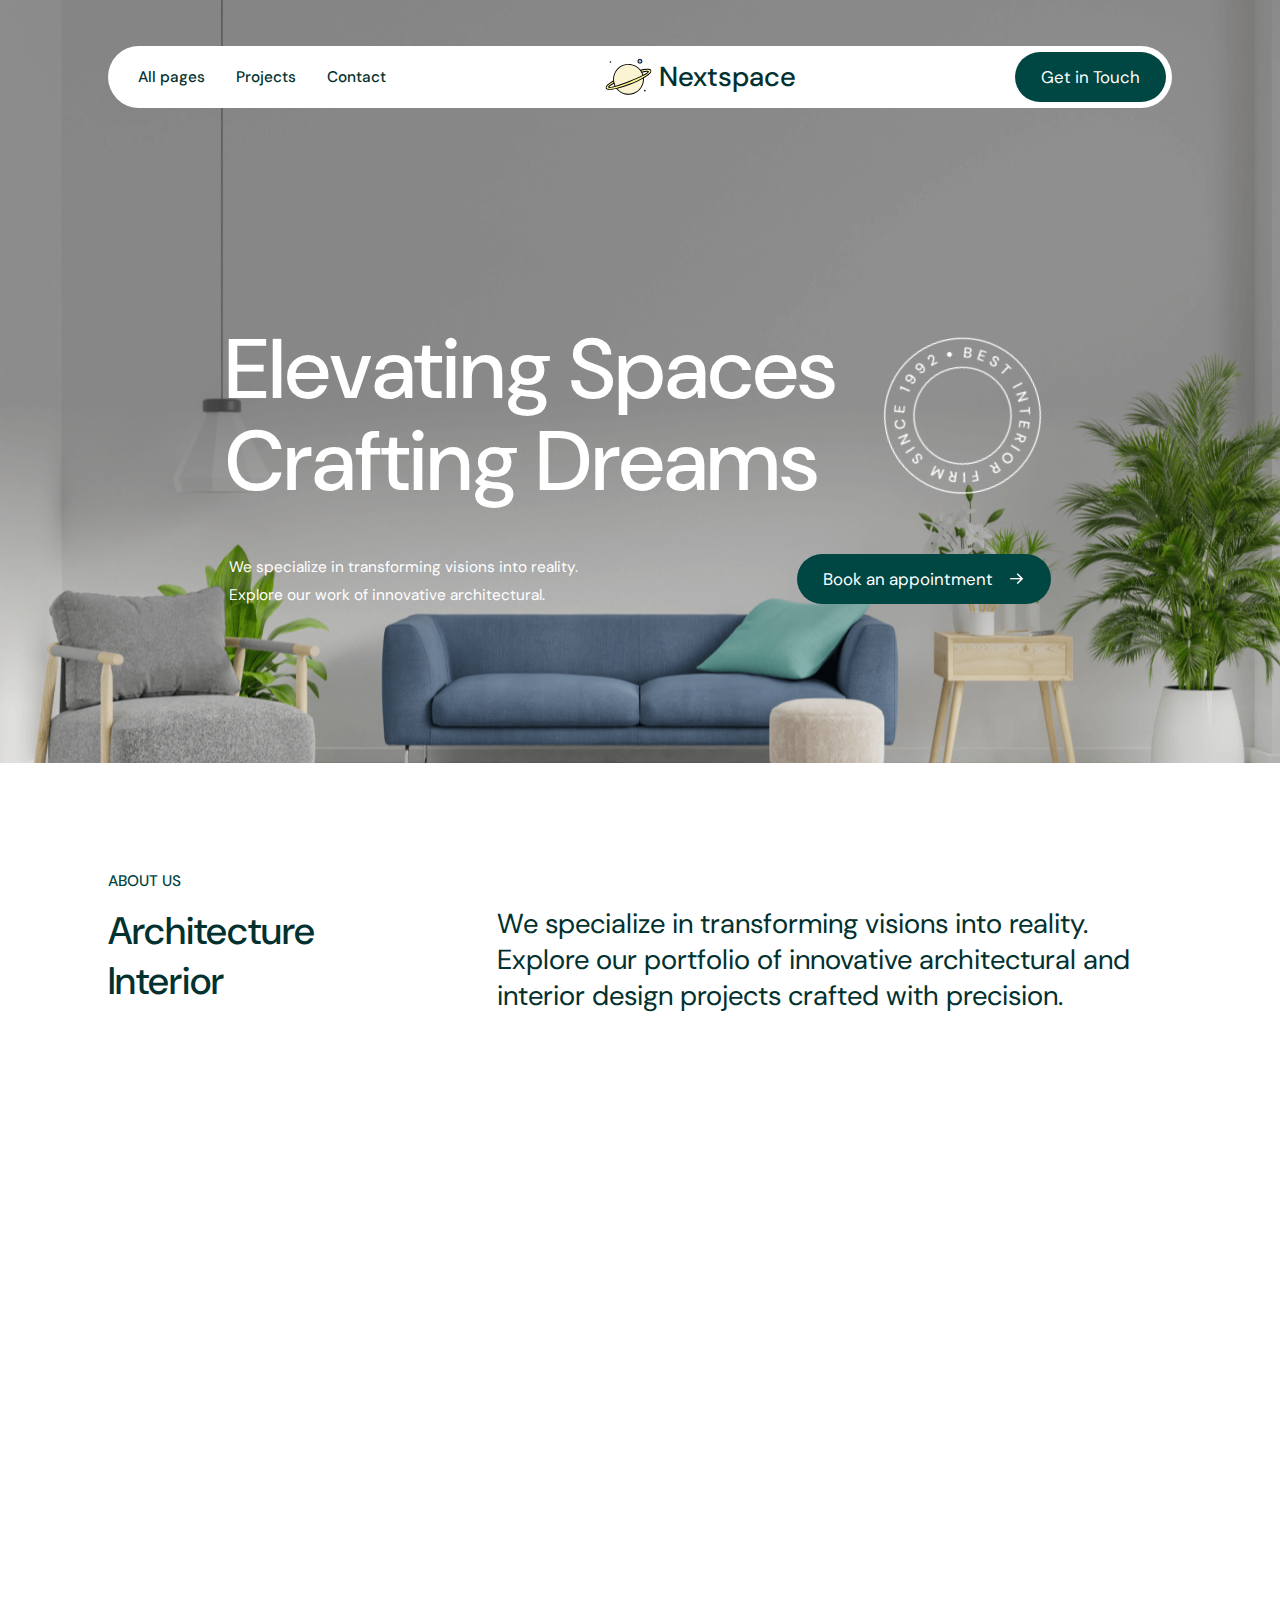
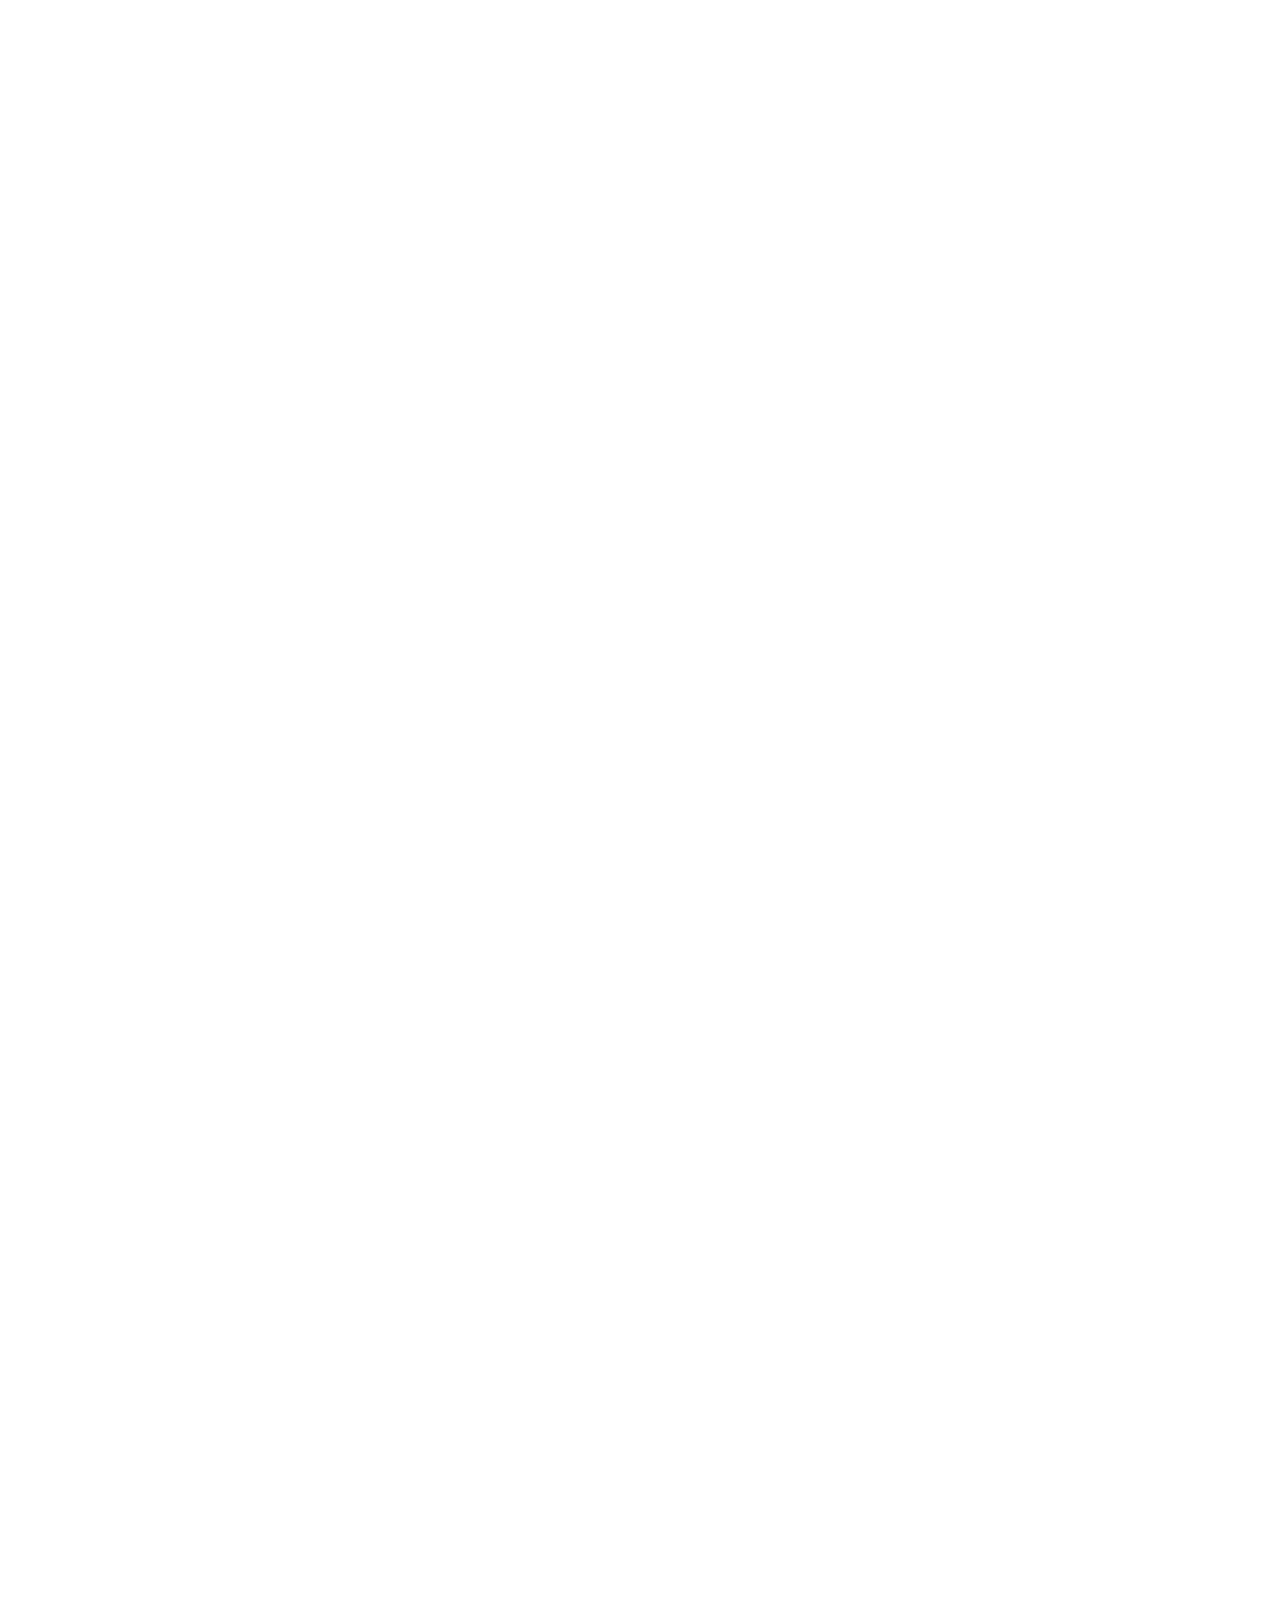
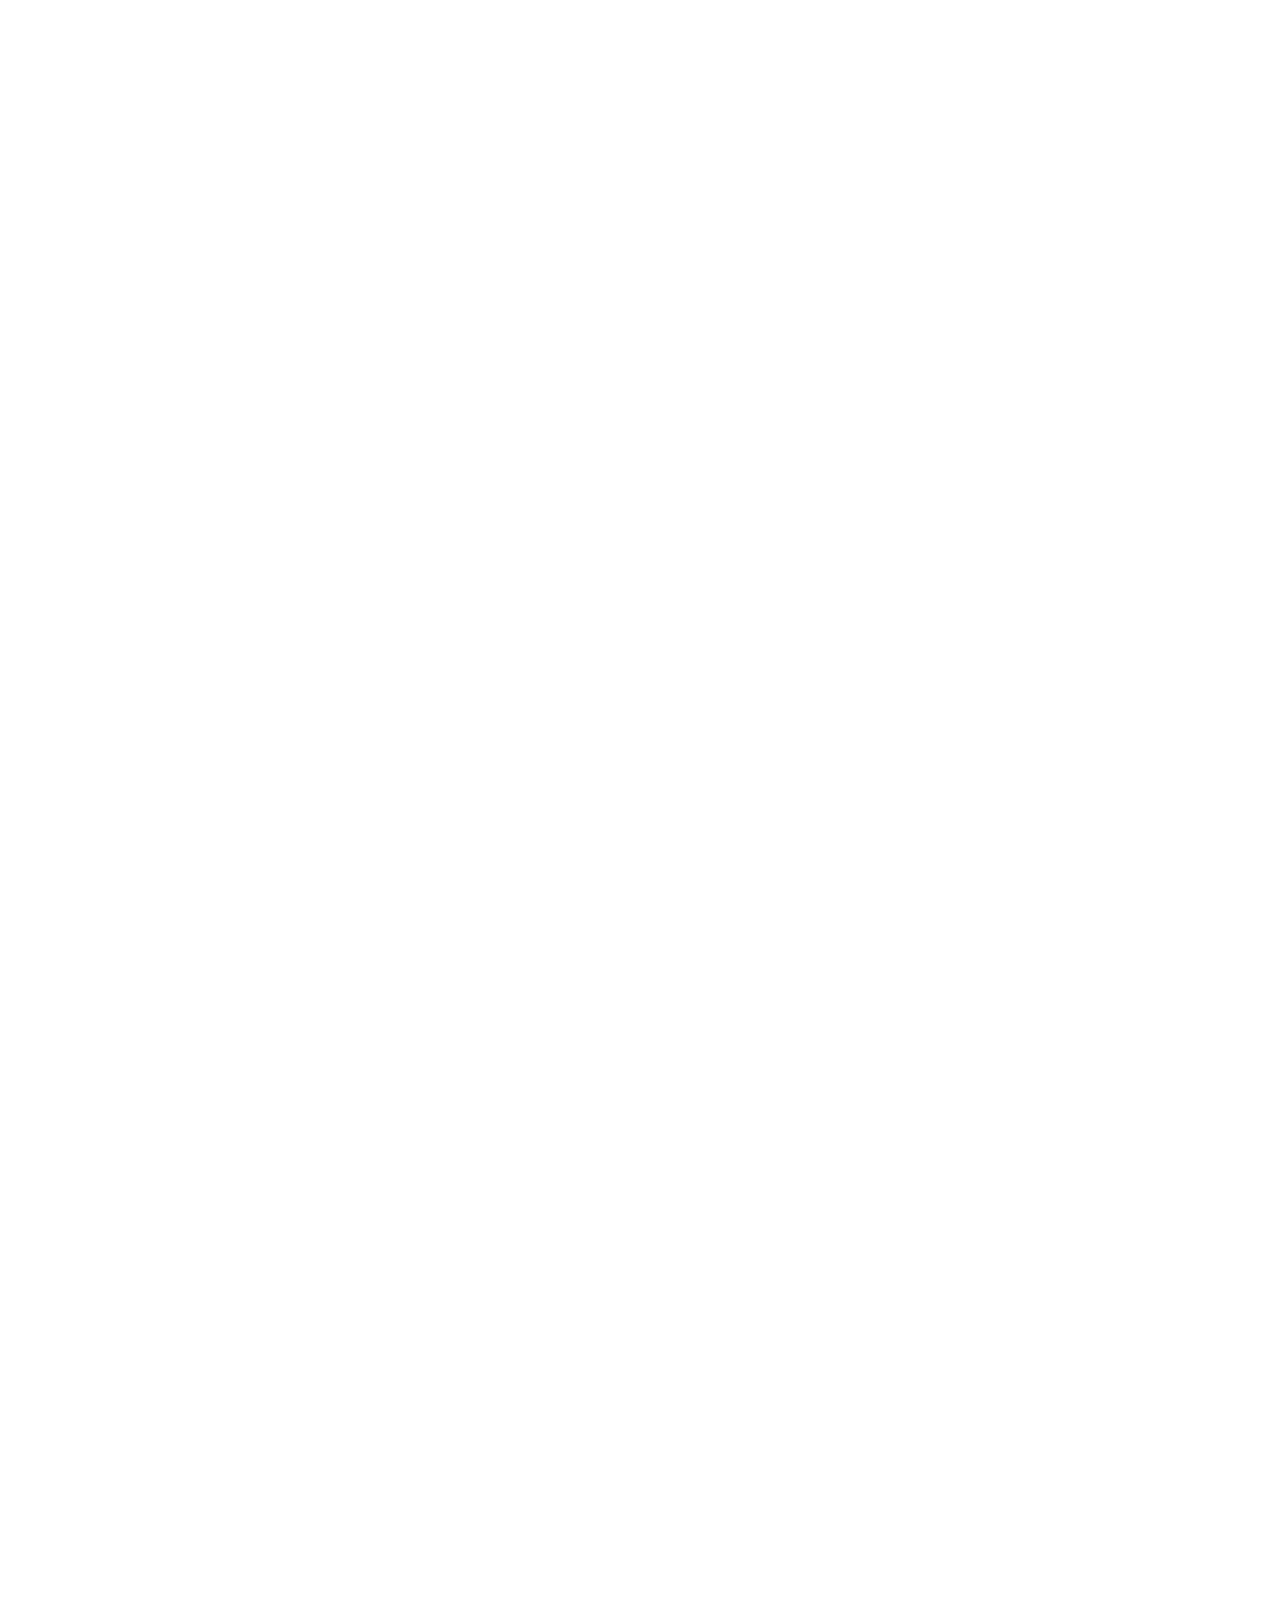
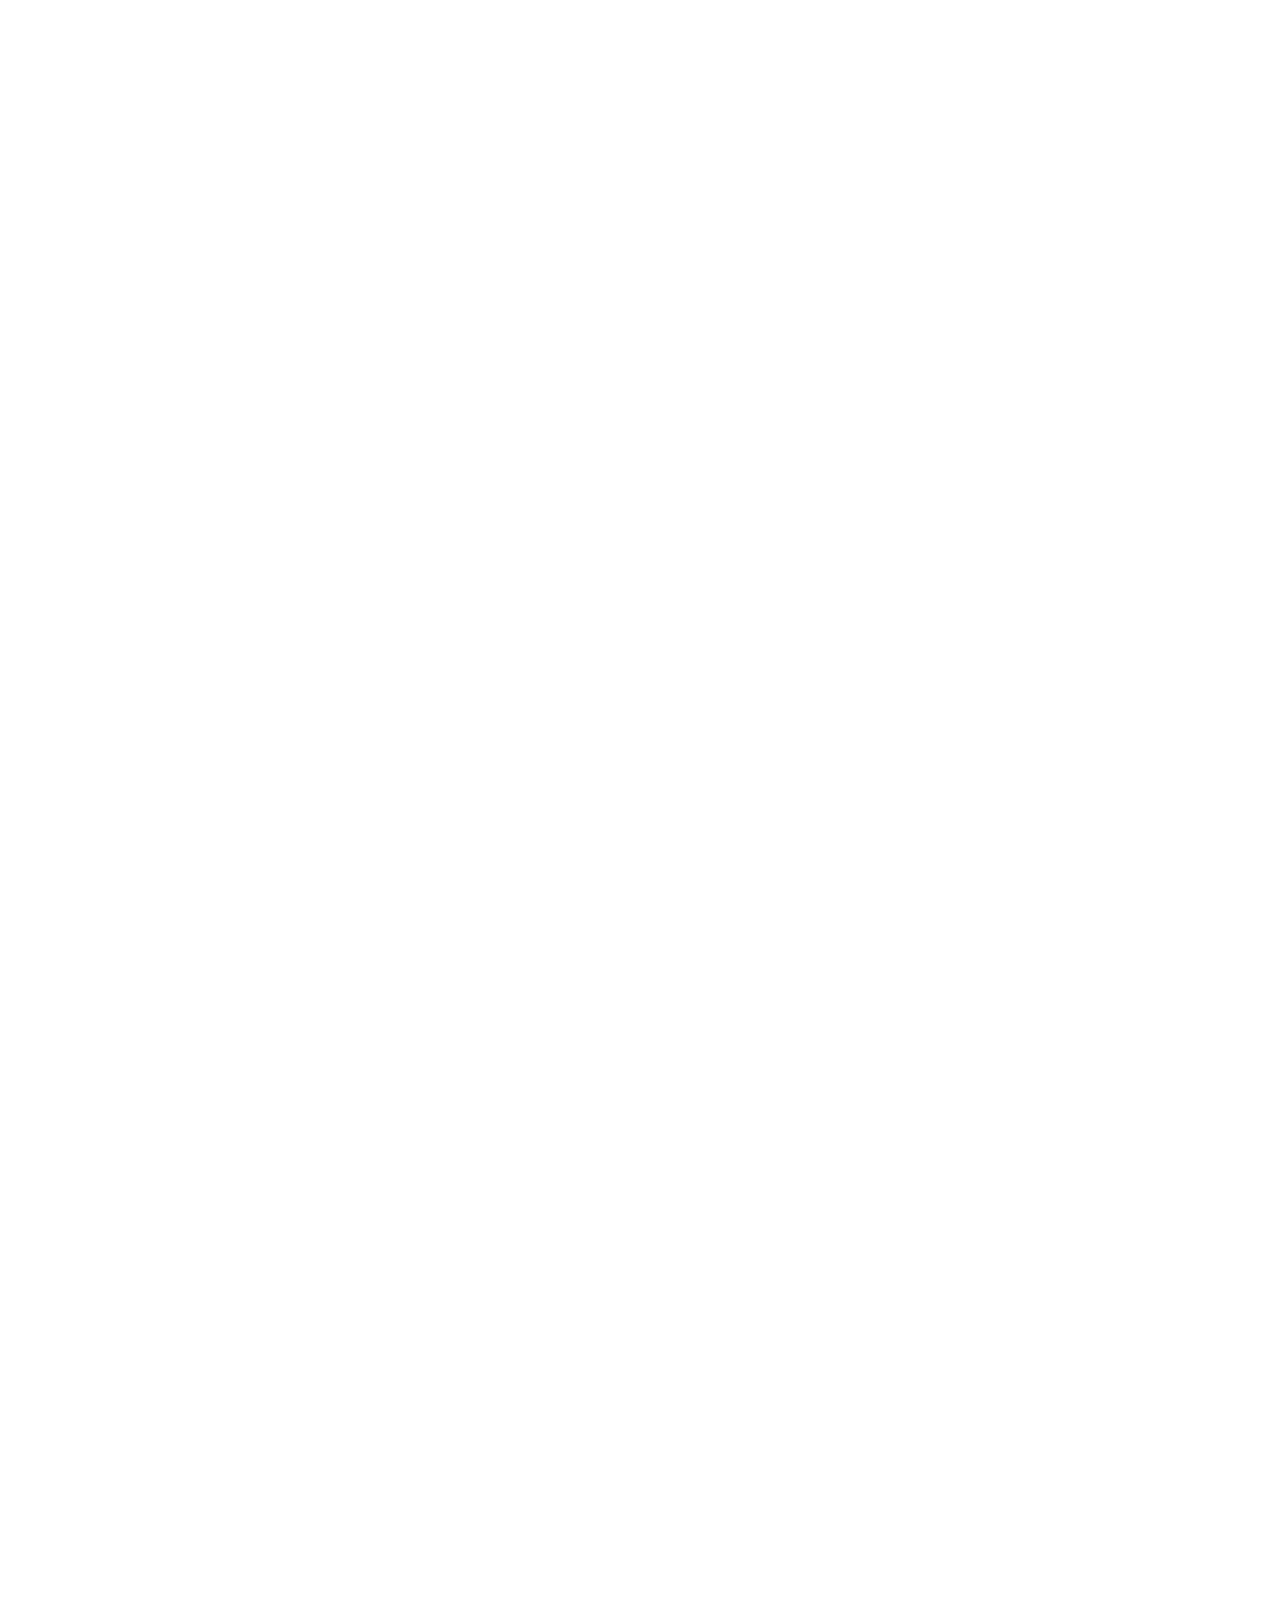
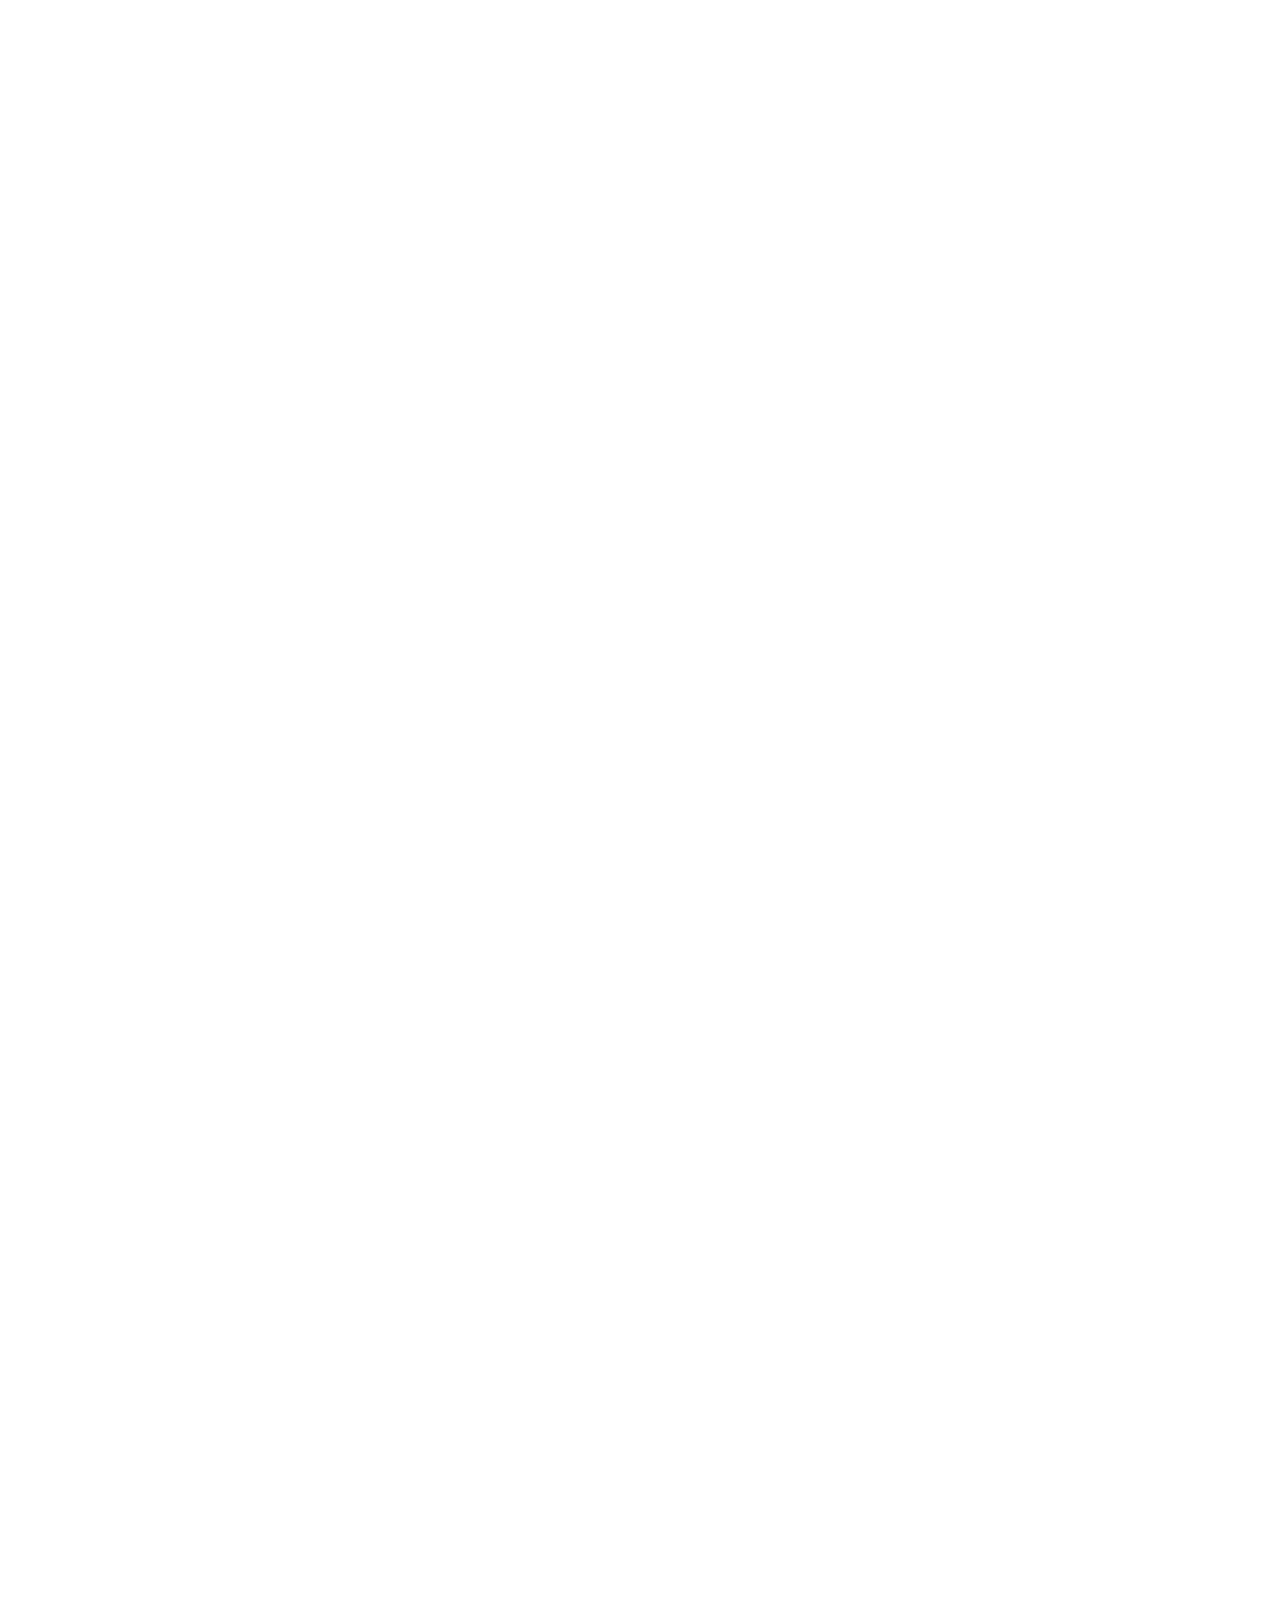
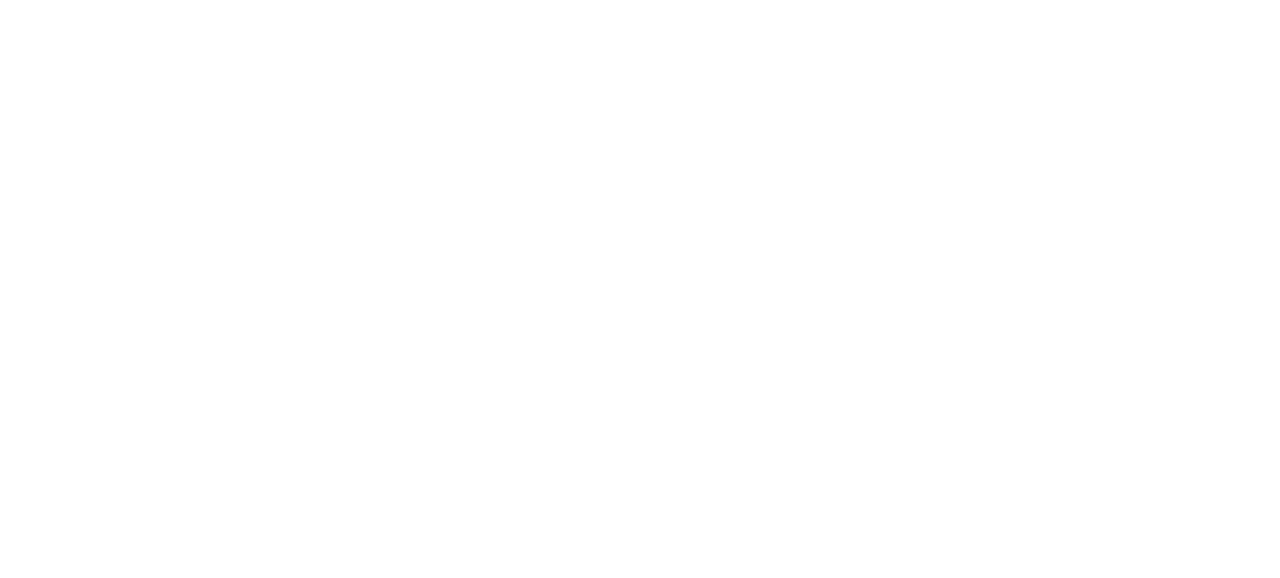
<file: index.html>
<!DOCTYPE html>
<html lang="en">
<head>
    <meta charset="UTF-8">
    <meta name="viewport" content="width=device-width, initial-scale=1.0">
    <title>Hotel Booking</title>
    <link rel="stylesheet" href="style.css">
    <link href='https://unpkg.com/boxicons@2.1.4/css/boxicons.min.css' rel='stylesheet'>
</head>
<body>
    <div class="container">
        <header class="fade-in">

<!-- Navigator bar here -->

            <nav>
                <ul class="nav-links">
                    <li class="drop-down">
                        <a href="index.html">All pages</a>
                        <div class="down">
                            <div class="drop-box">
                                <a href="index.html">Homepage</a>
                                <a href="about.html">About</a>
                                <a href="service.html">Service</a>
                                <a href="review.html">Review</a>
                                <a href="blog.html">Blog</a>
                                <a href="gallery.html">Gallery</a>
                                <a href="career.html">Career</a>
                                <a href="term.html">Terms</a>
                                <a href="privacy.html">Privacy</a>
                                <a href="faq.html">FAQs</a>
                            </div>
                        </div>
                    </li>
                    <li><a href="project.html">Projects</a></li>
                    <li><a href="contact.html">Contact</a></li>
                </ul>
                <div class="logo">
                    <img src="./home/Clip path group.svg" alt="">
                    <p>Nextspace</p>
                </div>
                <div class="burger">
                    <div class="line1"></div>
                    <div class="line2"></div>
                    <div class="line3"></div>
                </div>
                <button class="get-btn" onclick="window.location.href='contact.html'">Get in Touch</button>
            </nav>

<!-- Navigation Bar Ends -->

<!-- Hero Section Start -->

            <div class="hero-head">
                <h1>Elevating Spaces Crafting Dreams</h1>
                <img src="./home/Hero-Card.svg" alt="">
            </div>
            <div class="hero-text">
                <p>We specialize in transforming visions into reality.
                    Explore our work of innovative architectural.
                </p>
                <div class="appoint">
                    <button onclick="window.location.href='contact.html'">Book an appointment <i class='bx bx-arrow-back' ></i></button>
                </div>
            </div>
        </header>

<!-- Hero Section Ends -->
        <main class="fade-in">
            <section class="fade-in" id="about">
                <h3>ABOUT US</h3>
                <div class="about">
                    <h2>Architecture Interior</h2>
                    <p>We specialize in transforming visions into reality. Explore
                        our portfolio of innovative architectural and interior design
                        projects crafted with precision.
                    </p>
                </div>
            </section>
            <section class="fade-in" id="scroll">
                <div class="scroll-content">
                    <img src="./home/About-Image.svg" alt="img1">
                    <img src="./home/About-Image3.svg" alt="img2">
                    <img src="./home/About-Image2.svg" alt="img3">
                    <img src="./home/About-Image3.svg" alt="img1">
                    <img src="./home/About-Image.svg" alt="img2">
                    <img src="./home/About-Image3.svg" alt="img3">
                    <img src="./home/About-Image2.svg" alt="img1">
                    <img src="./home/About-Image3.svg" alt="img2">
                    <img src="./home/About-Image.svg" alt="img3">
                    <img src="./home/About-Image3.svg" alt="img1">
                    <img src="./home/About-Image2.svg" alt="img2">
                    <img src="./home/About-Image3.svg" alt="img3">
                  </div>
            </section>
            <section class="fade-in" id="acomplish-flex">
                <div class="acomplish">
                    <h1>8k</h1>
                    <h4>Interior Projects</h4>
                    <p>Designs we have finished
                        in last 32 years.
                    </p>
                </div>
                <div class="acomplish">
                    <h1>31</h1>
                    <h4>Years of Work</h4>
                    <p>Creations delivered in the
                        last 32 years.</p>
                </div>
                <div class="acomplish">
                    <h1>12k</h1>
                    <h4>Satisfied Clients</h4>
                    <p>Works accomplished in
                        the past 32 years.
                    </p>
                </div>
                <div class="acomplish">
                    <h1>97%</h1>
                    <h4>Happy Rate</h4>
                    <p>Projects completed over
                        the past 32 years.
                    </p>
                </div>
            </section>
            <section class="fade-in" id="testimonial">
                <div class="testimoney">
                    <h3>TESTIMONIALS</h3>
                    <h2>Client Stories</h2>
                    <div class="testimonial-slider">
                        <div class="testimonial active">
                            <p>"Dedicated to making visions a reality, we
                                invite you to explore our portfolio of
                                innovative architectural and interior design
                                creations, executed with utmost precision."
                            </p>
                            <p class="name">Ishan Veer</p>
                            <p class="secname">Aadidev Gabbar</p>
                        </div>
                        <div class="testimonial">
                            <p>“We specialize in transforming visions into reality.
                                 Explore our portfolio of innovative architectural 
                                 and interior design projects crafted with precision.”
                            </p>
                            <p class="name">Aadidev Gabbar</p>
                            <p class="secname">Aadidev Gabbar</p>
                        </div>
                        <div class="testimonial">
                            <p>"Our expertise lies in turning dreams into tangible spaces.
                                 Discover our collection of cutting-edge architectural and 
                                 interior design works, meticulously crafted to perfection."
                           </p>
                           <p class="name">Devansh Raghav</p>
                           <p class="secname">Aadidev Gabbar</p>
                        </div>
                    </div>
                    <div class="testimonial-icon">
                        <i class='bx bx-left-arrow-alt' ></i>
                        <i class='bx bx-right-arrow-alt' ></i>
                    </div>
                </div>
                <img src="./home/client.svg" alt="">
            </section>
            <section class="fade-in" id="service">
                <h3>SERVICES</h3>
                <div class="service-flex">
                    <h2>Get your dream home
                        with expert help.
                    </h2>
                    <div class="appoint">
                        <button onclick="window.location.href='contact.html'">Book an appointment <i class='bx bx-arrow-back' ></i></button>
                    </div>
                </div>
                <div class="layout-flex">
                    <div class="layout">
                        <img src="./home/Service-image2.svg" alt="">
                        <h4>Office Space Interior</h4>
                        <p>Maximizing space is essential in interior design.
                            Think about furniture placement.
                        </p>
                    </div>
                    <div class="layout">
                        <img src="./home/Service-image.svg" alt="">
                        <h4>Home Decoration</h4>
                        <p>Efficient use of space is crucial in home interior
                            design. Consider the layout of furniture.
                        </p>
                    </div>
                    <div class="layout">
                        <img src="./home/Service-image3.svg" alt="">
                        <h4>Hospitality Decor</h4>
                        <p>Maximizing space is essential in interior design.
                            Think about furniture placement.
                        </p>
                    </div>
                </div>
            </section>
            <section class="fade-in" id="process">
                <div class="grid proc">
                    <h3>PROCESS</h3>
                    <H2>Our Working Process</H2>
                </div>
                <div class="grid pro">
                    <h3>01</h3>
                    <h2>Initial Consultation</h2>
                    <p>The process often begins with an initial
                        consultation between the designer/architect.
                        Get started from here.
                    </p>
                </div>
                <div class="grid pro">
                    <h3>02</h3>
                    <h2>Concept Development</h2>
                    <p>In this stage, the designer/architect gathers
                        detailed information about the project
                        requirements.
                    </p>
                </div>
                <div class="grid pro">
                    <h3>03</h3>
                    <h2>Design Development</h2>
                    <p>Depending on the project scope and location,
                        the designer/architect may assist the client in
                        obtaining.
                    </p>
                </div>
                <div class="grid pro">
                    <h3>04</h3>
                    <h2>Permitting & Approvals</h2>
                    <p>Depending on the project scope and location,
                        the designer/architect may assist the client.
                        We work to make you 100% happy.
                    </p>
                </div>
                <div class="grid pro">
                    <h3>05</h3>
                    <h2>Project Closeout</h2>
                    <p>Once construction is complete, the
                        designer/architect conducts a final inspection
                        of the project.</p>
                </div>
            </section>
            <section class="fade-in" id="works">
                <div class="grid works">
                    <h3>WORKS</h3>
                    <h2>Our Projects & Designs</h2>
                </div>
                <div class="grid work">
                    <img src="./home/proj1.svg" alt="">
                    <div class="hyper">
                        <div class="locate">
                            <p>Orion Home Studio Interior</p>
                            <p>Dallas, TX</p>
                        </div>
                        <i class='bx bx-right-arrow-alt'></i>
                    </div>
                </div>
                <div class="grid work">
                    <img src="./home/proj2.svg" alt="">
                    <div class="hyper">
                        <div class="locate">
                            <p>D-Orex Home Interior</p>
                            <p>Milwaukee, WI</p>
                        </div>
                        <i class='bx bx-right-arrow-alt'></i>
                    </div>
                </div>
                <div class="grid work">
                    <img src="./home/proj3.svg" alt="">
                    <div class="hyper">
                        <div class="locate">
                            <p>Home Corner Interior</p>
                            <p>Boston, MA</p>
                        </div>
                        <i class='bx bx-right-arrow-alt'></i>
                    </div>
                </div>
                <div class="grid work">
                    <img src="./home/proj4.svg" alt="">
                    <div class="hyper">
                        <div class="locate">
                            <p>EcoChic Home Styling</p>
                            <p>Miami, FL</p>
                        </div>
                        <i class='bx bx-right-arrow-alt'></i>
                    </div>
                </div>
                <div class="grid work">
                    <img src="./home/proj5.svg" alt="">
                    <div class="hyper">
                        <div class="locate">
                            <p>Grayic Office Interior</p>
                            <p>Washington, D.C.</p>
                        </div>
                        <i class='bx bx-right-arrow-alt'></i>
                    </div>
                </div>
                <div class="grid workss">
                    <button onclick="window.location.href='project.html'">See more projects <i class='bx bx-arrow-back'></i></button>
                </div>
            </section>
            <section class="fade-in" id="unlock">
                <div class="unlock-flex">
                    <div class="head-text">
                        <h1>Unlock Your Dream
                            Home Today!
                        </h1>
                    </div>
                    <div class="head-info">
                        <p>We encourage clients to actively participate in discussions,
                            share their ideas, preferences, and feedback.
                        </p>
                        <div class="head-btn">
                            <button onclick="window.location.href='contact.html'">Get in touch <i class='bx bx-arrow-back'></i></button>
                            <button onclick="window.location.href='tel:+234 9022 532 359'">+234 9022 532 359</button>
                        </div>
                    </div>
                </div>
            </section>
            <section class="fade-in" id="question">
                <div class="quest-flex">
                    <h3>FAQS</h3>
                    <h2>Still Have A Question</h2>
                    <button onclick="window.location.href='faq.html'">See all FAQs<i class='bx bx-arrow-back'></i></button>
                </div>
                <div class="faq">
                    <div class="faq-item">
                      <div class="faq-question">
                        <p>01</p>
                        <span>How involved can I be in the design process?</span>
                        <i class="bx bx-chevron-down faq-icon"></i>
                      </div>
                      <div class="faq-answer">We believe in collaboration and value your input throughout
                         the design process. We encourage clients to actively participate in discussions,
                          share their ideas, preferences, and feedback.
                      </div>
                    </div>
                    <div class="faq-item">
                        <div class="faq-question">
                          <p>02</p>
                          <span>What types of projects does Nextspace specialize in?</span>
                          <i class="bx bx-chevron-down faq-icon"></i>
                        </div>
                        <div class="faq-answer">We believe in collaboration and value your input throughout
                           the design process. We encourage clients to actively participate in discussions,
                            share their ideas, preferences, and feedback.
                        </div>
                    </div>
                    <div class="faq-item">
                        <div class="faq-question">
                          <p>03</p>
                          <span>What is the typical timeline for completing a project?</span>
                          <i class="bx bx-chevron-down faq-icon"></i>
                        </div>
                        <div class="faq-answer">We believe in collaboration and value your input throughout
                           the design process. We encourage clients to actively participate in discussions,
                            share their ideas, preferences, and feedback.
                        </div>
                    </div>
                    <div class="faq-item">
                        <div class="faq-question">
                          <p>04</p>
                          <span>What types of projects does Nextspace specialize in?</span>
                          <i class="bx bx-chevron-down faq-icon"></i>
                        </div>
                        <div class="faq-answer">We believe in collaboration and value your input throughout
                           the design process. We encourage clients to actively participate in discussions,
                            share their ideas, preferences, and feedback.
                        </div>
                    </div>
                    <div class="faq-item">
                        <div class="faq-question">
                          <p>05</p>
                          <span>What sets your firm apart from others in the industry?</span>
                          <i class="bx bx-chevron-down faq-icon"></i>
                        </div>
                        <div class="faq-answer">We believe in collaboration and value your input throughout
                           the design process. We encourage clients to actively participate in discussions,
                            share their ideas, preferences, and feedback.
                        </div>
                    </div>
                </div>
            </section>
        </main>
        <footer class="fade-in">
            <div class="first-foot">
                <div class="grid one">
                    <h2>Ready To Build Your Dream Project</h2>
                    <button class="get-btn" onclick="window.location.href='contact.html'">Get in touch<i class='bx bx-arrow-back'></i></button>
                </div>
                <div class="grid two">
                    <p>Company</p>
                    <a href="project.html">Projects</a>
                    <a href="about.html">About</a>
                    <a href="contact.html">Contact</a>
                    <a href="career.html">Career</a>
                </div>
                <div class="grid two">
                    <p>Pages</p>
                    <a href="faq.html">FAQ</a>
                    <a href="term.html">Terms & Condition</a>
                    <a href="privacy.html">Policies</a>
                    <a href="blog.html">Blog</a>
                </div>
            </div>
            <div class="second-foot">
                <div class="grid four">
                    <div class="logo">
                        <img src="./home/Clip path group.svg" alt="">
                        <p>Nextspace</p>
                    </div>
                    <P>Develops conceptual design ideas, refines
                        them into detailed plans.
                    </P>
                </div>
                <div class="grid five">
                    <p>70 University Ave Palo Alto, CA 94301</p>
                    <a href="#">650.671.1706</a>
                    <a href="mailto:nextgentechie@gmail.com">nextgentechie@gmail.com</a>
                </div>
                <div class="grid six">
                    <a href="#">Instagram</a>
                    <a href="#">Twitter</a>
                    <a href="#">Linkedin</a>
                </div>
            </div>
        </footer>
    </div>
    <script src="script.js"></script>
</body>
</html>
</file>
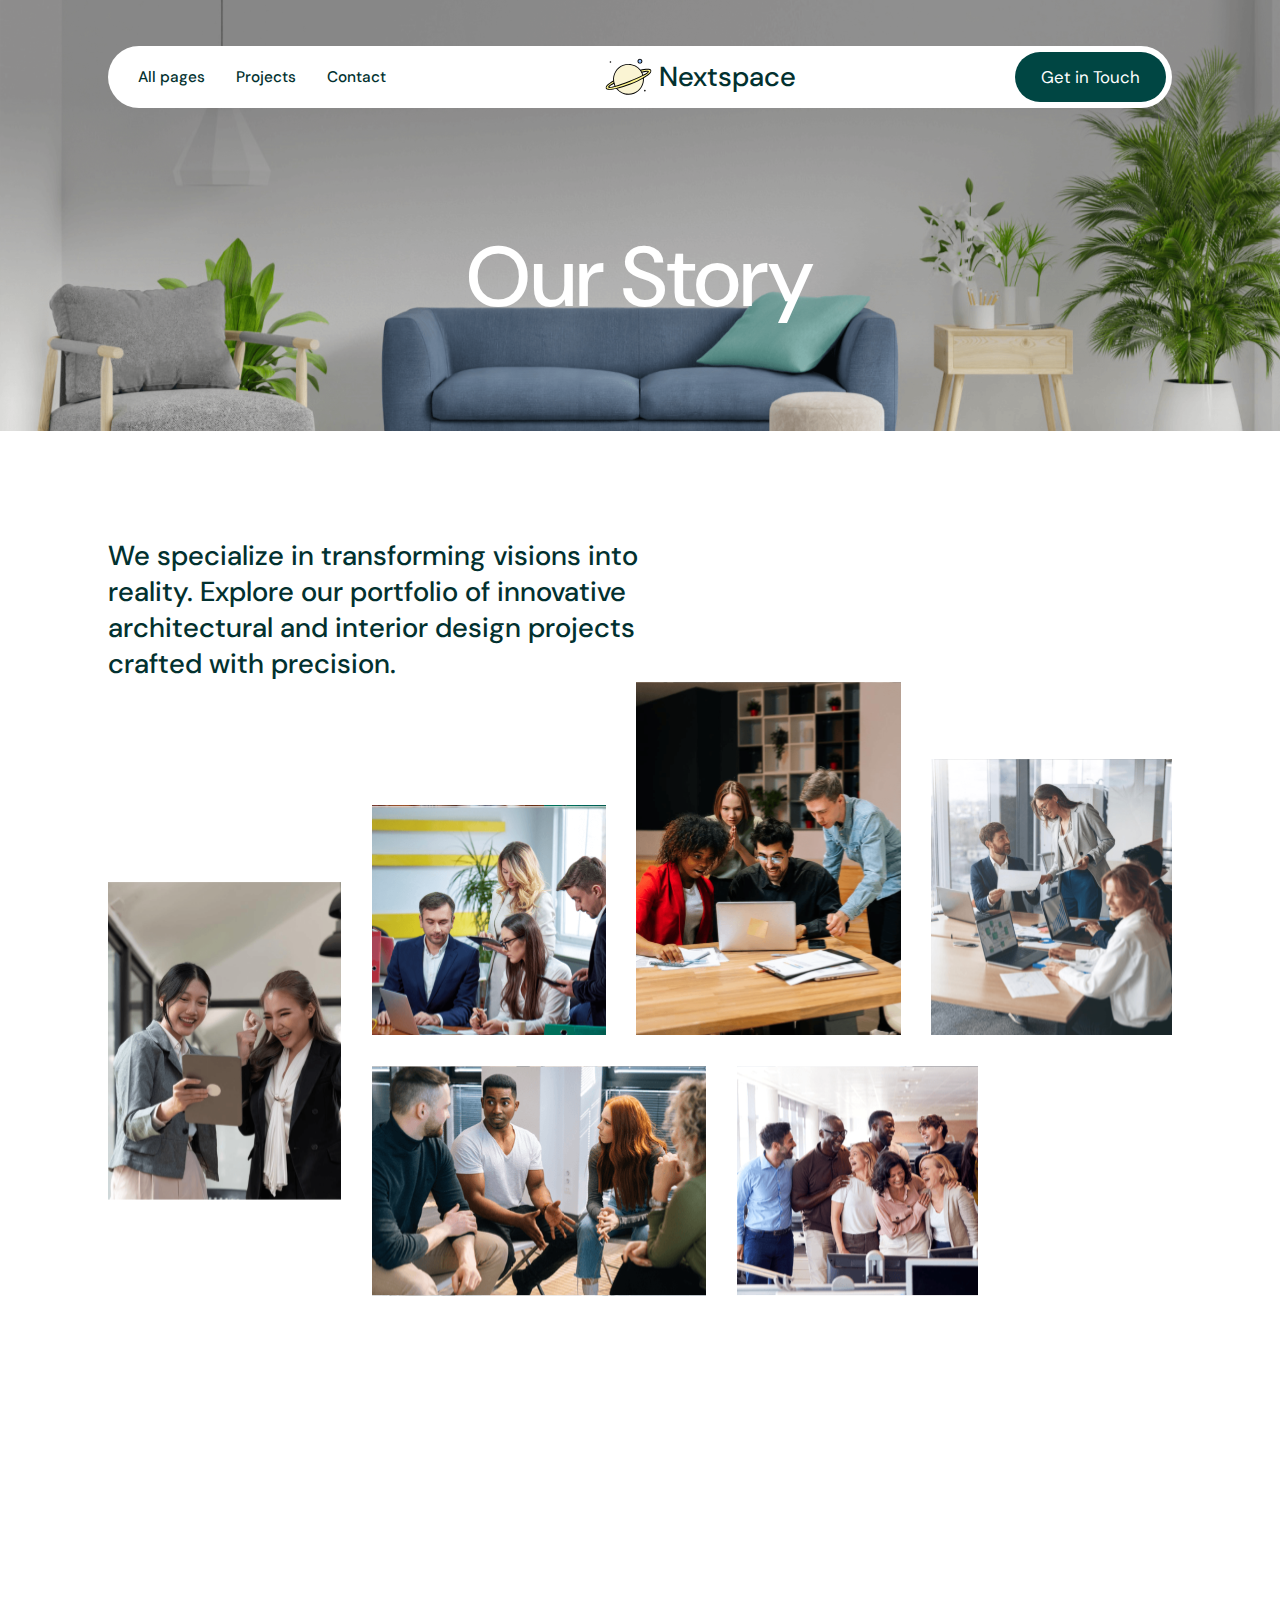
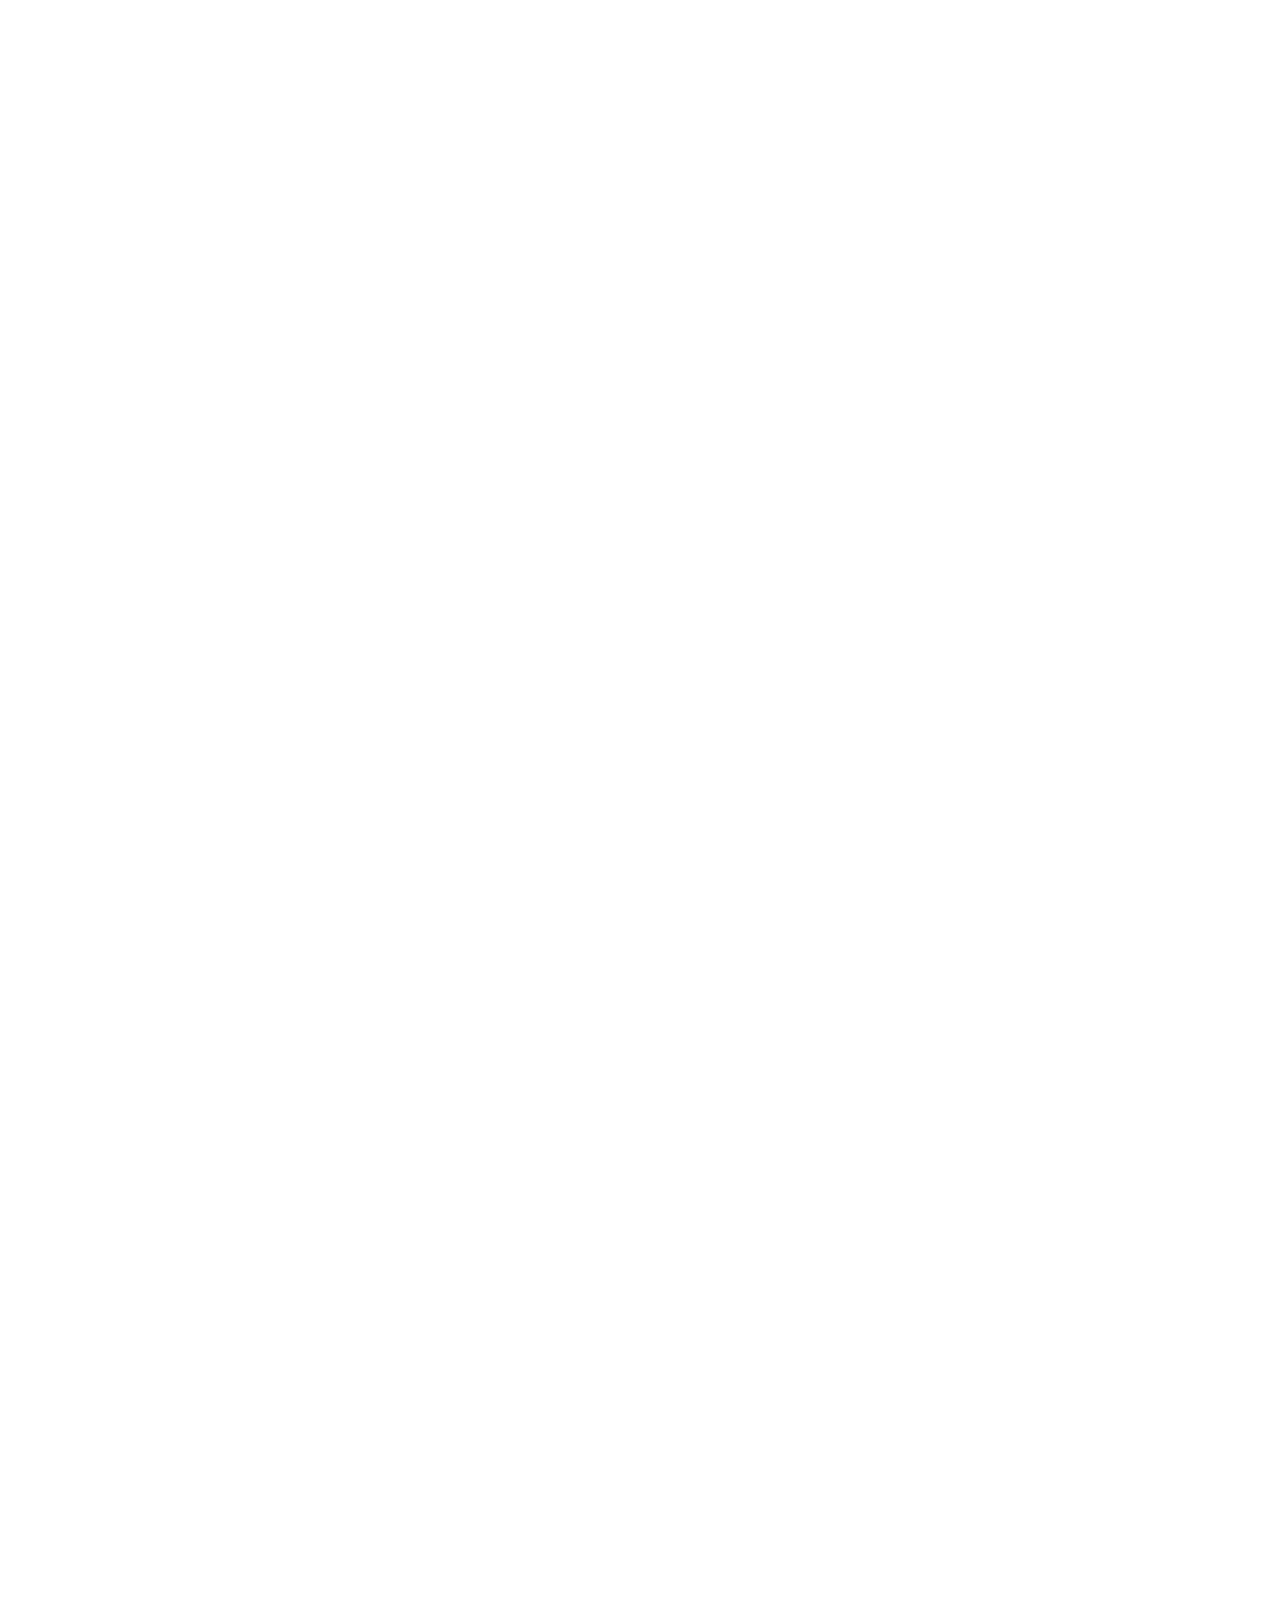
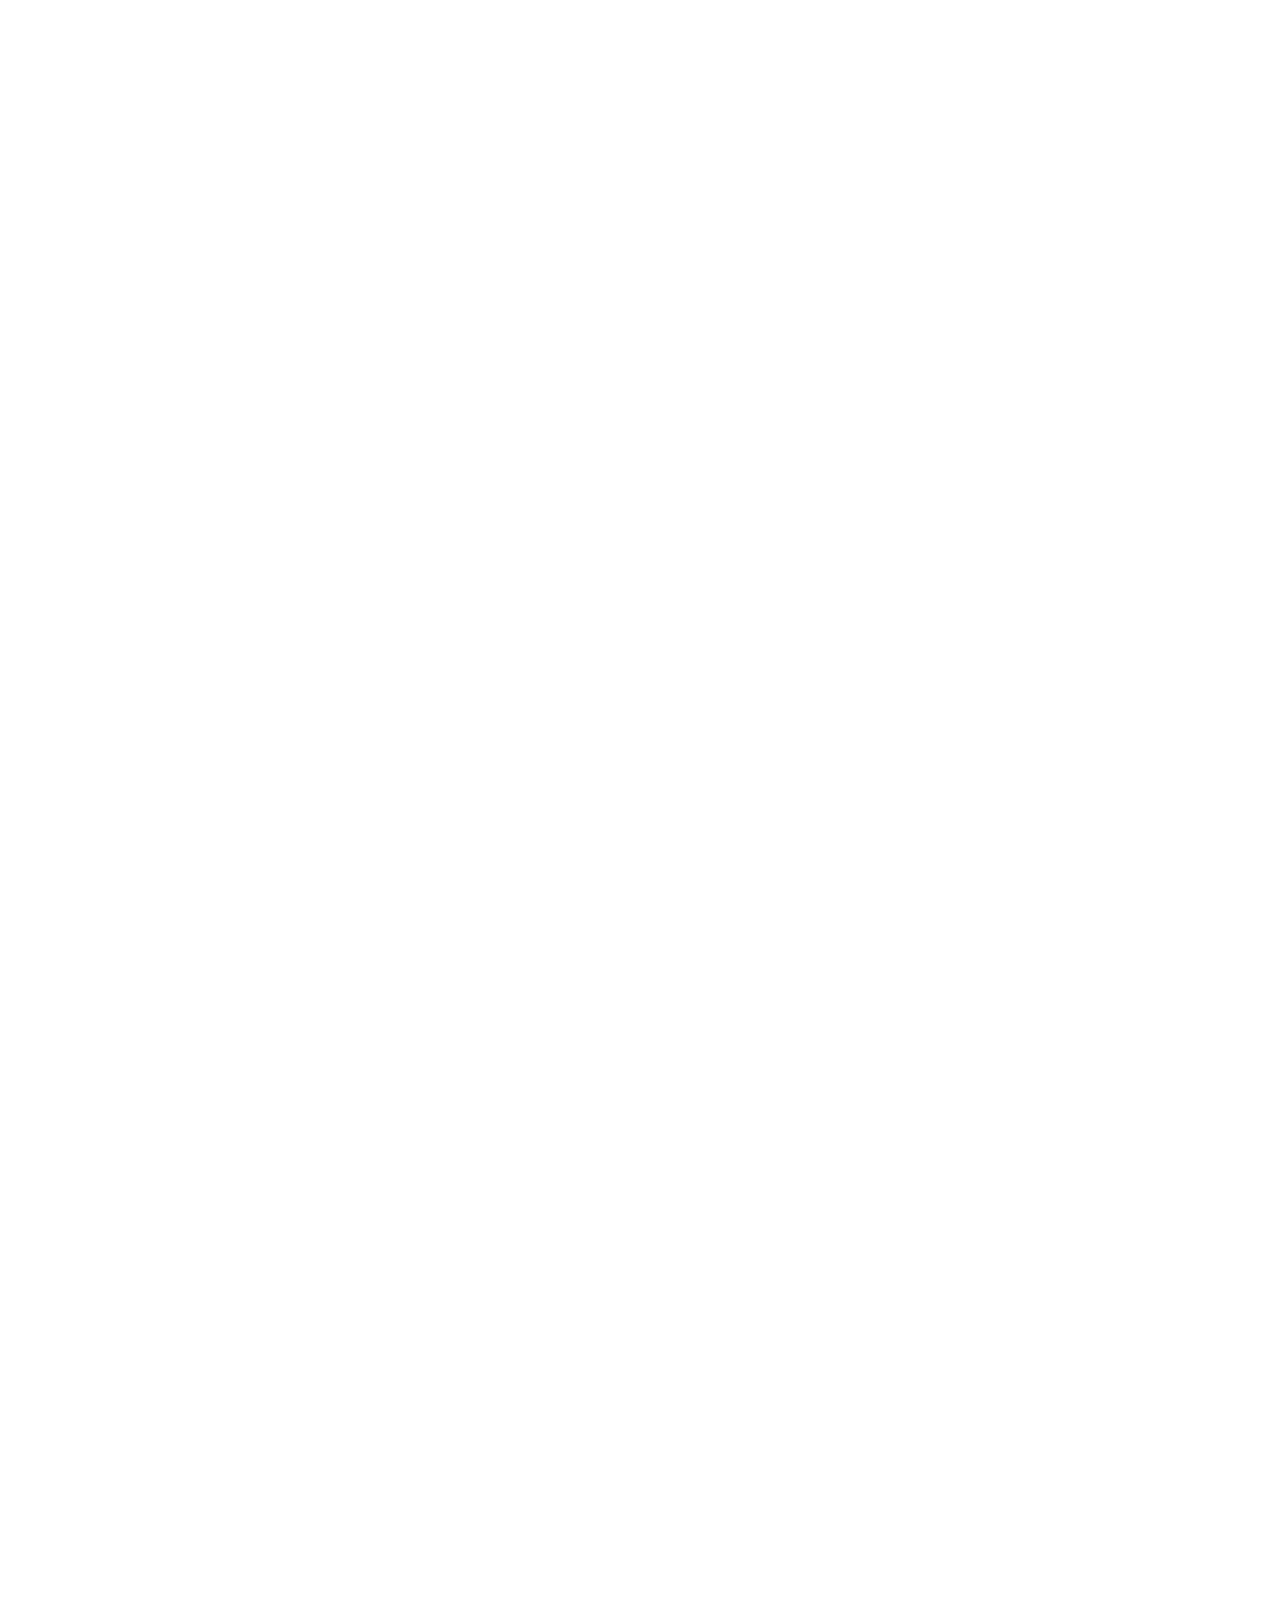
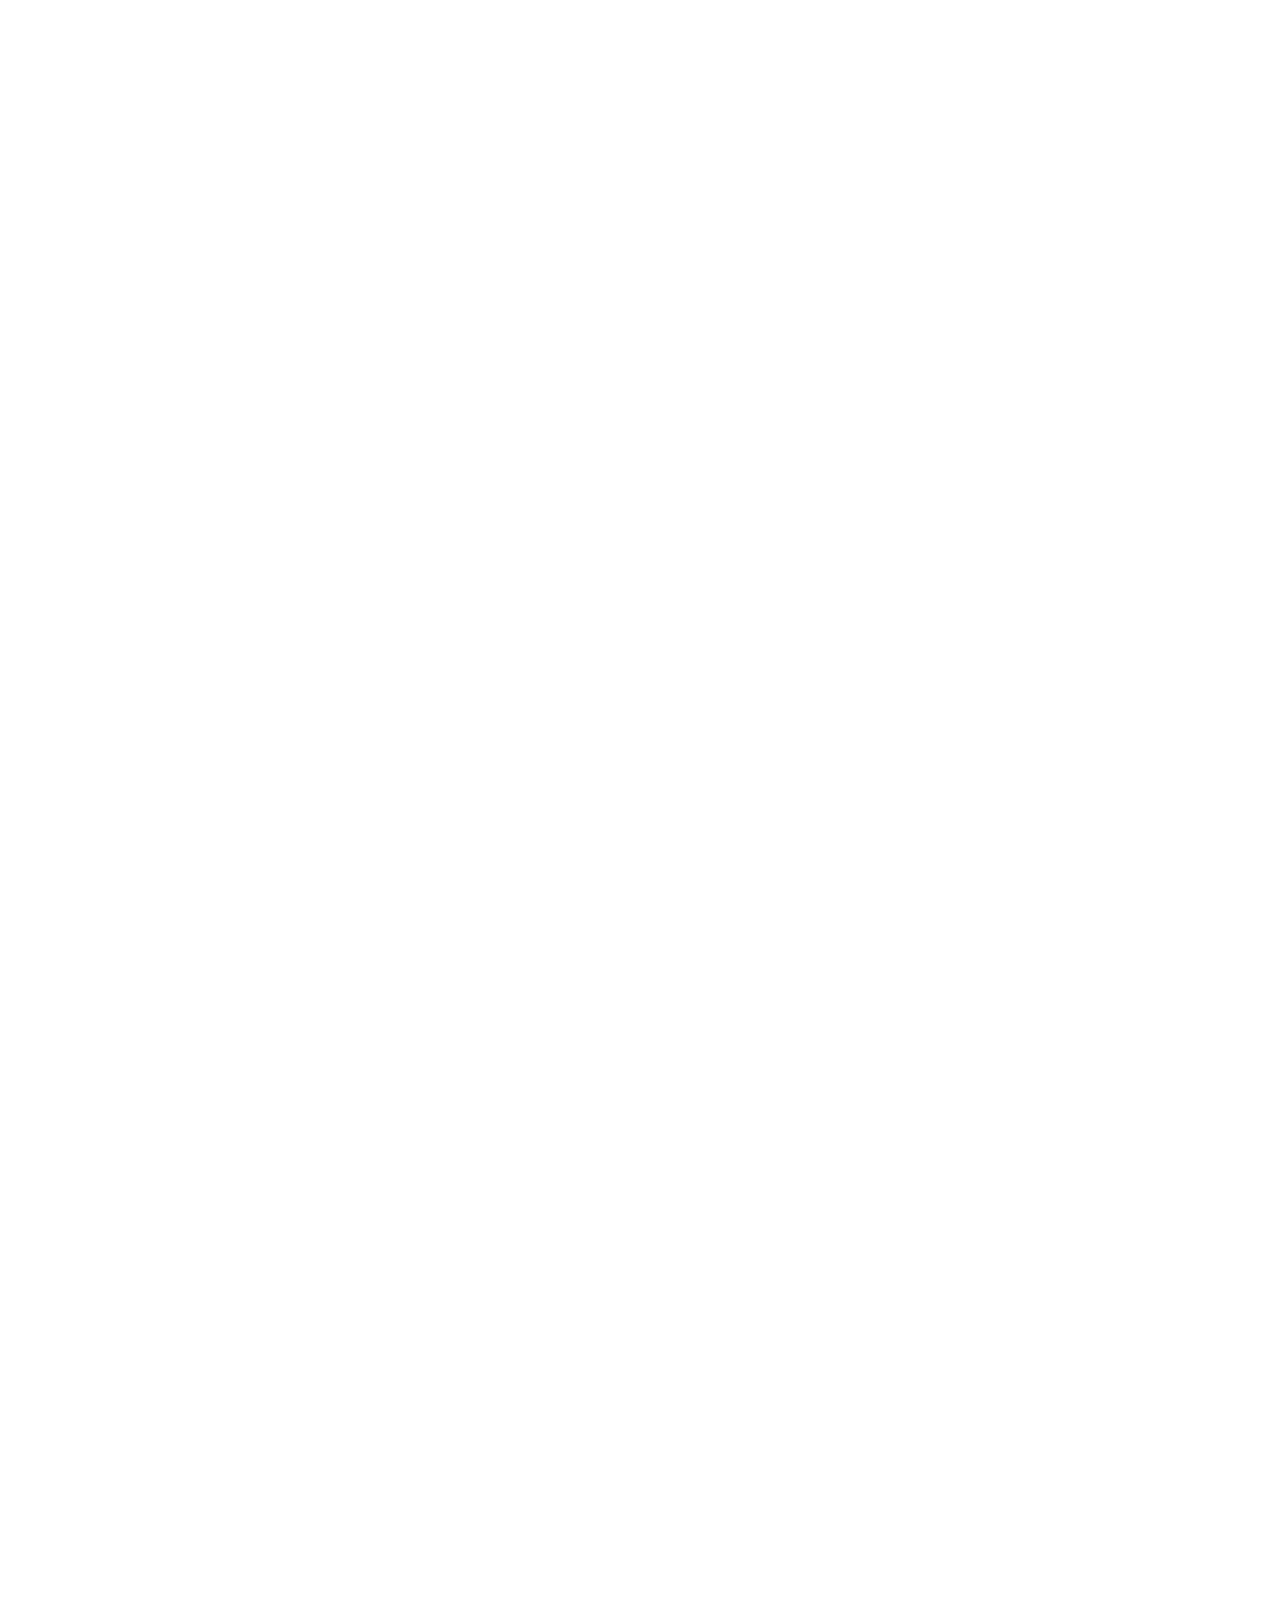
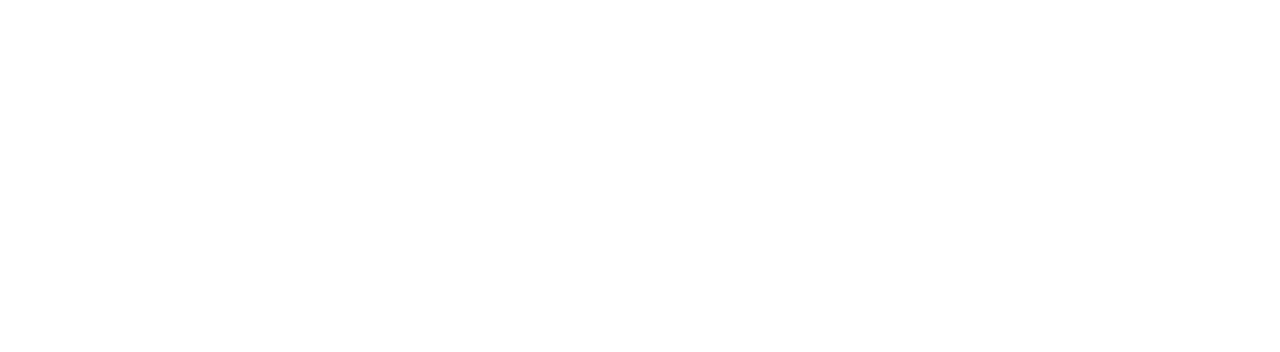
<file: about.html>
<!DOCTYPE html>
<html lang="en">
<head>
    <meta charset="UTF-8">
    <meta name="viewport" content="width=device-width, initial-scale=1.0">
    <title>Hotel Booking</title>
    <link rel="stylesheet" href="about.css">
    <link href='https://unpkg.com/boxicons@2.1.4/css/boxicons.min.css' rel='stylesheet'>
</head>
<body>
    <div class="container">
        <header class="fade-in">
            <nav>
                <ul class="nav-links">
                    <li class="drop-down">
                        <a href="index.html">All pages</a>
                        <div class="down">
                            <div class="drop-box">
                                <a href="index.html">Homepage</a>
                                <a href="about.html">About</a>
                                <a href="service.html">Service</a>
                                <a href="review.html">Review</a>
                                <a href="blog.html">Blog</a>
                                <a href="gallery.html">Gallery</a>
                                <a href="career.html">Career</a>
                                <a href="term.html">Terms</a>
                                <a href="privacy.html">Privacy</a>
                                <a href="faq.html">FAQs</a>
                            </div>
                        </div>
                    </li>
                    <li><a href="project.html">Projects</a></li>
                    <li><a href="contact.html">Contact</a></li>
                </ul>
                <div class="logo">
                    <img src="./home/Clip path group.svg" alt="">
                    <p>Nextspace</p>
                </div>
                <div class="burger">
                    <div class="line1"></div>
                    <div class="line2"></div>
                    <div class="line3"></div>
                </div>
                <button class="get-btn" onclick="window.location.href='contact.html'">Get in Touch</button>
            </nav>
            <div class="hero-head">
                <h1>Our Story</h1>
            </div>
        </header>
        <main>
            <section class="fade-in" id="story">
                <h2>We specialize in transforming visions into
                    reality. Explore our portfolio of innovative
                    architectural and interior design projects
                    crafted with precision.
                </h2>
                <div class="grid-story">
                    <div class="grid one"></div>
                    <div class="grid two"></div>
                    <div class="grid three"></div>
                    <div class="grid four"></div>
                    <div class="grid five"></div>
                    <div class="grid six"></div>
                </div>
            </section>
            <section class="fade-in" id="challenge">
                <div class="left-call">
                    <h3>THE CHALLENGE</h3>
                    <h2>What We Offer</h2>
                </div>
                <div class="right-call">
                    <h2>We specialize in transforming visions into reality.
                        Explore our portfolio of innovative architectural
                        and interior design projects crafted with
                        precision.
                    </h2>
                    <p>Explanation of how personal information is used to maintain the security of interior
                        agency systems, prevent unauthorized access or fraud, and protect against other
                        unlawful activities. Assurance that personal information will only be collected and used
                        for purposes consistent with individuals' consent or preferences, where applicable, and
                        in accordance with applicable privacy laws and regulations.
                    </p>
                </div>
            </section>
            <seection class="fade-in" id="story-flex">
                <div>
                    <img src="./story/Work-image.svg" alt="">
                    <h3>Work-Life Balance</h3>
                    <p>Cultivating a healthy work-life balance
                        demonstrates an organization's commitment to
                        employee well-being.
                    </p>
                </div>
                <div>
                    <img src="./story/Work-image2.svg" alt="">
                    <h3>Professional Development</h3>
                    <p>A culture that prioritizes professional
                        development encourages continuous learning,
                        growth, and advancement.
                    </p>
                </div>
                <div>
                    <img src="./story/Work-image3.svg" alt="">
                    <h3>Wellness and Health</h3>
                    <p>Prioritizing employee wellness and health
                        initiatives demonstrates a commitment to
                        overall well-being.
                    </p>
                </div>
            </seection>
            <section class="fade-in" id="testimonial">
                <div class="testimoney">
                    <h3>TESTIMONIALS</h3>
                    <h2>Client Stories</h2>
                    <div class="testimonial-slider">
                        <div class="testimonial active">
                            <p>"Dedicated to making visions a reality, we
                                invite you to explore our portfolio of
                                innovative architectural and interior design
                                creations, executed with utmost precision."
                            </p>
                            <p class="name">Ishan Veer</p>
                            <p class="secname">Aadidev Gabbar</p>
                        </div>
                        <div class="testimonial">
                            <p>“We specialize in transforming visions into reality.
                                 Explore our portfolio of innovative architectural 
                                 and interior design projects crafted with precision.”
                            </p>
                            <p class="name">Aadidev Gabbar</p>
                            <p class="secname">Aadidev Gabbar</p>
                        </div>
                        <div class="testimonial">
                            <p>"Our expertise lies in turning dreams into tangible spaces.
                                 Discover our collection of cutting-edge architectural and 
                                 interior design works, meticulously crafted to perfection."
                           </p>
                           <p class="name">Devansh Raghav</p>
                           <p class="secname">Aadidev Gabbar</p>
                        </div>
                    </div>
                    <div class="testimonial-icon">
                        <i class='bx bx-left-arrow-alt' ></i>
                        <i class='bx bx-right-arrow-alt' ></i>
                    </div>
                </div>
                <img src="./home/client.svg" alt="">
            </section>
            <section class="fade-in" id="team">
                <div class="team-head">
                    <h3>THE SOLUTIONS</h3>
                    <h2>Meet the Team</h2>
                </div>
                <div class="team-grid">
                    <div class="meet first">
                        <img src="./story/Team-image.svg" alt="">
                        <div class="meet-flex">
                            <h4>MAx De Lucia</h4>
                            <p>Co-Founder</p>
                        </div>
                    </div>
                    <div class="meet second">
                        <img src="./story/Team-image2.svg" alt="">
                        <div class="meet-flex">
                            <h4>MAx De Lucia</h4>
                            <p>Co-Founder</p>
                        </div>
                    </div>
                    <div class="meet third">
                        <img src="./story/Team-image3.svg" alt="">
                        <div class="meet-flex">
                            <h4>MAx De Lucia</h4>
                            <p>Co-Founder</p>
                        </div>
                    </div>
                    <div class="meet fourth">
                        <img src="./story/Team-image4.svg" alt="">
                        <div class="meet-flex">
                            <h4>MAx De Lucia</h4>
                            <p>Co-Founder</p>
                        </div>
                    </div>
                </div>
            </section>
            <section class="fade-in" id="unlock">
                <div class="unlock-flex">
                    <div class="head-text">
                        <h1>Unlock Your Dream
                            Home Today!
                        </h1>
                    </div>
                    <div class="head-info">
                        <p>We encourage clients to actively participate in discussions,
                            share their ideas, preferences, and feedback.
                        </p>
                        <div class="head-btn">
                            <button onclick="window.location.href='contact.html'">Get in touch <i class='bx bx-arrow-back'></i></button>
                            <button onclick="window.location.href='tel:+234 9022 532 359'">+234 9022 532 359</button>
                        </div>
                    </div>
                </div>
            </section>
            <section class="fade-in" id="question">
                <div class="quest-flex">
                    <h3>FAQS</h3>
                    <h2>Still Have A Question</h2>
                    <button onclick="window.location.href='faq.html'">See all FAQs<i class='bx bx-arrow-back'></i></button>
                </div>
                <div class="faq">
                    <div class="faq-item">
                      <div class="faq-question">
                        <p>01</p>
                        <span>How involved can I be in the design process?</span>
                        <i class="bx bx-chevron-down faq-icon"></i>
                      </div>
                      <div class="faq-answer">We believe in collaboration and value your input throughout
                         the design process. We encourage clients to actively participate in discussions,
                          share their ideas, preferences, and feedback.
                      </div>
                    </div>
                    <div class="faq-item">
                        <div class="faq-question">
                          <p>02</p>
                          <span>What types of projects does Nextspace specialize in?</span>
                          <i class="bx bx-chevron-down faq-icon"></i>
                        </div>
                        <div class="faq-answer">We believe in collaboration and value your input throughout
                           the design process. We encourage clients to actively participate in discussions,
                            share their ideas, preferences, and feedback.
                        </div>
                    </div>
                    <div class="faq-item">
                        <div class="faq-question">
                          <p>03</p>
                          <span>What is the typical timeline for completing a project?</span>
                          <i class="bx bx-chevron-down faq-icon"></i>
                        </div>
                        <div class="faq-answer">We believe in collaboration and value your input throughout
                           the design process. We encourage clients to actively participate in discussions,
                            share their ideas, preferences, and feedback.
                        </div>
                    </div>
                    <div class="faq-item">
                        <div class="faq-question">
                          <p>04</p>
                          <span>What types of projects does Nextspace specialize in?</span>
                          <i class="bx bx-chevron-down faq-icon"></i>
                        </div>
                        <div class="faq-answer">We believe in collaboration and value your input throughout
                           the design process. We encourage clients to actively participate in discussions,
                            share their ideas, preferences, and feedback.
                        </div>
                    </div>
                    <div class="faq-item">
                        <div class="faq-question">
                          <p>05</p>
                          <span>What sets your firm apart from others in the industry?</span>
                          <i class="bx bx-chevron-down faq-icon"></i>
                        </div>
                        <div class="faq-answer">We believe in collaboration and value your input throughout
                           the design process. We encourage clients to actively participate in discussions,
                            share their ideas, preferences, and feedback.
                        </div>
                    </div>
                </div>
            </section>
        </main>
        <footer class="fade-in">
            <div class="first-foot">
                <div class="grid onee">
                    <h2>Ready To Build Your Dream Project</h2>
                    <button class="get-btn" onclick="window.location.href='contact.html'">Get in touch<i class='bx bx-arrow-back'></i></button>
                </div>
                <div class="grid twoo">
                    <p>Company</p>
                    <a href="project.html">Projects</a>
                    <a href="about.html">About</a>
                    <a href="contact.html">Contact</a>
                    <a href="career.html">Career</a>
                </div>
                <div class="grid twoo">
                    <p>Pages</p>
                    <a href="faq.html">FAQ</a>
                    <a href="term.html">Terms & Condition</a>
                    <a href="privacy.html">Policies</a>
                    <a href="blog.html">Blog</a>
                </div>
            </div>
            <div class="second-foot">
                <div class="grid fourr">
                    <div class="logo">
                        <img src="./home/Clip path group.svg" alt="">
                        <p>Nextspace</p>
                    </div>
                    <P>Develops conceptual design ideas, refines
                        them into detailed plans.
                    </P>
                </div>
                <div class="grid fivee">
                    <p>70 University Ave Palo Alto, CA 94301</p>
                    <a href="#">650.671.1706</a>
                    <a href="mailto:nextgentechie@gmail.com">nextgentechie@gmail.com</a>
                </div>
                <div class="grid sixx">
                    <a href="#">Discord</a>
                    <a href="#">Twitter</a>
                    <a href="#">Linkedin</a>
                </div>
            </div>
        </footer>
        <script src="./about.js"></script>
    </div>
</body>
</html>
</file>
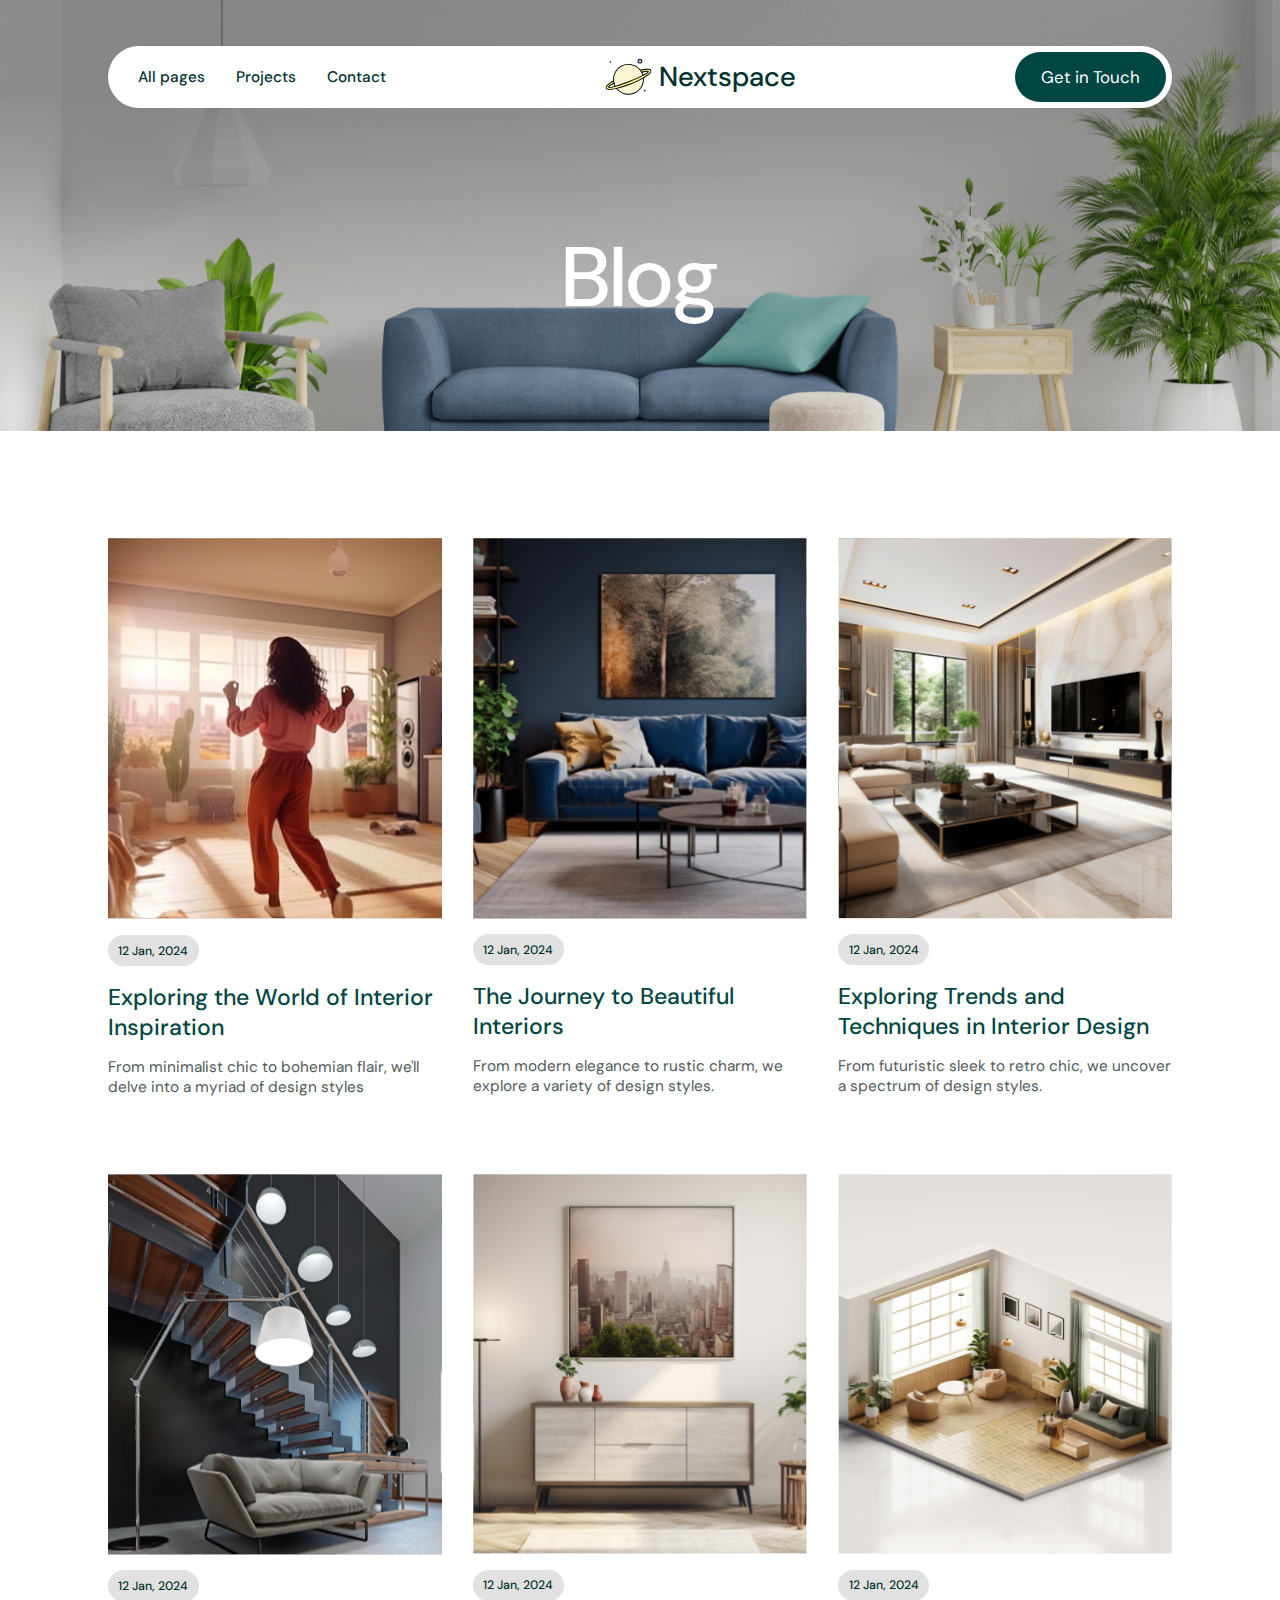
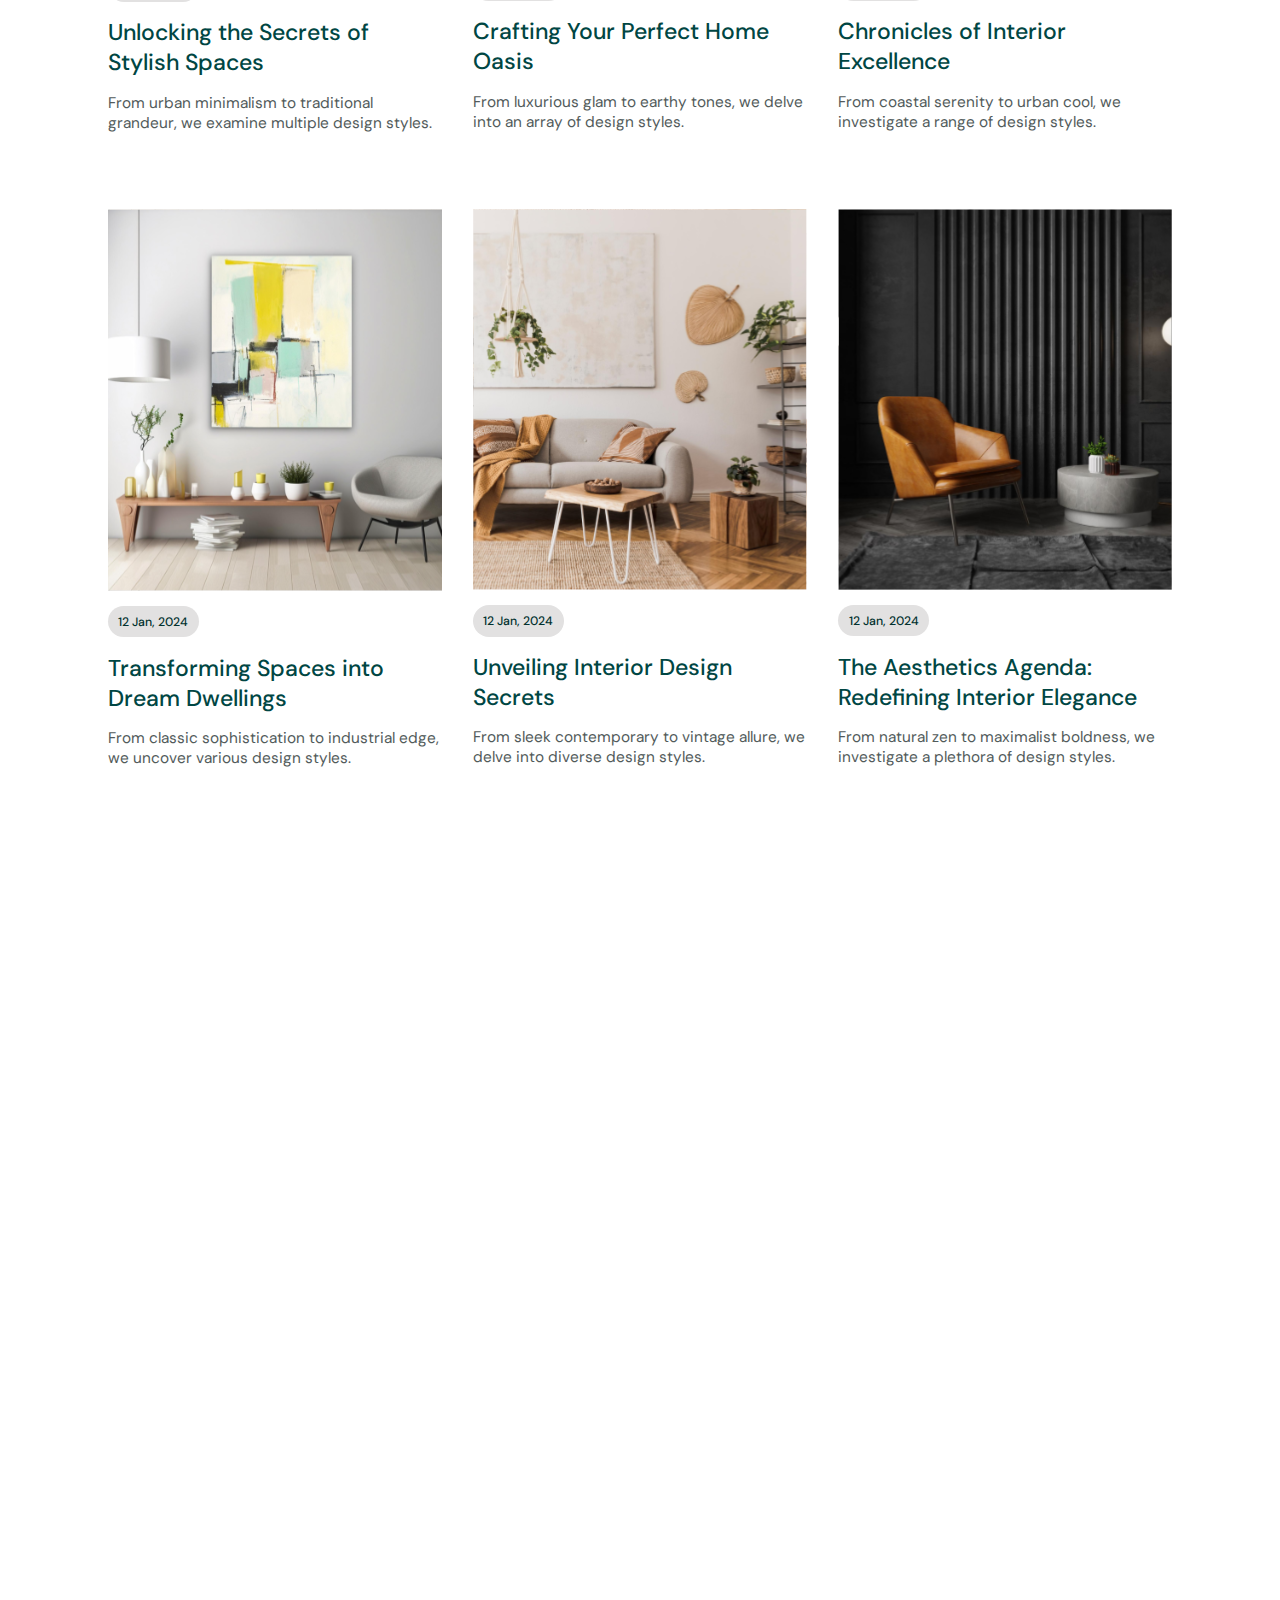
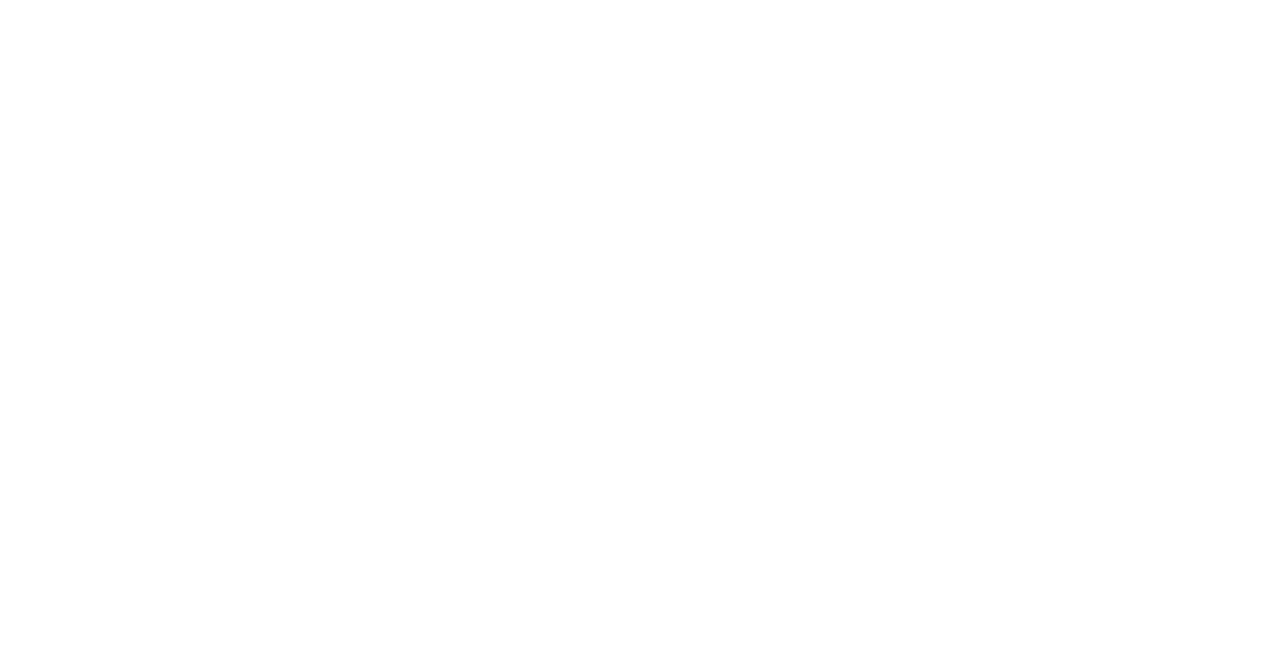
<file: blog.html>
<!DOCTYPE html>
<html lang="en">
<head>
    <meta charset="UTF-8">
    <meta name="viewport" content="width=device-width, initial-scale=1.0">
    <title>Hotel Booking</title>
    <link rel="stylesheet" href="blog.css">
    <link href='https://unpkg.com/boxicons@2.1.4/css/boxicons.min.css' rel='stylesheet'>
</head>
<body>
    <div class="container">
        <header class="fade-in">
            <nav>
                <ul class="nav-links">
                    <li class="drop-down">
                        <a href="index.html">All pages</a>
                        <div class="down">
                            <div class="drop-box">
                                <a href="index.html">Homepage</a>
                                <a href="about.html">About</a>
                                <a href="service.html">Service</a>
                                <a href="review.html">Review</a>
                                <a href="blog.html">Blog</a>
                                <a href="gallery.html">Gallery</a>
                                <a href="career.html">Career</a>
                                <a href="term.html">Terms</a>
                                <a href="privacy.html">Privacy</a>
                                <a href="faq.html">FAQs</a>
                            </div>
                        </div>
                    </li>
                    <li><a href="project.html">Projects</a></li>
                    <li><a href="contact.html">Contact</a></li>
                </ul>
                <div class="logo">
                    <img src="./home/Clip path group.svg" alt="">
                    <p>Nextspace</p>
                </div>
                <div class="burger">
                    <div class="line1"></div>
                    <div class="line2"></div>
                    <div class="line3"></div>
                </div>
                <button class="get-btn" onclick="window.location.href='contact.html'">Get in Touch</button>
            </nav>
            <div class="hero-head">
                <h1>Blog</h1>
            </div>
        </header>
        <main>
            <section class="fade-in" id="grid-blog">
                <div class="item">
                    <img src="./blog/Blog-image.svg" alt="">
                    <a href="#">12 Jan, 2024</a>
                    <h2>Exploring the World of Interior
                        Inspiration
                    </h2>
                    <p>From minimalist chic to bohemian flair, we'll delve
                        into a myriad of design styles
                    </p>
                </div>
                <div class="item">
                    <img src="./blog/Blog-image2.svg" alt="">
                    <a href="#">12 Jan, 2024</a>
                    <h2>The Journey to Beautiful
                        Interiors
                    </h2>
                    <p>From modern elegance to rustic charm, we
                        explore a variety of design styles.
                    </p>
                </div>
                <div class="item">
                    <img src="./blog/Blog-image3.svg" alt="">
                    <a href="#">12 Jan, 2024</a>
                    <h2>Exploring Trends and Techniques
                        in Interior Design
                    </h2>
                    <p>From futuristic sleek to retro chic, we uncover a
                        spectrum of design styles.
                    </p>
                </div>
                <div class="item">
                    <img src="./blog/Blog-image4.svg" alt="">
                    <a href="#">12 Jan, 2024</a>
                    <h2>Unlocking the Secrets of Stylish
                        Spaces
                    </h2>
                    <p>From urban minimalism to traditional grandeur, we
                        examine multiple design styles.
                    </p>
                </div>
                <div class="item">
                    <img src="./blog/Blog-image5.svg" alt="">
                    <a href="#">12 Jan, 2024</a>
                    <h2>Crafting Your Perfect Home
                        Oasis
                    </h2>
                    <p>From luxurious glam to earthy tones, we delve into
                        an array of design styles.
                    </p>
                </div>
                <div class="item">
                    <img src="./blog/Blog-image6.svg" alt="">
                    <a href="#">12 Jan, 2024</a>
                    <h2>Chronicles of Interior Excellence</h2>
                    <p>From coastal serenity to urban cool, we
                        investigate a range of design styles.
                    </p>
                </div>
                <div class="item">
                    <img src="./blog/Blog-image7.svg" alt="">
                    <a href="#">12 Jan, 2024</a>
                    <h2>Transforming Spaces into Dream
                        Dwellings
                    </h2>
                    <p>From classic sophistication to industrial edge, we
                        uncover various design styles.
                    </p>
                </div>
                <div class="item">
                    <img src="./blog/Blog-image8.svg" alt="">
                    <a href="#">12 Jan, 2024</a>
                    <h2>Unveiling Interior Design Secrets</h2>
                    <p>From sleek contemporary to vintage allure, we
                        delve into diverse design styles.
                    </p>
                </div>
                <div class="item">
                    <img src="./blog/Blog-image9.svg" alt="">
                    <a href="#">12 Jan, 2024</a>
                    <h2>The Aesthetics Agenda:
                        Redefining Interior Elegance
                    </h2>
                    <p>From natural zen to maximalist boldness, we
                        investigate a plethora of design styles.
                    </p>
                </div>
            </section>
            <section class="fade-in" id="unlock">
                <div class="unlock-flex">
                    <div class="head-text">
                        <h1>Unlock Your Dream
                            Home Today!
                        </h1>
                    </div>
                    <div class="head-info">
                        <p>We encourage clients to actively participate in discussions,
                            share their ideas, preferences, and feedback.
                        </p>
                        <div class="head-btn">
                            <button onclick="window.location.href='contact.html'">Get in touch <i class='bx bx-arrow-back'></i></button>
                            <button onclick="window.location.href='tel:+234 9022 532 359'">+234 9022 532 359</button>
                        </div>
                    </div>
                </div>
            </section>
        </main>
        <footer class="fade-in">
            <div class="first-foot">
                <div class="grid one">
                    <h2>Ready To Build Your Dream Project</h2>
                    <button class="get-btn" onclick="window.location.href='contact.html'">Get in touch<i class='bx bx-arrow-back'></i></button>
                </div>
                <div class="grid two">
                    <p>Company</p>
                    <a href="project.html">Projects</a>
                    <a href="about.html">About</a>
                    <a href="contact.html">Contact</a>
                    <a href="career.html">Career</a>
                </div>
                <div class="grid two">
                    <p>Pages</p>
                    <a href="faq.html">FAQ</a>
                    <a href="term.html">Terms & Condition</a>
                    <a href="privacy.html">Policies</a>
                    <a href="blog.html">Blog</a>
                </div>
            </div>
            <div class="second-foot">
                <div class="grid four">
                    <div class="logo">
                        <img src="./home/Clip path group.svg" alt="">
                        <p>Nextspace</p>
                    </div>
                    <P>Develops conceptual design ideas, refines
                        them into detailed plans.
                    </P>
                </div>
                <div class="grid five">
                    <p>70 University Ave Palo Alto, CA 94301</p>
                    <a href="#">650.671.1706</a>
                    <a href="mailto:nextgentechie@gmail.com">nextgentechie@gmail.com</a>
                </div>
                <div class="grid six">
                    <a href="#">Instagram</a>
                    <a href="#">Twitter</a>
                    <a href="#">Linkedin</a>
                </div>
            </div>
        </footer>
        <script src="./blog.js"></script>
    </div>
</body>
</html>
</file>
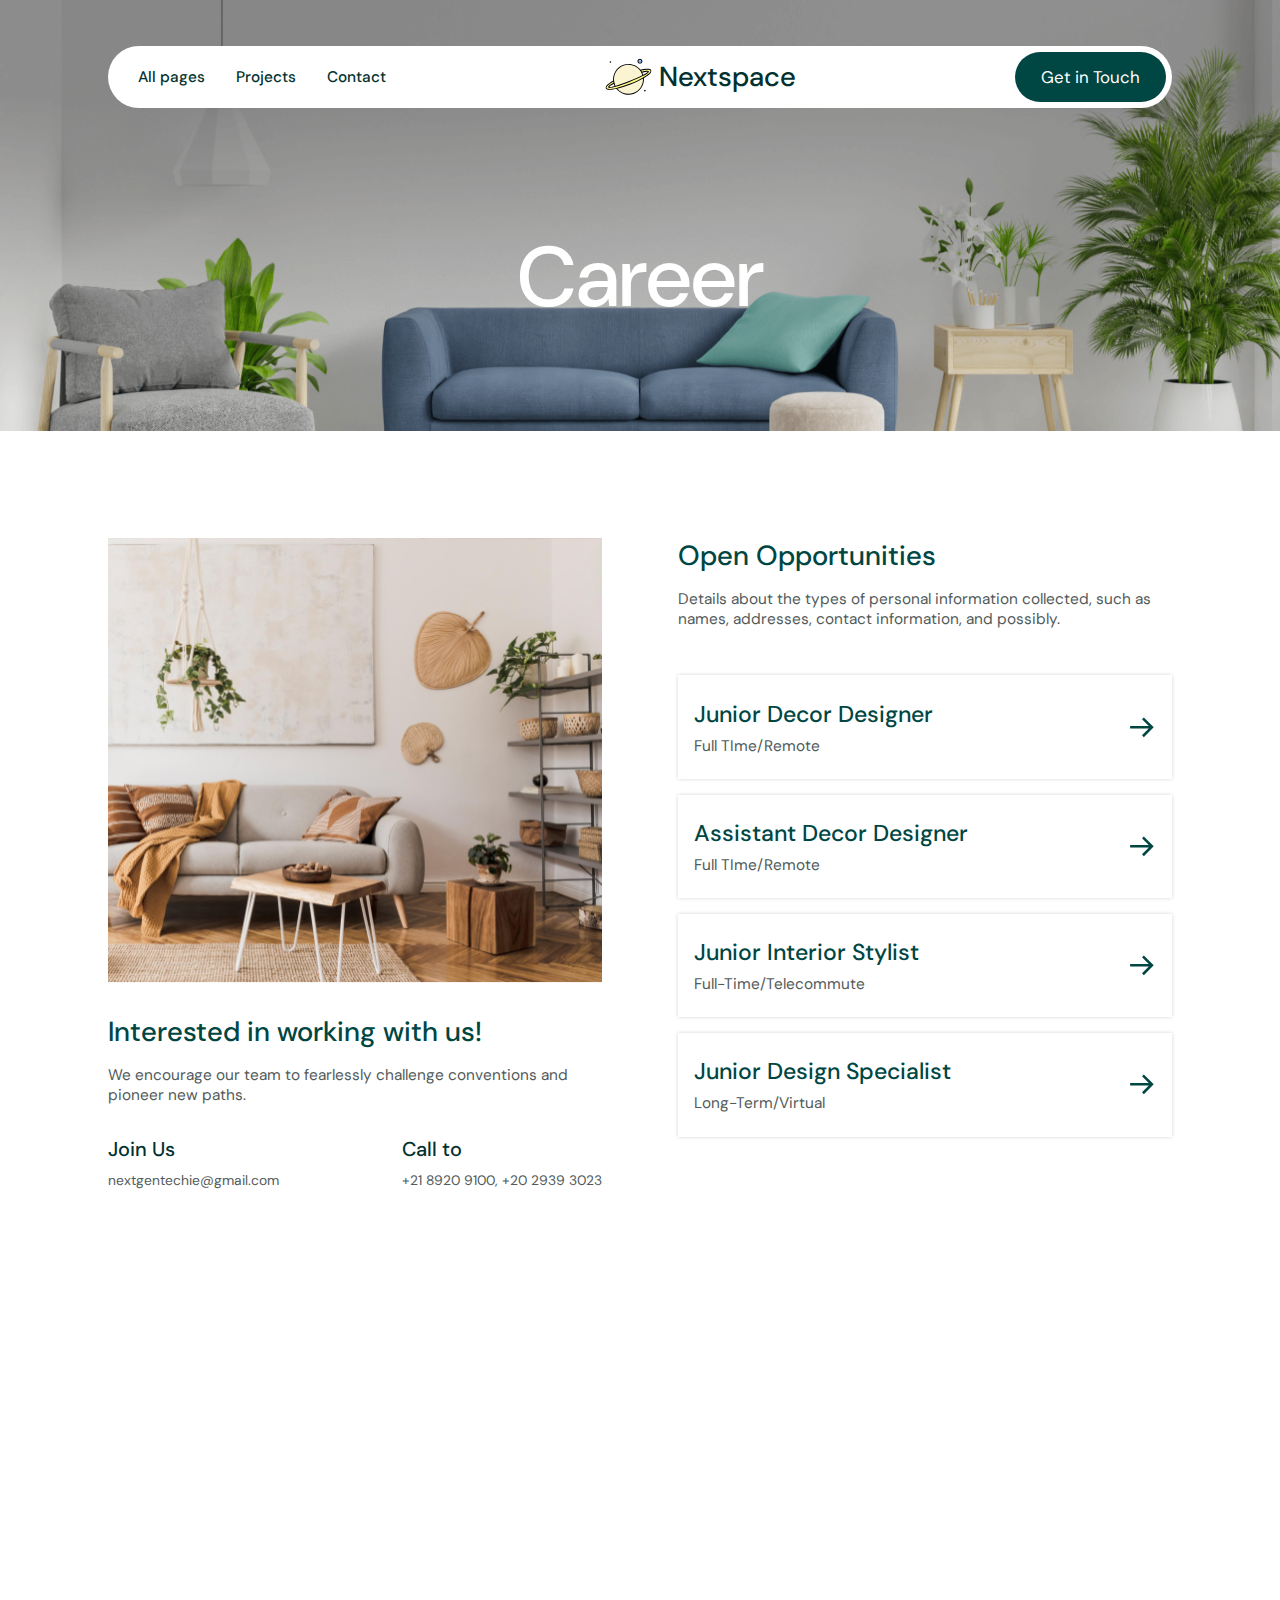
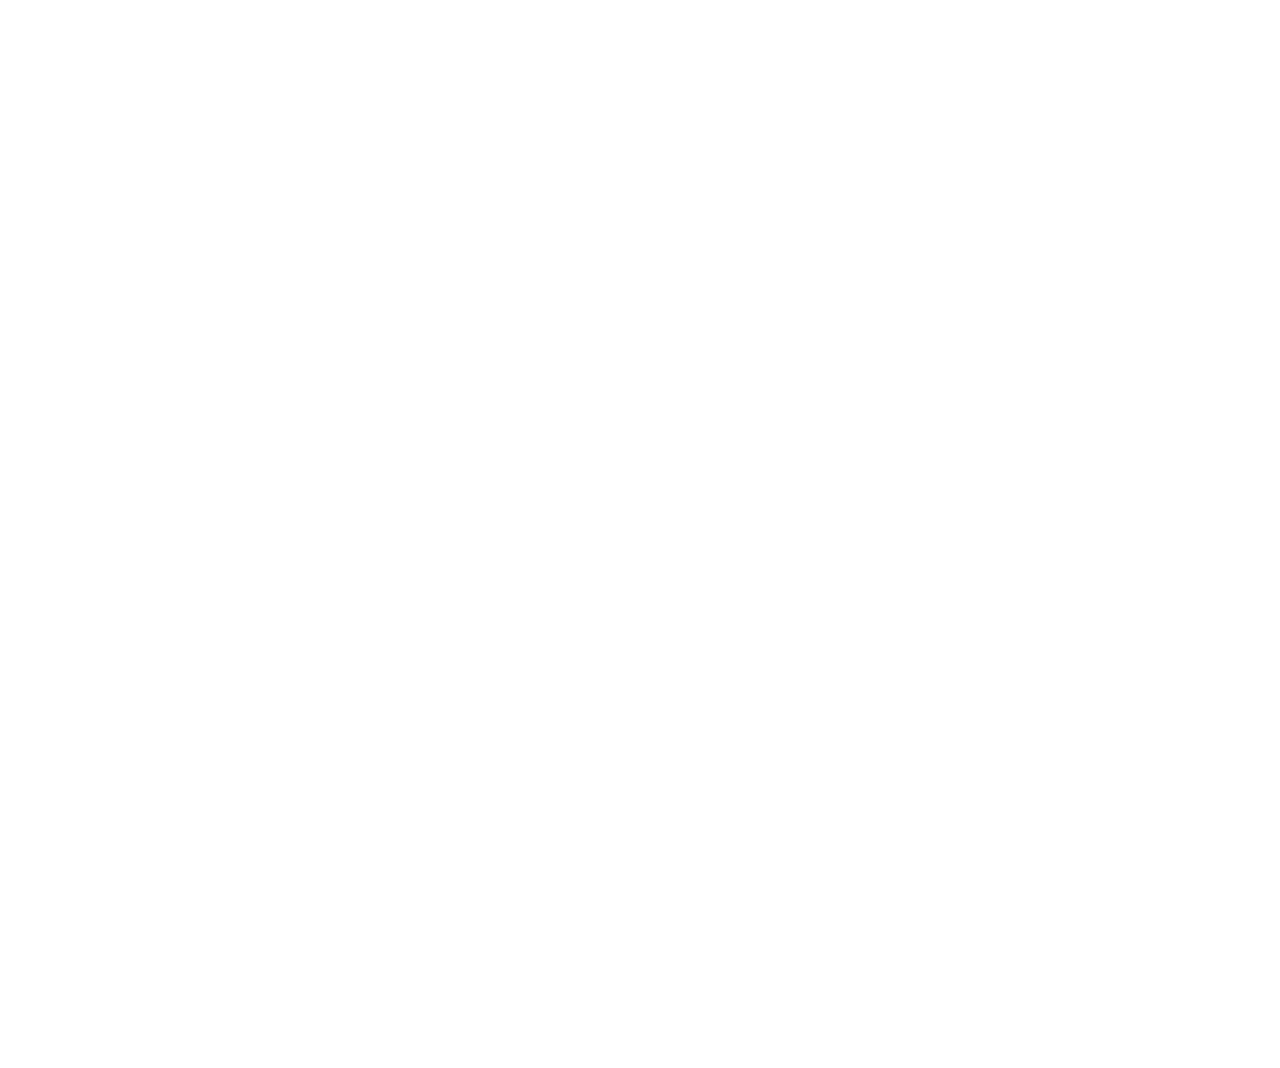
<file: career.html>
<!DOCTYPE html>
<html lang="en">
<head>
    <meta charset="UTF-8">
    <meta name="viewport" content="width=device-width, initial-scale=1.0">
    <title>Hotel Booking</title>
    <link rel="stylesheet" href="career.css">
    <link href='https://unpkg.com/boxicons@2.1.4/css/boxicons.min.css' rel='stylesheet'>
</head>
<body>
    <div class="container">
        <header class="fade-in">
            <nav>
                <ul class="nav-links">
                    <li class="drop-down">
                        <a href="index.html">All pages</a>
                        <div class="down">
                            <div class="drop-box">
                                <a href="index.html">Homepage</a>
                                <a href="about.html">About</a>
                                <a href="service.html">Service</a>
                                <a href="review.html">Review</a>
                                <a href="blog.html">Blog</a>
                                <a href="gallery.html">Gallery</a>
                                <a href="career.html">Career</a>
                                <a href="term.html">Terms</a>
                                <a href="privacy.html">Privacy</a>
                                <a href="faq.html">FAQs</a>
                            </div>
                        </div>
                    </li>
                    <li><a href="project.html">Projects</a></li>
                    <li><a href="contact.html">Contact</a></li>
                </ul>
                <div class="logo">
                    <img src="./home/Clip path group.svg" alt="">
                    <p>Nextspace</p>
                </div>
                <div class="burger">
                    <div class="line1"></div>
                    <div class="line2"></div>
                    <div class="line3"></div>
                </div>
                <button class="get-btn" onclick="window.location.href='contact.html'">Get in Touch</button>
            </nav>
            <div class="hero-head">
                <h1>Career</h1>
            </div>
        </header>
        <main>
            <div class="fade-in" id="career-flex">
                <div class="work">
                    <img src="./career/Career-image.svg" alt="">
                    <div class="work-info">
                        <h2>Interested in working with us!</h2>
                        <p>We encourage our team to fearlessly challenge conventions
                            and pioneer new paths.
                        </p>
                    </div>
                    <div class="hotline">
                        <div class="join">
                            <h3>Join Us</h3>
                            <a href="mailto:nextgentechie@gmail.com">nextgentechie@gmail.com</a>
                        </div>
                        <div class="join">
                            <h3>Call to</h3>
                            <a href="tel:+21 8920 9100, +20 2939 3023">+21 8920 9100, +20 2939 3023</a>
                        </div>
                    </div>
                </div>
                <div class="open">
                    <div class="open-text">
                        <h2>Open Opportunities</h2>
                        <p>Details about the types of personal information collected, such as names,
                            addresses, contact information, and possibly.
                        </p>
                    </div>
                    <div class="open-hyper">
                        <div class="space-flex">
                            <div class="space-text">
                                <h3>Junior Decor Designer</h3>
                                <p>Full TIme/Remote</p>
                            </div>
                            <a href="contact.html"><i class='bx bx-arrow-back'></i></a>
                        </div>
                        <div class="space-flex">
                            <div class="space-text">
                                <h3>Assistant Decor Designer</h3>
                                <p>Full TIme/Remote</p>
                            </div>
                            <a href="contact.html"><i class='bx bx-arrow-back'></i></a>
                        </div>
                        <div class="space-flex">
                            <div class="space-text">
                                <h3>Junior Interior Stylist</h3>
                                <p>Full-Time/Telecommute</p>
                            </div>
                            <a href="contact.html"><i class='bx bx-arrow-back'></i></a>
                        </div>
                        <div class="space-flex">
                            <div class="space-text">
                                <h3>Junior Design Specialist</h3>
                                <p>Long-Term/Virtual</p>
                            </div>
                            <a href="contact.html"><i class='bx bx-arrow-back'></i></a>
                        </div>
                    </div>
                </div>
            </div>
            <section class="fade-in" id="unlock">
                <div class="unlock-flex">
                    <div class="head-text">
                        <h1>Unlock Your Dream
                            Home Today!
                        </h1>
                    </div>
                    <div class="head-info">
                        <p>We encourage clients to actively participate in discussions,
                            share their ideas, preferences, and feedback.
                        </p>
                        <div class="head-btn">
                            <button onclick="window.location.href='contact.html'">Get in touch <i class='bx bx-arrow-back'></i></button>
                            <button onclick="window.location.href='tel:+234 9022 532 359'">+234 9022 532 359</button>
                        </div>
                    </div>
                </div>
            </section>
        </main>
        <footer class="fade-in">
            <div class="first-foot">
                <div class="grid one">
                    <h2>Ready To Build Your Dream Project</h2>
                    <button class="get-btn" onclick="window.location.href='contact.html'">Get in touch<i class='bx bx-arrow-back'></i></button>
                </div>
                <div class="grid two">
                    <p>Company</p>
                    <a href="project.html">Projects</a>
                    <a href="about.html">About</a>
                    <a href="contact.html">Contact</a>
                    <a href="career.html">Career</a>
                </div>
                <div class="grid two">
                    <p>Pages</p>
                    <a href="faq.html">FAQ</a>
                    <a href="term.html">Terms & Condition</a>
                    <a href="privacy.html">Policies</a>
                    <a href="blog.html">Blog</a>
                </div>
            </div>
            <div class="second-foot">
                <div class="grid four">
                    <div class="logo">
                        <img src="./home/Clip path group.svg" alt="">
                        <p>Nextspace</p>
                    </div>
                    <P>Develops conceptual design ideas, refines
                        them into detailed plans.
                    </P>
                </div>
                <div class="grid five">
                    <p>70 University Ave Palo Alto, CA 94301</p>
                    <a href="#">650.671.1706</a>
                    <a href="mailto:nextgentechie@gmail.com">nextgentechie@gmail.com</a>
                </div>
                <div class="grid six">
                    <a href="#">Instagram</a>
                    <a href="#">Twitter</a>
                    <a href="#">Linkedin</a>
                </div>
            </div>
        </footer>
        <script src="career.js"></script>
    </div>
</body>
</html>
</file>
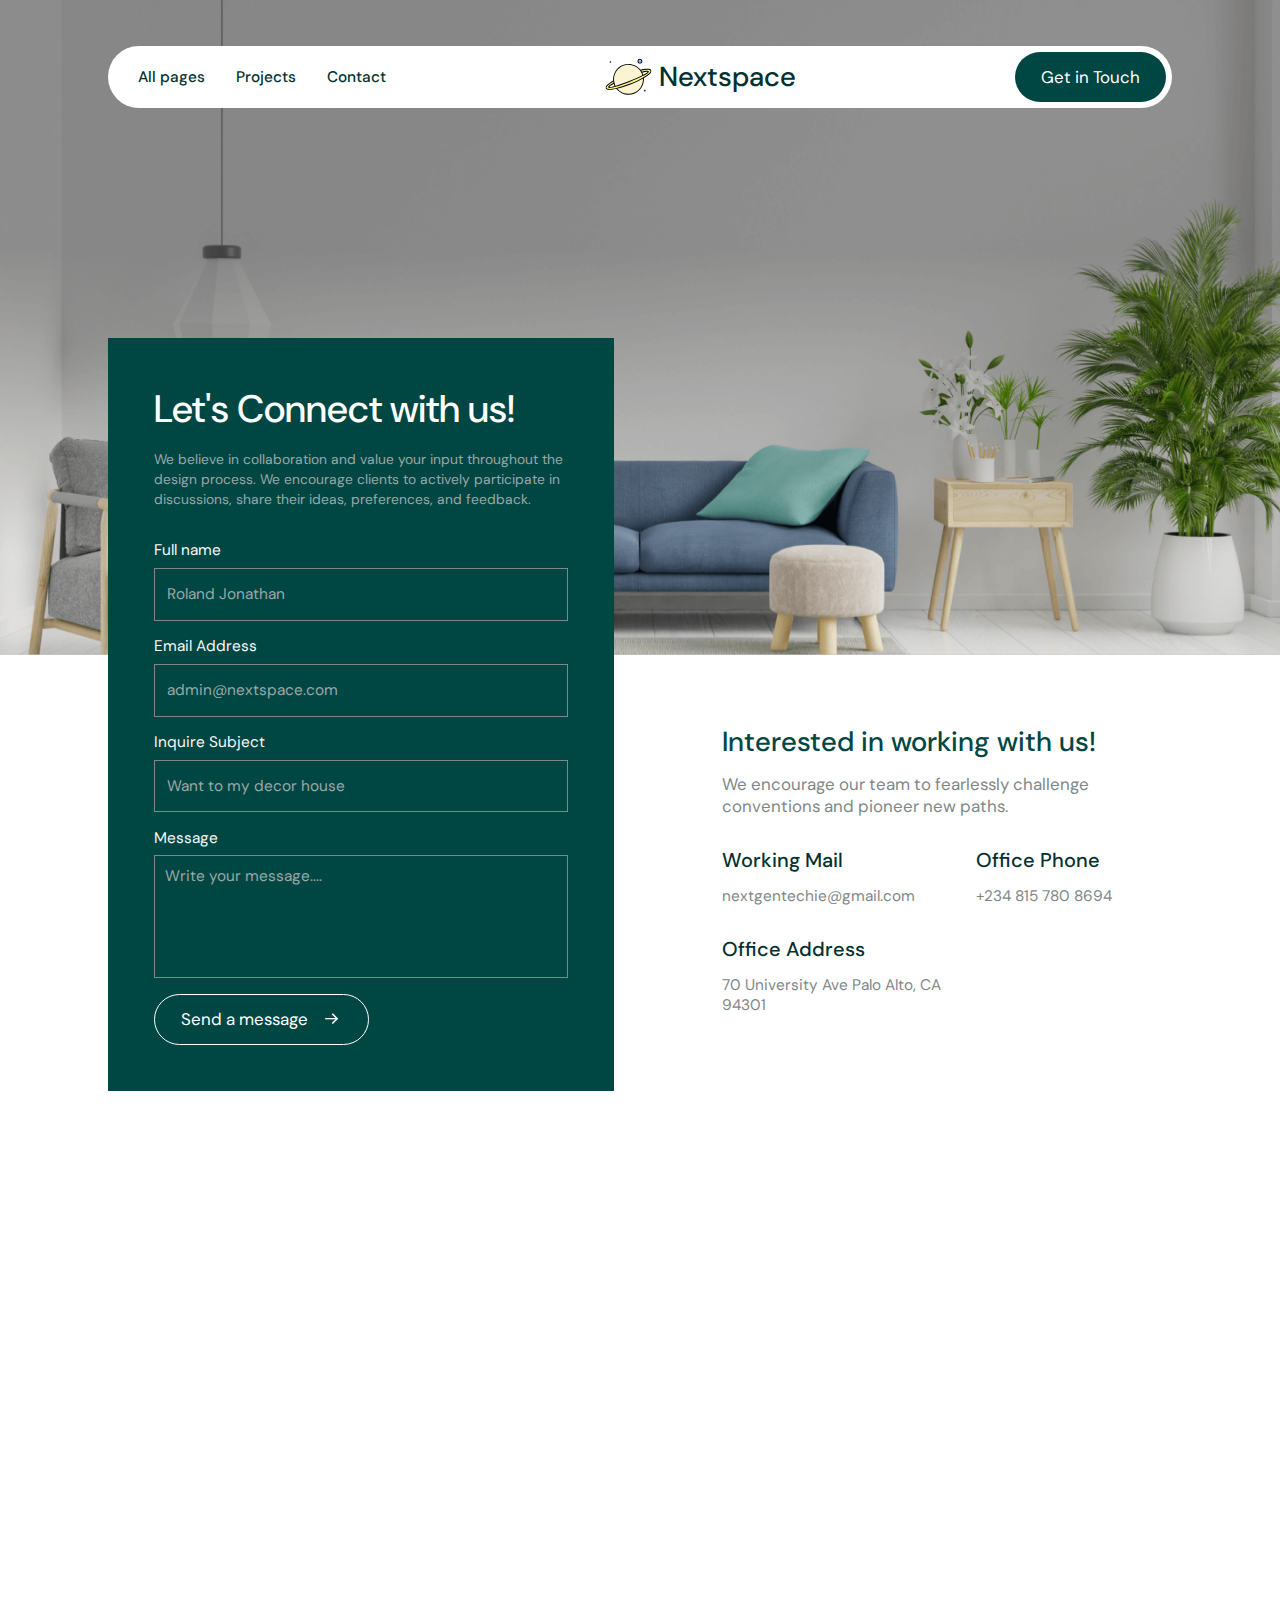
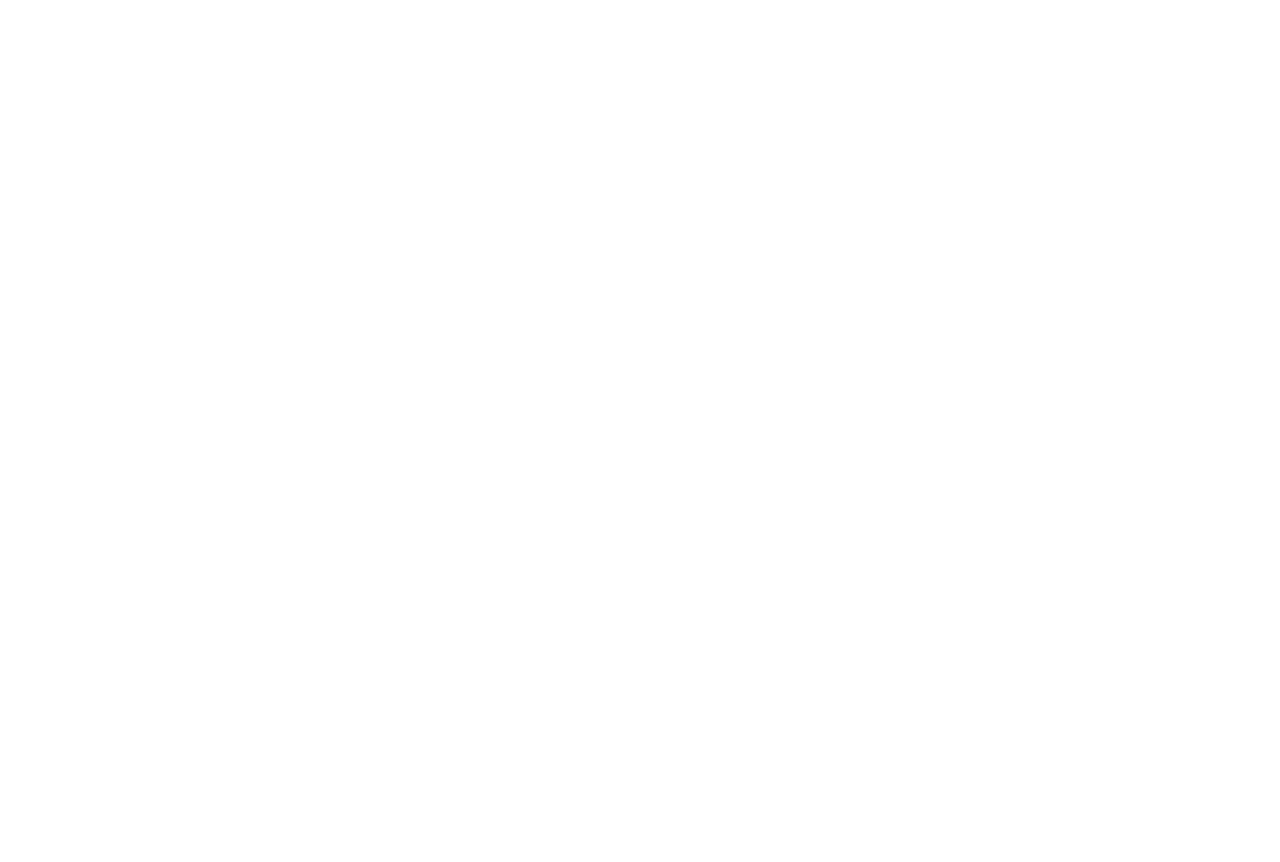
<file: contact.html>
<!DOCTYPE html>
<html lang="en">
<head>
    <meta charset="UTF-8">
    <meta name="viewport" content="width=device-width, initial-scale=1.0">
    <title>Hotel Booking</title>
    <link rel="stylesheet" href="contact.css">
    <link href='https://unpkg.com/boxicons@2.1.4/css/boxicons.min.css' rel='stylesheet'>
</head>
<body>
    <div class="container">
        <div class="main-nav">
            <header class="fade-in">
                <nav>
                    <ul class="nav-links">
                        <li class="drop-down">
                            <a href="index.html">All pages</a>
                            <div class="down">
                                <div class="drop-box">
                                    <a href="index.html">Homepage</a>
                                    <a href="about.html">About</a>
                                    <a href="service.html">Service</a>
                                    <a href="review.html">Review</a>
                                    <a href="blog.html">Blog</a>
                                    <a href="gallery.html">Gallery</a>
                                    <a href="career.html">Career</a>
                                    <a href="term.html">Terms</a>
                                    <a href="privacy.html">Privacy</a>
                                    <a href="faq.html">FAQs</a>
                                </div>
                            </div>
                        </li>
                        <li><a href="project.html">Projects</a></li>
                        <li><a href="contact.html">Contact</a></li>
                    </ul>
                    <div class="logo">
                        <img src="./home/Clip path group.svg" alt="">
                        <p>Nextspace</p>
                    </div>
                    <div class="burger">
                        <div class="line1"></div>
                        <div class="line2"></div>
                        <div class="line3"></div>
                    </div>
                    <button class="get-btn" onclick="window.location.href='contact.html'">Get in Touch</button>
                </nav>
            </header>
            <main class="fade-in">
                <div class="form">
                    <h2>Let's Connect with us!</h2>
                    <p>We believe in collaboration and value your input throughout the design
                        process. We encourage clients to actively participate in discussions,
                        share their ideas, preferences, and feedback.
                    </p>
                    <form action="" id="contactForm">
                        <div class="contact">
                            <label for="#user">Full name</label>
                            <input type="text" id="user" placeholder="Roland Jonathan">
                        </div>
                        <div class="contact">
                            <label for="#mail">Email Address</label>
                            <input type="text" id="mail" placeholder="admin@nextspace.com">
                        </div>
                        <div class="contact">
                            <label for="#inquire">Inquire Subject</label>
                            <input type="text" id="inquire" placeholder="Want to my decor house">
                        </div>
                        <div class="message">
                            <label for="#message">Message</label>
                            <textarea id="message" placeholder="Write your message...."></textarea>
                        </div>
                        <button type="submit">Send a message <i class='bx bx-arrow-back' ></i></button>
                    </form>
                </div>
                <div class="contact-info">
                    <div class="first">
                        <h2>Interested in working with us!</h2>
                        <p>We encourage our team to fearlessly challenge conventions
                            and pioneer new paths.
                        </p>
                    </div>
                    <div class="second">
                        <div class="right">
                            <h3>Working Mail</h3>
                            <a href="mailto:nextgentechie@gmail.com">nextgentechie@gmail.com</a>
                        </div>
                        <div class="right">
                            <h3>Office Phone</h3>
                            <a href="tel:+234 815 780 8694">+234 815 780 8694</a>
                        </div>
                    </div>
                    <div class="third">
                        <h3>Office Address</h3>
                        <p>70 University Ave Palo Alto, CA
                            94301
                        </p>
                    </div>
                </div>
            </main>
        </div>
        <section class="fade-in" id="unlock">
            <div class="unlock-flex">
                <div class="head-text">
                    <h1>Unlock Your Dream
                        Home Today!
                    </h1>
                </div>
                <div class="head-info">
                    <p>We encourage clients to actively participate in discussions,
                        share their ideas, preferences, and feedback.
                    </p>
                    <div class="head-btn">
                        <button onclick="window.location.href='contact.html'">Get in touch <i class='bx bx-arrow-back'></i></button>
                        <button onclick="window.location.href='tel:+234 9022 532 359'">+234 9022 532 359</button>
                    </div>
                </div>
            </div>
        </section>
        <footer class="fade-in">
            <div class="first-foot">
                <div class="grid onee">
                    <h2>Ready To Build Your Dream Project</h2>
                    <button class="get-btn" onclick="window.location.href='contact.html'">Get in touch<i class='bx bx-arrow-back'></i></button>
                </div>
                <div class="grid twoo">
                    <p>Company</p>
                    <a href="project.html">Projects</a>
                    <a href="about.html">About</a>
                    <a href="contact.html">Contact</a>
                    <a href="career.html">Career</a>
                </div>
                <div class="grid twoo">
                    <p>Pages</p>
                    <a href="faq.html">FAQ</a>
                    <a href="term.html">Terms & Condition</a>
                    <a href="privacy.html">Policies</a>
                    <a href="blog.html">Blog</a>
                </div>
            </div>
            <div class="second-foot">
                <div class="grid fourr">
                    <div class="logo">
                        <img src="./home/Clip path group.svg" alt="">
                        <p>Nextspace</p>
                    </div>
                    <P>Develops conceptual design ideas, refines
                        them into detailed plans.
                    </P>
                </div>
                <div class="grid fivee">
                    <p>70 University Ave Palo Alto, CA 94301</p>
                    <a href="#">650.671.1706</a>
                    <a href="mailto:nextgentechie@gmail.com">nextgentechie@gmail.com</a>
                </div>
                <div class="grid sixx">
                    <a href="#">Discord</a>
                    <a href="#">Twitter</a>
                    <a href="#">Linkedin</a>
                </div>
            </div>
        </footer>
    </div> 
    <script src="./contact.js"></script>
</body>
</html>
</file>
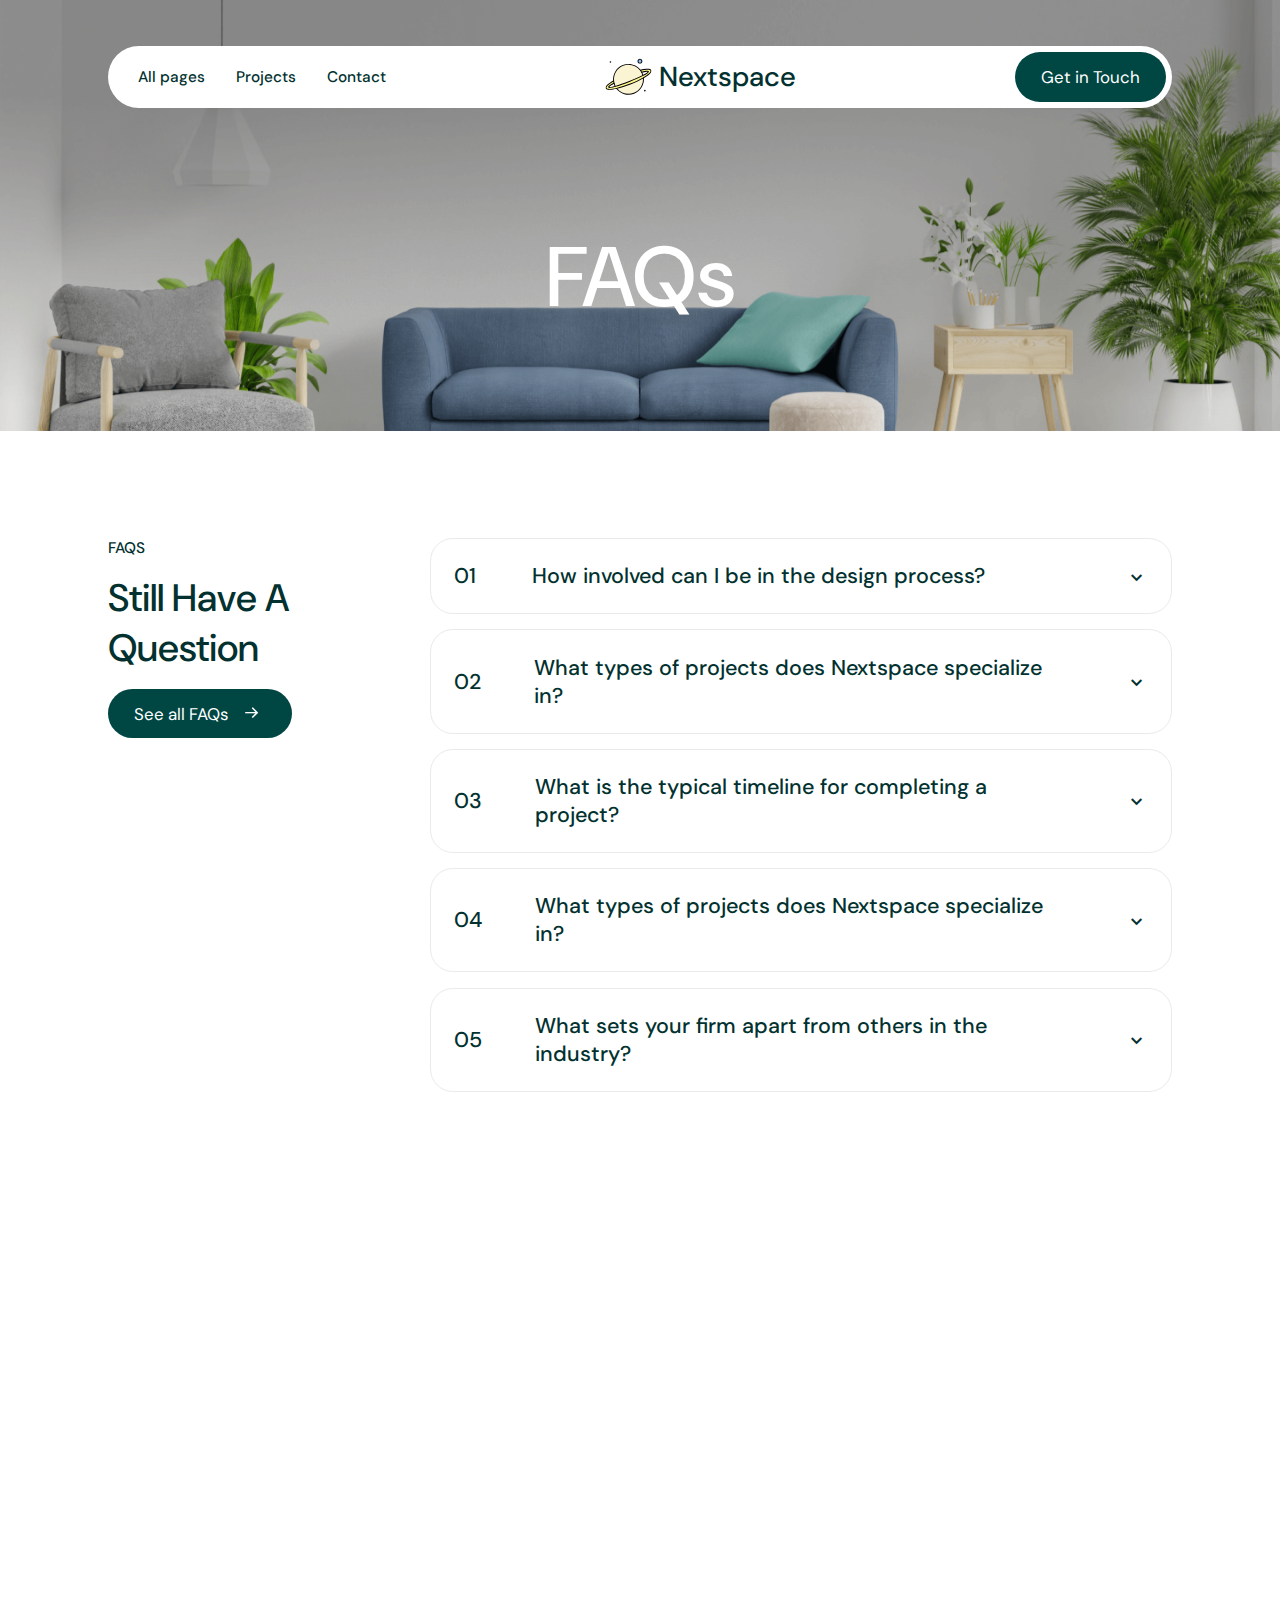
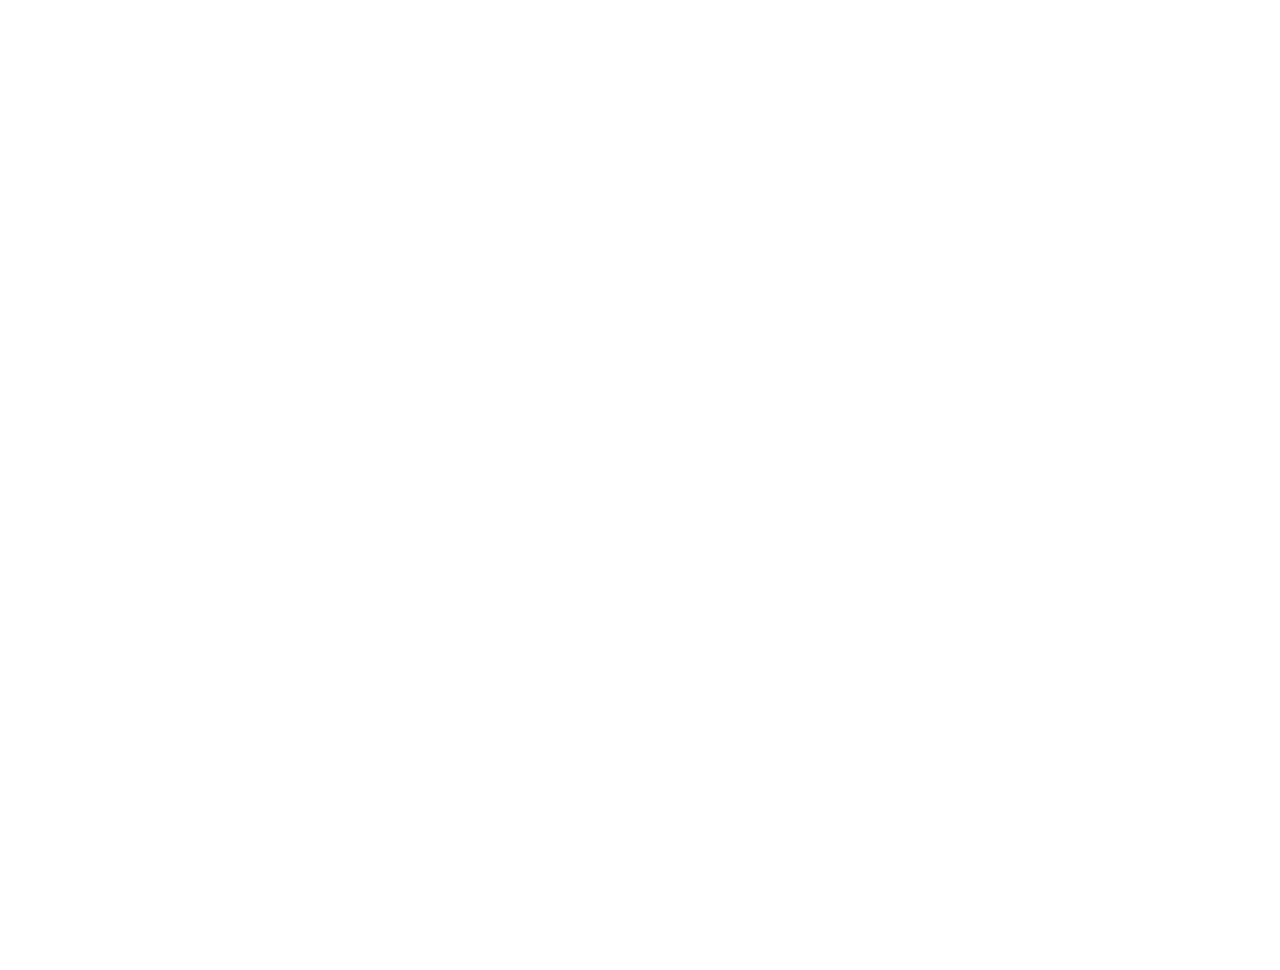
<file: faq.html>
<!DOCTYPE html>
<html lang="en">
<head>
    <meta charset="UTF-8">
    <meta name="viewport" content="width=device-width, initial-scale=1.0">
    <title>Hotel Booking</title>
    <link rel="stylesheet" href="about.css">
    <link href='https://unpkg.com/boxicons@2.1.4/css/boxicons.min.css' rel='stylesheet'>
</head>
<body>
    <div class="container">
        <header class="fade-in">
            <nav>
                <ul class="nav-links">
                    <li class="drop-down">
                        <a href="index.html">All pages</a>
                        <div class="down">
                            <div class="drop-box">
                                <a href="index.html">Homepage</a>
                                <a href="about.html">About</a>
                                <a href="service.html">Service</a>
                                <a href="review.html">Review</a>
                                <a href="blog.html">Blog</a>
                                <a href="gallery.html">Gallery</a>
                                <a href="career.html">Career</a>
                                <a href="term.html">Terms</a>
                                <a href="privacy.html">Privacy</a>
                                <a href="faq.html">FAQs</a>
                            </div>
                        </div>
                    </li>
                    <li><a href="project.html">Projects</a></li>
                    <li><a href="contact.html">Contact</a></li>
                </ul>
                <div class="logo">
                    <img src="./home/Clip path group.svg" alt="">
                    <p>Nextspace</p>
                </div>
                <div class="burger">
                    <div class="line1"></div>
                    <div class="line2"></div>
                    <div class="line3"></div>
                </div>
                <button class="get-btn" onclick="window.location.href='contact.html'">Get in Touch</button>
            </nav>
            <div class="hero-head">
                <h1>FAQs</h1>
            </div>
        </header>
        <main>
            <section class="fade-in" id="question">
                <div class="quest-flex">
                    <h3>FAQS</h3>
                    <h2>Still Have A Question</h2>
                    <button onclick="window.location.href='faq.html'">See all FAQs<i class='bx bx-arrow-back'></i></button>
                </div>
                <div class="faq">
                    <div class="faq-item">
                      <div class="faq-question">
                        <p>01</p>
                        <span>How involved can I be in the design process?</span>
                        <i class="bx bx-chevron-down faq-icon"></i>
                      </div>
                      <div class="faq-answer">We believe in collaboration and value your input throughout
                         the design process. We encourage clients to actively participate in discussions,
                          share their ideas, preferences, and feedback.
                      </div>
                    </div>
                    <div class="faq-item">
                        <div class="faq-question">
                          <p>02</p>
                          <span>What types of projects does Nextspace specialize in?</span>
                          <i class="bx bx-chevron-down faq-icon"></i>
                        </div>
                        <div class="faq-answer">We believe in collaboration and value your input throughout
                           the design process. We encourage clients to actively participate in discussions,
                            share their ideas, preferences, and feedback.
                        </div>
                    </div>
                    <div class="faq-item">
                        <div class="faq-question">
                          <p>03</p>
                          <span>What is the typical timeline for completing a project?</span>
                          <i class="bx bx-chevron-down faq-icon"></i>
                        </div>
                        <div class="faq-answer">We believe in collaboration and value your input throughout
                           the design process. We encourage clients to actively participate in discussions,
                            share their ideas, preferences, and feedback.
                        </div>
                    </div>
                    <div class="faq-item">
                        <div class="faq-question">
                          <p>04</p>
                          <span>What types of projects does Nextspace specialize in?</span>
                          <i class="bx bx-chevron-down faq-icon"></i>
                        </div>
                        <div class="faq-answer">We believe in collaboration and value your input throughout
                           the design process. We encourage clients to actively participate in discussions,
                            share their ideas, preferences, and feedback.
                        </div>
                    </div>
                    <div class="faq-item">
                        <div class="faq-question">
                          <p>05</p>
                          <span>What sets your firm apart from others in the industry?</span>
                          <i class="bx bx-chevron-down faq-icon"></i>
                        </div>
                        <div class="faq-answer">We believe in collaboration and value your input throughout
                           the design process. We encourage clients to actively participate in discussions,
                            share their ideas, preferences, and feedback.
                        </div>
                    </div>
                </div>
            </section>
            <section class="fade-in" id="unlock">
                <div class="unlock-flex">
                    <div class="head-text">
                        <h1>Unlock Your Dream
                            Home Today!
                        </h1>
                    </div>
                    <div class="head-info">
                        <p>We encourage clients to actively participate in discussions,
                            share their ideas, preferences, and feedback.
                        </p>
                        <div class="head-btn">
                            <button onclick="window.location.href='contact.html'">Get in touch <i class='bx bx-arrow-back'></i></button>
                            <button onclick="window.location.href='tel:+234 9022 532 359'">+234 9022 532 359</button>
                        </div>
                    </div>
                </div>
            </section>
        </main>
        <footer class="fade-in">
            <div class="first-foot">
                <div class="grid onee">
                    <h2>Ready To Build Your Dream Project</h2>
                    <button class="get-btn" onclick="window.location.href='contact.html'">Get in touch<i class='bx bx-arrow-back'></i></button>
                </div>
                <div class="grid twoo">
                    <p>Company</p>
                    <a href="project.html">Projects</a>
                    <a href="about.html">About</a>
                    <a href="contact.html">Contact</a>
                    <a href="career.html">Career</a>
                </div>
                <div class="grid twoo">
                    <p>Pages</p>
                    <a href="faq.html">FAQ</a>
                    <a href="term.html">Terms & Condition</a>
                    <a href="privacy.html">Policies</a>
                    <a href="blog.html">Blog</a>
                </div>
            </div>
            <div class="second-foot">
                <div class="grid fourr">
                    <div class="logo">
                        <img src="./home/Clip path group.svg" alt="">
                        <p>Nextspace</p>
                    </div>
                    <P>Develops conceptual design ideas, refines
                        them into detailed plans.
                    </P>
                </div>
                <div class="grid fivee">
                    <p>70 University Ave Palo Alto, CA 94301</p>
                    <a href="#">650.671.1706</a>
                    <a href="mailto:nextgentechie@gmail.com">nextgentechie@gmail.com</a>
                </div>
                <div class="grid sixx">
                    <a href="#">Discord</a>
                    <a href="#">Twitter</a>
                    <a href="#">Linkedin</a>
                </div>
            </div>
        </footer>
        <script src="./faq.js"></script>
    </div>
</body>
</html>
</file>
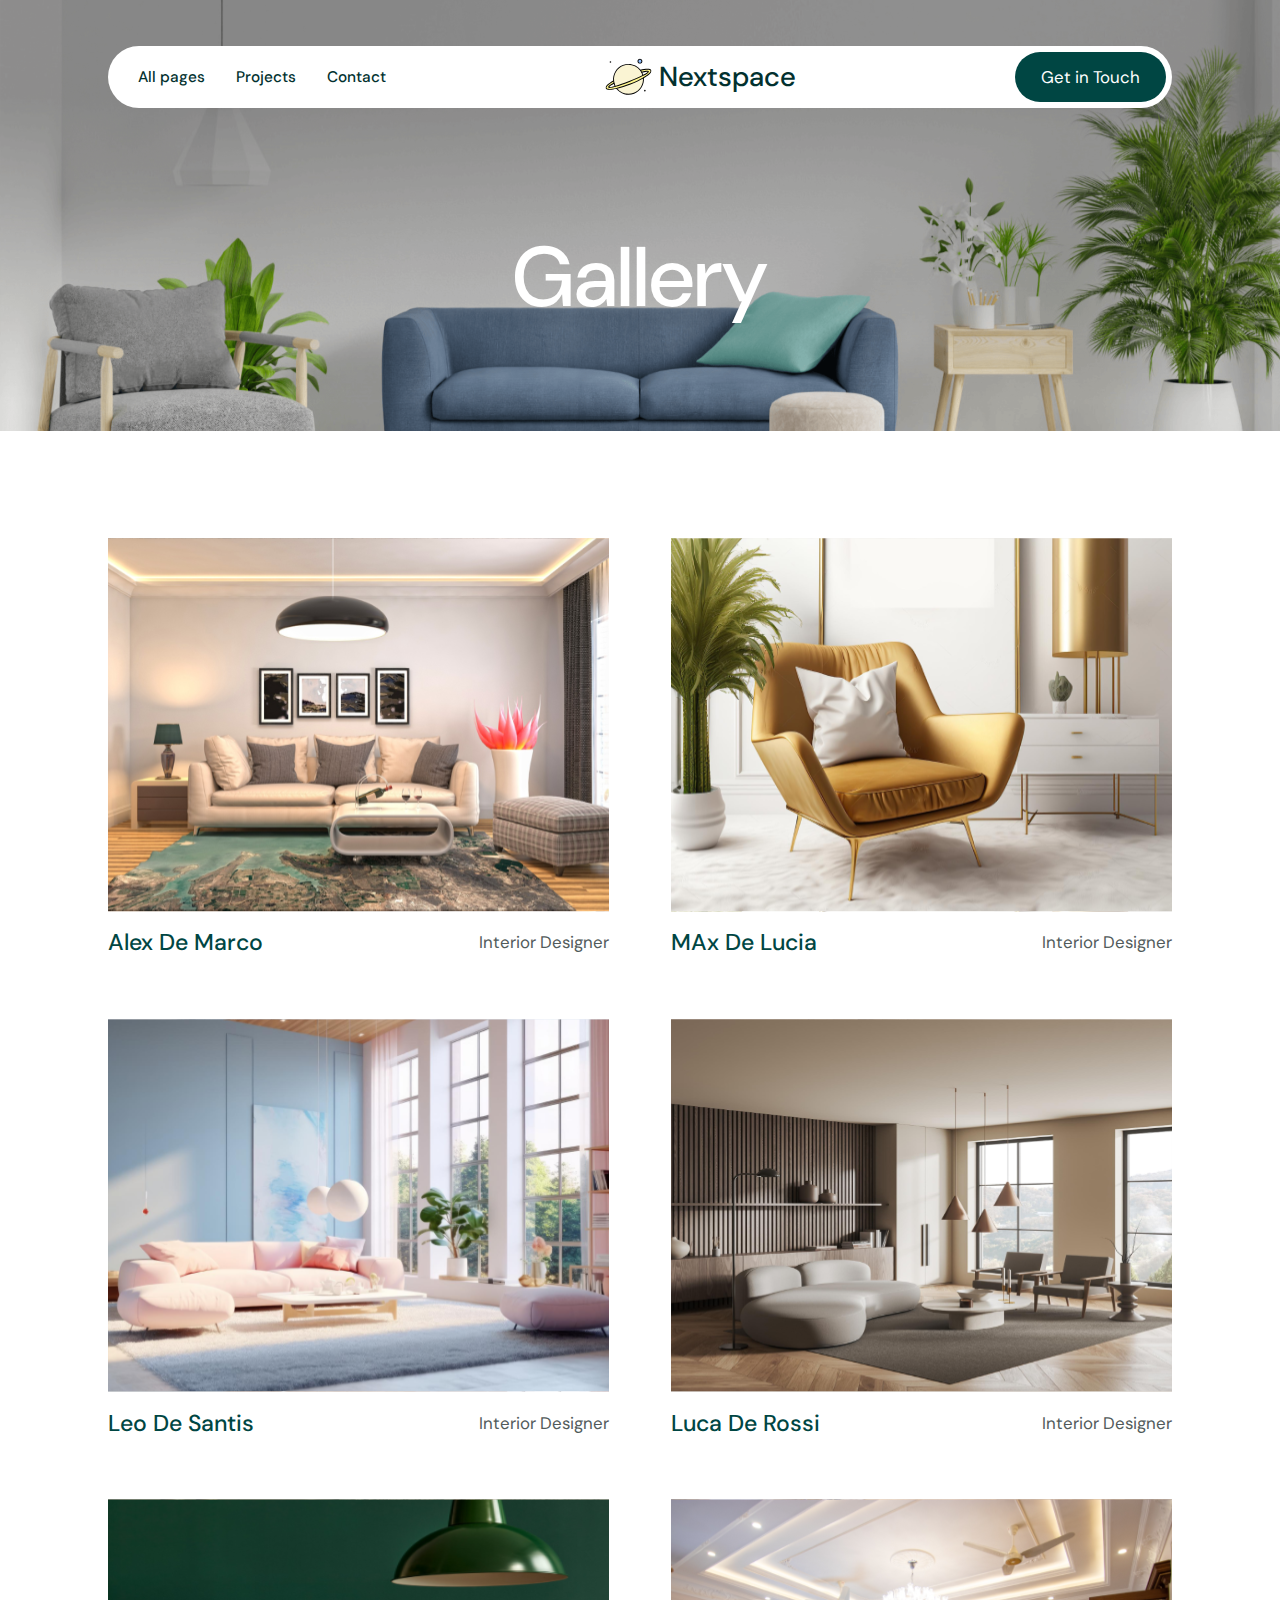
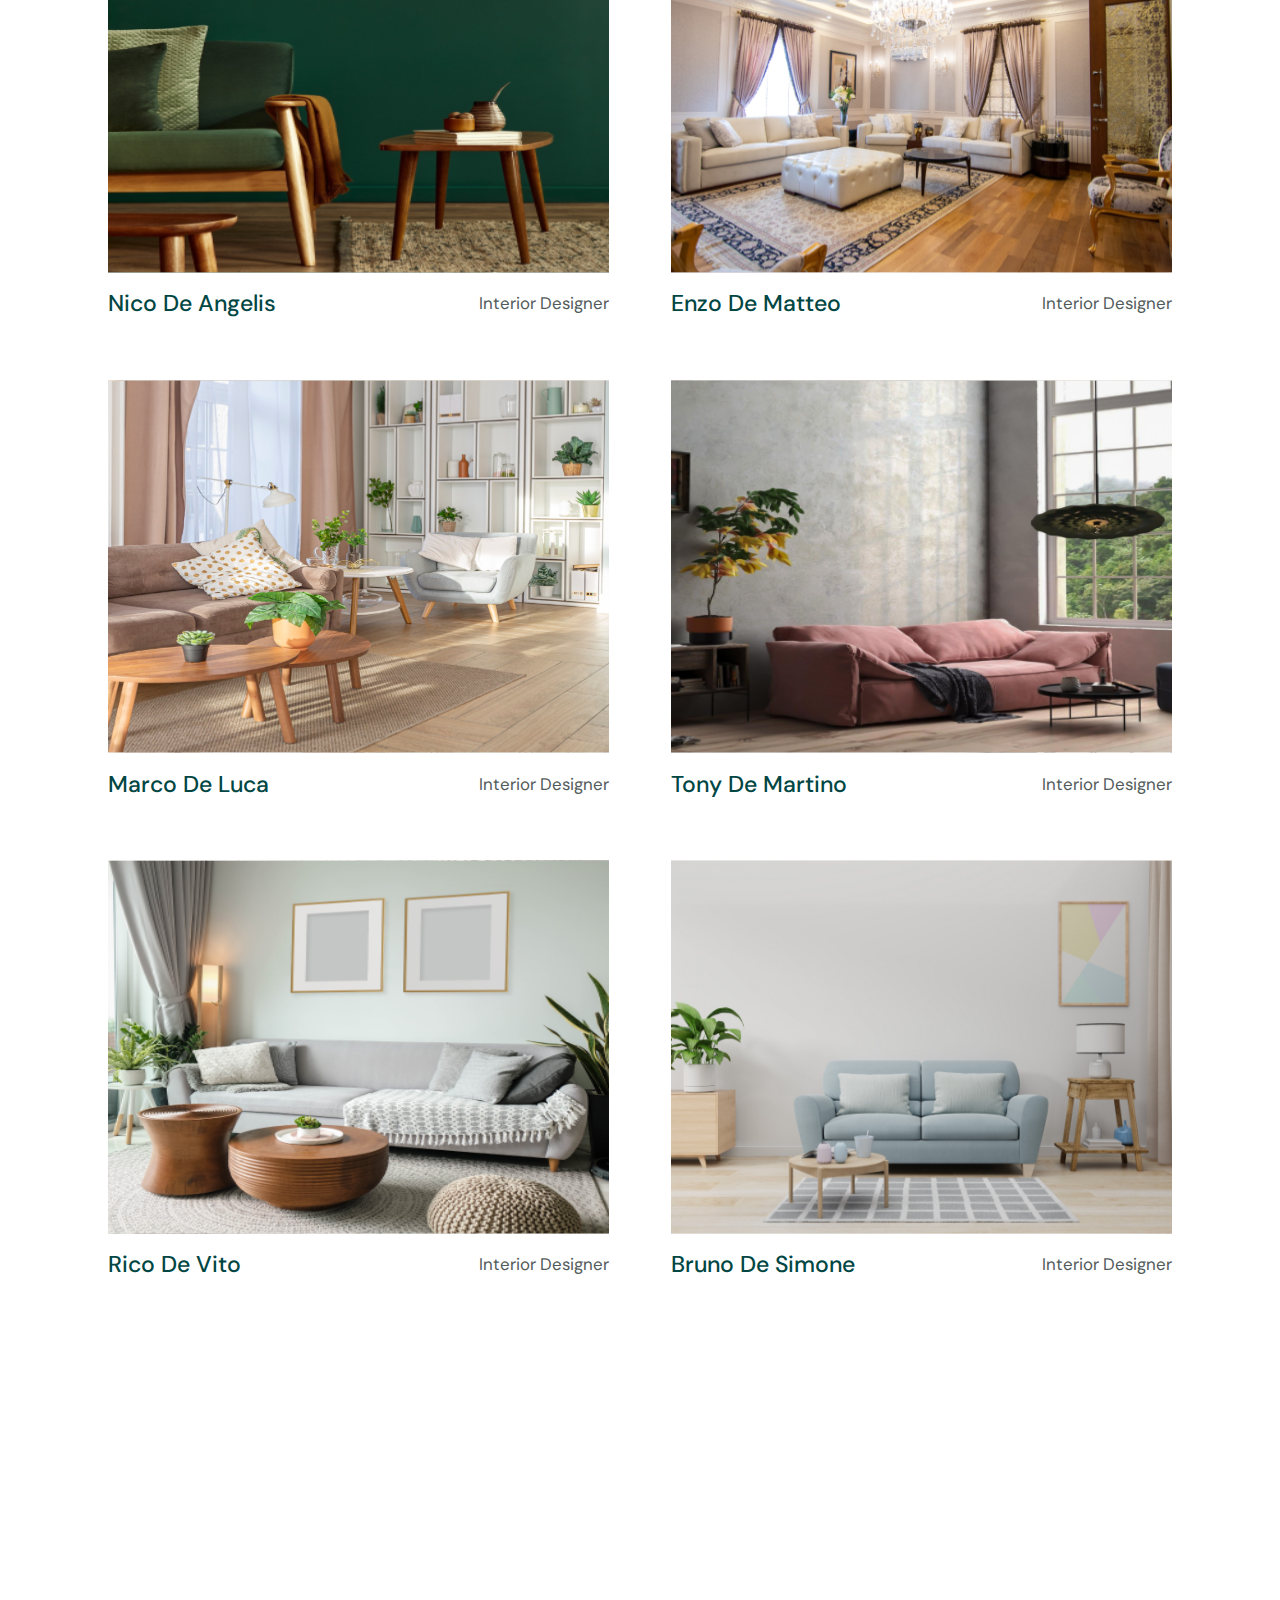
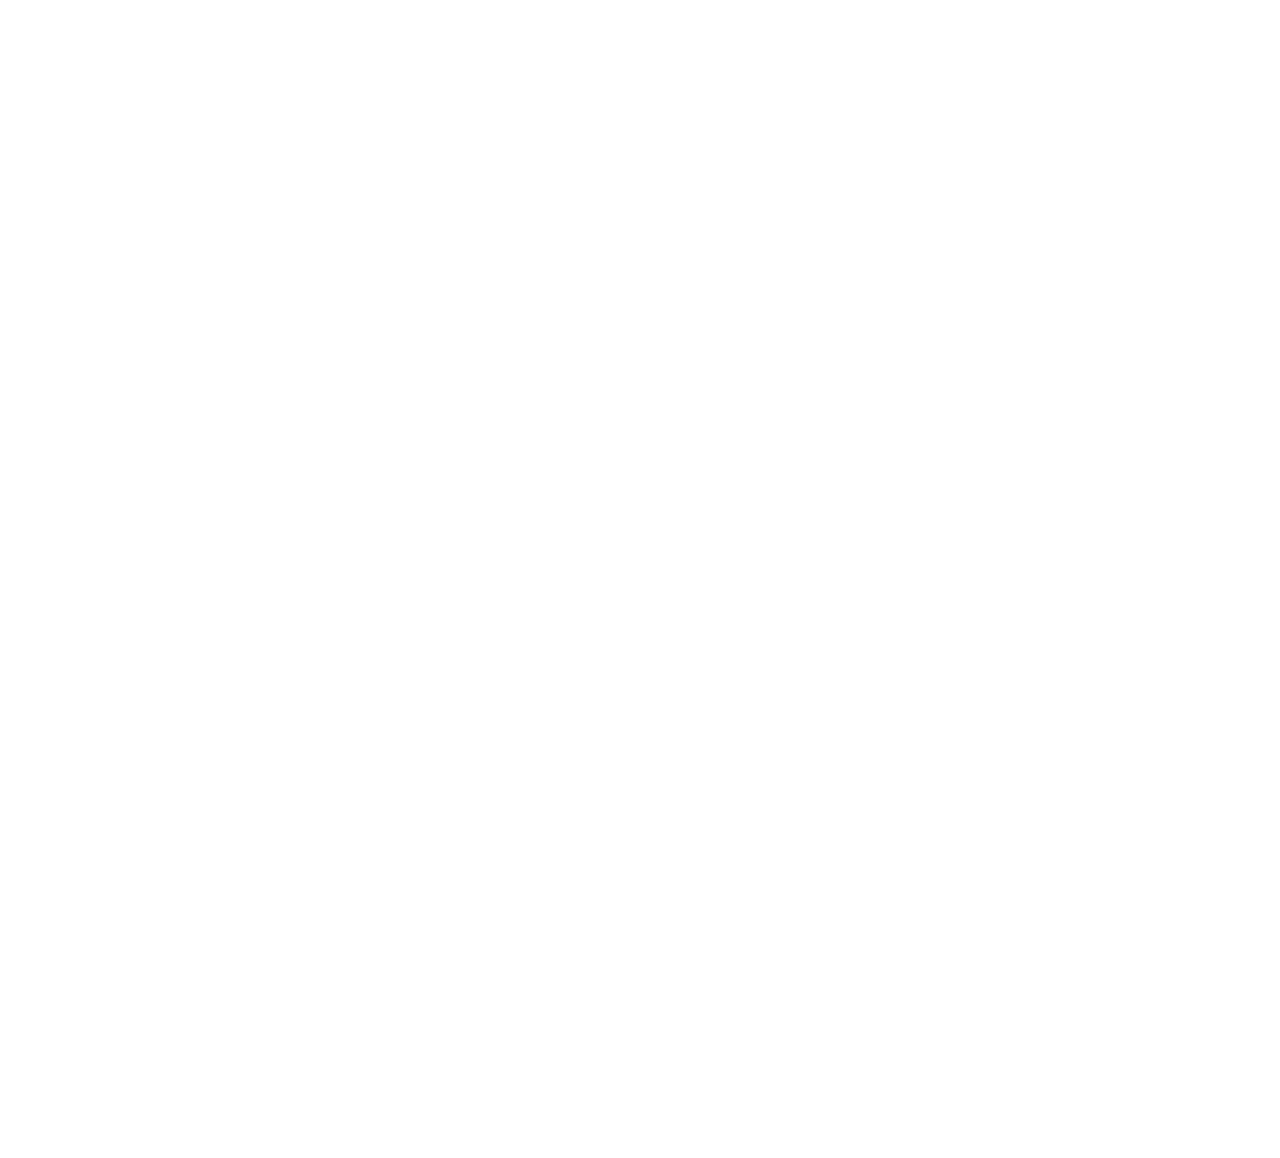
<file: gallery.html>
<!DOCTYPE html>
<html lang="en">
<head>
    <meta charset="UTF-8">
    <meta name="viewport" content="width=device-width, initial-scale=1.0">
    <title>Hotel Booking</title>
    <link rel="stylesheet" href="gallery.css">
    <link href='https://unpkg.com/boxicons@2.1.4/css/boxicons.min.css' rel='stylesheet'>
</head>
<body>
    <div class="container">
        <header class="fade-in">
            <nav>
                <ul class="nav-links">
                    <li class="drop-down">
                        <a href="index.html">All pages</a>
                        <div class="down">
                            <div class="drop-box">
                                <a href="index.html">Homepage</a>
                                <a href="about.html">About</a>
                                <a href="service.html">Service</a>
                                <a href="review.html">Review</a>
                                <a href="blog.html">Blog</a>
                                <a href="gallery.html">Gallery</a>
                                <a href="career.html">Career</a>
                                <a href="term.html">Terms</a>
                                <a href="privacy.html">Privacy</a>
                                <a href="faq.html">FAQs</a>
                            </div>
                        </div>
                    </li>
                    <li><a href="project.html">Projects</a></li>
                    <li><a href="contact.html">Contact</a></li>
                </ul>
                <div class="logo">
                    <img src="./home/Clip path group.svg" alt="">
                    <p>Nextspace</p>
                </div>
                <div class="burger">
                    <div class="line1"></div>
                    <div class="line2"></div>
                    <div class="line3"></div>
                </div>
                <button class="get-btn" onclick="window.location.href='contact.html'">Get in Touch</button>
            </nav>
            <div class="hero-head">
                <h1>Gallery</h1>
            </div>
        </header>
        <main>
            <section class="fade-in" id="grid-box">
                <div class="item">
                    <img src="./gallery/Gallery-image.svg" alt="">
                    <div class="item-text">
                        <h2>Alex De Marco</h2>
                        <p>Interior Designer</p>
                    </div>
                </div>
                <div class="item">
                    <img src="./gallery/Gallery-image2.svg" alt="">
                    <div class="item-text">
                        <h2>MAx De Lucia</h2>
                        <p>Interior Designer</p>
                    </div>
                </div>
                <div class="item">
                    <img src="./gallery/Gallery-image3.svg" alt="">
                    <div class="item-text">
                        <h2>Leo De Santis</h2>
                        <p>Interior Designer</p>
                    </div>
                </div>
                <div class="item">
                    <img src="./gallery/Gallery-image4.svg" alt="">
                    <div class="item-text">
                        <h2>Luca De Rossi</h2>
                        <p>Interior Designer</p>
                    </div>
                </div>
                <div class="item">
                    <img src="./gallery/Gallery-image5.svg" alt="">
                    <div class="item-text">
                        <h2>Nico De Angelis</h2>
                        <p>Interior Designer</p>
                    </div>
                </div>
                <div class="item">
                    <img src="./gallery/Gallery-image6.svg" alt="">
                    <div class="item-text">
                        <h2>Enzo De Matteo</h2>
                        <p>Interior Designer</p>
                    </div>
                </div>
                <div class="item">
                    <img src="./gallery/Gallery-image7.svg" alt="">
                    <div class="item-text">
                        <h2>Marco De Luca</h2>
                        <p>Interior Designer</p>
                    </div>
                </div>
                <div class="item">
                    <img src="./gallery/Gallery-image8.svg" alt="">
                    <div class="item-text">
                        <h2>Tony De Martino</h2>
                        <p>Interior Designer</p>
                    </div>
                </div>
                <div class="item">
                    <img src="./gallery/Gallery-image9.svg" alt="">
                    <div class="item-text">
                        <h2>Rico De Vito</h2>
                        <p>Interior Designer</p>
                    </div>
                </div>
                <div class="item">
                    <img src="./gallery/Gallery-image10.svg" alt="">
                    <div class="item-text">
                        <h2>Bruno De Simone</h2>
                        <p>Interior Designer</p>
                    </div>
                </div>
            </section>
            <section class="fade-in" id="unlock">
                <div class="unlock-flex">
                    <div class="head-text">
                        <h1>Unlock Your Dream
                            Home Today!
                        </h1>
                    </div>
                    <div class="head-info">
                        <p>We encourage clients to actively participate in discussions,
                            share their ideas, preferences, and feedback.
                        </p>
                        <div class="head-btn">
                            <button onclick="window.location.href='contact.html'">Get in touch <i class='bx bx-arrow-back'></i></button>
                            <button onclick="window.location.href='tel:+234 9022 532 359'">+234 9022 532 359</button>
                        </div>
                    </div>
                </div>
            </section>
        </main>
        <footer class="fade-in">
            <div class="first-foot">
                <div class="grid one">
                    <h2>Ready To Build Your Dream Project</h2>
                    <button class="get-btn" onclick="window.location.href='contact.html'">Get in touch<i class='bx bx-arrow-back'></i></button>
                </div>
                <div class="grid two">
                    <p>Company</p>
                    <a href="project.html">Projects</a>
                    <a href="about.html">About</a>
                    <a href="contact.html">Contact</a>
                    <a href="career.html">Career</a>
                </div>
                <div class="grid two">
                    <p>Pages</p>
                    <a href="faq.html">FAQ</a>
                    <a href="term.html">Terms & Condition</a>
                    <a href="privacy.html">Policies</a>
                    <a href="blog.html">Blog</a>
                </div>
            </div>
            <div class="second-foot">
                <div class="grid four">
                    <div class="logo">
                        <img src="./home/Clip path group.svg" alt="">
                        <p>Nextspace</p>
                    </div>
                    <P>Develops conceptual design ideas, refines
                        them into detailed plans.
                    </P>
                </div>
                <div class="grid five">
                    <p>70 University Ave Palo Alto, CA 94301</p>
                    <a href="#">650.671.1706</a>
                    <a href="mailto:nextgentechie@gmail.com">nextgentechie@gmail.com</a>
                </div>
                <div class="grid six">
                    <a href="#">Instagram</a>
                    <a href="#">Twitter</a>
                    <a href="#">Linkedin</a>
                </div>
            </div>
        </footer>
        <script src="./gallery.js"></script>
    </div>
</body>
</html>
</file>
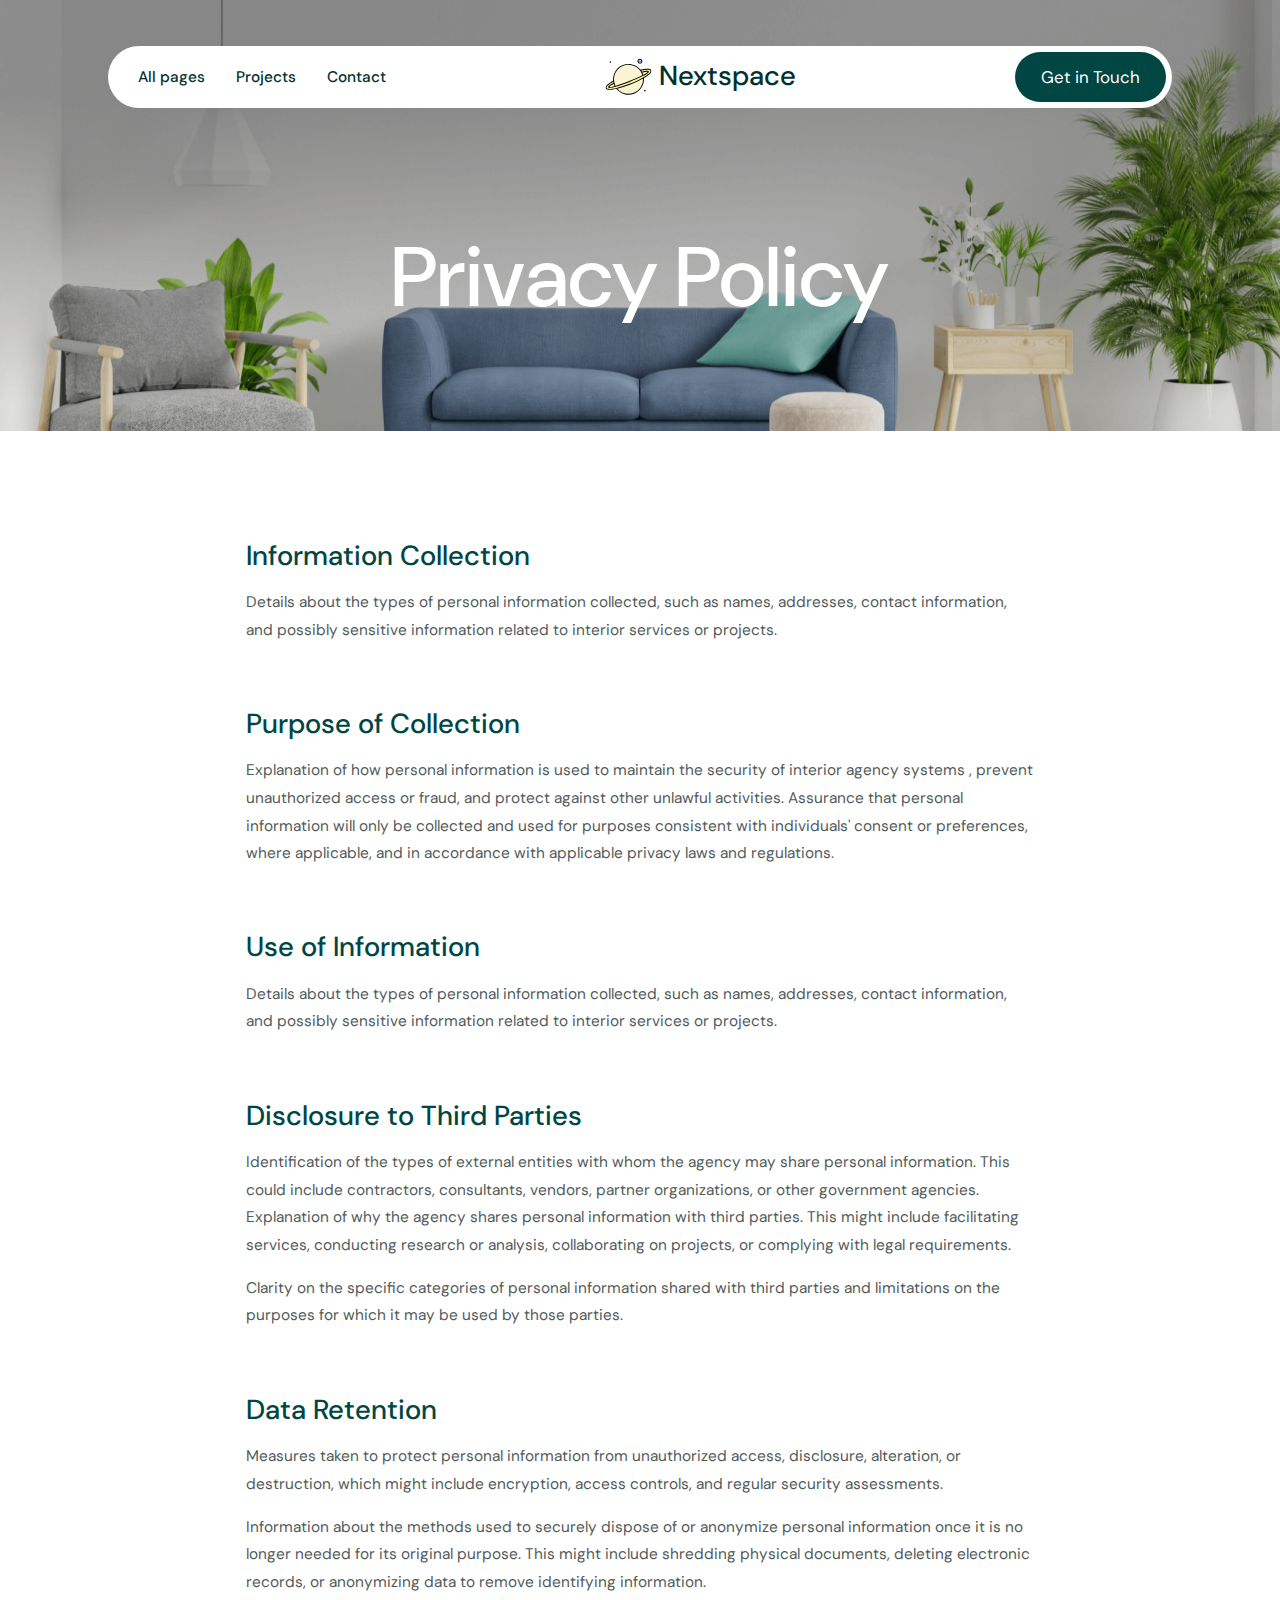
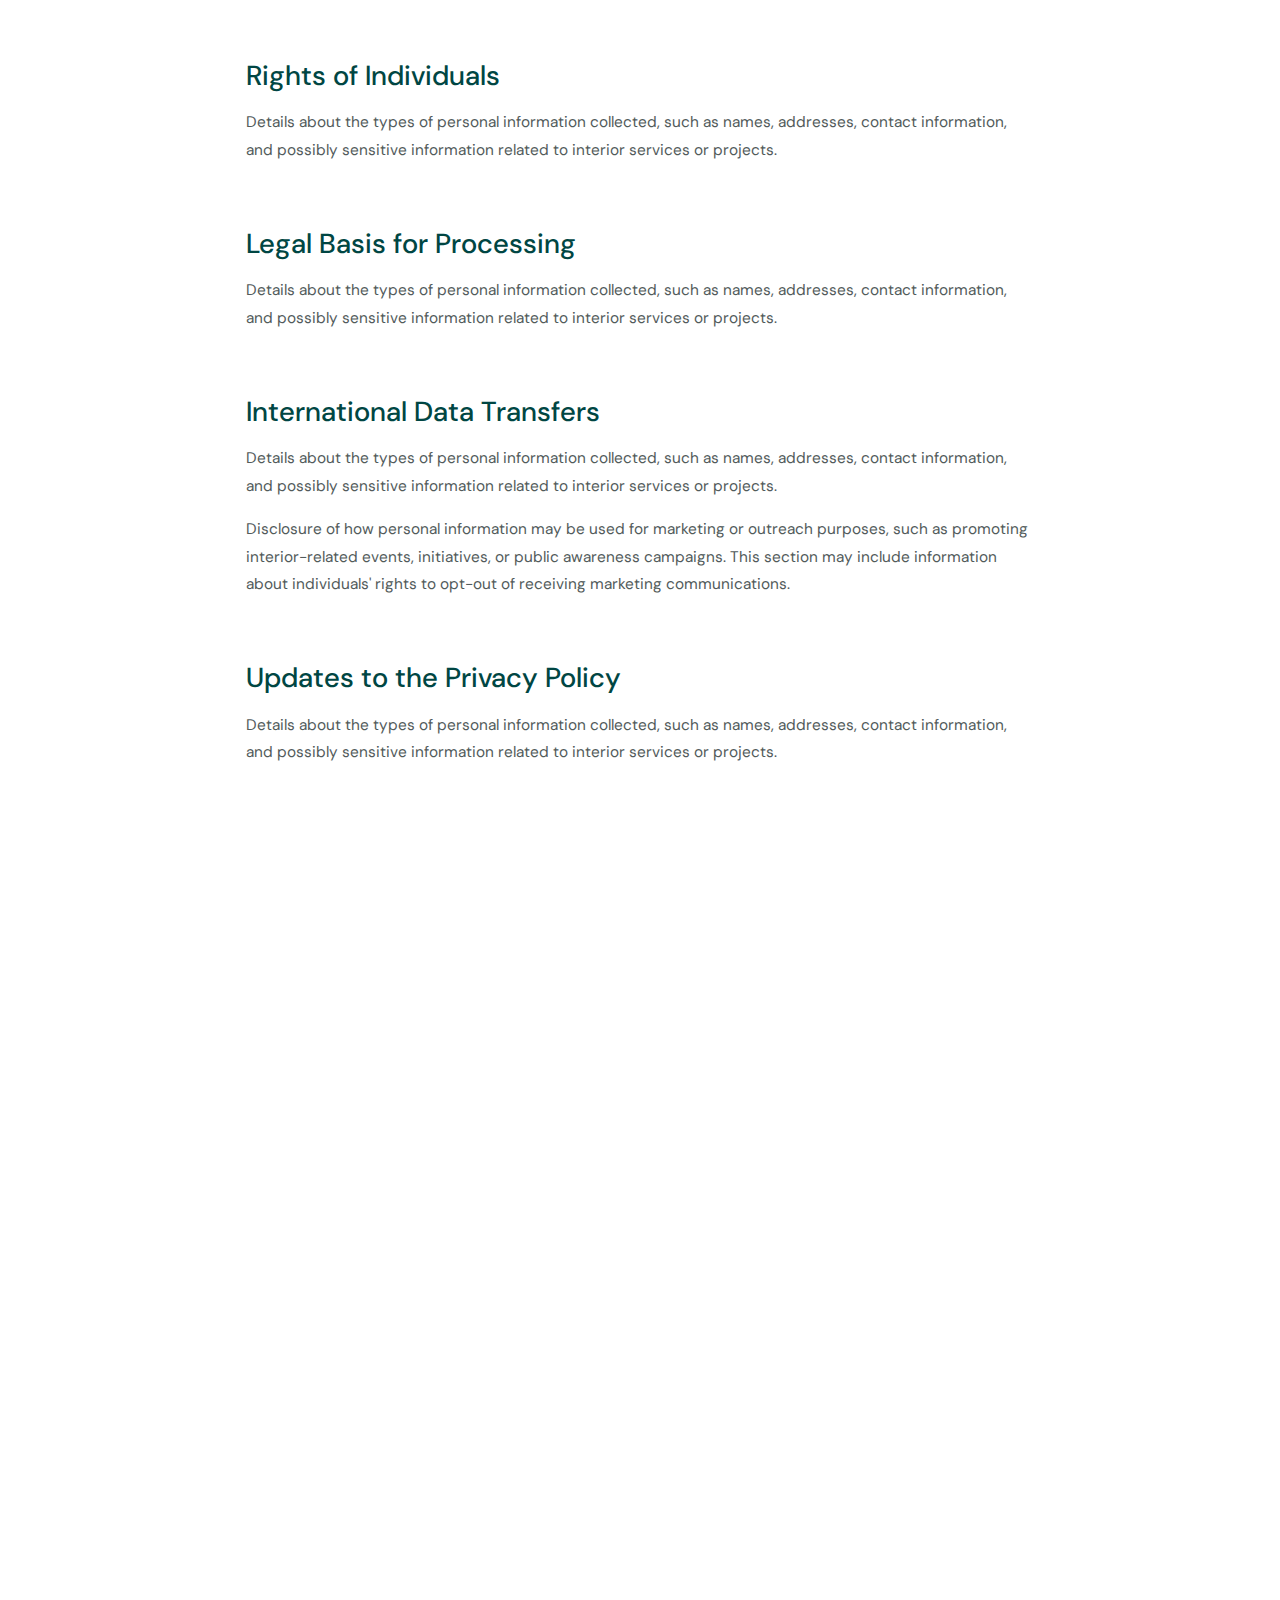
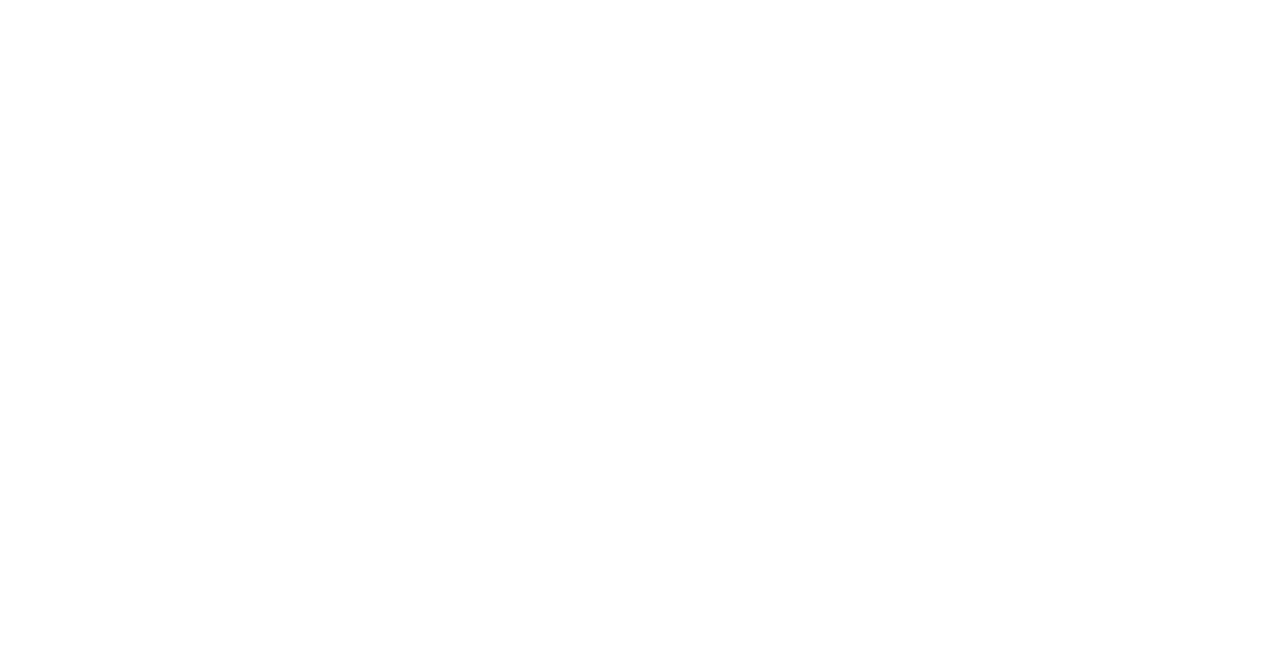
<file: privacy.html>
<!DOCTYPE html>
<html lang="en">
<head>
    <meta charset="UTF-8">
    <meta name="viewport" content="width=device-width, initial-scale=1.0">
    <title>Hotel Booking</title>
    <link rel="stylesheet" href="privacy.css">
    <link href='https://unpkg.com/boxicons@2.1.4/css/boxicons.min.css' rel='stylesheet'>
</head>
<body>
    <div class="container">
        <header class="fade-in">
            <nav>
                <ul class="nav-links">
                    <li class="drop-down">
                        <a href="index.html">All pages</a>
                        <div class="down">
                            <div class="drop-box">
                                <a href="index.html">Homepage</a>
                                <a href="about.html">About</a>
                                <a href="service.html">Service</a>
                                <a href="review.html">Review</a>
                                <a href="blog.html">Blog</a>
                                <a href="gallery.html">Gallery</a>
                                <a href="career.html">Career</a>
                                <a href="term.html">Terms</a>
                                <a href="privacy.html">Privacy</a>
                                <a href="faq.html">FAQs</a>
                            </div>
                        </div>
                    </li>
                    <li><a href="project.html">Projects</a></li>
                    <li><a href="contact.html">Contact</a></li>
                </ul>
                <div class="logo">
                    <img src="./home/Clip path group.svg" alt="">
                    <p>Nextspace</p>
                </div>
                <div class="burger">
                    <div class="line1"></div>
                    <div class="line2"></div>
                    <div class="line3"></div>
                </div>
                <button class="get-btn">Get in Touch</button>
            </nav>
            <div class="hero-head">
                <h1>Privacy Policy</h1>
            </div>
        </header>
        <main>
            <section class="fade-in" id="flex-body">
                <div>
                    <h2>Information Collection</h2>
                    <p>Details about the types of personal information collected, such as names, addresses, contact information,
                         and possibly sensitive information related to interior services or projects.
                    </p>
                </div>
                <div>
                    <h2>Purpose of Collection</h2>
                    <p>Explanation of how personal information is used to maintain the security of interior agency systems
                        , prevent unauthorized access or fraud, and protect against other unlawful activities. Assurance that
                         personal information will only be collected and used for purposes consistent with individuals' consent or
                          preferences, where applicable, and in accordance with applicable privacy laws and regulations.
                    </p>
                </div>
                <div>
                    <h2>Use of Information</h2>
                    <p>Details about the types of personal information collected, such as names, addresses, contact information,
                         and possibly sensitive information related to interior services or projects.
                    </p>
                </div>
                <div>
                    <h2>Disclosure to Third Parties</h2>
                    <p>Identification of the types of external entities with whom the agency may share personal information. This
                         could include contractors, consultants, vendors, partner organizations, or other government agencies.
                          Explanation of why the agency shares personal information with third parties. This might include facilitating
                           services, conducting research or analysis, collaborating on projects, or complying with legal requirements.
                    </p>
                    <p>Clarity on the specific categories of personal information shared with third parties and limitations on the
                        purposes for which it may be used by those parties.
                    </p>
                </div>
                <div>
                    <h2>Data Retention</h2>
                    <p>Measures taken to protect personal information from unauthorized access, disclosure, alteration, or
                         destruction, which might include encryption, access controls, and regular security assessments.
                    </p>
                    <p>Information about the methods used to securely dispose of or anonymize personal information once 
                        it is no longer needed for its original purpose. This might include shredding physical documents, 
                        deleting electronic records, or anonymizing data to remove identifying information.
                    </p>
                </div>
                <div>
                    <h2>Rights of Individuals</h2>
                    <p>Details about the types of personal information collected, such as names, addresses, contact information,
                         and possibly sensitive information related to interior services or projects.
                    </p>
                </div>
                <div>
                    <h2>Legal Basis for Processing</h2>
                    <p>Details about the types of personal information collected, such as names, addresses, contact information,
                         and possibly sensitive information related to interior services or projects.
                    </p>
                </div>
                <div>
                    <h2>International Data Transfers</h2>
                    <p>Details about the types of personal information collected, such as names, addresses, contact information,
                         and possibly sensitive information related to interior services or projects.
                    </p>
                    <p>Disclosure of how personal information may be used for marketing or outreach purposes, such as promoting
                         interior-related events, initiatives, or public awareness campaigns. This section may include information 
                         about individuals' rights to opt-out of receiving marketing communications.
                    </p>
                </div>
                <div>
                    <h2>Updates to the Privacy Policy</h2>
                    <p>Details about the types of personal information collected, such as names, addresses, contact information, and 
                        possibly sensitive information related to interior services or projects.
                    </p>
                </div>
            </section>
            <section class="fade-in" id="unlock">
                <div class="unlock-flex">
                    <div class="head-text">
                        <h1>Unlock Your Dream
                            Home Today!
                        </h1>
                    </div>
                    <div class="head-info">
                        <p>We encourage clients to actively participate in discussions,
                            share their ideas, preferences, and feedback.
                        </p>
                        <div class="head-btn">
                            <button>Get in touch <i class='bx bx-arrow-back'></i></button>
                            <button>+234 9022 532 359</button>
                        </div>
                    </div>
                </div>
            </section>
        </main>
        <footer class="fade-in">
            <div class="first-foot">
                <div class="grid one">
                    <h2>Ready To Build Your Dream Project</h2>
                    <div class="get-btn">Get in touch<i class='bx bx-arrow-back'></i></div>
                </div>
                <div class="grid two">
                    <p>Company</p>
                    <a href="project.html">Projects</a>
                    <a href="about.html">About</a>
                    <a href="contact.html">Contact</a>
                    <a href="#">Career</a>
                </div>
                <div class="grid two">
                    <p>Pages</p>
                    <a href="#">FAQ</a>
                    <a href="#">Terms & Condition</a>
                    <a href="#">Policies</a>
                    <a href="#">License</a>
                </div>
            </div>
            <div class="second-foot">
                <div class="grid four">
                    <div class="logo">
                        <img src="./home/Clip path group.svg" alt="">
                        <p>Nextspace</p>
                    </div>
                    <P>Develops conceptual design ideas, refines
                        them into detailed plans.
                    </P>
                </div>
                <div class="grid five">
                    <p>70 University Ave Palo Alto, CA 94301</p>
                    <a href="#">650.671.1706</a>
                    <a href="#">nextgentechie@gmail.com</a>
                </div>
                <div class="grid six">
                    <a href="#">Discord</a>
                    <a href="#">Twitter</a>
                    <a href="#">Linkedin</a>
                </div>
            </div>
        </footer>
        <script src="./privacy.js"></script>
    </div>
</body>
</html>
</file>
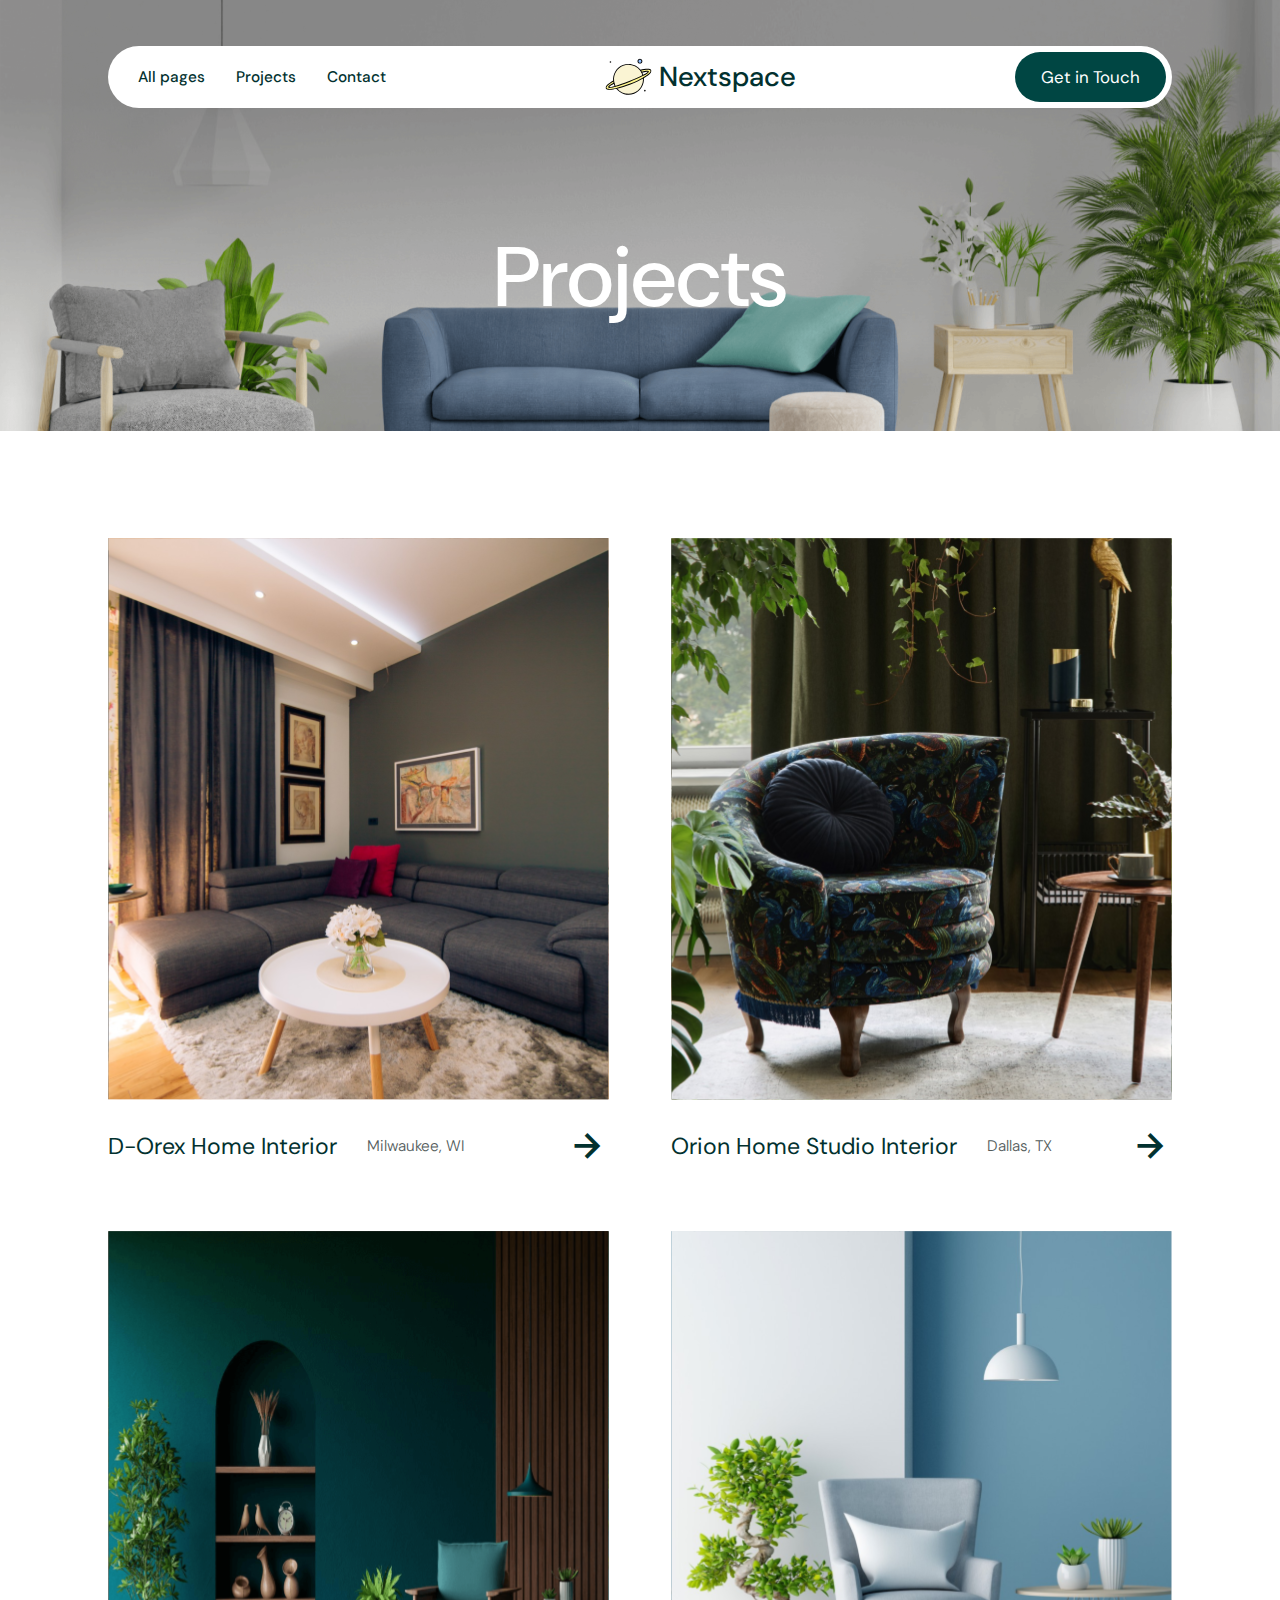
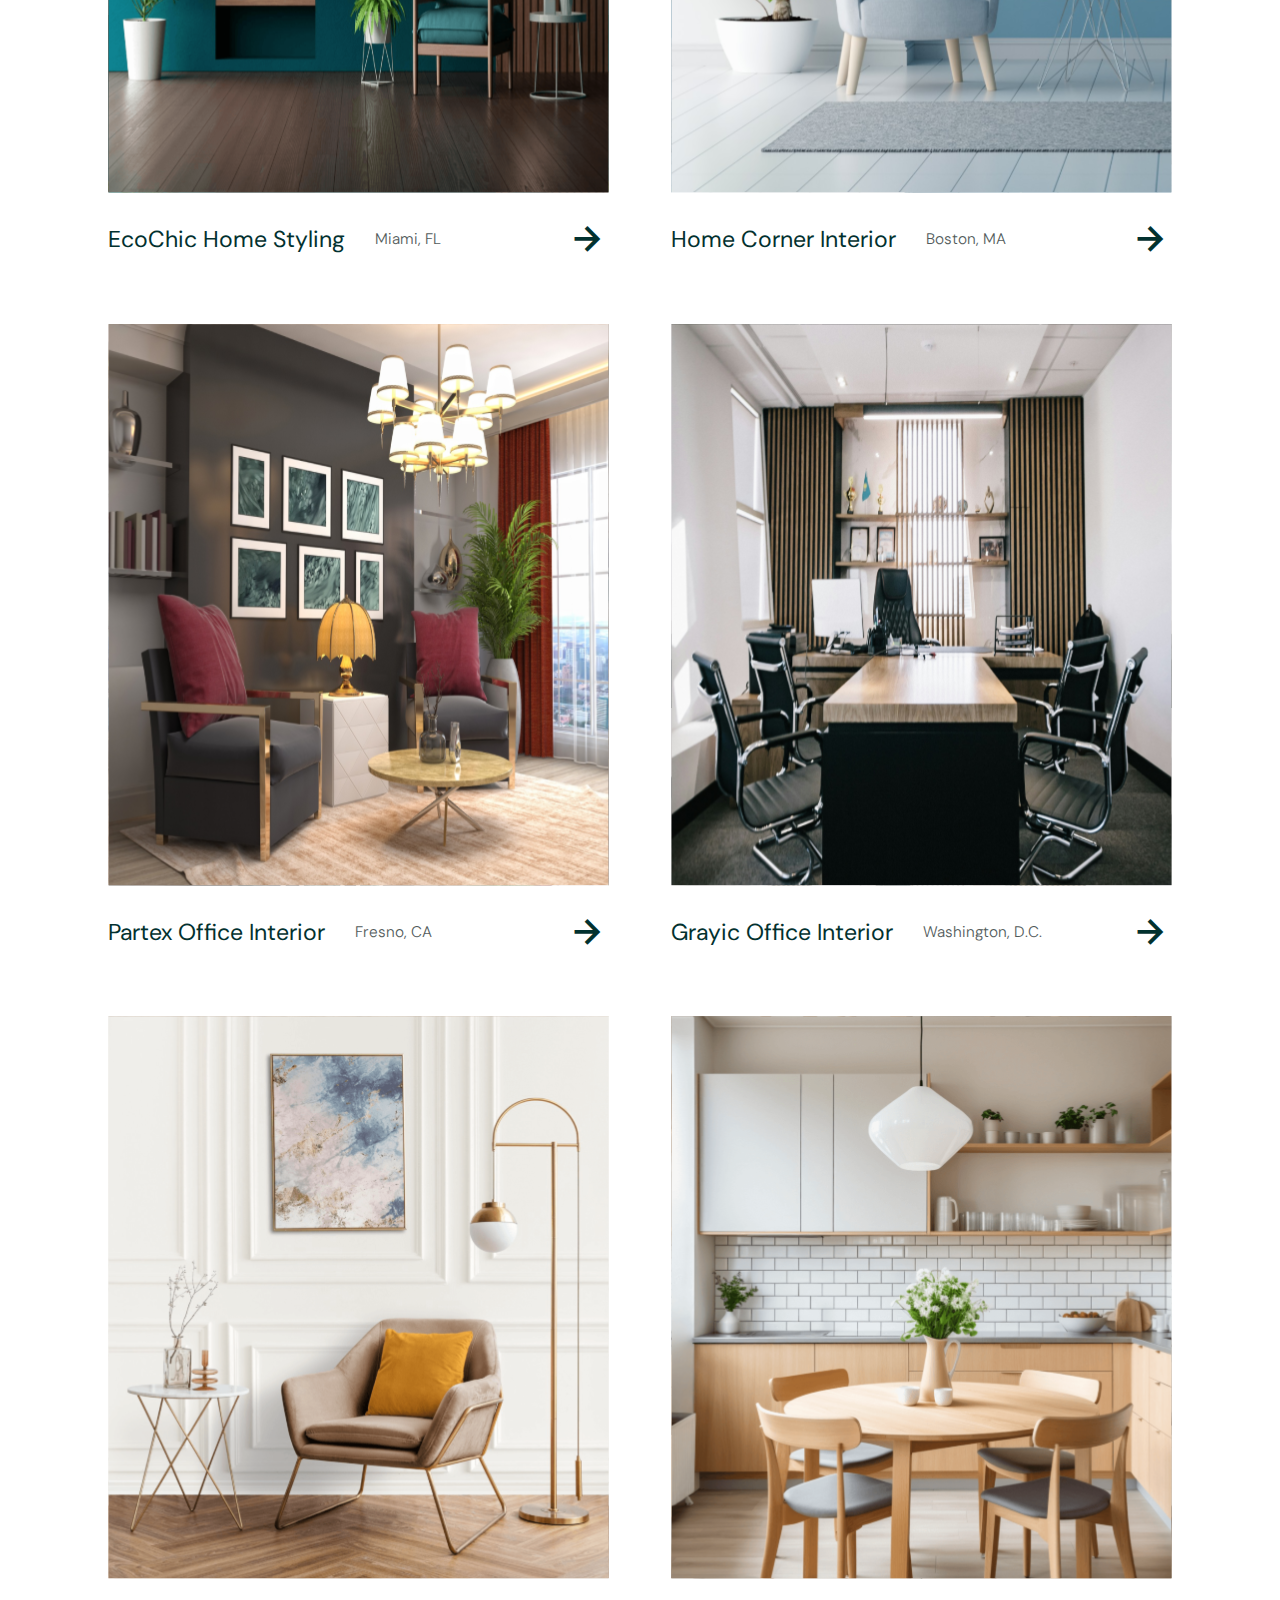
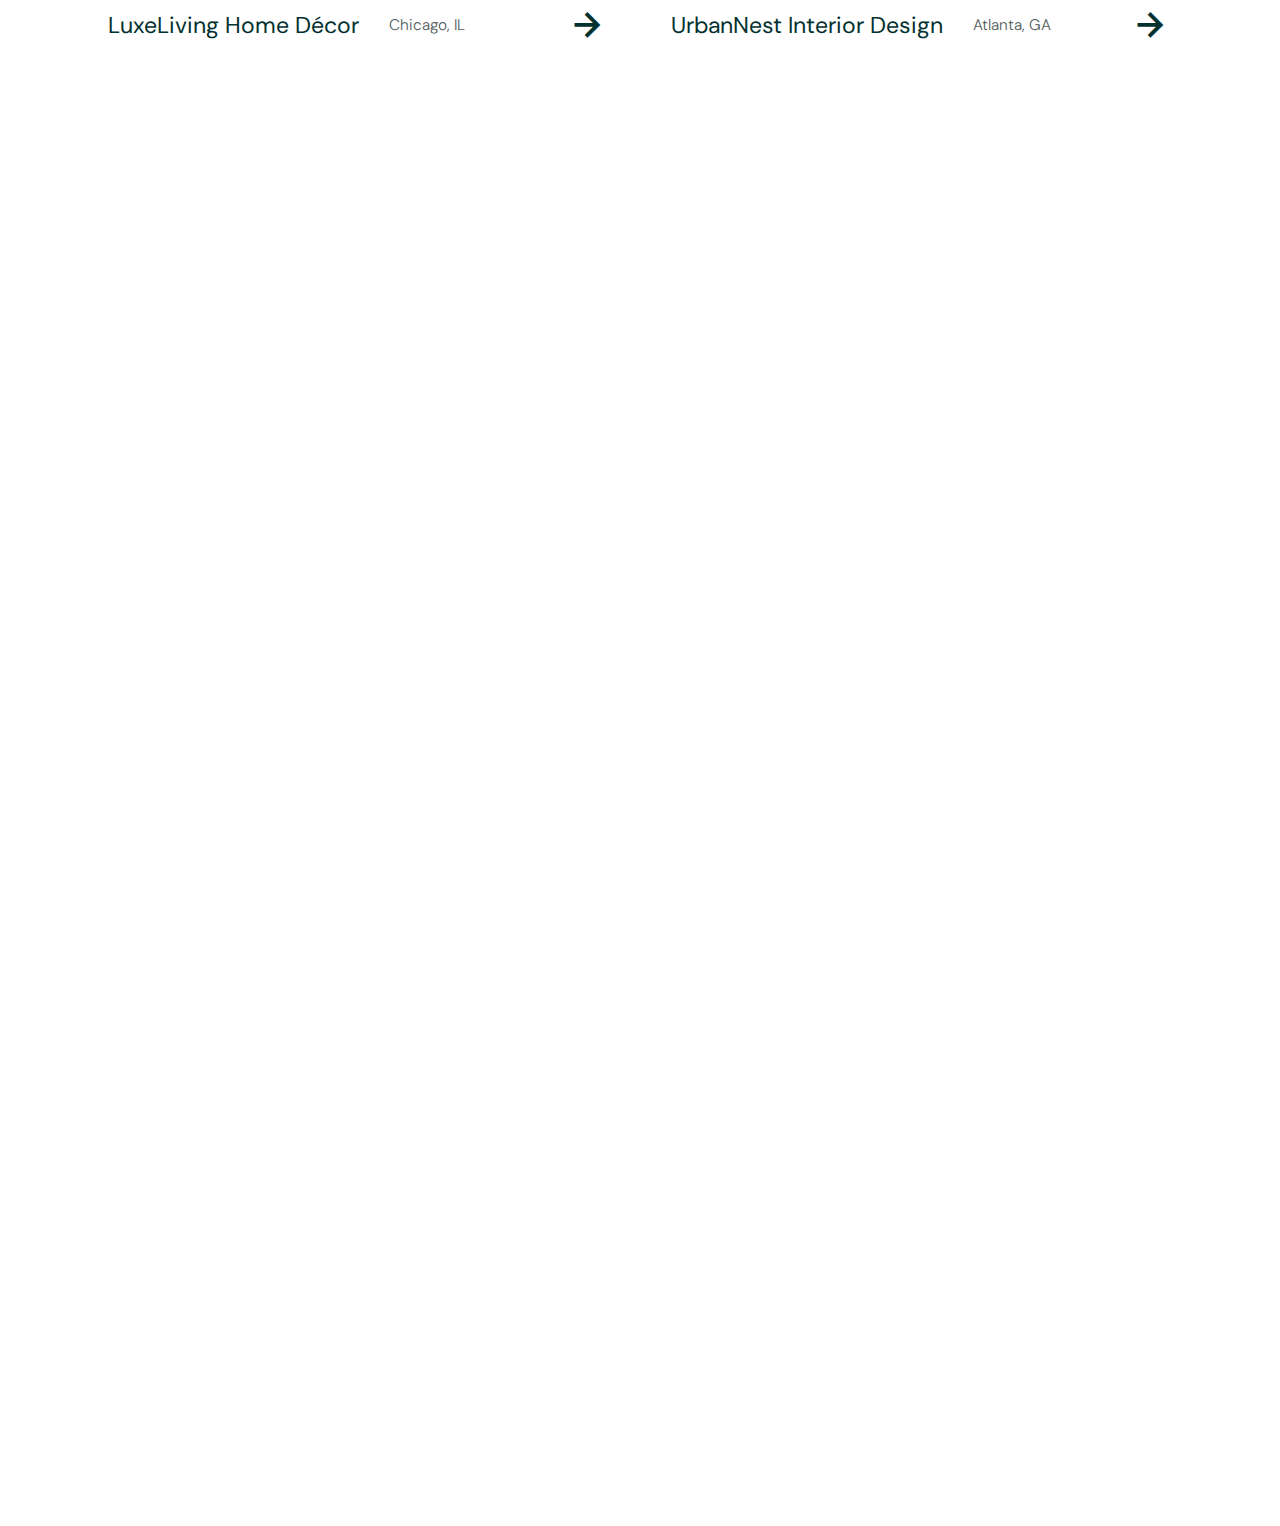
<file: project.html>
<!DOCTYPE html>
<html lang="en">
<head>
    <meta charset="UTF-8">
    <meta name="viewport" content="width=device-width, initial-scale=1.0">
    <title>Hotel Booking</title>
    <link rel="stylesheet" href="project.css">
    <link href='https://unpkg.com/boxicons@2.1.4/css/boxicons.min.css' rel='stylesheet'>
</head>
<body>
    <div class="container">
        <header class="fade-in">
            <nav>
                <ul class="nav-links">
                    <li class="drop-down">
                        <a href="index.html">All pages</a>
                        <div class="down">
                            <div class="drop-box">
                                <a href="index.html">Homepage</a>
                                <a href="about.html">About</a>
                                <a href="service.html">Service</a>
                                <a href="review.html">Review</a>
                                <a href="blog.html">Blog</a>
                                <a href="gallery.html">Gallery</a>
                                <a href="career.html">Career</a>
                                <a href="term.html">Terms</a>
                                <a href="privacy.html">Privacy</a>
                                <a href="faq.html">FAQs</a>
                            </div>
                        </div>
                    </li>
                    <li><a href="project.html">Projects</a></li>
                    <li><a href="contact.html">Contact</a></li>
                </ul>
                <div class="logo">
                    <img src="./home/Clip path group.svg" alt="">
                    <p>Nextspace</p>
                </div>
                <div class="burger">
                    <div class="line1"></div>
                    <div class="line2"></div>
                    <div class="line3"></div>
                </div>
                <button class="get-btn" onclick="window.location.href='contact.html'">Get in Touch</button>
            </nav>
            <div class="hero-head">
                <h1>Projects</h1>
            </div>
        </header>
        <main>
            <div class="fade-in" id="works">
                <div class="grid work">
                    <img src="./project/Project-image.svg" alt="">
                    <div class="hyper">
                        <div class="locate">
                            <p>D-Orex Home Interior</p>
                            <p>Milwaukee, WI</p>
                        </div>
                        <i class='bx bx-right-arrow-alt'></i>
                    </div>
                </div>
                <div class="grid work">
                    <img src="./project/Project-image1.svg" alt="">
                    <div class="hyper">
                        <div class="locate">
                            <p>Orion Home Studio Interior</p>
                            <p>Dallas, TX</p>
                        </div>
                        <i class='bx bx-right-arrow-alt'></i>
                    </div>
                </div>
                <div class="grid work">
                    <img src="./project/Project-image2.svg" alt="">
                    <div class="hyper">
                        <div class="locate">
                            <p>EcoChic Home Styling</p>
                            <p>Miami, FL</p>
                        </div>
                        <i class='bx bx-right-arrow-alt'></i>
                    </div>
                </div>
                <div class="grid work">
                    <img src="./project/Project-image3.svg" alt="">
                    <div class="hyper">
                        <div class="locate">
                            <p>Home Corner Interior</p>
                            <p>Boston, MA</p>
                        </div>
                        <i class='bx bx-right-arrow-alt'></i>
                    </div>
                </div>
                <div class="grid work">
                    <img src="./project/Project-image4.svg" alt="">
                    <div class="hyper">
                        <div class="locate">
                            <p>Partex Office Interior</p>
                            <p>Fresno, CA</p>
                        </div>
                        <i class='bx bx-right-arrow-alt'></i>
                    </div>
                </div>
                <div class="grid work">
                    <img src="./project/Project-image5.svg" alt="">
                    <div class="hyper">
                        <div class="locate">
                            <p>Grayic Office Interior</p>
                            <p>Washington, D.C.</p>
                        </div>
                        <i class='bx bx-right-arrow-alt'></i>
                    </div>
                </div>
                <div class="grid work">
                    <img src="./project/Project-image6.svg" alt="">
                    <div class="hyper">
                        <div class="locate">
                            <p>LuxeLiving Home Décor</p>
                            <p>Chicago, IL</p>
                        </div>
                        <i class='bx bx-right-arrow-alt'></i>
                    </div>
                </div>
                <div class="grid work">
                    <img src="./project/Project-image7.svg" alt="">
                    <div class="hyper">
                        <div class="locate">
                            <p>UrbanNest Interior Design</p>
                            <p>Atlanta, GA</p>
                        </div>
                        <i class='bx bx-right-arrow-alt'></i>
                    </div>
                </div>
            </div>
            <section class="fade-in" id="unlock">
                <div class="unlock-flex">
                    <div class="head-text">
                        <h1>Unlock Your Dream
                            Home Today!
                        </h1>
                    </div>
                    <div class="head-info">
                        <p>We encourage clients to actively participate in discussions,
                            share their ideas, preferences, and feedback.
                        </p>
                        <div class="head-btn">
                            <button onclick="window.location.href='contact.html'">Get in touch <i class='bx bx-arrow-back'></i></button>
                            <button onclick="window.location.href='tel:+234 9022 532 359'">+234 9022 532 359</button>
                        </div>
                    </div>
                </div>
            </section>
        </main>
        <footer class="fade-in">
            <div class="first-foot">
                <div class="grid one">
                    <h2>Ready To Build Your Dream Project</h2>
                    <button class="get-btn" onclick="window.location.href='contact.html'">Get in touch<i class='bx bx-arrow-back'></i></button>
                </div>
                <div class="grid two">
                    <p>Company</p>
                    <a href="project.html">Projects</a>
                    <a href="about.html">About</a>
                    <a href="contact.html">Contact</a>
                    <a href="career.html">Career</a>
                </div>
                <div class="grid two">
                    <p>Pages</p>
                    <a href="faq.html">FAQ</a>
                    <a href="term.html">Terms & Condition</a>
                    <a href="privacy.html">Policies</a>
                    <a href="blog.html">Blog</a>
                </div>
            </div>
            <div class="second-foot">
                <div class="grid four">
                    <div class="logo">
                        <img src="./home/Clip path group.svg" alt="">
                        <p>Nextspace</p>
                    </div>
                    <P>Develops conceptual design ideas, refines
                        them into detailed plans.
                    </P>
                </div>
                <div class="grid five">
                    <p>70 University Ave Palo Alto, CA 94301</p>
                    <a href="#">650.671.1706</a>
                    <a href="mailto:nextgentechie@gmail.com">nextgentechie@gmail.com</a>
                </div>
                <div class="grid six">
                    <a href="#">Instagram</a>
                    <a href="#">Twitter</a>
                    <a href="#">Linkedin</a>
                </div>
            </div>
        </footer>
        <script src="./project.js"></script>
    </div>
</body>
</html>
</file>
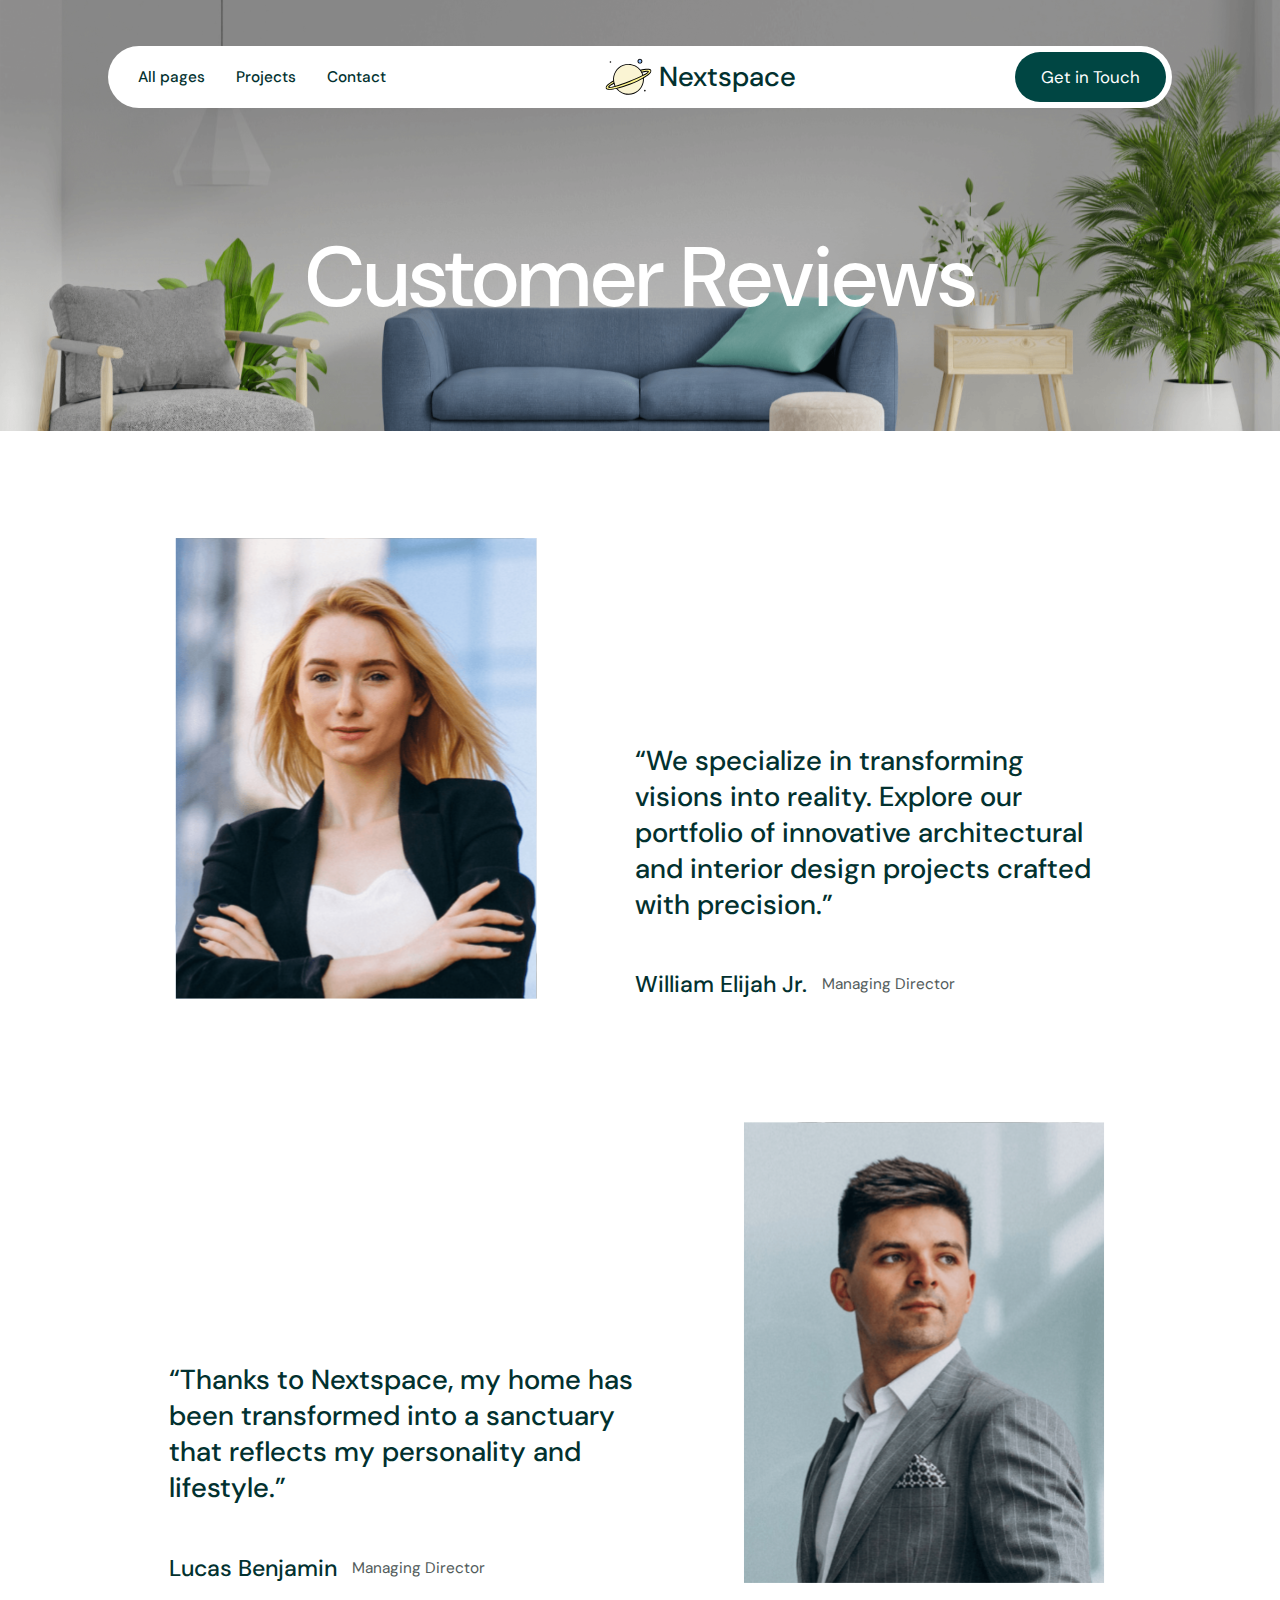
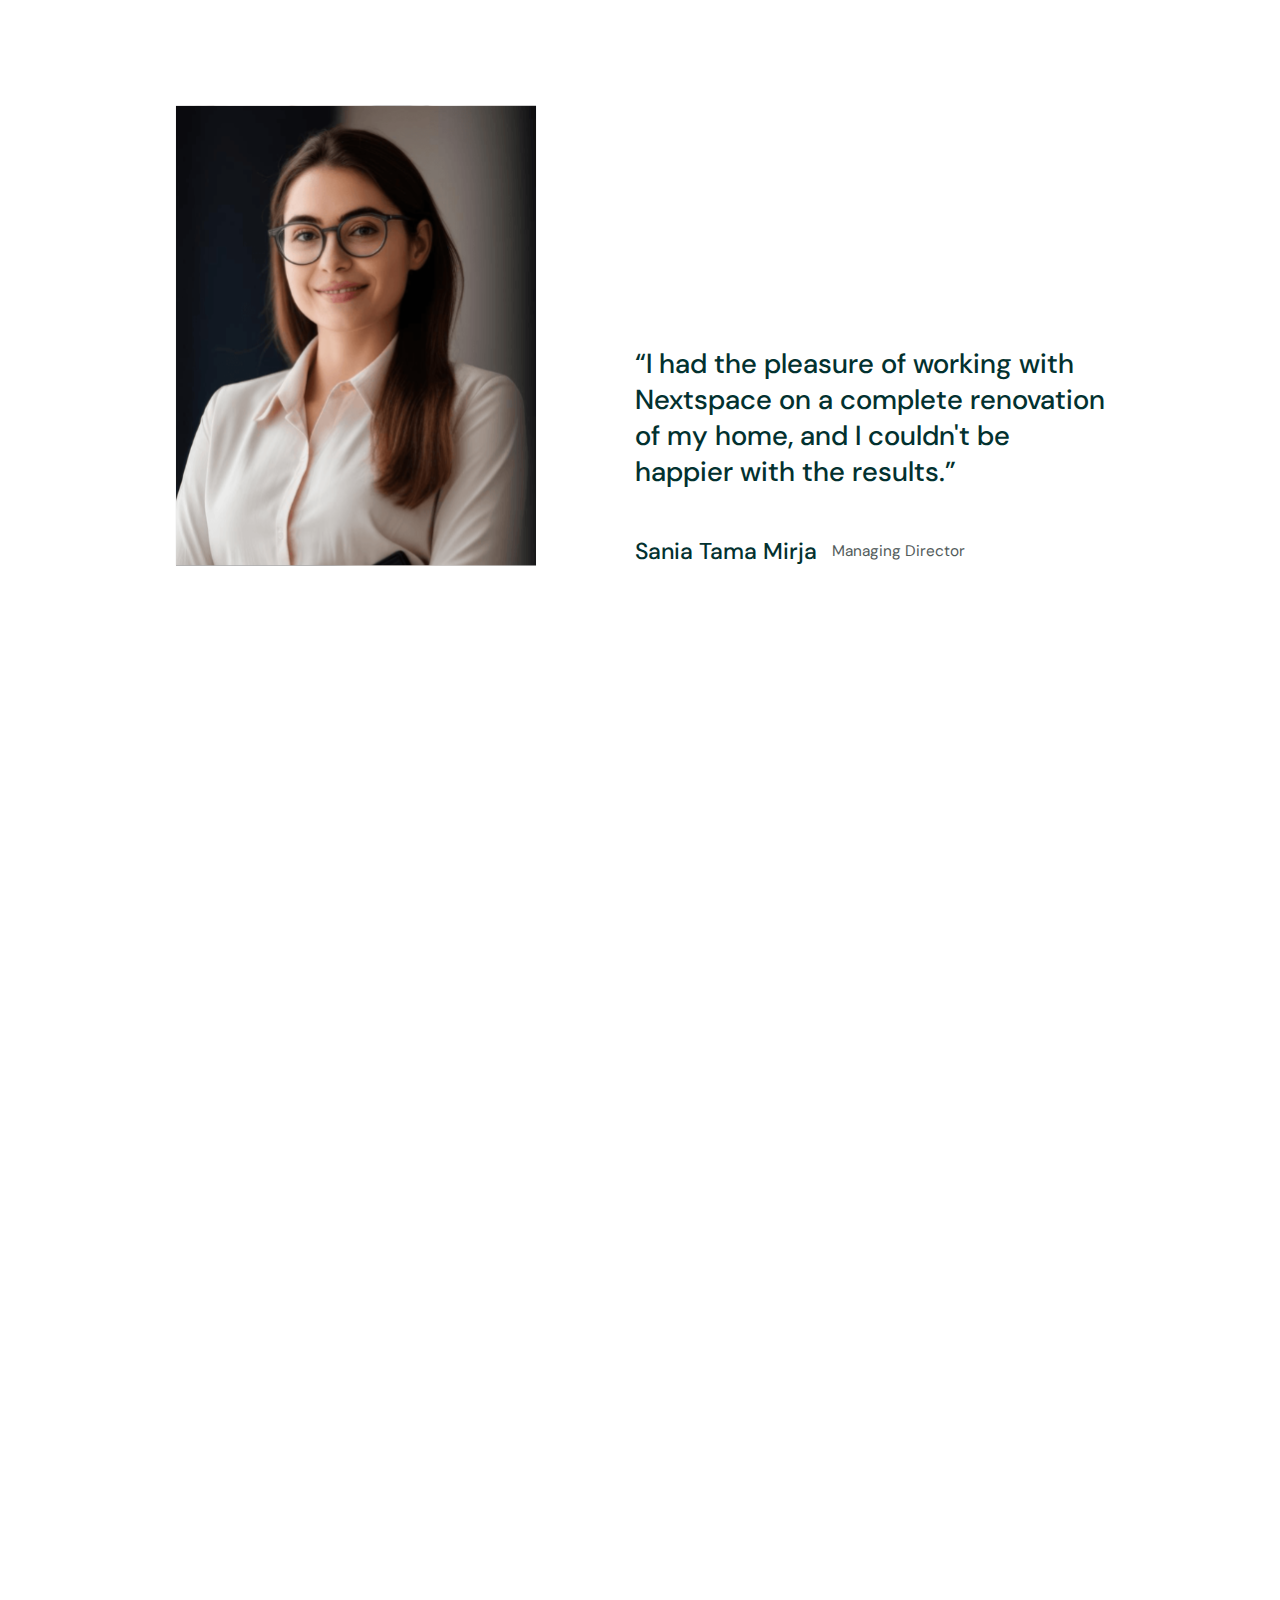
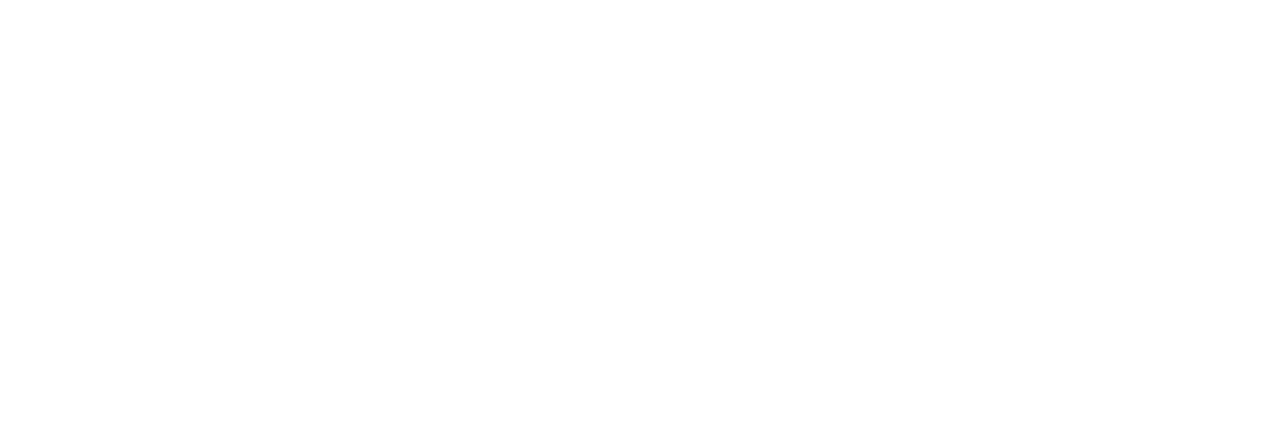
<file: review.html>
<!DOCTYPE html>
<html lang="en">
<head>
    <meta charset="UTF-8">
    <meta name="viewport" content="width=device-width, initial-scale=1.0">
    <title>Hotel Booking</title>
    <link rel="stylesheet" href="review.css">
    <link href='https://unpkg.com/boxicons@2.1.4/css/boxicons.min.css' rel='stylesheet'>
</head>
<body>
    <div class="container">
        <header class="fade-in">
            <nav>
                <ul class="nav-links">
                    <li class="drop-down">
                        <a href="index.html">All pages</a>
                        <div class="down">
                            <div class="drop-box">
                                <a href="index.html">Homepage</a>
                                <a href="about.html">About</a>
                                <a href="service.html">Service</a>
                                <a href="review.html">Review</a>
                                <a href="blog.html">Blog</a>
                                <a href="gallery.html">Gallery</a>
                                <a href="career.html">Career</a>
                                <a href="term.html">Terms</a>
                                <a href="privacy.html">Privacy</a>
                                <a href="faq.html">FAQs</a>
                            </div>
                        </div>
                    </li>
                    <li><a href="project.html">Projects</a></li>
                    <li><a href="contact.html">Contact</a></li>
                </ul>
                <div class="logo">
                    <img src="./home/Clip path group.svg" alt="">
                    <p>Nextspace</p>
                </div>
                <div class="burger">
                    <div class="line1"></div>
                    <div class="line2"></div>
                    <div class="line3"></div>
                </div>
                <button class="get-btn" onclick="window.location.href='contact.html'">Get in Touch</button>
            </nav>
            <div class="hero-head">
                <h1>Customer Reviews</h1>
            </div>
        </header>
        <main>
            <section class="fade-in" id="review">
                <div class="first-review">
                    <img src="./review/Review-image.svg" alt="">
                    <div class="rev-text">
                        <h2>“We specialize in transforming visions
                            into reality. Explore our portfolio of
                            innovative architectural and interior
                            design projects crafted with
                            precision.”
                        </h2>
                        <div class="flex-rev">
                            <h3>William Elijah Jr.</h3>
                            <p>Managing Director</p>
                        </div>
                    </div>
                </div>
                <div class="second-review">
                    <img src="./review/Review-image2.svg" alt="">
                    <div class="rev-text">
                        <h2>“Thanks to Nextspace, my home has
                            been transformed into a sanctuary
                            that reflects my personality and
                            lifestyle.”
                        </h2>
                        <div class="flex-rev">
                            <h3>Lucas Benjamin</h3>
                            <p>Managing Director</p>
                        </div>
                    </div>
                </div>
                <div class="first-review">
                    <img src="./review/Review-image3.svg" alt="">
                    <div class="rev-text">
                        <h2>“I had the pleasure of working with
                            Nextspace on a complete renovation
                            of my home, and I couldn't be happier
                            with the results.”
                        </h2>
                        <div class="flex-rev">
                            <h3>Sania Tama Mirja</h3>
                            <p>Managing Director</p>
                        </div>
                    </div>
                </div>
            </section>
            <section class="fade-in" id="unlock">
                <div class="unlock-flex">
                    <div class="head-text">
                        <h1>Unlock Your Dream
                            Home Today!
                        </h1>
                    </div>
                    <div class="head-info">
                        <p>We encourage clients to actively participate in discussions,
                            share their ideas, preferences, and feedback.
                        </p>
                        <div class="head-btn">
                            <button onclick="window.location.href='contact.html'">Get in touch <i class='bx bx-arrow-back'></i></button>
                            <button onclick="window.location.href='tel:+234 9022 532 359'">+234 9022 532 359</button>
                        </div>
                    </div>
                </div>
            </section>
        </main>
        <footer class="fade-in">
            <div class="first-foot">
                <div class="grid onee">
                    <h2>Ready To Build Your Dream Project</h2>
                    <button class="get-btn" onclick="window.location.href='contact.html'">Get in touch<i class='bx bx-arrow-back'></i></button>
                </div>
                <div class="grid twoo">
                    <p>Company</p>
                    <a href="project.html">Projects</a>
                    <a href="about.html">About</a>
                    <a href="contact.html">Contact</a>
                    <a href="career.html">Career</a>
                </div>
                <div class="grid twoo">
                    <p>Pages</p>
                    <a href="faq.html">FAQ</a>
                    <a href="term.html">Terms & Condition</a>
                    <a href="privacy.html">Policies</a>
                    <a href="blog.html">Blog</a>
                </div>
            </div>
            <div class="second-foot">
                <div class="grid fourr">
                    <div class="logo">
                        <img src="./home/Clip path group.svg" alt="">
                        <p>Nextspace</p>
                    </div>
                    <P>Develops conceptual design ideas, refines
                        them into detailed plans.
                    </P>
                </div>
                <div class="grid fivee">
                    <p>70 University Ave Palo Alto, CA 94301</p>
                    <a href="#">650.671.1706</a>
                    <a href="mailto:nextgentechie@gmail.com">nextgentechie@gmail.com</a>
                </div>
                <div class="grid sixx">
                    <a href="#">Discord</a>
                    <a href="#">Twitter</a>
                    <a href="#">Linkedin</a>
                </div>
            </div>
        </footer>
        <script src="./review.js"></script>
    </div>
</body>
</html>
</file>
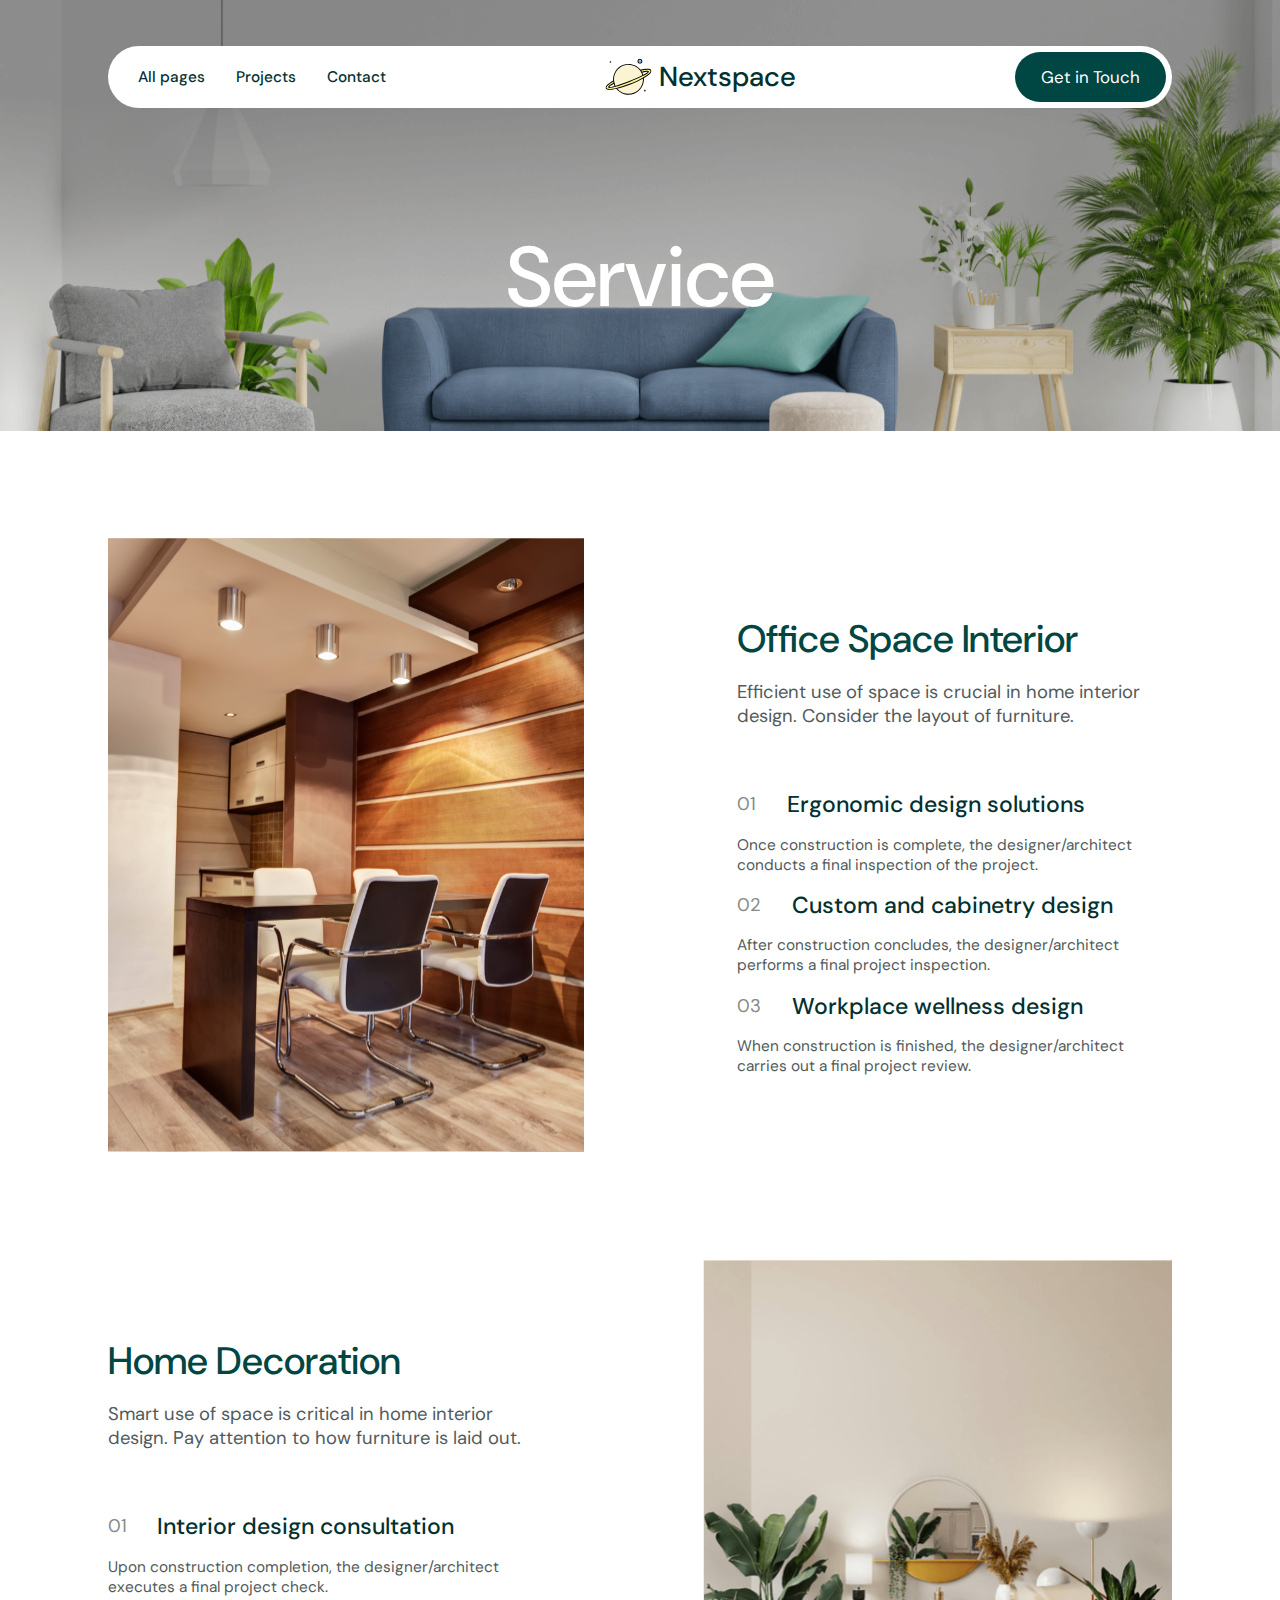
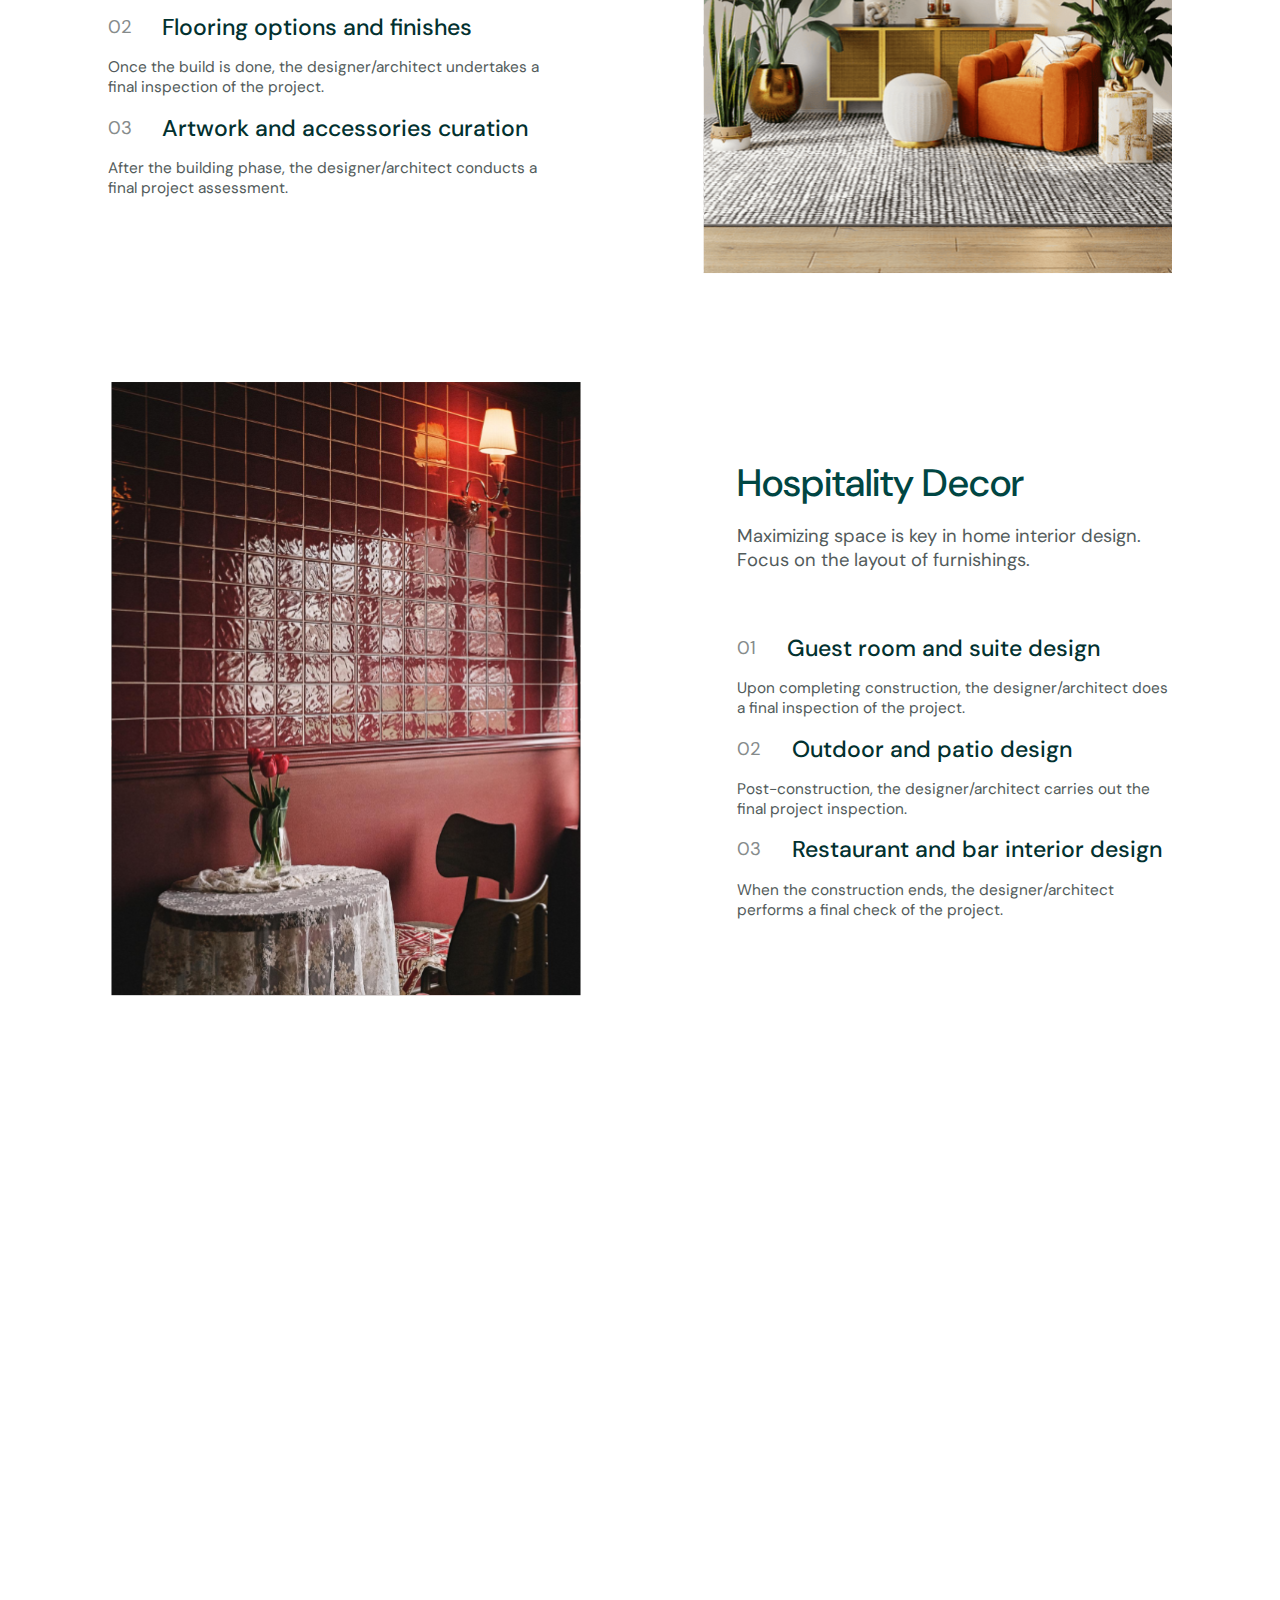
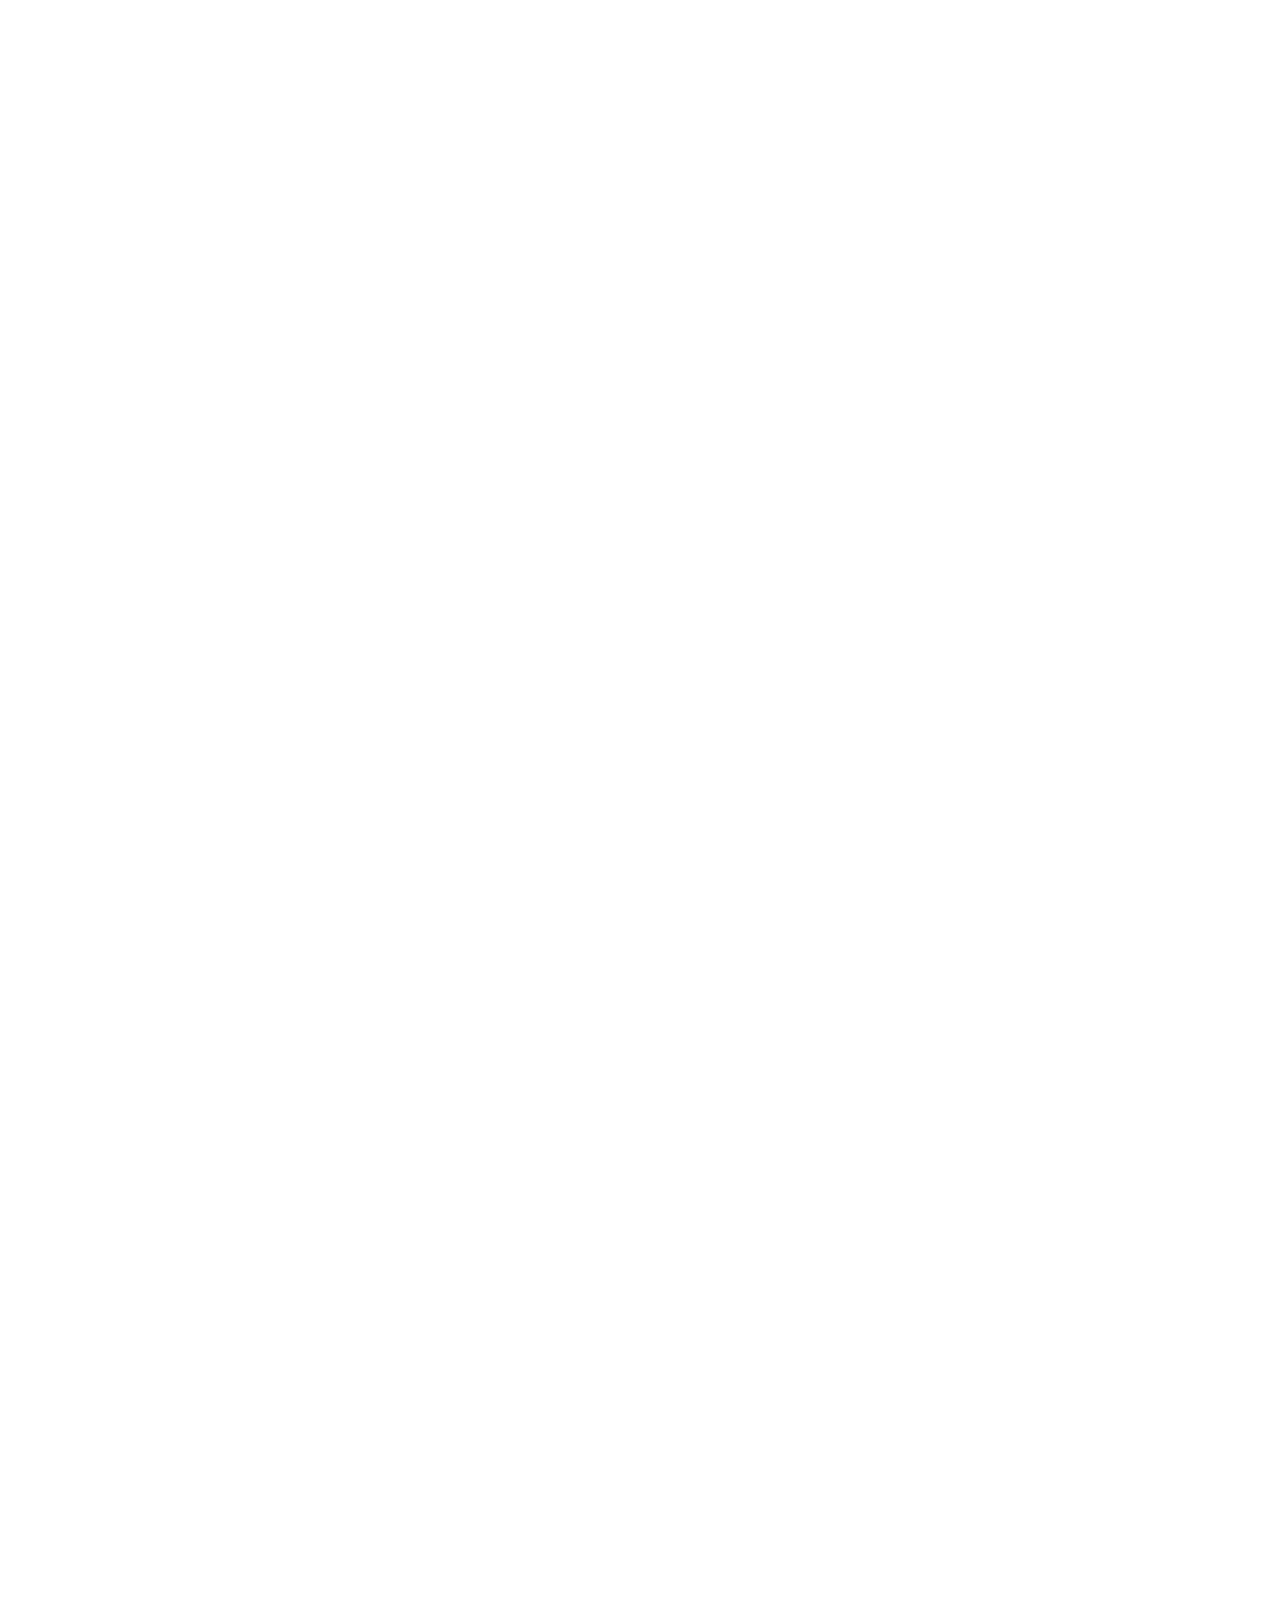
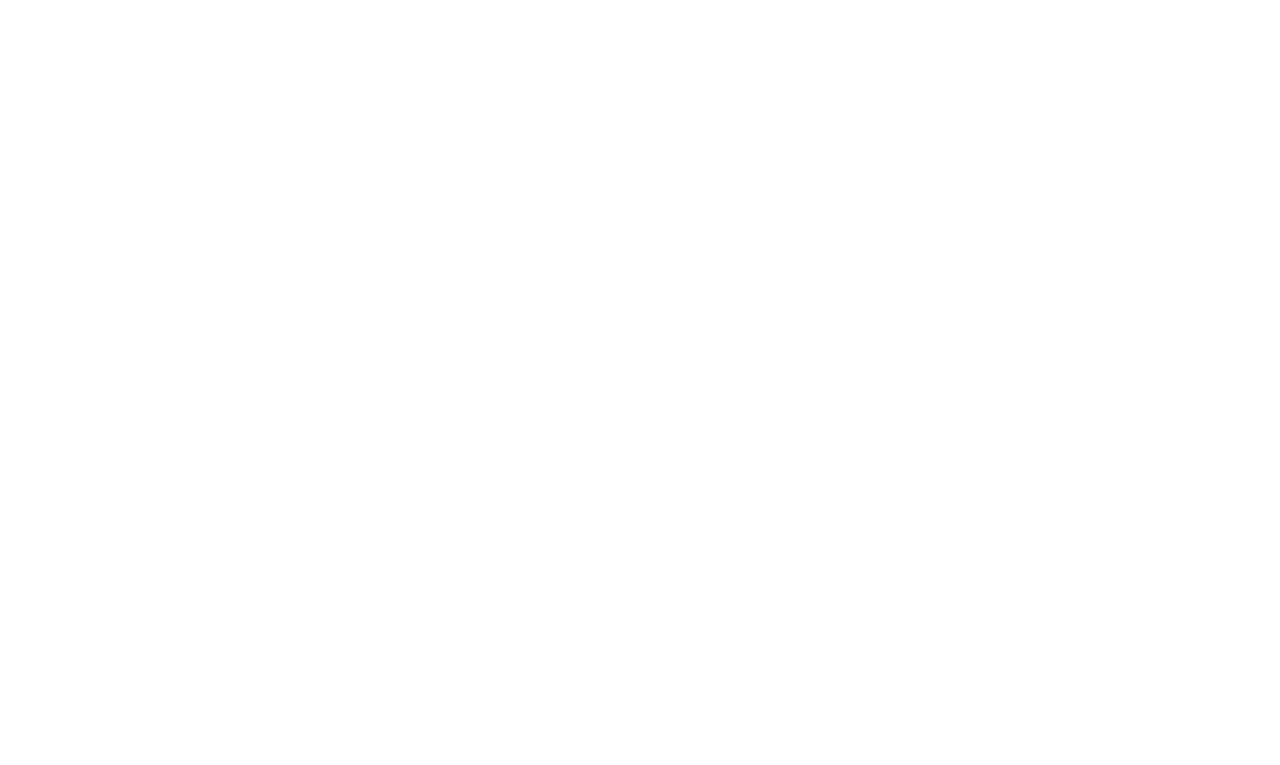
<file: service.html>
<!DOCTYPE html>
<html lang="en">
<head>
    <meta charset="UTF-8">
    <meta name="viewport" content="width=device-width, initial-scale=1.0">
    <title>Hotel Booking</title>
    <link rel="stylesheet" href="service.css">
    <link href='https://unpkg.com/boxicons@2.1.4/css/boxicons.min.css' rel='stylesheet'>
</head>
<body>
    <div class="container">
        <header class="fade-in">
            <nav>
                <ul class="nav-links">
                    <li class="drop-down">
                        <a href="index.html">All pages</a>
                        <div class="down">
                            <div class="drop-box">
                                <a href="index.html">Homepage</a>
                                <a href="about.html">About</a>
                                <a href="service.html">Service</a>
                                <a href="review.html">Review</a>
                                <a href="blog.html">Blog</a>
                                <a href="gallery.html">Gallery</a>
                                <a href="career.html">Career</a>
                                <a href="term.html">Terms</a>
                                <a href="privacy.html">Privacy</a>
                                <a href="faq.html">FAQs</a>
                            </div>
                        </div>
                    </li>
                    <li><a href="project.html">Projects</a></li>
                    <li><a href="contact.html">Contact</a></li>
                </ul>
                <div class="logo">
                    <img src="./home/Clip path group.svg" alt="">
                    <p>Nextspace</p>
                </div>
                <div class="burger">
                    <div class="line1"></div>
                    <div class="line2"></div>
                    <div class="line3"></div>
                </div>
                <button class="get-btn" onclick="window.location.href='contact.html'">Get in Touch</button>
            </nav>
            <div class="hero-head">
                <h1>Service</h1>
            </div>
        </header>
        <main>
            <section class="fade-in" id="service">
                <div class="first-service">
                    <img src="./service/Service-Image.svg" alt="">
                    <div class="service-info">
                        <div class="service-head">
                            <h2>Office Space Interior</h2>
                            <p>Efficient use of space is crucial in home interior
                                design. Consider the layout of furniture.
                            </p>
                        </div>
                        <div class="service-main">
                            <div class="service-text">
                                <div class="flex-serve">
                                    <p>01</p>
                                    <h3>Ergonomic design solutions</h3>
                                </div>
                                <p class="next">Once construction is complete, the designer/architect
                                    conducts a final inspection of the project.
                                </p>
                            </div>
                            <div class="service-text">
                                <div class="flex-serve">
                                    <p>02</p>
                                    <h3>Custom and cabinetry design</h3>
                                </div>
                                <p class="next">After construction concludes, the designer/architect
                                    performs a final project inspection.
                                </p>
                            </div>
                            <div class="service-text">
                                <div class="flex-serve">
                                    <p>03</p>
                                    <h3>Workplace wellness design</h3>
                                </div>
                                <p class="next">When construction is finished, the designer/architect
                                    carries out a final project review.
                                </p>
                            </div>
                        </div>
                    </div>
                </div>
                <div class="second-service">
                    <div class="service-info">
                        <div class="service-head">
                            <h2>Home Decoration</h2>
                            <p>Smart use of space is critical in home interior design.
                                Pay attention to how furniture is laid out.
                            </p>
                        </div>
                        <div class="service-main">
                            <div class="service-text">
                                <div class="flex-serve">
                                    <p>01</p>
                                    <h3>Interior design consultation</h3>
                                </div>
                                <p class="next">Upon construction completion, the designer/architect
                                    executes a final project check.
                                </p>
                            </div>
                            <div class="service-text">
                                <div class="flex-serve">
                                    <p>02</p>
                                    <h3>Flooring options and finishes</h3>
                                </div>
                                <p class="next">Once the build is done, the designer/architect undertakes a
                                    final inspection of the project.
                                </p>
                            </div>
                            <div class="service-text">
                                <div class="flex-serve">
                                    <p>03</p>
                                    <h3>Artwork and accessories curation</h3>
                                </div>
                                <p class="next">After the building phase, the designer/architect conducts a
                                    final project assessment.
                                </p>
                            </div>
                        </div>
                    </div>
                    <img src="./service/Service-Image2.svg" alt="">
                </div>
                <div class="first-service">
                    <img src="./service/Service-Image3.svg" alt="">
                    <div class="service-info">
                        <div class="service-head">
                            <h2>Hospitality Decor</h2>
                            <p>Maximizing space is key in home interior design.
                                Focus on the layout of furnishings.
                            </p>
                        </div>
                        <div class="service-main">
                            <div class="service-text">
                                <div class="flex-serve">
                                    <p>01</p>
                                    <h3>Guest room and suite design</h3>
                                </div>
                                <p class="next">Upon completing construction, the designer/architect
                                    does a final inspection of the project.
                                </p>
                            </div>
                            <div class="service-text">
                                <div class="flex-serve">
                                    <p>02</p>
                                    <h3>Outdoor and patio design</h3>
                                </div>
                                <p class="next">Post-construction, the designer/architect carries out the
                                    final project inspection.
                                </p>
                            </div>
                            <div class="service-text">
                                <div class="flex-serve">
                                    <p>03</p>
                                    <h3>Restaurant and bar interior design</h3>
                                </div>
                                <p class="next">When the construction ends, the designer/architect
                                    performs a final check of the project.
                                </p>
                            </div>
                        </div>
                    </div>
                </div>
            </section>
            <section class="fade-in" id="testimonial">
                <div class="testimoney">
                    <h3>TESTIMONIALS</h3>
                    <h2>Client Stories</h2>
                    <div class="testimonial-slider">
                        <div class="testimonial active">
                            <p>"Dedicated to making visions a reality, we
                                invite you to explore our portfolio of
                                innovative architectural and interior design
                                creations, executed with utmost precision."
                            </p>
                            <p class="name">Ishan Veer</p>
                            <p class="secname">Aadidev Gabbar</p>
                        </div>
                        <div class="testimonial">
                            <p>“We specialize in transforming visions into reality.
                                 Explore our portfolio of innovative architectural 
                                 and interior design projects crafted with precision.”
                            </p>
                            <p class="name">Aadidev Gabbar</p>
                            <p class="secname">Aadidev Gabbar</p>
                        </div>
                        <div class="testimonial">
                            <p>"Our expertise lies in turning dreams into tangible spaces.
                                 Discover our collection of cutting-edge architectural and 
                                 interior design works, meticulously crafted to perfection."
                           </p>
                           <p class="name">Devansh Raghav</p>
                           <p class="secname">Aadidev Gabbar</p>
                        </div>
                    </div>
                    <div class="testimonial-icon">
                        <i class='bx bx-left-arrow-alt' ></i>
                        <i class='bx bx-right-arrow-alt' ></i>
                    </div>
                </div>
                <img src="./home/client.svg" alt="">
            </section>
            <section class="fade-in" id="question">
                <div class="quest-flex">
                    <h3>FAQS</h3>
                    <h2>Still Have A Question</h2>
                    <button onclick="window.location.href='faq.html'">See all FAQs<i class='bx bx-arrow-back'></i></button>
                </div>
                <div class="faq">
                    <div class="faq-item">
                      <div class="faq-question">
                        <p>01</p>
                        <span>How involved can I be in the design process?</span>
                        <i class="bx bx-chevron-down faq-icon"></i>
                      </div>
                      <div class="faq-answer">We believe in collaboration and value your input throughout
                         the design process. We encourage clients to actively participate in discussions,
                          share their ideas, preferences, and feedback.
                      </div>
                    </div>
                    <div class="faq-item">
                        <div class="faq-question">
                          <p>02</p>
                          <span>What types of projects does Nextspace specialize in?</span>
                          <i class="bx bx-chevron-down faq-icon"></i>
                        </div>
                        <div class="faq-answer">We believe in collaboration and value your input throughout
                           the design process. We encourage clients to actively participate in discussions,
                            share their ideas, preferences, and feedback.
                        </div>
                    </div>
                    <div class="faq-item">
                        <div class="faq-question">
                          <p>03</p>
                          <span>What is the typical timeline for completing a project?</span>
                          <i class="bx bx-chevron-down faq-icon"></i>
                        </div>
                        <div class="faq-answer">We believe in collaboration and value your input throughout
                           the design process. We encourage clients to actively participate in discussions,
                            share their ideas, preferences, and feedback.
                        </div>
                    </div>
                    <div class="faq-item">
                        <div class="faq-question">
                          <p>04</p>
                          <span>What types of projects does Nextspace specialize in?</span>
                          <i class="bx bx-chevron-down faq-icon"></i>
                        </div>
                        <div class="faq-answer">We believe in collaboration and value your input throughout
                           the design process. We encourage clients to actively participate in discussions,
                            share their ideas, preferences, and feedback.
                        </div>
                    </div>
                    <div class="faq-item">
                        <div class="faq-question">
                          <p>05</p>
                          <span>What sets your firm apart from others in the industry?</span>
                          <i class="bx bx-chevron-down faq-icon"></i>
                        </div>
                        <div class="faq-answer">We believe in collaboration and value your input throughout
                           the design process. We encourage clients to actively participate in discussions,
                            share their ideas, preferences, and feedback.
                        </div>
                    </div>
                </div>
            </section>
            <section class="fade-in" id="unlock">
                <div class="unlock-flex">
                    <div class="head-text">
                        <h1>Unlock Your Dream
                            Home Today!
                        </h1>
                    </div>
                    <div class="head-info">
                        <p>We encourage clients to actively participate in discussions,
                            share their ideas, preferences, and feedback.
                        </p>
                        <div class="head-btn">
                            <button onclick="window.location.href='contact.html'">Get in touch <i class='bx bx-arrow-back'></i></button>
                            <button onclick="window.location.href='tel:+234 9022 532 359'">+234 9022 532 359</button>
                        </div>
                    </div>
                </div>
            </section>
        </main>
        <footer class="fade-in">
            <div class="first-foot">
                <div class="grid onee">
                    <h2>Ready To Build Your Dream Project</h2>
                    <button class="get-btn" onclick="window.location.href='contact.html'">Get in touch<i class='bx bx-arrow-back'></i></button>
                </div>
                <div class="grid twoo">
                    <p>Company</p>
                    <a href="project.html">Projects</a>
                    <a href="about.html">About</a>
                    <a href="contact.html">Contact</a>
                    <a href="career.html">Career</a>
                </div>
                <div class="grid twoo">
                    <p>Pages</p>
                    <a href="faq.html">FAQ</a>
                    <a href="term.html">Terms & Condition</a>
                    <a href="privacy.html">Policies</a>
                    <a href="blog.html">Blog</a>
                </div>
            </div>
            <div class="second-foot">
                <div class="grid fourr">
                    <div class="logo">
                        <img src="./home/Clip path group.svg" alt="">
                        <p>Nextspace</p>
                    </div>
                    <P>Develops conceptual design ideas, refines
                        them into detailed plans.
                    </P>
                </div>
                <div class="grid fivee">
                    <p>70 University Ave Palo Alto, CA 94301</p>
                    <a href="#">650.671.1706</a>
                    <a href="mailto:nextgentechie@gmail.com">nextgentechie@gmail.com</a>
                </div>
                <div class="grid sixx">
                    <a href="#">Discord</a>
                    <a href="#">Twitter</a>
                    <a href="#">Linkedin</a>
                </div>
            </div>
        </footer>
    </div>
    <script src="service.js"></script>
</body>
</html>
</file>
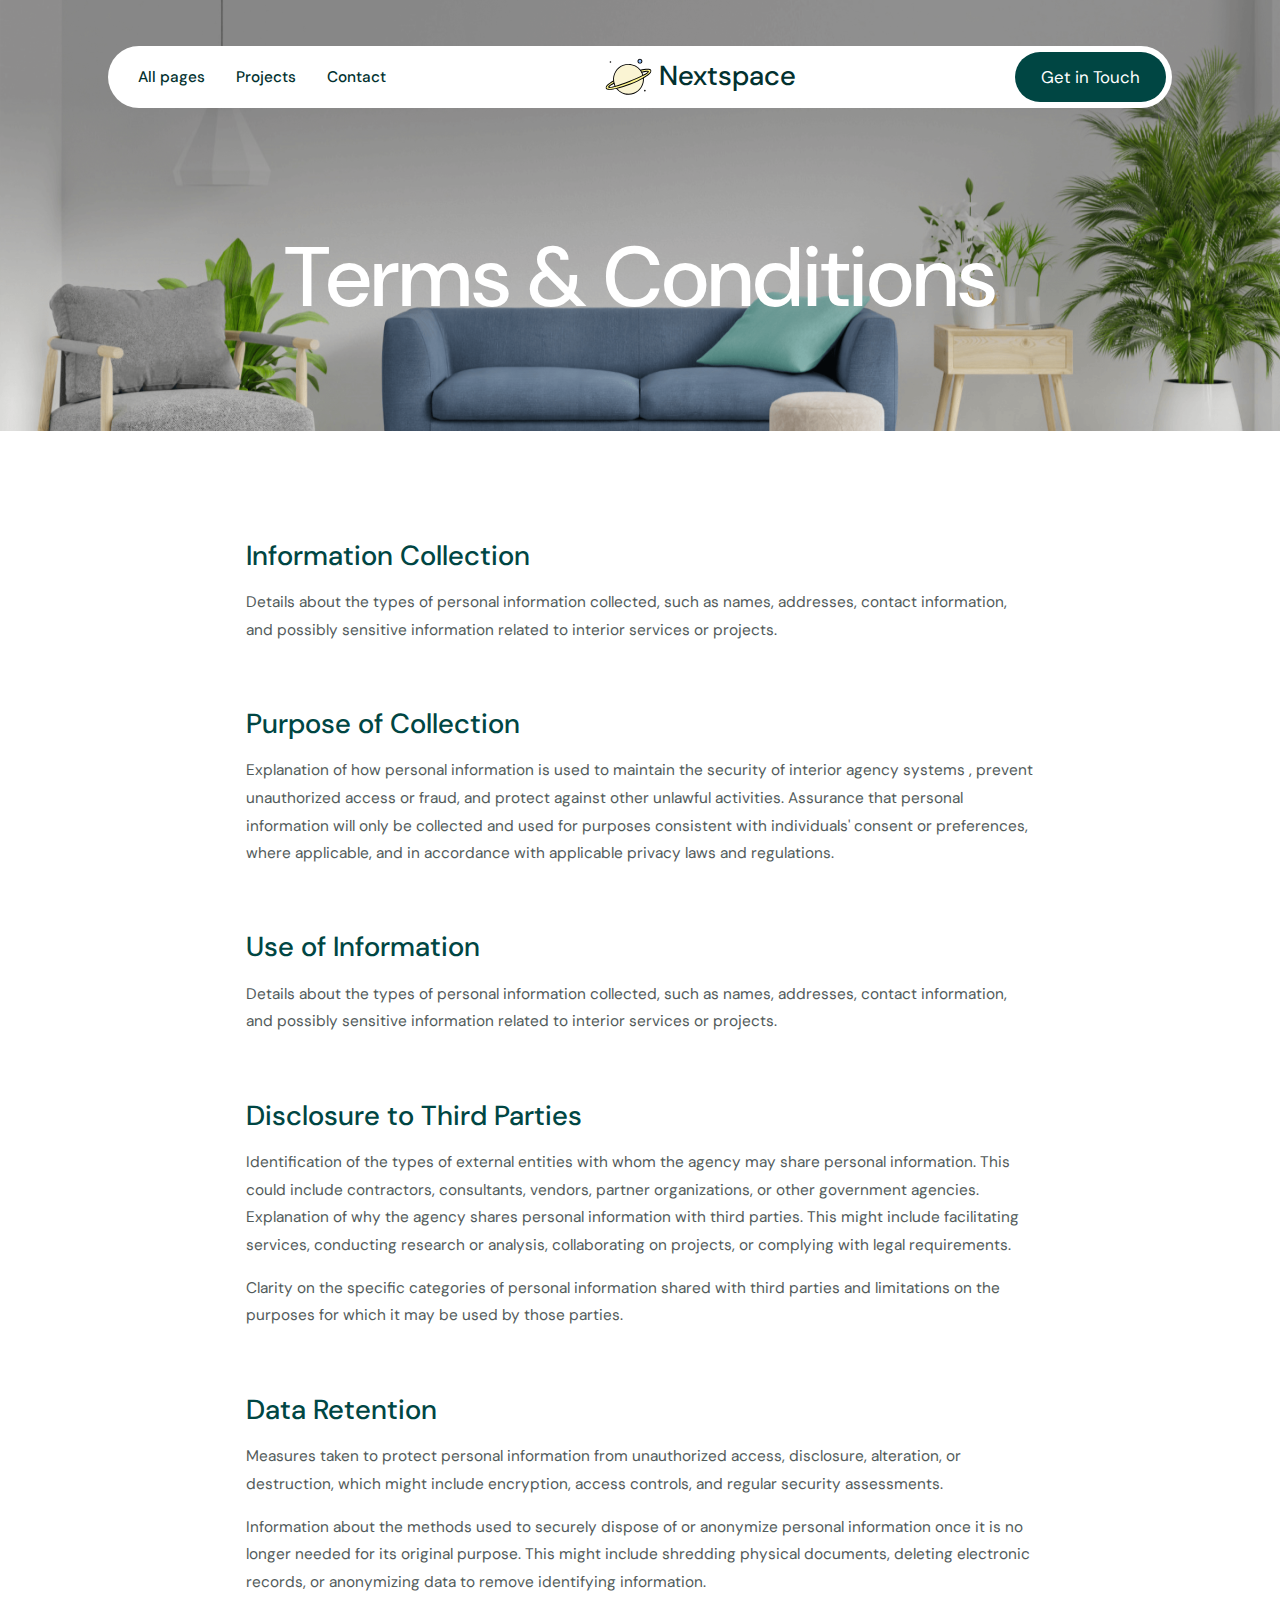
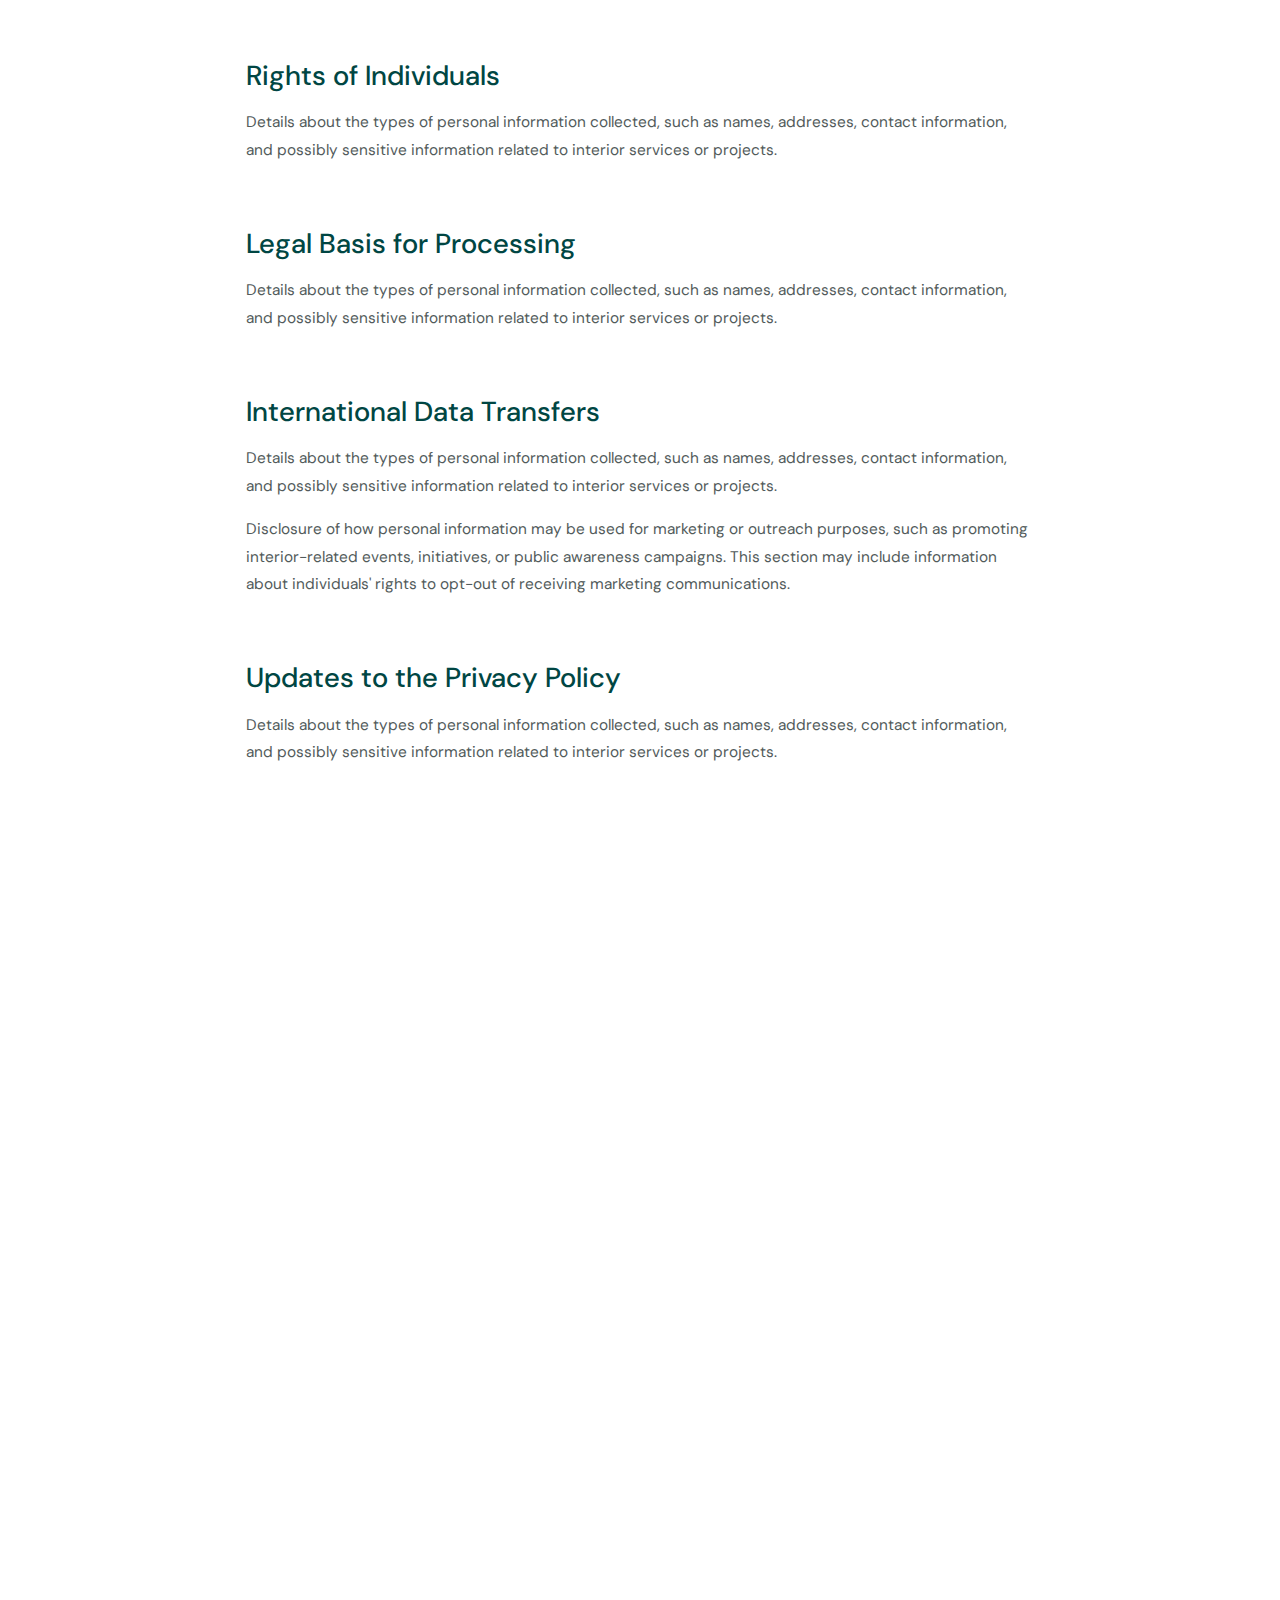
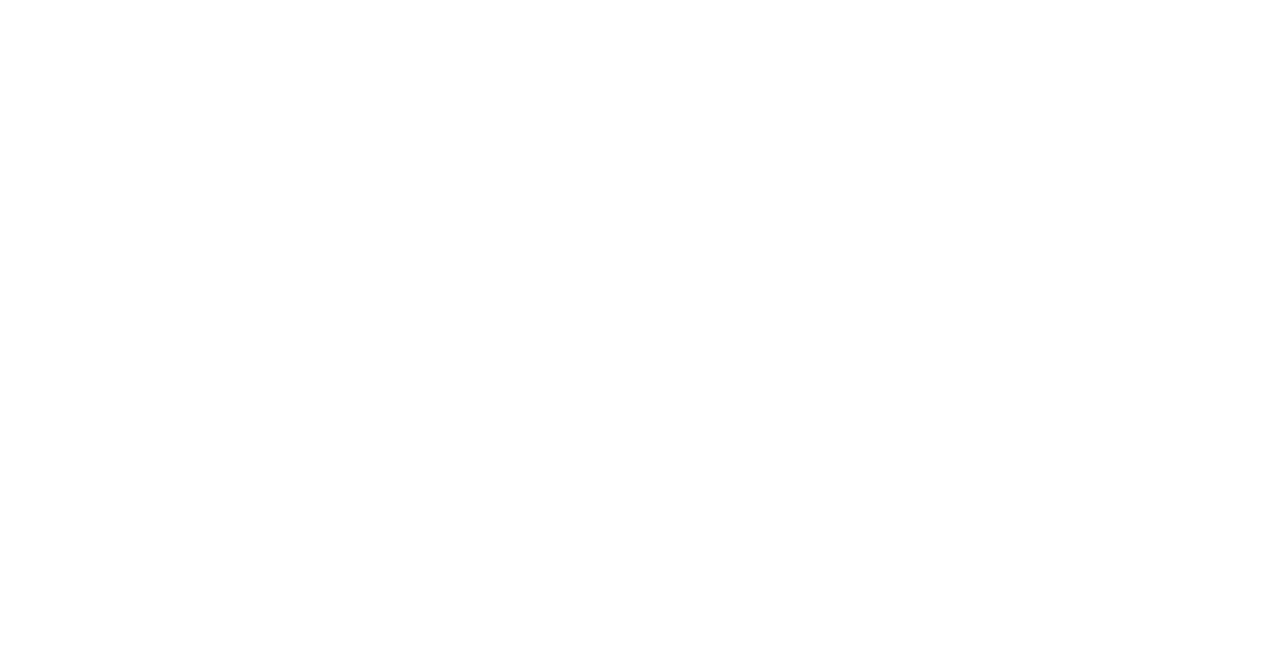
<file: term.html>
<!DOCTYPE html>
<html lang="en">
<head>
    <meta charset="UTF-8">
    <meta name="viewport" content="width=device-width, initial-scale=1.0">
    <title>Hotel Booking</title>
    <link rel="stylesheet" href="term.css">
    <link href='https://unpkg.com/boxicons@2.1.4/css/boxicons.min.css' rel='stylesheet'>
</head>
<body>
    <div class="container">
        <header class="fade-in">
            <nav>
                <ul class="nav-links">
                    <li class="drop-down">
                        <a href="index.html">All pages</a>
                        <div class="down">
                            <div class="drop-box">
                                <a href="index.html">Homepage</a>
                                <a href="about.html">About</a>
                                <a href="service.html">Service</a>
                                <a href="review.html">Review</a>
                                <a href="blog.html">Blog</a>
                                <a href="gallery.html">Gallery</a>
                                <a href="career.html">Career</a>
                                <a href="term.html">Terms</a>
                                <a href="privacy.html">Privacy</a>
                                <a href="faq.html">FAQs</a>
                            </div>
                        </div>
                    </li>
                    <li><a href="project.html">Projects</a></li>
                    <li><a href="contact.html">Contact</a></li>
                </ul>
                <div class="logo">
                    <img src="./home/Clip path group.svg" alt="">
                    <p>Nextspace</p>
                </div>
                <div class="burger">
                    <div class="line1"></div>
                    <div class="line2"></div>
                    <div class="line3"></div>
                </div>
                <button class="get-btn" onclick="window.location.href='contact.html'">Get in Touch</button>
            </nav>
            <div class="hero-head">
                <h1>Terms & Conditions</h1>
            </div>
        </header>
        <main>
            <section class="fade-in" id="flex-body">
                <div>
                    <h2>Information Collection</h2>
                    <p>Details about the types of personal information collected, such as names, addresses, contact information,
                         and possibly sensitive information related to interior services or projects.
                    </p>
                </div>
                <div>
                    <h2>Purpose of Collection</h2>
                    <p>Explanation of how personal information is used to maintain the security of interior agency systems
                        , prevent unauthorized access or fraud, and protect against other unlawful activities. Assurance that
                         personal information will only be collected and used for purposes consistent with individuals' consent or
                          preferences, where applicable, and in accordance with applicable privacy laws and regulations.
                    </p>
                </div>
                <div>
                    <h2>Use of Information</h2>
                    <p>Details about the types of personal information collected, such as names, addresses, contact information,
                         and possibly sensitive information related to interior services or projects.
                    </p>
                </div>
                <div>
                    <h2>Disclosure to Third Parties</h2>
                    <p>Identification of the types of external entities with whom the agency may share personal information. This
                         could include contractors, consultants, vendors, partner organizations, or other government agencies.
                          Explanation of why the agency shares personal information with third parties. This might include facilitating
                           services, conducting research or analysis, collaborating on projects, or complying with legal requirements.
                    </p>
                    <p>Clarity on the specific categories of personal information shared with third parties and limitations on the
                        purposes for which it may be used by those parties.
                    </p>
                </div>
                <div>
                    <h2>Data Retention</h2>
                    <p>Measures taken to protect personal information from unauthorized access, disclosure, alteration, or
                         destruction, which might include encryption, access controls, and regular security assessments.
                    </p>
                    <p>Information about the methods used to securely dispose of or anonymize personal information once 
                        it is no longer needed for its original purpose. This might include shredding physical documents, 
                        deleting electronic records, or anonymizing data to remove identifying information.
                    </p>
                </div>
                <div>
                    <h2>Rights of Individuals</h2>
                    <p>Details about the types of personal information collected, such as names, addresses, contact information,
                         and possibly sensitive information related to interior services or projects.
                    </p>
                </div>
                <div>
                    <h2>Legal Basis for Processing</h2>
                    <p>Details about the types of personal information collected, such as names, addresses, contact information,
                         and possibly sensitive information related to interior services or projects.
                    </p>
                </div>
                <div>
                    <h2>International Data Transfers</h2>
                    <p>Details about the types of personal information collected, such as names, addresses, contact information,
                         and possibly sensitive information related to interior services or projects.
                    </p>
                    <p>Disclosure of how personal information may be used for marketing or outreach purposes, such as promoting
                         interior-related events, initiatives, or public awareness campaigns. This section may include information 
                         about individuals' rights to opt-out of receiving marketing communications.
                    </p>
                </div>
                <div>
                    <h2>Updates to the Privacy Policy</h2>
                    <p>Details about the types of personal information collected, such as names, addresses, contact information, and 
                        possibly sensitive information related to interior services or projects.
                    </p>
                </div>
            </section>
            <section class="fade-in" id="unlock">
                <div class="unlock-flex">
                    <div class="head-text">
                        <h1>Unlock Your Dream
                            Home Today!
                        </h1>
                    </div>
                    <div class="head-info">
                        <p>We encourage clients to actively participate in discussions,
                            share their ideas, preferences, and feedback.
                        </p>
                        <div class="head-btn">
                            <button onclick="window.location.href='contact.html'">Get in touch <i class='bx bx-arrow-back'></i></button>
                            <button onclick="window.location.href='tel:+234 9022 532 359'">+234 9022 532 359</button>
                        </div>
                    </div>
                </div>
            </section>
        </main>
        <footer class="fade-in">
            <div class="first-foot">
                <div class="grid one">
                    <h2>Ready To Build Your Dream Project</h2>
                    <button class="get-btn" onclick="window.location.href='contact.html'">Get in touch<i class='bx bx-arrow-back'></i></button>
                </div>
                <div class="grid two">
                    <p>Company</p>
                    <a href="project.html">Projects</a>
                    <a href="about.html">About</a>
                    <a href="contact.html">Contact</a>
                    <a href="career.html">Career</a>
                </div>
                <div class="grid two">
                    <p>Pages</p>
                    <a href="faq.html">FAQ</a>
                    <a href="term.html">Terms & Condition</a>
                    <a href="privacy.html">Policies</a>
                    <a href="blog.html">Blog</a>
                </div>
            </div>
            <div class="second-foot">
                <div class="grid four">
                    <div class="logo">
                        <img src="./home/Clip path group.svg" alt="">
                        <p>Nextspace</p>
                    </div>
                    <P>Develops conceptual design ideas, refines
                        them into detailed plans.
                    </P>
                </div>
                <div class="grid five">
                    <p>70 University Ave Palo Alto, CA 94301</p>
                    <a href="#">650.671.1706</a>
                    <a href="mailto:nextgentechie@gmail.com">nextgentechie@gmail.com</a>
                </div>
                <div class="grid six">
                    <a href="#">Instagram</a>
                    <a href="#">Twitter</a>
                    <a href="#">Linkedin</a>
                </div>
            </div>
        </footer>
        <script src="./term.js"></script>
    </div>
</body>
</html>
</file>
<file: style.css>
@import url('https://fonts.googleapis.com/css2?family=DM+Sans:ital,opsz,wght@0,9..40,100..1000;1,9..40,100..1000&family=Poppins:ital,wght@0,100;0,200;0,300;0,400;0,500;0,600;0,700;0,800;0,900;1,100;1,200;1,300;1,400;1,500;1,600;1,700;1,800;1,900&display=swap');


:root {
    /* default colors */
    
    --color-dark:#000000;
    --color-main:#FFFFFF;
    --color-sub:#FAF4D3;
    --color-text :#02312F;
    --color-btn: #004643;
    --color-par: #F8F9FA;

    /* text sizes */
    --pri-text:1rem;
    --sec-text:1.1rem;
    --pri-head:2.5rem;
    --sec-head:5.5rem;
}

html {
    font-family: "DM Sans", sans-serif;
    font-size: 1.2vw;
}

* {
    box-sizing: border-box;
    margin: 0;
    padding: 0;
    font-optical-sizing: auto;
    scroll-behavior: smooth;
    font-family: "DM Sans", sans-serif;
}

.container {
    display: grid;
    grid-template-columns: 100%;
    grid-template-rows: auto auto auto;
}

.fade-in {
    opacity: 0;
    transform: translateY(20px);
    transition: opacity 1.2s ease-out, transform 1.2s ease-out;
}

.fade-in.visible {
    opacity: 1;
    transform: translateY(0);
  }

.container header {
    padding:3rem 7rem 10rem;
    background-image: url(./home/Background.svg);
    background-size: cover;
    width:100%;
}

header nav {
    display: flex;
    justify-content: space-between;
    background-color: var(--color-main);
    border-radius: 5rem;
    align-items: center;
    padding: 0.4rem 0.4rem 0.4rem 2rem;
    position: relative;
}

nav .nav-links {
    list-style: none;
    display: flex;
    gap:2rem;
}

nav .nav-links > li {
    position: relative;
}

.nav-links .drop-down > .down {
    display: none;
    position: absolute;
}

.down .drop-box {
    background-color: var(--color-main);
    top:100%;
    left:0;
    min-width: 12rem;
    padding: 2rem 1rem 1rem;
    display: flex;
    flex-wrap: wrap;
    gap:1rem;
}

.drop-box a {
    white-space: nowrap;
}

.drop-down:hover .down {
    display: block;
}

nav .nav-links > li a {
    text-decoration: none;
    font-size: var(--pri-text);
    color:var(--color-text);
    font-weight: 500;
}

nav .logo {
    display: flex;
    gap:0.5rem;
    align-items: center;
}

nav .logo p {
    font-size: 1.8rem;
    color: var(--color-text);
    font-weight: 500;
}

nav .get-btn {
    background-color: var(--color-btn);
    color:var(--color-main);
    border-radius: 2.5rem;
    padding: 0.9rem 1.7rem;
    border: none;
    font-size: var(--sec-text);
    cursor: pointer;
}

nav .burger {
    display: none;
    cursor: pointer;
}

/* Burger menu */
nav .burger {
    display: none;
    cursor: pointer;
}

nav .burger > div {
    width: 25px;
    height: 3px;
    background:var(--color-dark);
    margin: 5px;
    transition: all 0.3s ease;
}

header .hero-head {
    margin-top: 14rem;
    display: flex;
    justify-content: center;
}

.hero-head h1 {
    font-size: var(--sec-head);
    font-weight: 500;
    width: 42rem;
    color:var(--color-main);
    line-height: 6rem;
}

.hero-head img {
    animation: rotate 10s linear infinite;
    width: 12rem;
}

@keyframes rotate {
    from {
        transform: rotate(0deg);
    }

    to {
        transform: rotate(360deg);
    }
}

.hero-text {
    display: flex;
    justify-content: center;
    gap:12rem;
    margin-top: 3rem;
}

.hero-text p {
    color:var(--color-main);
    width: 25rem;
    line-height: 1.8rem;
    font-size: var(--pri-text);
}

.hero-text .appoint > button {
    background-color: var(--color-btn);
    color:var(--color-main);
    padding: 0.9rem 1.7rem;
    font-size: var(--sec-text);
    border-radius: 2.5rem;
    border: none;
    cursor: pointer;
    display: flex;
    gap:1rem;
    align-items: center;
    outline: none;
    transition: 0.5s ease;
}

.hero-text .appoint > button:hover {
    background: transparent;
    border: 1.5px solid #F8F9FA;
}

.appoint button > i {
    transform:scaleX(-1);
}

main #about {
    padding:7rem;
}

main #about > h3 {
    color:var(--color-btn);
    font-size: var(--pri-text);
    font-weight: 500;
    margin-bottom: 1rem;
}

#about .about {
    display: flex;
    justify-content: space-between;
}

.about h2 {
    font-size: var(--pri-head);
    color:var(--color-text);
    font-weight: 500;
    width:20rem;
}

.about p {
    width: 44rem;
    font-size: 1.8rem;
    color: var(--color-text);
}

#scroll {
    width: 100%;
    overflow: hidden;
    white-space: nowrap;
    box-sizing: border-box;
  }
  
#scroll .scroll-content {
    display: inline-flex;
    animation: scroll 20s linear infinite;
  }
  
#scroll .scroll-content > img {
    width: 20rem;
    height: auto;
  }
  
  /* Animation keyframes */
  @keyframes scroll {
    0% {
      transform: translateX(0);
    }
    100% {
      transform: translateX(-50%);
    }
  }

#acomplish-flex {
    padding:7rem;
    display: flex;
    justify-content: space-between;
}

#acomplish-flex .acomplish {
    display: flex;
    flex-direction: column;
    gap: 0.8rem
 }

.acomplish h1 {
    font-size: 4.7rem;
    color: var(--color-btn);
    font-weight: 500;
  }

.acomplish h4 {
    font-size: 1.1rem;
    color: var(--color-btn);
    font-weight: 500;
  }

.acomplish p {
    font-size: 0.9rem;
    color: #525B5B;
    width: 12rem;
  }

  main #testimonial {
    background-color: var(--color-btn);
    display: flex;
    justify-content: space-between;
    padding-left: 7rem;
    gap:7rem;
  }

  .testimoney {
    overflow: hidden;
    position: relative;
    display: flex;
    flex-direction: column;
  }

  .testimoney h3 {
    font-size: var(--pri-text);
    font-weight: 500;
    color:var(--color-sub);
    margin: 7rem 0 1rem 0;
  }

  .testimoney h2 {
    font-size: var(--pri-head);
    color:var(--color-main);
    font-weight: 500;
    width:20rem;
}
  
  .testimonial-slider {
    display: flex;
    transition: transform 0.5s ease-in-out;
    width: 100%;
  }
  
  .testimonial {
    min-width: 100%;
    box-sizing: border-box;
    display: flex;
    flex-direction: column;
  }

  .testimonial p:first-child {
    font-size: 1.8rem;
    color:var(--color-main);
    margin-top: 9rem;
  }

  .testimonial p:nth-child(2) {
    font-size: 1.8rem;
    color:var(--color-main);
    margin-top: 3rem;
  }

  .testimonial p:nth-child(3) {
    font-size: var(--pri-text);
    color:#F8F9FA;
    margin-top: 1rem;
  }

  .testimoney .testimonial-icon {
    margin-top: 10px;
    font-size: 3rem;
    display: flex;
    justify-content: center;
    gap: 3rem;
    cursor: pointer;
    justify-content: flex-end;
    align-items: last baseline;
  }

.testimonial-icon i {
    color:var(--color-main);
}


  #testimonial img {
    width:60%;
    height: 47rem;
  }

main #service {
    padding:7rem;
}

#service h3 {
    font-size: var(--pri-text);
    font-weight: 500;
    color:var(--color-btn);
}

#service .service-flex {
    display:flex;
    justify-content: space-between;
    margin-top: 1rem;
}


#service .service-flex > h2 {
    font-size: var(--pri-head);
    color:var(--color-text);
    font-weight: 500;
    width:25rem;
}

.service-flex .appoint {
    align-self: end;
}

.service-flex .appoint > button {
    background-color: var(--color-btn);
    color:var(--color-main);
    padding: 0.9rem 1.7rem;
    font-size: var(--sec-text);
    border-radius: 2.5rem;
    border: none;
    cursor: pointer;
    display: flex;
    gap:1rem;
    align-items: center;
    outline: none;
    transition:background-color 0.5s ease;
}

.service-flex .appoint > button:hover {
    border: 1.5px solid #525B5B;
    background: transparent;
    color:var(--color-dark)
}

.service-flex .appoint > button i {
    transform:scaleX(-1);
}

#service .layout-flex {
    display:flex;
    justify-content: space-between;
    gap:2rem;
    align-items: baseline;
}

#service .layout-flex > .layout {
    display: flex;
    flex-direction: column;
    align-items: center;
    text-align: center;
    gap:1rem;
    margin-top: 7rem;
}

.layout-flex .layout > img {
    margin-bottom: 2rem;
    width: 100%;
}

.layout-flex .layout > h4 {
    font-size: 1.5rem;
    color: var(--color-btn);
    font-weight: 500;
}

.layout-flex .layout > p {
    font-size: 0.9rem;
    color: #525B5B;
}

main #process {
    padding: 7rem;
    display: grid;
    grid-template-columns: 1fr 1fr 1fr;
    grid-template-rows: auto auto;
    background-color: var(--color-btn);
    gap:5rem;
}

#process .grid {
    display: flex;
    flex-direction: column;
    gap:1.5rem
}

#process .proc > h3 {
    font-size: var(--pri-text);
    font-weight: 500;
    color:var(--color-sub);
}

#process .proc > h2 {
    font-size: var(--pri-head);
    font-weight: 500;
    color:var(--color-main);
}

#process .pro > h3 {
    color: var(--color-sub);
    font-size: var(--pri-text);
    font-weight: 400;
}

#process .pro > h2 {
    color: var(--color-main);
    font-size: 1.5rem;
    font-weight: 500;
}

#process .pro > p {
    color:  #cdcdcd;
    font-size: 0.9rem;
}

main #works {
    padding: 7rem;
    display: grid;
    grid-template-columns: 1fr 1fr;
    grid-template-rows: 19rem 19rem 19rem 19rem 19rem 19rem;
    gap:3rem;
}

#works .work {
    grid-row: span 2;
    display: flex;
    flex-direction: column;
    gap: 1.5rem;
    color:var(--color-text)
}

#works .works > h3 {
    font-size: var(--pri-text);
    font-weight: 500;
    color:var(--color-text);
}

#works .works > h2 {
    font-size: var(--pri-head);
    font-weight: 500;
    color:var(--color-text);
    width: 15rem;
}

.work .hyper {
    display: flex;
    justify-content: space-between;
    align-items: center;
}

.work .hyper > .locate {
    display: flex;
    gap:2rem;
    align-items: center;
}

.hyper .locate > p:first-child {
    font-size: 1.5rem;
}

.hyper .locate > p:last-child {
    font-size: 1rem;
    font-weight: 300;
    color: #525B5B;

}

.work img {
    width:100%;
}

.work .hyper > i {
    font-size: 3rem;
}

#works .workss {
    display: flex;
    align-items: end;
    padding-bottom: 0.5rem;
}

#works .workss > button {
    padding: 0.9rem 1.7rem;
    font-size: var(--sec-text);
    border-radius: 2.5rem;
    border: 1.5px solid #525B5B;
    cursor: pointer;
    display: flex;
    gap:1rem;
    align-items: center;
    outline: none;
    background: transparent;
    color:var(--color-dark);
    transition: all 0.5s ease;
}

#works .workss > button:hover {
    background-color: var(--color-btn);
    color:var(--color-main);
    border:none;
}

.workss button > i {
    transform:scaleX(-1);
}

main #unlock {
    padding: 7rem;
    background-image: url(./home/Section.svg);
    background-size: cover;
    width: 100%;
    height: 50rem;
}


main #unlock > .unlock-flex {
    display: flex;
    justify-content: space-between;
    align-items: center;
}

.unlock-flex .head-text {
    width: 65rem;
}

.unlock-flex .head-text > h1 {
    font-size: 4.3rem;
    font-weight: 500;
    color:var(--color-main)
}

#unlock .head-info {
    display: flex;
    flex-direction: column;
    gap:2rem
}

#unlock .head-info > p {
    color:var(--color-main);
    font-size: var(--pri-text);
    line-height: 1.8rem;
}

.head-info .head-btn {
    display: flex;
    gap: 2rem;
}

.head-info .head-btn > button:first-child {
    background-color: var(--color-btn);
    color:var(--color-main);
    padding: 0.9rem 1.7rem;
    font-size: var(--sec-text);
    border-radius: 2.5rem;
    border: none;
    cursor: pointer;
    display: flex;
    gap:1rem;
    align-items: center;
    outline: none;
    transition: background-color 0.5s ease;
}

.head-info .head-btn > button:first-child:hover {
    background: transparent;
    color: var(--color-main);
    border: 1.5px solid #F8F9FA;
}

.head-btn button > i {
    transform:scaleX(-1);
}

.head-info .head-btn > button:last-child {
    padding: 0.9rem 1.7rem;
    font-size: var(--sec-text);
    border-radius: 2.5rem;
    border: 1.5px solid #F8F9FA;
    cursor: pointer;
    display: flex;
    color:var(--color-main);
    gap:1rem;
    align-items: center;
    outline: none;
    background: transparent;
    transition: 0.5s ease;
}

.head-info .head-btn > button:last-child:hover {
    background-color: var(--color-btn);
    border: none;
}

main #question {
    padding: 7rem;
    display: flex;
    justify-content: space-between;
    gap: 6rem;
}

#question .quest-flex {
    display: flex;
    flex-direction: column;
    gap:1rem;
}

.quest-flex h3 {
    font-size: var(--pri-text);
    font-weight: 500;
    color:var(--color-text);
}

.quest-flex h2 {
    font-size: var(--pri-head);
    color:var(--color-text);
    width:15rem;
    font-weight: 500;
}

.quest-flex button {
    width: 12rem;
    background-color: var(--color-btn);
    font-size: var(--sec-text);
    color:var(--color-main);
    padding: 0.9rem 1.7rem;
    border-radius: 2.5rem;
    border: none;
    cursor: pointer;
    display: flex;
    gap:1rem;
    align-items: center;
    outline: none;
    transition: background-color 0.5s ease;
}

.quest-flex button:hover {
    background: transparent;
    color: var(--color-dark);
    border: 1.5px solid #525B5B;
}

.quest-flex button > i {
    transform:scaleX(-1);
}

.faq {
    display: flex;
    flex-direction: column;
    gap:1rem;
}

.faq .faq-item {
    max-width: 100%;
    border: 1.5px solid #eaeaea;
    padding: 1.5rem;
    border-radius: 1.5rem;
}

.faq .faq-item > .faq-question {
    display: flex;
    justify-content: space-between;
    align-items: center;
    font-size: 1.4rem;
    font-weight: 500;
    color:var(--color-text)
}

.faq-item .faq-question > span {
    width:35rem;
}

.faq-icon {
    transition: transform 0.3s ease;
    font-size: 1.5rem;
  }
  
.faq-answer {
    max-height: 0;
    overflow: hidden;
    transition: max-height 0.3s ease, padding 0.3s ease;
    padding:0 7rem;
    color: var(--color-text);
  }
  
  .faq-item.active .faq-answer {
    max-height: 20rem;
    padding: 1rem 7rem;
  }
  
  .faq-item.active .faq-icon {
    transform: rotate(180deg); /* Arrow flips */
  }

  footer {
    padding: 7rem;
    background-color: var(--color-btn);
    display: flex;
    flex-direction: column;
    gap:5rem;
  }

  footer .first-foot {
    display: grid;
    grid-template-columns: 2fr 1fr 1fr;
    grid-template-rows: auto;
    gap: 12.5rem;
  }


  footer .first-foot > .one {
    display: flex;
    flex-direction: column;
    gap:2rem;
  }

  footer .first-foot > .one h2 {
    font-size: var(--pri-head);
    color:var(--color-main);
    width:25rem;
    font-weight: 500;
  }

  footer .first-foot >.one .get-btn {
    background-color: var(--color-sub);
    color:var(--color-dark);
    padding: 0.9rem 1.7rem;
    font-size: var(--sec-text);
    border-radius: 2.5rem;
    border: none;
    cursor: pointer;
    display: flex;
    gap:1rem;
    align-items: center;
    outline: none;
    transition: background-color 0.5s ease;
    width: 12rem;
  }

  footer .first-foot > .one .get-btn:hover {
    background: transparent;
    color: var(--color-main);
    border: 1.5px solid #F8F9FA;
}

.one .get-btn > i {
    transform:scaleX(-1);
}

footer .first-foot > .two {
    display: flex;
    flex-direction: column;
    gap:1rem;
}

footer .first-foot > .two p {
    color: #cdcdcd;
    font-size: var(--pri-text);
    margin-bottom: 1rem;
}

footer .first-foot > .two a {
    color: var(--color-main);
    text-decoration: none;
    font-size: var(--pri-text);
}

footer .second-foot {
    display: grid;
    grid-template-columns: 2fr 1fr 1fr;
    grid-template-rows: auto;
    gap: 11rem;
}

footer .second-foot > .four {
    display: flex;
    flex-direction: column;
    gap:1rem;
}

.second-foot .four > .logo {
    display: flex;
    gap:0.5rem;
    align-items: center;
}

.four .logo > p {
    font-size: 1.8rem;
    color:var(--color-main);
}

.four p {
    font-size: var(--pri-text);
    color: #cdcdcd;
    width: 20rem;
}

footer .second-foot > .five {
    display: flex;
    flex-direction: column;
    gap: 1rem;
}

footer .second-foot >.five p {
    color: var(--color-main);
    width: 14rem;
}

footer .second-foot > .five a {
    color: var(--color-main);
    text-decoration: underline;
}

footer .second-foot > .six {
    display: flex;
    flex-direction: column;
    gap: 1rem;
}

footer .second-foot > .six a {
    color: var(--color-main);
    text-decoration: underline;
}



/* Tablet Breakpoint */

@media (min-width: 577px) and (max-width: 1000px) {

    html {
        font-size: 2vw;
    }

    .container header {
        padding: 1rem 2rem;
    }

    .container header {
        padding-bottom: 3rem;
    }

    nav .nav-links {
        display: none;
        flex-direction: column;
        position: absolute;
        top: 5rem;
        right: 0;
        width: 100%;
        max-height: 0;
        background: rgba(255, 255, 255);
        text-align:left;
        padding: 2rem;
        border-radius: 1rem;
        transition: max-height 0.4s ease-in-out;
        z-index: 1;
    }

    nav .nav-links.open {
        display: flex;
        max-height: 13rem;
    }

    nav .burger {
        display: block;
        transition: transform 0.3s ease;
    }

    /* Burger animation */
     nav .burger.toggle > .line1 {
        transform: rotate(-45deg) translate(-5px, 6px);
    }

    nav .burger.toggle > .line2 {
        opacity: 0;
    }

    nav .burger.toggle > .line3 {
        transform: rotate(45deg) translate(-5px, -6px);
    }

    .nav-links .drop-down {
        position: relative;
    }

    .drop-down .down {
        position: absolute;
        z-index: 2;
    }

    header .hero-head {
        margin-top: 5rem;
        display: flex;
        justify-content: center;
        position: relative;
    }

    .hero-head h1 {
        width: 100%;
        text-align: center;
        font-size: 3rem;
        line-height: 3rem;
        width:40rem
    }

    .hero-head img {
        width: 9rem;
        position: absolute;
        left: 35rem;
        bottom:-1.5rem
    }

    .hero-text {
        display: flex;
        gap:2rem;
        margin-top: 3rem;
        flex-direction: column;
        align-items: center;
    }

    .hero-text p {
        font-size: 1.5rem;
        width: 100%;
        text-align: center;
    }

.hero-text .appoint > button {
     background-color: var(--color-btn);
    color:var(--color-main);
    padding: 1.3rem 1.7rem;
    font-size: var(--sec-text);
    border-radius: 2.5rem;
    border: none;
    cursor: pointer;
    display: flex;
    gap:1rem;
    align-items: center;
}

main #about {
    padding:4rem 2rem;
}

 #about .about {
    display: flex;
    flex-direction: column;
    gap: 1rem;
}

#acomplish-flex {
    padding:4rem 2rem;
    display:grid;
    grid-template-columns: 1fr 1fr;
    grid-template-rows: auto;
    place-items: center;
}

main #testimonial {
    background-color: var(--color-btn);
    display: flex;
    flex-direction: column;
    padding: 2rem;
     gap:7rem
}

.testimonial p:first-child {
    font-size: 1.8rem;
    color:var(--color-main);
    margin-top: 2rem;
}

#testimonial img {
    display: none;
}

.testimoney h3 {
    margin: 2rem 0 1rem 0;
}

main #service {
    padding:3rem 2rem;
}

#service .service-flex {
    display:block;
}

#service .service-flex > h2 {
    font-size: var(--pri-head);
    color:var(--color-text);
    font-weight: 500;
    width:25rem;
    margin-bottom: 1rem;
    line-height: 3rem;
}


#service .layout-flex {
    display:flex;
    flex-direction: column;
    gap:2rem;
}

#service .layout-flex > .layout {
    display: flex;
    flex-direction: column;
    align-items: flex-start;
    margin-top: 3rem;
}

.layout-flex .layout > img {
    margin-bottom: 2rem;
    width: 45rem;
}

main #process {
    padding: 2rem;
    display: grid;
    grid-template-columns: 1fr 1fr;
    grid-template-rows: auto auto auto;
    background-color: var(--color-btn);
    gap:5rem;
}

main #works {
    padding: 3rem 2rem;
    display: flex;
    flex-direction: column;
    gap:5rem;
}

main #unlock {
    padding: 3rem 2rem;
    background-image: url(./home/Section.svg);
    background-size: cover;
    height: auto;
    width: 100%;
}

main #unlock > .unlock-flex {
    display: flex;
    flex-direction: column;
    align-items: center;
    gap:2rem;
}

.unlock-flex .head-text {
    width: 100%;
}

.unlock-flex .head-text > h1 {
    width: 100%;
    text-align: center;
    font-size: 3rem;
    line-height: 3rem;
}

#unlock .head-info > p {
    color:var(--color-main);
    font-size: 1.5rem;
    line-height: 1.8rem;
    text-align: center;
}

.head-info .head-btn {
    display: flex;
    justify-content: center;
    gap:2rem;
}

main #question {
    padding: 3rem 2rem;
    display: flex;
    flex-direction: column;
    gap: 3rem;
}

#question .quest-flex > h2 {
    width: 100%;
}

.faq .faq-item {
    width: 100%;
    border: 1.5px solid #cdcdcd;
    padding: 1.5rem;
    border-radius: 1rem;
}

.faq-item .faq-answer {
    color: var(--color-text);
}

.faq .faq-item > .faq-question {
    display: flex;
    justify-content: space-between;
    align-items: center;
    font-weight: 500;
}

footer {
    padding: 3rem 2rem;
}

footer .first-foot {
    display: grid;
    grid-template-columns: 1fr 1fr;
    grid-template-rows: auto auto;
    gap: 6rem;
  }

footer .first-foot > .one {
    grid-column: span 2;
}

footer .second-foot {
    display: grid;
    grid-template-columns: 1fr 1fr;
    grid-template-rows: auto auto;
    gap: 6rem;
  }

footer .second-foot > .four {
    grid-column: span 2;
}
    
}

/* Phone breakpoint */

@media (max-width: 576px) {
    
    html {
        font-size: 3vw;
    }

    .container header {
        padding: 1rem 2rem 3rem;
    }

    header nav {
        padding: 0.4rem 2rem;
    }

    nav .nav-links {
        display: none;
        flex-direction: column;
        position: absolute;
        top: 5rem;
        right: 0;
        width: 100%;
        max-height: 0;
        background: #FFFFFF;
        text-align:left;
        padding: 2rem;
        border-radius: 1rem;
        z-index: 1;
        transition: max-height 0.4s ease-in-out;
    }

    nav .nav-links.open {
        display: flex;
        max-height: 13rem;
    }

    nav .get-btn {
        display: none;
    }

    nav .burger {
        display: block;
        transition: transform 0.3s ease;
    }

    /* Burger animation */
     nav .burger.toggle > .line1 {
        transform: rotate(-45deg) translate(-5px, 6px);
    }

    nav .burger.toggle > .line2 {
        opacity: 0;
    }

    nav .burger.toggle > .line3 {
        transform: rotate(45deg) translate(-5px, -6px);
    }

    .nav-links .drop-down {
        position: relative;
    }

    .drop-down .down {
        position: absolute;
        z-index: 2;
    }

    header .hero-head {
        margin-top: 5rem;
        display: flex;
        justify-content: center;
        position: relative;
    }

    .hero-head h1 {
        width: 100%;
        text-align: center;
        font-size: 3rem;
        line-height: 3rem;
        width:40rem
    }

    .hero-head img {
        width: 9rem;
        position: absolute;
        left: 19rem;
        bottom:-1.5rem
    }

    .hero-text {
        display: flex;
        gap:2rem;
        margin-top: 3rem;
        flex-direction: column;
        align-items: center;
    }

    .hero-text p {
        font-size: 1.5rem;
        width: 100%;
        text-align: center;
    }

    .hero-text .appoint > button {
        background-color: var(--color-btn);
        color:var(--color-main);
        padding: 1.3rem 1.7rem;
        font-size: var(--sec-text);
        border-radius: 2.5rem;
        border: none;
        cursor: pointer;
        display: flex;
        gap:1rem;
        align-items: center;
    }


    main #about {
        padding:4rem 2rem; 
    }

    #about .about {
        display: flex;
        flex-direction: column;
        gap: 1rem;
    }

    .about p {
        width: 28rem;
    }

    #acomplish-flex {
        padding:4rem 2rem;
        display:grid;
        grid-template-columns: 1fr 1fr;
        grid-template-rows: auto;
        place-items: center;
      }
    
      main #testimonial {
        background-color: var(--color-btn);
        display: flex;
        flex-direction: column;
        padding: 2rem;
         gap:7rem
    }
    
    .testimonial p:first-child {
        font-size: 1.8rem;
        color:var(--color-main);
        margin-top: 2rem;
    }
    
    #testimonial img {
        display: none;
    }
    
    .testimoney h3 {
        margin: 2rem 0 1rem 0;
    }

    main #service {
        padding:3rem 2rem;
    }
    
    #service .service-flex {
        display:block;
    }
    
    #service .service-flex > h2 {
        font-size: var(--pri-head);
        color:var(--color-text);
        font-weight: 500;
        width:25rem;
        margin-bottom: 1rem;
        line-height: 3rem;
    }
    
    
    #service .layout-flex {
        display:flex;
        flex-direction: column;
        gap:2rem;
    }
    
    #service .layout-flex > .layout {
        display: flex;
        flex-direction: column;
        align-items: flex-start;
        margin-top:3rem;
        text-align: left;
    }
    
    .layout-flex .layout > img {
        margin-bottom: 2rem;
        width: 29rem;
    }

    main #process {
        padding: 3rem 2rem;
        display: grid;
        grid-template-columns: 1fr;
        grid-template-rows: auto auto auto auto auto auto;
        background-color: var(--color-btn);
        gap:5rem;
    }

    main #works {
        padding: 3rem 2rem;
        display: flex;
        flex-direction: column;
        gap:5rem;
    }

    main #unlock {
        padding: 3rem 2rem;
        background-image: url(./home/Section.svg);
        background-size: cover;
        height: auto;
        width: 100%;
        background-position: -3.5rem;
    }
    
    main #unlock > .unlock-flex {
        display: flex;
        flex-direction: column;
        align-items: center;
        gap:2rem;
    }
    
    .unlock-flex .head-text {
        width: 100%;
    }
    
    .unlock-flex .head-text > h1 {
        width: 100%;
        text-align: center;
        font-size: 3rem;
        line-height: 3rem;
    }
    
    #unlock .head-info > p {
        color:var(--color-main);
        font-size: 1.5rem;
        line-height: 1.8rem;
        text-align: center;
    }
    
    .head-info .head-btn {
        display: flex;
        justify-content: center;
        gap:2rem;
    }

    main #question {
        padding: 3rem 2rem;
        display: flex;
        flex-direction: column;
        gap: 3rem;
    }

    #question .quest-flex > h2 {
        width: 100%;
    }
    
    .faq .faq-item {
        width: 100%;
        border: 1.5px solid #cdcdcd;
        padding: 1.5rem;
        border-radius: 1rem;
    }

    .faq .faq-item > .faq-question {
        display: flex;
        justify-content: space-between;
        align-items: center;
        font-weight: 500;
    }

    .faq-answer {
        max-height: 0;
        overflow: hidden;
        transition: max-height 0.3s ease, padding 0.3s ease;
        padding:0 2rem;
        color: var(--color-text);
      }
      
      .faq-item.active .faq-answer {
        max-height: 20rem;
        padding: 1rem 2rem;
      }

      .faq-item .faq-question > span {
        width:18rem;
    }
    
    footer {
        padding: 3rem 2rem;
    }
    
    footer .first-foot {
        display: grid;
        grid-template-columns: 1fr 1fr;
        grid-template-rows: auto auto;
        gap: 6rem;
      }
    
    footer .first-foot > .one {
        grid-column: span 2;
    }
    
    footer .second-foot {
        display: grid;
        grid-template-columns: 1fr 1fr;
        grid-template-rows: auto auto;
        gap: 6rem;
      }
    
    footer .second-foot > .four {
        grid-column: span 2;
    }
}
</file>
<file: about.css>
@import url('https://fonts.googleapis.com/css2?family=DM+Sans:ital,opsz,wght@0,9..40,100..1000;1,9..40,100..1000&family=Poppins:ital,wght@0,100;0,200;0,300;0,400;0,500;0,600;0,700;0,800;0,900;1,100;1,200;1,300;1,400;1,500;1,600;1,700;1,800;1,900&display=swap');


:root {
    /* default colors */
    
    --color-dark:#000000;
    --color-main:#FFFFFF;
    --color-sub:#FAF4D3;
    --color-text :#02312F;
    --color-btn: #004643;
    --color-par: #F8F9FA;

    /* text sizes */
    --pri-text:1rem;
    --sec-text:1.1rem;
    --pri-head:2.5rem;
    --sec-head:5.5rem;
}

html {
    font-family: "DM Sans", sans-serif;
    font-size: 1.2vw;
}

* {
    box-sizing: border-box;
    margin: 0;
    padding: 0;
    font-optical-sizing: auto;
    scroll-behavior: smooth;
    font-family: "DM Sans", sans-serif;
}

.container {
    display: grid;
    grid-template-columns: 100%;
    grid-template-rows: auto auto auto;
}

.fade-in {
    opacity: 0;
    transform: translateY(20px);
    transition: opacity 1.2s ease-out, transform 1.2s ease-out;
}

.fade-in.visible {
    opacity: 1;
    transform: translateY(0);
  }

.container header {
    padding:3rem 7rem 7rem;
    background-image: url(./home/Background.svg);
    background-size: cover;
    background-position: center -20rem;
    width:100%;
}

header nav {
    display: flex;
    justify-content: space-between;
    background-color: var(--color-main);
    border-radius: 5rem;
    align-items: center;
    padding: 0.4rem 0.4rem 0.4rem 2rem;
    position: relative;
}

nav .nav-links {
    list-style: none;
    display: flex;
    gap:2rem;
}

nav .nav-links > li {
    position: relative;
}

.nav-links .drop-down > .down {
    display: none;
    position: absolute;
}

.down .drop-box {
    background-color: var(--color-main);
    top:100%;
    left:0;
    min-width: 12rem;
    padding: 2rem 1rem 1rem;
    display: flex;
    gap:1rem;
    flex-wrap: wrap;
}

.drop-box a {
    white-space: nowrap;
}

.drop-down:hover .down {
    display: block;
}

nav .nav-links > li a {
    text-decoration: none;
    font-size: var(--pri-text);
    color:var(--color-text);
    font-weight: 500;
}

nav .logo {
    display: flex;
    gap:0.5rem;
    align-items: center;
}

nav .logo p {
    font-size: 1.8rem;
    color: var(--color-text);
    font-weight: 500;
}

nav .get-btn {
    background-color: var(--color-btn);
    color:var(--color-main);
    border-radius: 2.5rem;
    padding: 0.9rem 1.7rem;
    border: none;
    font-size: var(--sec-text);
    cursor: pointer;
}

nav .burger {
    display: none;
    cursor: pointer;
}

/* Burger menu */
nav .burger {
    display: none;
    cursor: pointer;
}

nav .burger > div {
    width: 25px;
    height: 3px;
    background:var(--color-dark);
    margin: 5px;
    transition: all 0.3s ease;
}

header .hero-head {
    margin-top: 8rem;
}

.hero-head h1 {
    font-size: var(--sec-head);
    font-weight: 500;
    color:var(--color-main);
    line-height: 6rem;
    text-align: center;
}

main #story {
    padding: 7rem;
}

#story h2 {
    font-size: 1.8rem;
    font-weight: 500;
    color: var(--color-text);
    width:37rem;
}

#story .grid-story {
    display: grid;
    grid-template-columns: 1fr 1fr 0.3fr 0.7fr 0.2fr 0.7fr;
    grid-template-rows: 3rem 1rem 1rem 5rem 5rem 9rem 4rem;
    gap:2rem;
}

.one {
    background-image: url(./story/About-Image.svg);
    background-position: center 60rem;
    background-size: cover;
    grid-area: 4 / 1 / 7 / auto;
}

.two {
    background-image: url(./story/About-Image1.svg);
    background-position: center 60rem;
    background-size: cover;
    grid-area: 3 / 2 / 6 / auto;
}

.three {
    background-image: url(./story/About-Image2.svg);
    background-size: cover;
    grid-area: 1 / 3 / 6 / 5;
}

.four {
    background-image: url(./story/About-Image3.svg);
    background-size: cover;
    grid-area: 2 / 5 / 6 / 7;
}

.five {
    background-image: url(./story/About-Image4.svg);
    background-size: cover;
    grid-area: 6 / 2 / 8 / 4;
}

.six {
    background-image: url(./story/About-Image5.svg);
    background-size: cover;
    grid-area: 6 / 4 / 8 / 6;
}

main #challenge {
    padding: 0 7rem 7rem;
    display: flex;
    justify-content: space-between;
}

#challenge .left-call > h3 {
    font-size: var(--pri-text);
    font-weight: 500;
    color:var(--color-btn);
}

#challenge .left-call > h2 {
    font-size: var(--pri-head);
    font-weight: 500;
    color:var(--color-text);
}

#challenge .right-call {
    display: flex;
    flex-direction: column;
    width:40rem;
    gap:2rem;
}

#challenge .right-call > h2 {
    font-size: 1.8rem;
    font-weight: 500;
    color: var(--color-text);
}

#challenge .right-call > p {
    color: #525B5B;
    font-size: var(--pri-text);
}

main #story-flex {
    display: flex;
    justify-content: space-between;
    padding: 0 7rem 7rem;
}

#story-flex div {
    display: flex;
    flex-direction: column;
    align-items: center;
    gap:1rem;
}

#story-flex div img {
    margin-bottom: 2rem;
    width: 20rem;
}

#story-flex div > h3 {
    font-size: 1.5rem;
    color: var(--color-btn);
    font-weight: 500;
}

#story-flex div > p {
    text-align: center;
    font-size:  var(--pri-text);
    color: #525B5B;
}

main #testimonial {
    background-color: var(--color-btn);
    display: flex;
    justify-content: space-between;
    padding-left: 7rem;
    gap:7rem;
  }

.testimoney {
    overflow: hidden;
    position: relative;
    display: flex;
    flex-direction: column;
  }

.testimoney h3 {
    font-size: var(--pri-text);
    font-weight: 500;
    color:var(--color-sub);
    margin: 7rem 0 1rem 0;
  }

.testimoney h2 {
    font-size: var(--pri-head);
    color:var(--color-main);
    font-weight: 500;
    width:20rem;
}
  
.testimonial-slider {
    display: flex;
    transition: transform 0.5s ease-in-out;
    width: 100%;
  }
  
.testimonial {
    min-width: 100%;
    box-sizing: border-box;
    display: flex;
    flex-direction: column;
  }

.testimonial p:first-child {
    font-size: 1.8rem;
    color:var(--color-main);
    margin-top: 9rem;
  }

.testimonial p:nth-child(2) {
    font-size: 1.8rem;
    color:var(--color-main);
    margin-top: 3rem;
  }

.testimonial p:nth-child(3) {
    font-size: var(--pri-text);
    color:#F8F9FA;
    margin-top: 1rem;
  }

.testimoney .testimonial-icon {
    margin-top: 10px;
    font-size: 3rem;
    display: flex;
    justify-content: center;
    gap: 3rem;
    cursor: pointer;
    justify-content: flex-end;
    align-items: last baseline;
  }

.testimonial-icon i {
    color:var(--color-main);
}


#testimonial img {
    width:60%;
    height: 47rem;
}

#team {
    padding: 7rem 7rem 8rem;
    display: flex;
    justify-content: space-between;
    gap:5rem;
}

#tteam .team-head {
    display: flex;
    flex-direction: column;
    gap:1rem;
}

#team .team-head > h3 {
    font-size: var(--pri-text);
    font-weight: 500;
    color:var(--color-btn);
}

#team .team-head > h2 {
    font-size: var(--pri-head);
    color:var(--color-text);
    font-weight: 500;
    width:10rem;
}

#team .team-grid {
    display: grid;
    grid-template-columns: 1fr 1fr;
    grid-template-rows: 9rem 14rem 9rem 9rem 14rem 9rem;
    gap:3rem 6rem;

}

#team .team-grid > .first {
    grid-row: span 2;
}

#team .team-grid > .meet {
    display: flex;
    flex-direction: column;
    gap:1.5rem;
}

.meet img {
    width:100%;
    height: 100%;
}

.meet .meet-flex {
    display: flex;
    justify-content: space-between;
    align-items: center;
}

.meet-flex h4 {
    font-size: 1.5rem;
    font-weight: 500;
    color: var(--color-text);
}

.meet-flex p {
    color: #525B5B;
    font-size: var(--pri-text);
}

#team .team-grid > .second {
    grid-area: 2 / 2 / 4 / auto;
}

#team .team-grid > .third {
    grid-area: 4 / 1 / 6 / auto;
}

#team .team-grid > .fourth {
    grid-area: 5 / auto / 7 / auto;
}

main #unlock {
    padding: 7rem;
    background-image: url(./home/Section.svg);
    background-size: cover;
    width: 100%;
    height: 50rem;
}


main #unlock > .unlock-flex {
    display: flex;
    justify-content: space-between;
    align-items: center;
}

.unlock-flex .head-text {
    width: 65rem;
}

.unlock-flex .head-text > h1 {
    font-size: 4.3rem;
    font-weight: 500;
    color:var(--color-main)
}

#unlock .head-info {
    display: flex;
    flex-direction: column;
    gap:2rem
}

#unlock .head-info > p {
    color:var(--color-main);
    font-size: var(--pri-text);
    line-height: 1.8rem;
}

.head-info .head-btn {
    display: flex;
    gap: 2rem;
}

.head-info .head-btn > button:first-child {
    background-color: var(--color-btn);
    color:var(--color-main);
    padding: 0.9rem 1.7rem;
    font-size: var(--sec-text);
    border-radius: 2.5rem;
    border: none;
    cursor: pointer;
    display: flex;
    gap:1rem;
    align-items: center;
    outline: none;
    transition: background-color 0.5s ease;
}

.head-info .head-btn > button:first-child:hover {
    background: transparent;
    color: var(--color-main);
    border: 1.5px solid #F8F9FA;
}

.head-btn button > i {
    transform:scaleX(-1);
}

.head-info .head-btn > button:last-child {
    padding: 0.9rem 1.7rem;
    font-size: var(--sec-text);
    border-radius: 2.5rem;
    border: 1.5px solid #F8F9FA;
    cursor: pointer;
    display: flex;
    color:var(--color-main);
    gap:1rem;
    align-items: center;
    outline: none;
    background: transparent;
    transition: 0.5s ease;
}

.head-info .head-btn > button:last-child:hover {
    background-color: var(--color-btn);
    border: none;
}

main #question {
    padding: 7rem;
    display: flex;
    justify-content: space-between;
    gap: 6rem;
}

#question .quest-flex {
    display: flex;
    flex-direction: column;
    gap:1rem;
}

.quest-flex h3 {
    font-size: var(--pri-text);
    font-weight: 500;
    color:var(--color-text);
}

.quest-flex h2 {
    font-size: var(--pri-head);
    color:var(--color-text);
    width:15rem;
    font-weight: 500;
}

.quest-flex button {
    width: 12rem;
    background-color: var(--color-btn);
    font-size: var(--sec-text);
    color:var(--color-main);
    padding: 0.9rem 1.7rem;
    border-radius: 2.5rem;
    border: none;
    cursor: pointer;
    display: flex;
    gap:1rem;
    align-items: center;
    outline: none;
    transition: background-color 0.5s ease;
}

.quest-flex button:hover {
    background: transparent;
    color: var(--color-dark);
    border: 1.5px solid #525B5B;
}

.quest-flex button > i {
    transform:scaleX(-1);
}

.faq {
    display: flex;
    flex-direction: column;
    gap:1rem;
}

.faq .faq-item {
    max-width: 100%;
    border: 1.5px solid #eaeaea;
    padding: 1.5rem;
    border-radius: 1.5rem;
}

.faq .faq-item > .faq-question {
    display: flex;
    justify-content: space-between;
    align-items: center;
    font-size: 1.4rem;
    font-weight: 500;
    color:var(--color-text)
}

.faq-item .faq-question > span {
    width:35rem;
}

.faq-icon {
    transition: transform 0.3s ease;
    font-size: 1.5rem;
  }
  
.faq-answer {
    max-height: 0;
    overflow: hidden;
    transition: max-height 0.3s ease, padding 0.3s ease;
    padding:0 7rem;
    color: var(--color-text);
  }
  
  .faq-item.active .faq-answer {
    max-height: 20rem;
    padding: 1rem 7rem;
  }
  
  .faq-item.active .faq-icon {
    transform: rotate(180deg); /* Arrow flips */
  }

  footer {
    padding: 7rem;
    background-color: var(--color-btn);
    display: flex;
    flex-direction: column;
    gap:5rem;
  }

  footer .first-foot {
    display: grid;
    grid-template-columns: 2fr 1fr 1fr;
    grid-template-rows: auto;
    gap: 12.5rem;
  }


  footer .first-foot > .onee {
    display: flex;
    flex-direction: column;
    gap:2rem;
  }

  footer .first-foot > .onee h2 {
    font-size: var(--pri-head);
    color:var(--color-main);
    width:25rem;
    font-weight: 500;
  }

  footer .first-foot >.onee .get-btn {
    background-color: var(--color-sub);
    color:var(--color-dark);
    padding: 0.9rem 1.7rem;
    font-size: var(--sec-text);
    border-radius: 2.5rem;
    border: none;
    cursor: pointer;
    display: flex;
    gap:1rem;
    align-items: center;
    outline: none;
    transition: background-color 0.5s ease;
    width: 12rem;
  }

  footer .first-foot > .onee .get-btn:hover {
    background: transparent;
    color: var(--color-main);
    border: 1.5px solid #F8F9FA;
}

.onee .get-btn > i {
    transform:scaleX(-1);
}

footer .first-foot > .twoo {
    display: flex;
    flex-direction: column;
    gap:1rem;
}

footer .first-foot > .twoo p {
    color: #cdcdcd;
    font-size: var(--pri-text);
    margin-bottom: 1rem;
}

footer .first-foot > .twoo a {
    color: var(--color-main);
    text-decoration: none;
    font-size: var(--pri-text);
}

footer .second-foot {
    display: grid;
    grid-template-columns: 2fr 1fr 1fr;
    grid-template-rows: auto;
    gap: 11rem;
}

footer .second-foot > .fourr {
    display: flex;
    flex-direction: column;
    gap:1rem;
}

.second-foot .fourr > .logo {
    display: flex;
    gap:0.5rem;
    align-items: center;
}

.fourr .logo > p {
    font-size: 1.8rem;
    color:var(--color-main);
}

.fourr p {
    font-size: var(--pri-text);
    color: #cdcdcd;
    width: 20rem;
}

footer .second-foot > .fivee {
    display: flex;
    flex-direction: column;
    gap: 1rem;
}

footer .second-foot >.fivee p {
    color: var(--color-main);
    width: 14rem;
}

footer .second-foot > .fivee a {
    color: var(--color-main);
    text-decoration: underline;
}

footer .second-foot > .sixx {
    display: flex;
    flex-direction: column;
    gap: 1rem;
}

footer .second-foot > .sixx a {
    color: var(--color-main);
    text-decoration: underline;
}




/* Tablet Breakpoint */

@media (min-width: 577px) and (max-width: 1000px) {

    html {
        font-size: 2vw;
    }

    .container header {
        padding: 1rem 2rem;
        background-position: center -12rem;
    }

    .container header {
        padding-bottom: 5rem;
    }

    nav .nav-links {
        display: none;
        flex-direction: column;
        position: absolute;
        top: 5rem;
        right: 0;
        width: 100%;
        max-height: 0;
        background: rgba(255, 255, 255);
        text-align:left;
        padding: 2rem;
        border-radius: 1rem;
        transition: max-height 0.4s ease-in-out;
        z-index: 1;
    }

    nav .nav-links.open {
        display: flex;
        max-height: 13rem;
    }

    nav .burger {
        display: block;
        transition: transform 0.3s ease;
    }

    /* Burger animation */
     nav .burger.toggle > .line1 {
        transform: rotate(-45deg) translate(-5px, 6px);
    }

    nav .burger.toggle > .line2 {
        opacity: 0;
    }

    nav .burger.toggle > .line3 {
        transform: rotate(45deg) translate(-5px, -6px);
    }

    .nav-links .drop-down {
        position: relative;
    }

    .drop-down .down {
        position: absolute;
        z-index: 2;
    }

    header .hero-head {
        margin-top: 5rem;
        display: flex;
        justify-content: center;
        position: relative;
    }

    .hero-head h1 {
        width: 100%;
        text-align: center;
        font-size: 3rem;
        line-height: 3rem;
        width:40rem
    }

    main #story {
        padding: 3rem 2rem;
    }

    #story h2 {
        font-size: 1.8rem;
        font-weight: 500;
        color: var(--color-text);
        width:100%;
        margin-bottom: 3rem;
    }
    
    #story .grid-story {
        display: grid;
        grid-template-columns: 1fr 1fr 0.3fr 0.7fr 0.2fr 0.7fr;
        grid-template-rows: 2rem 0.5rem 5rem 4rem 4rem 8rem 3rem;
        gap:1rem;
    }

    main #challenge {
        padding: 3rem 2rem;
        display: flex;
        flex-direction: column;
        gap:1rem;
    }

    #challenge .right-call {
        display: flex;
        flex-direction: column;
        width:100%;
        gap:1rem;
    }

    main #story-flex {
        display: flex;
        flex-direction: column;
        padding: 3rem 2rem;
        gap:5rem;
    }

    #story-flex div {
        align-items: start;
    }
    
    #story-flex div img {
        width: 100%;
    }
    
    #story-flex div > p {
        text-align: left;
    }

    main #testimonial {
        background-color: var(--color-btn);
        display: flex;
        flex-direction: column;
        padding: 2rem;
         gap:7rem
    }
    
    .testimonial p:first-child {
        font-size: 1.8rem;
        color:var(--color-main);
        margin-top: 2rem;
    }
    
    #testimonial img {
        display: none;
    }
    
    .testimoney h3 {
        margin: 2rem 0 1rem 0;
    }

    #team {
        padding: 3rem 2rem 6rem;
        display: flex;
        flex-direction: column;
        gap:3rem;
    }

    #team .team-head > h2 {
        width:100%;
    }

    #team .team-grid {
        display: grid;
        grid-template-columns: 1fr 1fr;
        grid-template-rows: 5rem 10rem 5rem 5rem 10rem 5rem;
        gap: 5rem 2rem;
    
    }

    #team .team-grid > .meet img {
        width: 100%;
    }

    main #unlock {
        padding: 3rem 2rem;
        background-image: url(./home/Section.svg);
        background-size: cover;
        height: auto;
        width: 100%;
    }
    
    main #unlock > .unlock-flex {
        display: flex;
        flex-direction: column;
        align-items: center;
        gap:2rem;
    }
    
    .unlock-flex .head-text {
        width: 100%;
    }
    
    .unlock-flex .head-text > h1 {
        width: 100%;
        text-align: center;
        font-size: 3rem;
        line-height: 3rem;
    }
    
    #unlock .head-info > p {
        color:var(--color-main);
        font-size: 1.5rem;
        line-height: 1.8rem;
        text-align: center;
    }
    
    .head-info .head-btn {
        display: flex;
        justify-content: center;
        gap:2rem;
    }

    main #question {
        padding: 3rem 2rem;
        display: flex;
        flex-direction: column;
        gap: 3rem;
    }
    
    #question .quest-flex > h2 {
        width: 100%;
    }
    
    .faq .faq-item {
        width: 100%;
        border: 1.5px solid #cdcdcd;
        padding: 1.5rem;
        border-radius: 1rem;
    }
    
    .faq-item .faq-answer {
        color: var(--color-text);
    }
    
    .faq .faq-item > .faq-question {
        display: flex;
        justify-content: space-between;
        align-items: center;
        font-weight: 500;
    }

    
footer {
    padding: 3rem 2rem;
}

footer .first-foot {
    display: grid;
    grid-template-columns: 1fr 1fr;
    grid-template-rows: auto auto;
    gap: 6rem;
  }

footer .first-foot > .onee {
    grid-column: span 2;
}

footer .second-foot {
    display: grid;
    grid-template-columns: 1fr 1fr;
    grid-template-rows: auto auto;
    gap: 6rem;
  }

footer .second-foot > .fourr {
    grid-column: span 2;
}
    
}

/* Phone breakpoint */

@media (max-width: 576px) {
    
    html {
        font-size: 3vw;
    }

    .container header {
        padding: 1rem 2rem 3rem;
    }

    .container header {
        padding:1rem 2rem 4rem;
        background-image: url(./home/Background.svg);
        background-size: cover;
        background-position: center -2rem;
        width:100%;
    }


    header nav {
        padding: 0.4rem 2rem;
    }

    nav .nav-links {
        display: none;
        flex-direction: column;
        position: absolute;
        top: 5rem;
        right: 0;
        width: 100%;
        max-height: 0;
        background: #FFFFFF;
        text-align:left;
        padding: 2rem;
        border-radius: 1rem;
        z-index: 1;
        transition: max-height 0.4s ease-in-out;
    }

    nav .nav-links.open {
        display: flex;
        max-height: 13rem;
    }

    nav .get-btn {
        display: none;
    }

    nav .burger {
        display: block;
        transition: transform 0.3s ease;
    }

    /* Burger animation */
     nav .burger.toggle > .line1 {
        transform: rotate(-45deg) translate(-5px, 6px);
    }

    nav .burger.toggle > .line2 {
        opacity: 0;
    }

    nav .burger.toggle > .line3 {
        transform: rotate(45deg) translate(-5px, -6px);
    }

    .nav-links .drop-down {
        position: relative;
    }

    .drop-down .down {
        position: absolute;
        z-index: 2;
    }

    header .hero-head {
        margin-top: 5rem;
        display: flex;
        justify-content: center;
        position: relative;
    }

    .hero-head h1 {
        width: 100%;
        text-align: center;
        font-size: 3rem;
        line-height: 3rem;
        width:40rem
    }

    main #story {
        padding: 3rem 2rem;
    }

    #story h2 {
        font-size: 1.8rem;
        font-weight: 500;
        color: var(--color-text);
        width:100%;
        margin-bottom: 3rem;
    }
    
    #story .grid-story {
        display: grid;
        grid-template-columns: 1fr 1fr 0.3fr 0.7fr 0.2fr 0.7fr;
        grid-template-rows: 1rem 0rem 0rem 3rem 3rem 7rem 2rem;
        gap:1rem;
    }

    .two {
        background-image: url(./story/About-Image1.svg);
        background-size: cover;
        background-position: unset;
    }

    
    .five {
        background-image: url(./story/About-Image4.svg);
        background-size: cover;
        background-position: center;
    }

    .six {
        background-image: url(./story/About-Image5.svg);
        background-size: cover;
        background-position: center;
    }

    main #challenge {
        padding: 3rem 2rem;
        display: flex;
        flex-direction: column;
        gap:1rem;
    }

    #challenge .right-call {
        display: flex;
        flex-direction: column;
        width:100%;
        gap:1rem;
    }

    main #story-flex {
        display: flex;
        flex-direction: column;
        padding: 3rem 2rem;
        gap:5rem;
    }

    #story-flex div {
        align-items: start;
    }
    
    #story-flex div img {
        width: 100%;
    }
    
    #story-flex div > p {
        text-align: left;
    }

    main #testimonial {
        background-color: var(--color-btn);
        display: flex;
        flex-direction: column;
        padding: 2rem;
         gap:7rem
    }
    
    .testimonial p:first-child {
        font-size: 1.8rem;
        color:var(--color-main);
        margin-top: 2rem;
    }
    
    #testimonial img {
        display: none;
    }
    
    .testimoney h3 {
        margin: 2rem 0 1rem 0;
    }

    #team {
        padding: 3rem 2rem 8rem;
        display: flex;
        flex-direction: column;
        gap:3rem;
    }

    #team .team-head > h2 {
        width:100%;
    }

    #team .team-grid {
        display: grid;
        grid-template-columns: 1fr 1fr;
        grid-template-rows: 5rem 10rem 5rem 5rem 10rem 5rem;
        gap: 2rem 2rem;
    
    }

    #team .team-grid > .meet img {
        width: 100%;
    }

    main #unlock {
        padding: 3rem 2rem;
        background-image: url(./home/Section.svg);
        background-size: cover;
        height: auto;
        width: 100%;
        background-position: -3.5rem;
    }
    
    main #unlock > .unlock-flex {
        display: flex;
        flex-direction: column;
        align-items: center;
        gap:2rem;
    }
    
    .unlock-flex .head-text {
        width: 100%;
    }
    
    .unlock-flex .head-text > h1 {
        width: 100%;
        text-align: center;
        font-size: 3rem;
        line-height: 3rem;
    }
    
    #unlock .head-info > p {
        color:var(--color-main);
        font-size: 1.5rem;
        line-height: 1.8rem;
        text-align: center;
    }
    
    .head-info .head-btn {
        display: flex;
        justify-content: center;
        gap:2rem;
    }

    main #unlock {
        padding: 3rem 2rem;
        background-image: url(./home/Section.svg);
        background-size: cover;
        height: auto;
        width: 100%;
        background-position: -3.5rem;
    }
    
    main #unlock > .unlock-flex {
        display: flex;
        flex-direction: column;
        align-items: center;
        gap:2rem;
    }
    
    .unlock-flex .head-text {
        width: 100%;
    }
    
    .unlock-flex .head-text > h1 {
        width: 100%;
        text-align: center;
        font-size: 3rem;
        line-height: 3rem;
    }
    
    #unlock .head-info > p {
        color:var(--color-main);
        font-size: 1.5rem;
        line-height: 1.8rem;
        text-align: center;
    }
    
    .head-info .head-btn {
        display: flex;
        justify-content: center;
        gap:2rem;
    }

    main #question {
        padding: 3rem 2rem;
        display: flex;
        flex-direction: column;
        gap: 3rem;
    }

    #question .quest-flex > h2 {
        width: 100%;
    }
    
    .faq .faq-item {
        width: 100%;
        border: 1.5px solid #cdcdcd;
        padding: 1.5rem;
        border-radius: 1rem;
    }

    .faq .faq-item > .faq-question {
        display: flex;
        justify-content: space-between;
        align-items: center;
        font-weight: 500;
    }

    .faq-answer {
        max-height: 0;
        overflow: hidden;
        transition: max-height 0.3s ease, padding 0.3s ease;
        padding:0 2rem;
        color: var(--color-text);
      }
      
      .faq-item.active .faq-answer {
        max-height: 20rem;
        padding: 1rem 2rem;
      }

      .faq-item .faq-question > span {
        width:18rem;
    }

    footer {
        padding: 3rem 2rem;
    }
    
    footer .first-foot {
        display: grid;
        grid-template-columns: 1fr 1fr;
        grid-template-rows: auto auto;
        gap: 6rem;
      }
    
    footer .first-foot > .onee {
        grid-column: span 2;
    }
    
    footer .second-foot {
        display: grid;
        grid-template-columns: 1fr 1fr;
        grid-template-rows: auto auto;
        gap: 6rem;
      }
    
    footer .second-foot > .fourr {
        grid-column: span 2;
    }

}
</file>
<file: blog.css>
@import url('https://fonts.googleapis.com/css2?family=DM+Sans:ital,opsz,wght@0,9..40,100..1000;1,9..40,100..1000&family=Poppins:ital,wght@0,100;0,200;0,300;0,400;0,500;0,600;0,700;0,800;0,900;1,100;1,200;1,300;1,400;1,500;1,600;1,700;1,800;1,900&display=swap');


:root {
    /* default colors */
    
    --color-dark:#000000;
    --color-main:#FFFFFF;
    --color-sub:#FAF4D3;
    --color-text :#02312F;
    --color-btn: #004643;
    --color-par: #F8F9FA;

    /* text sizes */
    --pri-text:1rem;
    --sec-text:1.1rem;
    --pri-head:2.5rem;
    --sec-head:5.5rem;
}

html {
    font-family: "DM Sans", sans-serif;
    font-size: 1.2vw;
}

* {
    box-sizing: border-box;
    margin: 0;
    padding: 0;
    font-optical-sizing: auto;
    scroll-behavior: smooth;
    font-family: "DM Sans", sans-serif;
}

.container {
    display: grid;
    grid-template-columns: 100%;
    grid-template-rows: auto auto auto;
}

.fade-in {
    opacity: 0;
    transform: translateY(20px);
    transition: opacity 1.2s ease-out, transform 1.2s ease-out;
}

.fade-in.visible {
    opacity: 1;
    transform: translateY(0);
  }

.container header {
    padding:3rem 7rem 7rem;
    background-image: url(./home/Background.svg);
    background-size: cover;
    background-position: center -20rem;
    width:100%;
}

header nav {
    display: flex;
    justify-content: space-between;
    background-color: var(--color-main);
    border-radius: 5rem;
    align-items: center;
    padding: 0.4rem 0.4rem 0.4rem 2rem;
    position: relative;
}

nav .nav-links {
    list-style: none;
    display: flex;
    gap:2rem;
}

nav .nav-links > li {
    position: relative;
}

.nav-links .drop-down > .down {
    display: none;
    position: absolute;
}

.down .drop-box {
    background-color: var(--color-main);
    top:100%;
    left:0;
    min-width: 12rem;
    padding: 2rem 1rem 1rem;
    display: flex;
    gap:1rem;
    flex-wrap: wrap;
}

.drop-box a {
    white-space: nowrap;
}

.drop-down:hover .down {
    display: block;
}

nav .nav-links > li a {
    text-decoration: none;
    font-size: var(--pri-text);
    color:var(--color-text);
    font-weight: 500;
}

nav .logo {
    display: flex;
    gap:0.5rem;
    align-items: center;
}

nav .logo p {
    font-size: 1.8rem;
    color: var(--color-text);
    font-weight: 500;
}

nav .get-btn {
    background-color: var(--color-btn);
    color:var(--color-main);
    border-radius: 2.5rem;
    padding: 0.9rem 1.7rem;
    border: none;
    font-size: var(--sec-text);
    cursor: pointer;
}

nav .burger {
    display: none;
    cursor: pointer;
}

/* Burger menu */
nav .burger {
    display: none;
    cursor: pointer;
}

nav .burger > div {
    width: 25px;
    height: 3px;
    background:var(--color-dark);
    margin: 5px;
    transition: all 0.3s ease;
}

header .hero-head {
    margin-top: 8rem;
}

.hero-head h1 {
    font-size: var(--sec-head);
    font-weight: 500;
    color:var(--color-main);
    line-height: 6rem;
    text-align: center;
}

main #grid-blog {
    display: grid;
    grid-template-columns: 1fr 1fr 1fr;
    grid-template-rows: auto auto auto;
    padding: 7rem;
    gap: 5rem 2rem;
}

#grid-blog .item {
    display: flex;
    flex-direction: column;
    gap:1rem;
}

.item img {
    width: 100%;
}

.item a {
    color:var(--color-text);
    font-size: 0.8rem;
    text-decoration: none;
    background-color: #e2e1e1;
    padding: 0.5rem 0.7rem;
    border-radius: 1.5rem;
    width: fit-content;
    font-weight: 500;
}

.item h2 {
    color: var(--color-btn);
    font-size: 1.5rem;
    font-weight: 500;
}

.item p {
    color: #525B5B;
    font-size: var(--pri-text);
}

main #unlock {
    padding: 7rem;
    background-image: url(./home/Section.svg);
    background-size: cover;
    width: 100%;
    height: 50rem;
}


main #unlock > .unlock-flex {
    display: flex;
    justify-content: space-between;
    align-items: center;
}

.unlock-flex .head-text {
    width: 65rem;
}

.unlock-flex .head-text > h1 {
    font-size: 4.3rem;
    font-weight: 500;
    color:var(--color-main)
}

#unlock .head-info {
    display: flex;
    flex-direction: column;
    gap:2rem
}

#unlock .head-info > p {
    color:var(--color-main);
    font-size: var(--pri-text);
    line-height: 1.8rem;
}

.head-info .head-btn {
    display: flex;
    gap: 2rem;
}

.head-info .head-btn > button:first-child {
    background-color: var(--color-btn);
    color:var(--color-main);
    padding: 0.9rem 1.7rem;
    font-size: var(--sec-text);
    border-radius: 2.5rem;
    border: none;
    cursor: pointer;
    display: flex;
    gap:1rem;
    align-items: center;
    outline: none;
    transition: background-color 0.5s ease;
}

.head-info .head-btn > button:first-child:hover {
    background: transparent;
    color: var(--color-main);
    border: 1.5px solid #F8F9FA;
}

.head-btn button > i {
    transform:scaleX(-1);
}

.head-info .head-btn > button:last-child {
    padding: 0.9rem 1.7rem;
    font-size: var(--sec-text);
    border-radius: 2.5rem;
    border: 1.5px solid #F8F9FA;
    cursor: pointer;
    display: flex;
    color:var(--color-main);
    gap:1rem;
    align-items: center;
    outline: none;
    background: transparent;
    transition: 0.5s ease;
}

.head-info .head-btn > button:last-child:hover {
    background-color: var(--color-btn);
    border: none;
}

footer {
    padding: 7rem;
    background-color: var(--color-btn);
    display: flex;
    flex-direction: column;
    gap:5rem;
  }

  footer .first-foot {
    display: grid;
    grid-template-columns: 2fr 1fr 1fr;
    grid-template-rows: auto;
    gap: 12.5rem;
  }


  footer .first-foot > .one {
    display: flex;
    flex-direction: column;
    gap:2rem;
  }

  footer .first-foot > .one h2 {
    font-size: var(--pri-head);
    color:var(--color-main);
    width:25rem;
    font-weight: 500;
  }

  footer .first-foot >.one .get-btn {
    background-color: var(--color-sub);
    color:var(--color-dark);
    padding: 0.9rem 1.7rem;
    font-size: var(--sec-text);
    border-radius: 2.5rem;
    border: none;
    cursor: pointer;
    display: flex;
    gap:1rem;
    align-items: center;
    outline: none;
    transition: background-color 0.5s ease;
    width: 12rem;
  }

  footer .first-foot > .one .get-btn:hover {
    background: transparent;
    color: var(--color-main);
    border: 1.5px solid #F8F9FA;
}

.one .get-btn > i {
    transform:scaleX(-1);
}

footer .first-foot > .two {
    display: flex;
    flex-direction: column;
    gap:1rem;
}

footer .first-foot > .two p {
    color: #cdcdcd;
    font-size: var(--pri-text);
    margin-bottom: 1rem;
}

footer .first-foot > .two a {
    color: var(--color-main);
    text-decoration: none;
    font-size: var(--pri-text);
}

footer .second-foot {
    display: grid;
    grid-template-columns: 2fr 1fr 1fr;
    grid-template-rows: auto;
    gap: 11rem;
}

footer .second-foot > .four {
    display: flex;
    flex-direction: column;
    gap:1rem;
}

.second-foot .four > .logo {
    display: flex;
    gap:0.5rem;
    align-items: center;
}

.four .logo > p {
    font-size: 1.8rem;
    color:var(--color-main);
}

.four p {
    font-size: var(--pri-text);
    color: #cdcdcd;
    width: 20rem;
}

footer .second-foot > .five {
    display: flex;
    flex-direction: column;
    gap: 1rem;
}

footer .second-foot >.five p {
    color: var(--color-main);
    width: 14rem;
}

footer .second-foot > .five a {
    color: var(--color-main);
    text-decoration: underline;
}

footer .second-foot > .six {
    display: flex;
    flex-direction: column;
    gap: 1rem;
}

footer .second-foot > .six a {
    color: var(--color-main);
    text-decoration: underline;
}




/* Tablet Breakpoint */

@media (min-width: 577px) and (max-width: 1000px) {

    html {
        font-size: 2vw;
    }

    .container header {
        padding: 1rem 2rem;
        background-position: center -12rem;
    }

    .container header {
        padding-bottom: 5rem;
    }

    nav .nav-links {
        display: none;
        flex-direction: column;
        position: absolute;
        top: 5rem;
        right: 0;
        width: 100%;
        max-height: 0;
        background: rgba(255, 255, 255);
        text-align:left;
        padding: 2rem;
        border-radius: 1rem;
        transition: max-height 0.4s ease-in-out;
        z-index: 1;
    }

    nav .nav-links.open {
        display: flex;
        max-height: 13rem;
    }

    nav .burger {
        display: block;
        transition: transform 0.3s ease;
    }

    /* Burger animation */
     nav .burger.toggle > .line1 {
        transform: rotate(-45deg) translate(-5px, 6px);
    }

    nav .burger.toggle > .line2 {
        opacity: 0;
    }

    nav .burger.toggle > .line3 {
        transform: rotate(45deg) translate(-5px, -6px);
    }

    .nav-links .drop-down {
        position: relative;
    }

    .drop-down .down {
        position: absolute;
        z-index: 2;
    }

    header .hero-head {
        margin-top: 5rem;
        display: flex;
        justify-content: center;
        position: relative;
    }

    .hero-head h1 {
        width: 100%;
        text-align: center;
        font-size: 3rem;
        line-height: 3rem;
        width:40rem
    }

    main #grid-blog {
        display: grid;
        grid-template-columns: 1fr 1fr;
        grid-template-rows: auto auto auto auto auto;
        padding: 3rem 2rem;
        gap: 5rem 2rem;
    }

    main #unlock {
        padding: 3rem 2rem;
        background-image: url(./home/Section.svg);
        background-size: cover;
        height: auto;
        width: 100%;
    }
    
    main #unlock > .unlock-flex {
        display: flex;
        flex-direction: column;
        align-items: center;
        gap:2rem;
    }
    
    .unlock-flex .head-text {
        width: 100%;
    }
    
    .unlock-flex .head-text > h1 {
        width: 100%;
        text-align: center;
        font-size: 3rem;
        line-height: 3rem;
    }
    
    #unlock .head-info > p {
        color:var(--color-main);
        font-size: 1.5rem;
        line-height: 1.8rem;
        text-align: center;
    }
    
    .head-info .head-btn {
        display: flex;
        justify-content: center;
        gap:2rem;
    }

    footer {
        padding: 3rem 2rem;
    }
    
    footer .first-foot {
        display: grid;
        grid-template-columns: 1fr 1fr;
        grid-template-rows: auto auto;
        gap: 6rem;
      }
    
    footer .first-foot > .one {
        grid-column: span 2;
    }
    
    footer .second-foot {
        display: grid;
        grid-template-columns: 1fr 1fr;
        grid-template-rows: auto auto;
        gap: 6rem;
      }
    
    footer .second-foot > .four {
        grid-column: span 2;
    }
}



/* Phone breakpoint */

@media (max-width: 576px) {
    
    html {
        font-size: 3vw;
    }

    .container header {
        padding: 1rem 2rem 3rem;
    }

    .container header {
        padding:1rem 2rem 4rem;
        background-image: url(./home/Background.svg);
        background-size: cover;
        background-position: center -2rem;
        width:100%;
    }


    header nav {
        padding: 0.4rem 2rem;
    }

    nav .nav-links {
        display: none;
        flex-direction: column;
        position: absolute;
        top: 5rem;
        right: 0;
        width: 100%;
        max-height: 0;
        background: #FFFFFF;
        text-align:left;
        padding: 2rem;
        border-radius: 1rem;
        z-index: 1;
        transition: max-height 0.4s ease-in-out;
    }

    nav .nav-links.open {
        display: flex;
        max-height: 13rem;
    }

    nav .get-btn {
        display: none;
    }

    nav .burger {
        display: block;
        transition: transform 0.3s ease;
    }

    /* Burger animation */
     nav .burger.toggle > .line1 {
        transform: rotate(-45deg) translate(-5px, 6px);
    }

    nav .burger.toggle > .line2 {
        opacity: 0;
    }

    nav .burger.toggle > .line3 {
        transform: rotate(45deg) translate(-5px, -6px);
    }

    .nav-links .drop-down {
        position: relative;
    }

    .drop-down .down {
        position: absolute;
        z-index: 2;
    }

    header .hero-head {
        margin-top: 5rem;
        display: flex;
        justify-content: center;
        position: relative;
    }

    .hero-head h1 {
        width: 100%;
        text-align: center;
        font-size: 3rem;
        line-height: 3rem;
        width:40rem
    }

    main #grid-blog {
        display: grid;
        grid-template-columns: 1fr;
        grid-template-rows: auto auto auto auto auto auto auto auto autoo;
        padding: 3rem 2rem;
        gap: 5rem 2rem;
    }

    main #unlock {
        padding: 3rem 2rem;
        background-image: url(./home/Section.svg);
        background-size: cover;
        height: auto;
        width: 100%;
        background-position: -3.5rem;
    }
    
    main #unlock > .unlock-flex {
        display: flex;
        flex-direction: column;
        align-items: center;
        gap:2rem;
    }
    
    .unlock-flex .head-text {
        width: 100%;
    }
    
    .unlock-flex .head-text > h1 {
        width: 100%;
        text-align: center;
        font-size: 3rem;
        line-height: 3rem;
    }
    
    #unlock .head-info > p {
        color:var(--color-main);
        font-size: 1.5rem;
        line-height: 1.8rem;
        text-align: center;
    }
    
    .head-info .head-btn {
        display: flex;
        justify-content: center;
        gap:2rem;
    }

    footer {
        padding: 3rem 2rem;
    }
    
    footer .first-foot {
        display: grid;
        grid-template-columns: 1fr 1fr;
        grid-template-rows: auto auto;
        gap: 6rem;
      }
    
    footer .first-foot > .one {
        grid-column: span 2;
    }
    
    footer .second-foot {
        display: grid;
        grid-template-columns: 1fr 1fr;
        grid-template-rows: auto auto;
        gap: 6rem;
      }
    
    footer .second-foot > .four {
        grid-column: span 2;
    }
}
</file>
<file: career.css>
@import url('https://fonts.googleapis.com/css2?family=DM+Sans:ital,opsz,wght@0,9..40,100..1000;1,9..40,100..1000&family=Poppins:ital,wght@0,100;0,200;0,300;0,400;0,500;0,600;0,700;0,800;0,900;1,100;1,200;1,300;1,400;1,500;1,600;1,700;1,800;1,900&display=swap');


:root {
    /* default colors */
    
    --color-dark:#000000;
    --color-main:#FFFFFF;
    --color-sub:#FAF4D3;
    --color-text :#02312F;
    --color-btn: #004643;
    --color-par: #F8F9FA;

    /* text sizes */
    --pri-text:1rem;
    --sec-text:1.1rem;
    --pri-head:2.5rem;
    --sec-head:5.5rem;
}

html {
    font-family: "DM Sans", sans-serif;
    font-size: 1.2vw;
}

* {
    box-sizing: border-box;
    margin: 0;
    padding: 0;
    font-optical-sizing: auto;
    scroll-behavior: smooth;
    font-family: "DM Sans", sans-serif;
}

.container {
    display: grid;
    grid-template-columns: 100%;
    grid-template-rows: auto auto auto;
}

.fade-in {
    opacity: 0;
    transform: translateY(20px);
    transition: opacity 1.2s ease-out, transform 1.2s ease-out;
}

.fade-in.visible {
    opacity: 1;
    transform: translateY(0);
  }

.container header {
    padding:3rem 7rem 7rem;
    background-image: url(./home/Background.svg);
    background-size: cover;
    background-position: center -20rem;
    width:100%;
}

header nav {
    display: flex;
    justify-content: space-between;
    background-color: var(--color-main);
    border-radius: 5rem;
    align-items: center;
    padding: 0.4rem 0.4rem 0.4rem 2rem;
    position: relative;
}

nav .nav-links {
    list-style: none;
    display: flex;
    gap:2rem;
}

nav .nav-links > li {
    position: relative;
}

.nav-links .drop-down > .down {
    display: none;
    position: absolute;
}

.down .drop-box {
    background-color: var(--color-main);
    top:100%;
    left:0;
    min-width: 12rem;
    padding: 2rem 1rem 1rem;
    display: flex;
    gap:1rem;
    flex-wrap: wrap;
}

.drop-box a {
    white-space: nowrap;
}

.drop-down:hover .down {
    display: block;
}

nav .nav-links > li a {
    text-decoration: none;
    font-size: var(--pri-text);
    color:var(--color-text);
    font-weight: 500;
}

nav .logo {
    display: flex;
    gap:0.5rem;
    align-items: center;
}

nav .logo p {
    font-size: 1.8rem;
    color: var(--color-text);
    font-weight: 500;
}

nav .get-btn {
    background-color: var(--color-btn);
    color:var(--color-main);
    border-radius: 2.5rem;
    padding: 0.9rem 1.7rem;
    border: none;
    font-size: var(--sec-text);
    cursor: pointer;
}

nav .burger {
    display: none;
    cursor: pointer;
}

/* Burger menu */
nav .burger {
    display: none;
    cursor: pointer;
}

nav .burger > div {
    width: 25px;
    height: 3px;
    background:var(--color-dark);
    margin: 5px;
    transition: all 0.3s ease;
}

header .hero-head {
    margin-top: 8rem;
}

.hero-head h1 {
    font-size: var(--sec-head);
    font-weight: 500;
    color:var(--color-main);
    line-height: 6rem;
    text-align: center;
}

main #career-flex {
    display: flex;
    justify-content: space-between;
    padding: 7rem;
    gap: 5rem;
}

#career-flex .work {
    display: flex;
    flex-direction: column;
    gap: 2rem;
    width: 100%;
}

.work img {
    width:100%;
}

.work .work-info {
    display: flex;
    flex-direction: column;
    gap:1rem;
    width: 100%;
}

.work-info h2 {
    font-size: 1.8rem;
    font-weight: 500;
    color: var(--color-btn);
}

.work-info p {
    font-weight: var(--pri-text);
    color: #525B5B;
}

.work .hotline {
    display: flex;
    justify-content: space-between;
}

.hotline .join {
    display: flex;
    flex-direction: column;
    gap:0.6rem;
}

.join h3 {
    font-size: 1.3rem;
    font-weight: 500;
    color: var(--color-text);
}

.join p {
    font-size: 0.9rem;
    color: #525B5B;
}

.join a {
    font-size: 0.9rem;
    color: #525B5B;
    text-decoration: none;
}

#career-flex .open {
    display: flex;
    flex-direction: column;
    gap:3rem;
    width: 100%;
}

.open .open-text {
    display: flex;
    flex-direction: column;
    gap:1rem;
}

.open-text h2 {
    font-size: 1.8rem;
    font-weight: 500;
    color: var(--color-btn);
}

.open-text p {
    font-size: var(--pri-text);
    color: #525B5B;
}

.open-hyper {
    display: flex;
    flex-direction: column;
    gap:1rem;
}

.open-hyper .space-flex {
    display: flex;
    justify-content: space-between;
    padding: 1.5rem 1rem;
    align-items: center;
    box-shadow: 0px 0px 4px #d6d6d6;
}

.space-flex a > i {
    font-size: 2rem;
    color: var(--color-btn);
    transform: rotate(180deg);
}

.space-flex .space-text {
    display: flex;
    flex-direction: column;
    gap:0.5rem;
}

.space-text h3 {
    font-size: 1.5rem;
    font-weight: 500;
    color: var(--color-btn);
}

.space-text p {
    font-size: var(--pri-text);
    color: #525B5B;
}

main #unlock {
    padding: 7rem;
    background-image: url(./home/Section.svg);
    background-size: cover;
    width: 100%;
    height: 50rem;
}


main #unlock > .unlock-flex {
    display: flex;
    justify-content: space-between;
    align-items: center;
}

.unlock-flex .head-text {
    width: 65rem;
}

.unlock-flex .head-text > h1 {
    font-size: 4.3rem;
    font-weight: 500;
    color:var(--color-main)
}

#unlock .head-info {
    display: flex;
    flex-direction: column;
    gap:2rem
}

#unlock .head-info > p {
    color:var(--color-main);
    font-size: var(--pri-text);
    line-height: 1.8rem;
}

.head-info .head-btn {
    display: flex;
    gap: 2rem;
}

.head-info .head-btn > button:first-child {
    background-color: var(--color-btn);
    color:var(--color-main);
    padding: 0.9rem 1.7rem;
    font-size: var(--sec-text);
    border-radius: 2.5rem;
    border: none;
    cursor: pointer;
    display: flex;
    gap:1rem;
    align-items: center;
    outline: none;
    transition: background-color 0.5s ease;
}

.head-info .head-btn > button:first-child:hover {
    background: transparent;
    color: var(--color-main);
    border: 1.5px solid #F8F9FA;
}

.head-btn button > i {
    transform:scaleX(-1);
}

.head-info .head-btn > button:last-child {
    padding: 0.9rem 1.7rem;
    font-size: var(--sec-text);
    border-radius: 2.5rem;
    border: 1.5px solid #F8F9FA;
    cursor: pointer;
    display: flex;
    color:var(--color-main);
    gap:1rem;
    align-items: center;
    outline: none;
    background: transparent;
    transition: 0.5s ease;
}

.head-info .head-btn > button:last-child:hover {
    background-color: var(--color-btn);
    border: none;
}

footer {
    padding: 7rem;
    background-color: var(--color-btn);
    display: flex;
    flex-direction: column;
    gap:5rem;
  }

  footer .first-foot {
    display: grid;
    grid-template-columns: 2fr 1fr 1fr;
    grid-template-rows: auto;
    gap: 12.5rem;
  }


  footer .first-foot > .one {
    display: flex;
    flex-direction: column;
    gap:2rem;
  }

  footer .first-foot > .one h2 {
    font-size: var(--pri-head);
    color:var(--color-main);
    width:25rem;
    font-weight: 500;
  }

  footer .first-foot >.one .get-btn {
    background-color: var(--color-sub);
    color:var(--color-dark);
    padding: 0.9rem 1.7rem;
    font-size: var(--sec-text);
    border-radius: 2.5rem;
    border: none;
    cursor: pointer;
    display: flex;
    gap:1rem;
    align-items: center;
    outline: none;
    transition: background-color 0.5s ease;
    width: 12rem;
  }

  footer .first-foot > .one .get-btn:hover {
    background: transparent;
    color: var(--color-main);
    border: 1.5px solid #F8F9FA;
}

.one .get-btn > i {
    transform:scaleX(-1);
}

footer .first-foot > .two {
    display: flex;
    flex-direction: column;
    gap:1rem;
}

footer .first-foot > .two p {
    color: #cdcdcd;
    font-size: var(--pri-text);
    margin-bottom: 1rem;
}

footer .first-foot > .two a {
    color: var(--color-main);
    text-decoration: none;
    font-size: var(--pri-text);
}

footer .second-foot {
    display: grid;
    grid-template-columns: 2fr 1fr 1fr;
    grid-template-rows: auto;
    gap: 11rem;
}

footer .second-foot > .four {
    display: flex;
    flex-direction: column;
    gap:1rem;
}

.second-foot .four > .logo {
    display: flex;
    gap:0.5rem;
    align-items: center;
}

.four .logo > p {
    font-size: 1.8rem;
    color:var(--color-main);
}

.four p {
    font-size: var(--pri-text);
    color: #cdcdcd;
    width: 20rem;
}

footer .second-foot > .five {
    display: flex;
    flex-direction: column;
    gap: 1rem;
}

footer .second-foot >.five p {
    color: var(--color-main);
    width: 14rem;
}

footer .second-foot > .five a {
    color: var(--color-main);
    text-decoration: underline;
}

footer .second-foot > .six {
    display: flex;
    flex-direction: column;
    gap: 1rem;
}

footer .second-foot > .six a {
    color: var(--color-main);
    text-decoration: underline;
}



/* Tablet Breakpoint */

@media (min-width: 577px) and (max-width: 1000px) {

    html {
        font-size: 2vw;
    }

    .container header {
        padding: 1rem 2rem;
        background-position: center -12rem;
    }

    .container header {
        padding-bottom: 5rem;
    }

    nav .nav-links {
        display: none;
        flex-direction: column;
        position: absolute;
        top: 5rem;
        right: 0;
        width: 100%;
        max-height: 0;
        background: rgba(255, 255, 255);
        text-align:left;
        padding: 2rem;
        border-radius: 1rem;
        transition: max-height 0.4s ease-in-out;
        z-index: 1;
    }

    nav .nav-links.open {
        display: flex;
        max-height: 13rem;
    }

    nav .burger {
        display: block;
        transition: transform 0.3s ease;
    }

    /* Burger animation */
     nav .burger.toggle > .line1 {
        transform: rotate(-45deg) translate(-5px, 6px);
    }

    nav .burger.toggle > .line2 {
        opacity: 0;
    }

    nav .burger.toggle > .line3 {
        transform: rotate(45deg) translate(-5px, -6px);
    }

    .nav-links .drop-down {
        position: relative;
    }

    .drop-down .down {
        position: absolute;
        z-index: 2;
    }

    header .hero-head {
        margin-top: 5rem;
        display: flex;
        justify-content: center;
        position: relative;
    }

    .hero-head h1 {
        width: 100%;
        text-align: center;
        font-size: 3rem;
        line-height: 3rem;
        width:40rem
    }

    main #career-flex {
        display: flex;
        flex-direction: column;
        padding: 4rem 7rem;
        gap: 5rem;
    }

    main #unlock {
        padding: 3rem 2rem;
        background-image: url(./home/Section.svg);
        background-size: cover;
        height: auto;
        width: 100%;
    }
    
    main #unlock > .unlock-flex {
        display: flex;
        flex-direction: column;
        align-items: center;
        gap:2rem;
    }
    
    .unlock-flex .head-text {
        width: 100%;
    }
    
    .unlock-flex .head-text > h1 {
        width: 100%;
        text-align: center;
        font-size: 3rem;
        line-height: 3rem;
    }
    
    #unlock .head-info > p {
        color:var(--color-main);
        font-size: 1.5rem;
        line-height: 1.8rem;
        text-align: center;
    }
    
    .head-info .head-btn {
        display: flex;
        justify-content: center;
        gap:2rem;
    }

    footer {
        padding: 3rem 2rem;
    }
    
    footer .first-foot {
        display: grid;
        grid-template-columns: 1fr 1fr;
        grid-template-rows: auto auto;
        gap: 6rem;
      }
    
    footer .first-foot > .one {
        grid-column: span 2;
    }
    
    footer .second-foot {
        display: grid;
        grid-template-columns: 1fr 1fr;
        grid-template-rows: auto auto;
        gap: 6rem;
      }
    
    footer .second-foot > .four {
        grid-column: span 2;
    }
}


/* Phone breakpoint */

@media (max-width: 576px) {
    
    html {
        font-size: 3vw;
    }

    .container header {
        padding: 1rem 2rem 3rem;
    }

    .container header {
        padding:1rem 2rem 4rem;
        background-image: url(./home/Background.svg);
        background-size: cover;
        background-position: center -2rem;
        width:100%;
    }


    header nav {
        padding: 0.4rem 2rem;
    }

    nav .nav-links {
        display: none;
        flex-direction: column;
        position: absolute;
        top: 5rem;
        right: 0;
        width: 100%;
        max-height: 0;
        background: #FFFFFF;
        text-align:left;
        padding: 2rem;
        border-radius: 1rem;
        z-index: 1;
        transition: max-height 0.4s ease-in-out;
    }

    nav .nav-links.open {
        display: flex;
        max-height: 13rem;
    }

    nav .get-btn {
        display: none;
    }

    nav .burger {
        display: block;
        transition: transform 0.3s ease;
    }

    /* Burger animation */
     nav .burger.toggle > .line1 {
        transform: rotate(-45deg) translate(-5px, 6px);
    }

    nav .burger.toggle > .line2 {
        opacity: 0;
    }

    nav .burger.toggle > .line3 {
        transform: rotate(45deg) translate(-5px, -6px);
    }

    .nav-links .drop-down {
        position: relative;
    }

    .drop-down .down {
        position: absolute;
        z-index: 2;
    }

    header .hero-head {
        margin-top: 5rem;
        display: flex;
        justify-content: center;
        position: relative;
    }

    .hero-head h1 {
        width: 100%;
        text-align: center;
        font-size: 3rem;
        line-height: 3rem;
        width:40rem
    }

    main #career-flex {
        display: flex;
        flex-direction: column;
        padding: 3rem 2rem;
        gap: 5rem;
    }

    main #unlock {
        padding: 3rem 2rem;
        background-image: url(./home/Section.svg);
        background-size: cover;
        height: auto;
        width: 100%;
        background-position: -3.5rem;
    }
    
    main #unlock > .unlock-flex {
        display: flex;
        flex-direction: column;
        align-items: center;
        gap:2rem;
    }
    
    .unlock-flex .head-text {
        width: 100%;
    }
    
    .unlock-flex .head-text > h1 {
        width: 100%;
        text-align: center;
        font-size: 3rem;
        line-height: 3rem;
    }
    
    #unlock .head-info > p {
        color:var(--color-main);
        font-size: 1.5rem;
        line-height: 1.8rem;
        text-align: center;
    }
    
    .head-info .head-btn {
        display: flex;
        justify-content: center;
        gap:2rem;
    }

    footer {
        padding: 3rem 2rem;
    }
    
    footer .first-foot {
        display: grid;
        grid-template-columns: 1fr 1fr;
        grid-template-rows: auto auto;
        gap: 6rem;
      }
    
    footer .first-foot > .one {
        grid-column: span 2;
    }
    
    footer .second-foot {
        display: grid;
        grid-template-columns: 1fr 1fr;
        grid-template-rows: auto auto;
        gap: 6rem;
      }
    
    footer .second-foot > .four {
        grid-column: span 2;
    }

    
}
</file>
<file: contact.css>
@import url('https://fonts.googleapis.com/css2?family=DM+Sans:ital,opsz,wght@0,9..40,100..1000;1,9..40,100..1000&family=Poppins:ital,wght@0,100;0,200;0,300;0,400;0,500;0,600;0,700;0,800;0,900;1,100;1,200;1,300;1,400;1,500;1,600;1,700;1,800;1,900&display=swap');


:root {
    /* default colors */
    
    --color-dark:#000000;
    --color-main:#FFFFFF;
    --color-sub:#FAF4D3;
    --color-text :#02312F;
    --color-btn: #004643;
    --color-par: #F8F9FA;

    /* text sizes */
    --pri-text:1rem;
    --sec-text:1.1rem;
    --pri-head:2.5rem;
    --sec-head:5.5rem;
}

html {
    font-family: "DM Sans", sans-serif;
    font-size: 1.2vw;
}

* {
    box-sizing: border-box;
    margin: 0;
    padding: 0;
    font-optical-sizing: auto;
    scroll-behavior: smooth;
    font-family: "DM Sans", sans-serif;
}

.container {
    display: grid;
    grid-template-columns: 100%;
    grid-template-rows: auto auto auto;
}

.fade-in {
    opacity: 0;
    transform: translateY(20px);
    transition: opacity 1.2s ease-out, transform 1.2s ease-out;
}

.fade-in.visible {
    opacity: 1;
    transform: translateY(0);
}

.container .main-nav {
    padding: 3rem 7rem 0;
    background-color: var(--color-main);
    width:100%;
    height: fit-content;
    background-image: url(./home/Background.svg);
    background-repeat: no-repeat;
    background-size: contain;
    background-position: center -10rem;
    display: flex;
    flex-direction: column;
    gap: 15rem;
}

header nav {
    display: flex;
    justify-content: space-between;
    background-color: var(--color-main);
    border-radius: 5rem;
    align-items: center;
    padding: 0.4rem 0.4rem 0.4rem 2rem;
    position: relative;
}

nav .nav-links {
    list-style: none;
    display: flex;
    gap:2rem;
}

nav .nav-links > li {
    position: relative;
}

.nav-links .drop-down > .down {
    display: none;
    position: absolute;
}

.down .drop-box {
    background-color: var(--color-main);
    top:100%;
    left:0;
    min-width: 12rem;
    padding: 2rem 1rem 1rem;
    display: flex;
    gap:1rem;
    flex-wrap: wrap;
}

.drop-box a {
    white-space: nowrap;
}

.drop-down:hover .down {
    display: block;
}

nav .nav-links > li a {
    text-decoration: none;
    font-size: var(--pri-text);
    color:var(--color-text);
    font-weight: 500;
}

nav .logo {
    display: flex;
    gap:0.5rem;
    align-items: center;
}

nav .logo p {
    font-size: 1.8rem;
    color: var(--color-text);
    font-weight: 500;
}

nav .get-btn {
    background-color: var(--color-btn);
    color:var(--color-main);
    border-radius: 2.5rem;
    padding: 0.9rem 1.7rem;
    border: none;
    font-size: var(--sec-text);
    cursor: pointer;
}

nav .burger {
    display: none;
    cursor: pointer;
}

/* Burger menu */
nav .burger {
    display: none;
    cursor: pointer;
}

nav .burger > div {
    width: 25px;
    height: 3px;
    background:var(--color-dark);
    margin: 5px;
    transition: all 0.3s ease;
}

main {
    display: flex;
    justify-content: space-between;
    gap: 7rem;
}

main .form {
    background-color: var(--color-btn);
    padding:3rem;
}

.form h2 {
    color:var(--color-main);
    font-size: var(--pri-head);
    font-weight: 500;
    margin-bottom: 1rem;
}

.form p {
    color:var(--color-main);
    font-size: 0.9rem;
    width: 27rem;
    color:#9aa8a8;
    line-height: 1.3rem;
    margin-bottom: 2rem;
}

.form form {
    display: flex;
    flex-direction: column;
    gap:1rem;
}

form .contact {
    display: flex;
    flex-direction: column;
    gap:0.5rem;
}

form .message {
    display: flex;
    flex-direction: column;
    gap:0.5rem;
}

form .contact label {
    color:#F8F9FA;
    font-size: 1rem;
}

form .contact input {
    padding: 1rem 0.8rem;
    background: transparent;
    border:1px solid #7f8888;
    color:#F8F9FA;
    outline: none;
    font-size: 1rem;
}

form .contact input::placeholder {
    font-size: 1rem;
    color:#9aa8a8;
}

form .message label {
    color:#F8F9FA;
    font-size: 1rem;
}

form .message textarea {
    height:8rem;
    border: 1.5px solid #7f8888;
    outline: none;
    padding: 10px 0 0 10px;
    resize: none;
    background: transparent;
    font-size: 1rem;
    color:#F8F9FA;
}

form .message textarea::placeholder {
    font-size: 1rem;
    color:#9aa8a8;
}

form button {
    background: transparent;
    border: 1.5px solid #FFFFFF;
    font-size: var(--sec-text);
    color:var(--color-main);
    padding: 0.9rem 1.7rem;
    border-radius: 2.5rem;
    cursor: pointer;
    display: flex;
    gap:1rem;
    align-items: center;
    width: 14rem;
}

form button > i {
    transform:scaleX(-1);
}

main .contact-info {
    display: flex;
    flex-direction: column; 
    gap:2rem;
    align-self: end;
    padding: 5rem 0;
}

.contact-info .first {
    display: flex;
    flex-direction: column;
    gap:0.8rem;
}

.contact-info .first h2 {
    color:var(--color-btn);
    font-size: 1.8rem;
    font-weight: 500;
}

.contact-info .first p {
    color: #7f8888;
    font-size: 1.1rem;
}

.contact-info .second {
    display: flex;
    gap:4rem;
}

.second .right {
    display: flex;
    flex-direction: column;
    gap:0.8rem;
}

.second .right > h3 {
    color: var(--color-text);
    font-size: 1.3rem;
    font-weight: 500;
} 

.second .right > a {
    color: #7f8888;
    font-size: 1rem;
    text-decoration: none;
}

.contact-info .third {
    display: flex;
    flex-direction: column;
    gap:0.8rem;
}

.contact-info .third > h3 {
    color: var(--color-text);
    font-size: 1.3rem;
    font-weight: 500;
}

.contact-info .third > p {
    color: #7f8888;
    font-size: 1rem;
    width: 16rem;
}

.container #unlock {
    padding: 7rem;
    background-image: url(./home/Section.svg);
    background-size: cover;
    width: 100%;
    height: 50rem;
}


.container #unlock > .unlock-flex {
    display: flex;
    justify-content: space-between;
    align-items: center;
}

.unlock-flex .head-text {
    width: 65rem;
}

.unlock-flex .head-text > h1 {
    font-size: 4.3rem;
    font-weight: 500;
    color:var(--color-main)
}

#unlock .head-info {
    display: flex;
    flex-direction: column;
    gap:2rem
}

#unlock .head-info > p {
    color:var(--color-main);
    font-size: var(--pri-text);
    line-height: 1.8rem;
}

.head-info .head-btn {
    display: flex;
    gap: 2rem;
}

.head-info .head-btn > button:first-child {
    background-color: var(--color-btn);
    color:var(--color-main);
    padding: 0.9rem 1.7rem;
    font-size: var(--sec-text);
    border-radius: 2.5rem;
    border: none;
    cursor: pointer;
    display: flex;
    gap:1rem;
    align-items: center;
    outline: none;
    transition: background-color 0.5s ease;
}

.head-info .head-btn > button:first-child:hover {
    background: transparent;
    color: var(--color-main);
    border: 1.5px solid #F8F9FA;
}

.head-btn button > i {
    transform:scaleX(-1);
}

.head-info .head-btn > button:last-child {
    padding: 0.9rem 1.7rem;
    font-size: var(--sec-text);
    border-radius: 2.5rem;
    border: 1.5px solid #F8F9FA;
    cursor: pointer;
    display: flex;
    color:var(--color-main);
    gap:1rem;
    align-items: center;
    outline: none;
    background: transparent;
    transition: 0.5s ease;
}

.head-info .head-btn > button:last-child:hover {
    background-color: var(--color-btn);
    border: none;
}


footer {
    padding: 7rem;
    background-color: var(--color-btn);
    display: flex;
    flex-direction: column;
    gap:5rem;
  }

  footer .first-foot {
    display: grid;
    grid-template-columns: 2fr 1fr 1fr;
    grid-template-rows: auto;
    gap: 12.5rem;
  }


  footer .first-foot > .onee {
    display: flex;
    flex-direction: column;
    gap:2rem;
  }

  footer .first-foot > .onee h2 {
    font-size: var(--pri-head);
    color:var(--color-main);
    width:25rem;
    font-weight: 500;
  }

  footer .first-foot >.onee .get-btn {
    background-color: var(--color-sub);
    color:var(--color-dark);
    padding: 0.9rem 1.7rem;
    font-size: var(--sec-text);
    border-radius: 2.5rem;
    border: none;
    cursor: pointer;
    display: flex;
    gap:1rem;
    align-items: center;
    outline: none;
    transition: background-color 0.5s ease;
    width: 12rem;
  }

  footer .first-foot > .onee .get-btn:hover {
    background: transparent;
    color: var(--color-main);
    border: 1.5px solid #F8F9FA;
}

.onee .get-btn > i {
    transform:scaleX(-1);
}

footer .first-foot > .twoo {
    display: flex;
    flex-direction: column;
    gap:1rem;
}

footer .first-foot > .twoo p {
    color: #cdcdcd;
    font-size: var(--pri-text);
    margin-bottom: 1rem;
}

footer .first-foot > .twoo a {
    color: var(--color-main);
    text-decoration: none;
    font-size: var(--pri-text);
}

footer .second-foot {
    display: grid;
    grid-template-columns: 2fr 1fr 1fr;
    grid-template-rows: auto;
    gap: 11rem;
}

footer .second-foot > .fourr {
    display: flex;
    flex-direction: column;
    gap:1rem;
}

.second-foot .fourr > .logo {
    display: flex;
    gap:0.5rem;
    align-items: center;
}

.fourr .logo > p {
    font-size: 1.8rem;
    color:var(--color-main);
}

.fourr p {
    font-size: var(--pri-text);
    color: #cdcdcd;
    width: 20rem;
}

footer .second-foot > .fivee {
    display: flex;
    flex-direction: column;
    gap: 1rem;
}

footer .second-foot >.fivee p {
    color: var(--color-main);
    width: 14rem;
}

footer .second-foot > .fivee a {
    color: var(--color-main);
    text-decoration: underline;
}

footer .second-foot > .sixx {
    display: flex;
    flex-direction: column;
    gap: 1rem;
}

footer .second-foot > .sixx a {
    color: var(--color-main);
    text-decoration: underline;
}


/* Tablet Breakpoint */

@media (min-width: 577px) and (max-width: 1000px) {

    html {
        font-size: 2vw;
    }

    .container .main-nav {
        padding: 1rem 2rem 0;
        background-color: var(--color-main);
        width:100%;
        height: fit-content;
        background-image: url(./home/Background.svg);
        background-repeat: no-repeat;
        background-size: contain;
        background-position: center -5rem;
        display: flex;
        flex-direction: column;
        gap: 13rem;
    }

    nav .nav-links {
        display: none;
        flex-direction: column;
        position: absolute;
        top: 5rem;
        right: 0;
        width: 100%;
        max-height: 0;
        background: rgba(255, 255, 255);
        text-align:left;
        padding: 2rem;
        border-radius: 1rem;
        transition: max-height 0.4s ease-in-out;
        z-index: 1;
    }

    nav .nav-links.open {
        display: flex;
        max-height: 13rem;
    }

    nav .burger {
        display: block;
        transition: transform 0.3s ease;
    }

    /* Burger animation */
     nav .burger.toggle > .line1 {
        transform: rotate(-45deg) translate(-5px, 6px);
    }

    nav .burger.toggle > .line2 {
        opacity: 0;
    }

    nav .burger.toggle > .line3 {
        transform: rotate(45deg) translate(-5px, -6px);
    }

    .nav-links .drop-down {
        position: relative;
    }

    .drop-down .down {
        position: absolute;
        z-index: 2;
    }

    main {
        display: flex;
        flex-direction: column;
        padding: 0 2rem;
        gap:0;
    }

    .form p {
        width: 100%;
    }

    .container #unlock {
        padding: 3rem 2rem;
        background-image: url(./home/Section.svg);
        background-size: cover;
        height: auto;
        width: 100%;
    }
    
    .container #unlock > .unlock-flex {
        display: flex;
        flex-direction: column;
        align-items: center;
        gap:2rem;
    }
    
    .unlock-flex .head-text {
        width: 100%;
    }
    
    .unlock-flex .head-text > h1 {
        width: 100%;
        text-align: center;
        font-size: 3rem;
        line-height: 3rem;
    }
    
    #unlock .head-info > p {
        color:var(--color-main);
        font-size: 1.5rem;
        line-height: 1.8rem;
        text-align: center;
    }
    
    .head-info .head-btn {
        display: flex;
        justify-content: center;
        gap:2rem;
    }

    footer {
        padding: 3rem 2rem;
    }
    
    footer .first-foot {
        display: grid;
        grid-template-columns: 1fr 1fr;
        grid-template-rows: auto auto;
        gap: 6rem;
      }
    
    footer .first-foot > .onee {
        grid-column: span 2;
    }
    
    footer .second-foot {
        display: grid;
        grid-template-columns: 1fr 1fr;
        grid-template-rows: auto auto;
        gap: 6rem;
      }
    
    footer .second-foot > .fourr {
        grid-column: span 2;
    }
}

/* Phone breakpoint */

@media (max-width: 576px) {
    
    html {
        font-size: 3vw;
    }

    .container .main-nav {
        padding: 1rem 2rem 0;
        background-color: var(--color-main);
        width:100%;
        height: fit-content;
        background-image: url(./home/Background.svg);
        background-repeat: no-repeat;
        background-size: contain;
        background-position: center -5rem;
        display: flex;
        flex-direction: column;
        gap: 13rem;
    }

    header nav {
        padding: 0.4rem 2rem;
    }

    nav .nav-links {
        display: none;
        flex-direction: column;
        position: absolute;
        top: 5rem;
        right: 0;
        width: 100%;
        max-height: 0;
        background: rgba(255, 255, 255);
        text-align:left;
        padding: 2rem;
        border-radius: 1rem;
        transition: max-height 0.4s ease-in-out;
        z-index: 1;
    }

    nav .nav-links.open {
        display: flex;
        max-height: 13rem;
    }

    nav .get-btn {
        display: none;
    }

    nav .burger {
        display: block;
        transition: transform 0.3s ease;
    }

    /* Burger animation */
     nav .burger.toggle > .line1 {
        transform: rotate(-45deg) translate(-5px, 6px);
    }

    nav .burger.toggle > .line2 {
        opacity: 0;
    }

    nav .burger.toggle > .line3 {
        transform: rotate(45deg) translate(-5px, -6px);
    }

    .nav-links .drop-down {
        position: relative;
    }

    .drop-down .down {
        position: absolute;
        z-index: 2;
    }

    main {
        display: flex;
        flex-direction: column;
        gap:0;
    }

    .form p {
        width: 100%;
    }

    
form button {
    background: transparent;
    border: 1.5px solid #FFFFFF;
    font-size: var(--sec-text);
    color:var(--color-main);
    padding: 0.9rem 1.7rem;
    border-radius: 2.5rem;
    cursor: pointer;
    display: flex;
    gap:1rem;
    align-items: center;
    width: 15rem;
}

    .container #unlock {
        padding: 3rem 2rem;
        background-image: url(./home/Section.svg);
        background-size: cover;
        height: auto;
        width: 100%;
        background-position: -3.5rem;
    }
    
    .container #unlock > .unlock-flex {
        display: flex;
        flex-direction: column;
        align-items: center;
        gap:2rem;
    }
    
    .unlock-flex .head-text {
        width: 100%;
    }
    
    .unlock-flex .head-text > h1 {
        width: 100%;
        text-align: center;
        font-size: 3rem;
        line-height: 3rem;
    }
    
    #unlock .head-info > p {
        color:var(--color-main);
        font-size: 1.5rem;
        line-height: 1.8rem;
        text-align: center;
    }
    
    .head-info .head-btn {
        display: flex;
        justify-content: center;
        gap:2rem;
    }

    footer {
        padding: 3rem 2rem;
    }
    
    footer .first-foot {
        display: grid;
        grid-template-columns: 1fr 1fr;
        grid-template-rows: auto auto;
        gap: 6rem;
      }
    
    footer .first-foot > .onee {
        grid-column: span 2;
    }
    
    footer .second-foot {
        display: grid;
        grid-template-columns: 1fr 1fr;
        grid-template-rows: auto auto;
        gap: 6rem;
      }
    
    footer .second-foot > .fourr {
        grid-column: span 2;
    }
    
}
</file>
<file: gallery.css>
@import url('https://fonts.googleapis.com/css2?family=DM+Sans:ital,opsz,wght@0,9..40,100..1000;1,9..40,100..1000&family=Poppins:ital,wght@0,100;0,200;0,300;0,400;0,500;0,600;0,700;0,800;0,900;1,100;1,200;1,300;1,400;1,500;1,600;1,700;1,800;1,900&display=swap');


:root {
    /* default colors */
    
    --color-dark:#000000;
    --color-main:#FFFFFF;
    --color-sub:#FAF4D3;
    --color-text :#02312F;
    --color-btn: #004643;
    --color-par: #F8F9FA;

    /* text sizes */
    --pri-text:1rem;
    --sec-text:1.1rem;
    --pri-head:2.5rem;
    --sec-head:5.5rem;
}

html {
    font-family: "DM Sans", sans-serif;
    font-size: 1.2vw;
}

* {
    box-sizing: border-box;
    margin: 0;
    padding: 0;
    font-optical-sizing: auto;
    scroll-behavior: smooth;
    font-family: "DM Sans", sans-serif;
}

.container {
    display: grid;
    grid-template-columns: 100%;
    grid-template-rows: auto auto auto;
}

.fade-in {
    opacity: 0;
    transform: translateY(20px);
    transition: opacity 1.2s ease-out, transform 1.2s ease-out;
}

.fade-in.visible {
    opacity: 1;
    transform: translateY(0);
  }

.container header {
    padding:3rem 7rem 7rem;
    background-image: url(./home/Background.svg);
    background-size: cover;
    background-position: center -20rem;
    width:100%;
}

header nav {
    display: flex;
    justify-content: space-between;
    background-color: var(--color-main);
    border-radius: 5rem;
    align-items: center;
    padding: 0.4rem 0.4rem 0.4rem 2rem;
    position: relative;
}

nav .nav-links {
    list-style: none;
    display: flex;
    gap:2rem;
}

nav .nav-links > li {
    position: relative;
}

.nav-links .drop-down > .down {
    display: none;
    position: absolute;
}

.down .drop-box {
    background-color: var(--color-main);
    top:100%;
    left:0;
    min-width: 12rem;
    padding: 2rem 1rem 1rem;
    display: flex;
    gap:1rem;
    flex-wrap: wrap;
}

.drop-box a {
    white-space: nowrap;
}

.drop-down:hover .down {
    display: block;
}

nav .nav-links > li a {
    text-decoration: none;
    font-size: var(--pri-text);
    color:var(--color-text);
    font-weight: 500;
}

nav .logo {
    display: flex;
    gap:0.5rem;
    align-items: center;
}

nav .logo p {
    font-size: 1.8rem;
    color: var(--color-text);
    font-weight: 500;
}

nav .get-btn {
    background-color: var(--color-btn);
    color:var(--color-main);
    border-radius: 2.5rem;
    padding: 0.9rem 1.7rem;
    border: none;
    font-size: var(--sec-text);
    cursor: pointer;
}

nav .burger {
    display: none;
    cursor: pointer;
}

/* Burger menu */
nav .burger {
    display: none;
    cursor: pointer;
}

nav .burger > div {
    width: 25px;
    height: 3px;
    background:var(--color-dark);
    margin: 5px;
    transition: all 0.3s ease;
}

header .hero-head {
    margin-top: 8rem;
}

.hero-head h1 {
    font-size: var(--sec-head);
    font-weight: 500;
    color:var(--color-main);
    line-height: 6rem;
    text-align: center;
}

main #grid-box {
    display: grid;
    grid-template-columns: 1fr 1fr;
    grid-template-rows: auto auto auto auto auto;
    gap:4rem;
    padding: 7rem;
}

#grid-box .item {
    display: flex;
    flex-direction: column;
    gap:1rem;
}

.item img {
    width: 100%;
}

.item .item-text {
    display: flex;
    justify-content: space-between;
    align-items: center;
}

.item-text h2 {
    font-size: 1.5rem;
    color: var(--color-btn);
    font-weight: 500;
}

.item-text p {
    font-size: 1.1rem;
    color: #525B5B;
}

main #unlock {
    padding: 7rem;
    background-image: url(./home/Section.svg);
    background-size: cover;
    width: 100%;
    height: 50rem;
}


main #unlock > .unlock-flex {
    display: flex;
    justify-content: space-between;
    align-items: center;
}

.unlock-flex .head-text {
    width: 65rem;
}

.unlock-flex .head-text > h1 {
    font-size: 4.3rem;
    font-weight: 500;
    color:var(--color-main)
}

#unlock .head-info {
    display: flex;
    flex-direction: column;
    gap:2rem
}

#unlock .head-info > p {
    color:var(--color-main);
    font-size: var(--pri-text);
    line-height: 1.8rem;
}

.head-info .head-btn {
    display: flex;
    gap: 2rem;
}

.head-info .head-btn > button:first-child {
    background-color: var(--color-btn);
    color:var(--color-main);
    padding: 0.9rem 1.7rem;
    font-size: var(--sec-text);
    border-radius: 2.5rem;
    border: none;
    cursor: pointer;
    display: flex;
    gap:1rem;
    align-items: center;
    outline: none;
    transition: background-color 0.5s ease;
}

.head-info .head-btn > button:first-child:hover {
    background: transparent;
    color: var(--color-main);
    border: 1.5px solid #F8F9FA;
}

.head-btn button > i {
    transform:scaleX(-1);
}

.head-info .head-btn > button:last-child {
    padding: 0.9rem 1.7rem;
    font-size: var(--sec-text);
    border-radius: 2.5rem;
    border: 1.5px solid #F8F9FA;
    cursor: pointer;
    display: flex;
    color:var(--color-main);
    gap:1rem;
    align-items: center;
    outline: none;
    background: transparent;
    transition: 0.5s ease;
}

.head-info .head-btn > button:last-child:hover {
    background-color: var(--color-btn);
    border: none;
}

footer {
    padding: 7rem;
    background-color: var(--color-btn);
    display: flex;
    flex-direction: column;
    gap:5rem;
  }

  footer .first-foot {
    display: grid;
    grid-template-columns: 2fr 1fr 1fr;
    grid-template-rows: auto;
    gap: 12.5rem;
  }


  footer .first-foot > .one {
    display: flex;
    flex-direction: column;
    gap:2rem;
  }

  footer .first-foot > .one h2 {
    font-size: var(--pri-head);
    color:var(--color-main);
    width:25rem;
    font-weight: 500;
  }

  footer .first-foot >.one .get-btn {
    background-color: var(--color-sub);
    color:var(--color-dark);
    padding: 0.9rem 1.7rem;
    font-size: var(--sec-text);
    border-radius: 2.5rem;
    border: none;
    cursor: pointer;
    display: flex;
    gap:1rem;
    align-items: center;
    outline: none;
    transition: background-color 0.5s ease;
    width: 12rem;
  }

  footer .first-foot > .one .get-btn:hover {
    background: transparent;
    color: var(--color-main);
    border: 1.5px solid #F8F9FA;
}

.one .get-btn > i {
    transform:scaleX(-1);
}

footer .first-foot > .two {
    display: flex;
    flex-direction: column;
    gap:1rem;
}

footer .first-foot > .two p {
    color: #cdcdcd;
    font-size: var(--pri-text);
    margin-bottom: 1rem;
}

footer .first-foot > .two a {
    color: var(--color-main);
    text-decoration: none;
    font-size: var(--pri-text);
}

footer .second-foot {
    display: grid;
    grid-template-columns: 2fr 1fr 1fr;
    grid-template-rows: auto;
    gap: 11rem;
}

footer .second-foot > .four {
    display: flex;
    flex-direction: column;
    gap:1rem;
}

.second-foot .four > .logo {
    display: flex;
    gap:0.5rem;
    align-items: center;
}

.four .logo > p {
    font-size: 1.8rem;
    color:var(--color-main);
}

.four p {
    font-size: var(--pri-text);
    color: #cdcdcd;
    width: 20rem;
}

footer .second-foot > .five {
    display: flex;
    flex-direction: column;
    gap: 1rem;
}

footer .second-foot >.five p {
    color: var(--color-main);
    width: 14rem;
}

footer .second-foot > .five a {
    color: var(--color-main);
    text-decoration: underline;
}

footer .second-foot > .six {
    display: flex;
    flex-direction: column;
    gap: 1rem;
}

footer .second-foot > .six a {
    color: var(--color-main);
    text-decoration: underline;
}




/* Tablet Breakpoint */

@media (min-width: 577px) and (max-width: 1000px) {

    html {
        font-size: 2vw;
    }

    .container header {
        padding: 1rem 2rem;
        background-position: center -12rem;
    }

    .container header {
        padding-bottom: 5rem;
    }

    nav .nav-links {
        display: none;
        flex-direction: column;
        position: absolute;
        top: 5rem;
        right: 0;
        width: 100%;
        max-height: 0;
        background: rgba(255, 255, 255);
        text-align:left;
        padding: 2rem;
        border-radius: 1rem;
        transition: max-height 0.4s ease-in-out;
        z-index: 1;
    }

    nav .nav-links.open {
        display: flex;
        max-height: 13rem;
    }

    nav .burger {
        display: block;
        transition: transform 0.3s ease;
    }

    /* Burger animation */
     nav .burger.toggle > .line1 {
        transform: rotate(-45deg) translate(-5px, 6px);
    }

    nav .burger.toggle > .line2 {
        opacity: 0;
    }

    nav .burger.toggle > .line3 {
        transform: rotate(45deg) translate(-5px, -6px);
    }

    .nav-links .drop-down {
        position: relative;
    }

    .drop-down .down {
        position: absolute;
        z-index: 2;
    }

    header .hero-head {
        margin-top: 5rem;
        display: flex;
        justify-content: center;
        position: relative;
    }

    .hero-head h1 {
        width: 100%;
        text-align: center;
        font-size: 3rem;
        line-height: 3rem;
        width:40rem
    }

    main #grid-box {
        display: grid;
        grid-template-columns: 1fr;
        grid-template-rows: auto auto auto auto auto auto auto auto auto auto;
        gap:4rem;
        padding: 3rem 2rem;
    }

    main #unlock {
        padding: 3rem 2rem;
        background-image: url(./home/Section.svg);
        background-size: cover;
        height: auto;
        width: 100%;
    }
    
    main #unlock > .unlock-flex {
        display: flex;
        flex-direction: column;
        align-items: center;
        gap:2rem;
    }
    
    .unlock-flex .head-text {
        width: 100%;
    }
    
    .unlock-flex .head-text > h1 {
        width: 100%;
        text-align: center;
        font-size: 3rem;
        line-height: 3rem;
    }
    
    #unlock .head-info > p {
        color:var(--color-main);
        font-size: 1.5rem;
        line-height: 1.8rem;
        text-align: center;
    }
    
    .head-info .head-btn {
        display: flex;
        justify-content: center;
        gap:2rem;
    }

    footer {
        padding: 3rem 2rem;
    }
    
    footer .first-foot {
        display: grid;
        grid-template-columns: 1fr 1fr;
        grid-template-rows: auto auto;
        gap: 6rem;
      }
    
    footer .first-foot > .one {
        grid-column: span 2;
    }
    
    footer .second-foot {
        display: grid;
        grid-template-columns: 1fr 1fr;
        grid-template-rows: auto auto;
        gap: 6rem;
      }
    
    footer .second-foot > .four {
        grid-column: span 2;
    }
}


/* Phone breakpoint */

@media (max-width: 576px) {
    
    html {
        font-size: 3vw;
    }

    .container header {
        padding: 1rem 2rem 3rem;
    }

    .container header {
        padding:1rem 2rem 4rem;
        background-image: url(./home/Background.svg);
        background-size: cover;
        background-position: center -2rem;
        width:100%;
    }


    header nav {
        padding: 0.4rem 2rem;
    }

    nav .nav-links {
        display: none;
        flex-direction: column;
        position: absolute;
        top: 5rem;
        right: 0;
        width: 100%;
        max-height: 0;
        background: #FFFFFF;
        text-align:left;
        padding: 2rem;
        border-radius: 1rem;
        z-index: 1;
        transition: max-height 0.4s ease-in-out;
    }

    nav .nav-links.open {
        display: flex;
        max-height: 13rem;
    }

    nav .get-btn {
        display: none;
    }

    nav .burger {
        display: block;
        transition: transform 0.3s ease;
    }

    /* Burger animation */
     nav .burger.toggle > .line1 {
        transform: rotate(-45deg) translate(-5px, 6px);
    }

    nav .burger.toggle > .line2 {
        opacity: 0;
    }

    nav .burger.toggle > .line3 {
        transform: rotate(45deg) translate(-5px, -6px);
    }

    .nav-links .drop-down {
        position: relative;
    }

    .drop-down .down {
        position: absolute;
        z-index: 2;
    }

    header .hero-head {
        margin-top: 5rem;
        display: flex;
        justify-content: center;
        position: relative;
    }

    .hero-head h1 {
        width: 100%;
        text-align: center;
        font-size: 3rem;
        line-height: 3rem;
        width:40rem
    }

    main #grid-box {
        display: grid;
        grid-template-columns: 1fr;
        grid-template-rows: auto auto auto auto auto auto auto auto auto auto;
        gap:4rem;
        padding: 3rem 2rem;
    }

    main #unlock {
        padding: 3rem 2rem;
        background-image: url(./home/Section.svg);
        background-size: cover;
        height: auto;
        width: 100%;
        background-position: -3.5rem;
    }
    
    main #unlock > .unlock-flex {
        display: flex;
        flex-direction: column;
        align-items: center;
        gap:2rem;
    }
    
    .unlock-flex .head-text {
        width: 100%;
    }
    
    .unlock-flex .head-text > h1 {
        width: 100%;
        text-align: center;
        font-size: 3rem;
        line-height: 3rem;
    }
    
    #unlock .head-info > p {
        color:var(--color-main);
        font-size: 1.5rem;
        line-height: 1.8rem;
        text-align: center;
    }
    
    .head-info .head-btn {
        display: flex;
        justify-content: center;
        gap:2rem;
    }

    footer {
        padding: 3rem 2rem;
    }
    
    footer .first-foot {
        display: grid;
        grid-template-columns: 1fr 1fr;
        grid-template-rows: auto auto;
        gap: 6rem;
      }
    
    footer .first-foot > .one {
        grid-column: span 2;
    }
    
    footer .second-foot {
        display: grid;
        grid-template-columns: 1fr 1fr;
        grid-template-rows: auto auto;
        gap: 6rem;
      }
    
    footer .second-foot > .four {
        grid-column: span 2;
    }
}
</file>
<file: privacy.css>
@import url('https://fonts.googleapis.com/css2?family=DM+Sans:ital,opsz,wght@0,9..40,100..1000;1,9..40,100..1000&family=Poppins:ital,wght@0,100;0,200;0,300;0,400;0,500;0,600;0,700;0,800;0,900;1,100;1,200;1,300;1,400;1,500;1,600;1,700;1,800;1,900&display=swap');


:root {
    /* default colors */
    
    --color-dark:#000000;
    --color-main:#FFFFFF;
    --color-sub:#FAF4D3;
    --color-text :#02312F;
    --color-btn: #004643;
    --color-par: #F8F9FA;

    /* text sizes */
    --pri-text:1rem;
    --sec-text:1.1rem;
    --pri-head:2.5rem;
    --sec-head:5.5rem;
}

html {
    font-family: "DM Sans", sans-serif;
    font-size: 1.2vw;
}

* {
    box-sizing: border-box;
    margin: 0;
    padding: 0;
    font-optical-sizing: auto;
    scroll-behavior: smooth;
    font-family: "DM Sans", sans-serif;
}

.container {
    display: grid;
    grid-template-columns: 100%;
    grid-template-rows: auto auto auto;
}

.fade-in {
    opacity: 0;
    transform: translateY(20px);
    transition: opacity 1.2s ease-out, transform 1.2s ease-out;
}

.fade-in.visible {
    opacity: 1;
    transform: translateY(0);
  }

.container header {
    padding:3rem 7rem 7rem;
    background-image: url(./home/Background.svg);
    background-size: cover;
    background-position: center -20rem;
    width:100%;
}

header nav {
    display: flex;
    justify-content: space-between;
    background-color: var(--color-main);
    border-radius: 5rem;
    align-items: center;
    padding: 0.4rem 0.4rem 0.4rem 2rem;
    position: relative;
}

nav .nav-links {
    list-style: none;
    display: flex;
    gap:2rem;
}

nav .nav-links > li {
    position: relative;
}

.nav-links .drop-down > .down {
    display: none;
    position: absolute;
}

.down .drop-box {
    background-color: var(--color-main);
    top:100%;
    left:0;
    min-width: 12rem;
    padding: 2rem 1rem 1rem;
    display: flex;
    gap:1rem;
    flex-wrap: wrap;
}

.drop-box a {
    white-space: nowrap;
}

.drop-down:hover .down {
    display: block;
}

nav .nav-links > li a {
    text-decoration: none;
    font-size: var(--pri-text);
    color:var(--color-text);
    font-weight: 500;
}

nav .logo {
    display: flex;
    gap:0.5rem;
    align-items: center;
}

nav .logo p {
    font-size: 1.8rem;
    color: var(--color-text);
    font-weight: 500;
}

nav .get-btn {
    background-color: var(--color-btn);
    color:var(--color-main);
    border-radius: 2.5rem;
    padding: 0.9rem 1.7rem;
    border: none;
    font-size: var(--sec-text);
    cursor: pointer;
}

nav .burger {
    display: none;
    cursor: pointer;
}

/* Burger menu */
nav .burger {
    display: none;
    cursor: pointer;
}

nav .burger > div {
    width: 25px;
    height: 3px;
    background:var(--color-dark);
    margin: 5px;
    transition: all 0.3s ease;
}

header .hero-head {
    margin-top: 8rem;
}

.hero-head h1 {
    font-size: var(--sec-head);
    font-weight: 500;
    color:var(--color-main);
    line-height: 6rem;
    text-align: center;
}

main #flex-body {
    display: flex;
    flex-direction: column;
    gap:4rem;
    padding: 7rem 16rem;
}

#flex-body div {
    width: 100%;
    display: flex;
    flex-direction: column;
    gap:1rem;
}

div h2 {
    font-size: 1.8rem;
    font-weight: 500;
    color: var(--color-btn);
}

div p {
    font-size: var(--pri-text);
    color:#525B5B;
    line-height: 1.8rem;
}

main #unlock {
    padding: 7rem;
    background-image: url(./home/Section.svg);
    background-size: cover;
    width: 100%;
    height: 50rem;
}


main #unlock > .unlock-flex {
    display: flex;
    justify-content: space-between;
    align-items: center;
}

.unlock-flex .head-text {
    width: 65rem;
}

.unlock-flex .head-text > h1 {
    font-size: 4.3rem;
    font-weight: 500;
    color:var(--color-main)
}

#unlock .head-info {
    display: flex;
    flex-direction: column;
    gap:2rem
}

#unlock .head-info > p {
    color:var(--color-main);
    font-size: var(--pri-text);
    line-height: 1.8rem;
}

.head-info .head-btn {
    display: flex;
    gap: 2rem;
}

.head-info .head-btn > button:first-child {
    background-color: var(--color-btn);
    color:var(--color-main);
    padding: 0.9rem 1.7rem;
    font-size: var(--sec-text);
    border-radius: 2.5rem;
    border: none;
    cursor: pointer;
    display: flex;
    gap:1rem;
    align-items: center;
    outline: none;
    transition: background-color 0.5s ease;
}

.head-info .head-btn > button:first-child:hover {
    background: transparent;
    color: var(--color-main);
    border: 1.5px solid #F8F9FA;
}

.head-btn button > i {
    transform:scaleX(-1);
}

.head-info .head-btn > button:last-child {
    padding: 0.9rem 1.7rem;
    font-size: var(--sec-text);
    border-radius: 2.5rem;
    border: 1.5px solid #F8F9FA;
    cursor: pointer;
    display: flex;
    color:var(--color-main);
    gap:1rem;
    align-items: center;
    outline: none;
    background: transparent;
    transition: 0.5s ease;
}

.head-info .head-btn > button:last-child:hover {
    background-color: var(--color-btn);
    border: none;
}

footer {
    padding: 7rem;
    background-color: var(--color-btn);
    display: flex;
    flex-direction: column;
    gap:5rem;
  }

  footer .first-foot {
    display: grid;
    grid-template-columns: 2fr 1fr 1fr;
    grid-template-rows: auto;
    gap: 12.5rem;
  }


  footer .first-foot > .one {
    display: flex;
    flex-direction: column;
    gap:2rem;
  }

  footer .first-foot > .one h2 {
    font-size: var(--pri-head);
    color:var(--color-main);
    width:25rem;
    font-weight: 500;
  }

  footer .first-foot >.one .get-btn {
    background-color: var(--color-sub);
    color:var(--color-dark);
    padding: 0.9rem 1.7rem;
    font-size: var(--sec-text);
    border-radius: 2.5rem;
    border: none;
    cursor: pointer;
    display: flex;
    gap:1rem;
    align-items: center;
    outline: none;
    transition: background-color 0.5s ease;
    width: 12rem;
  }

  footer .first-foot > .one .get-btn:hover {
    background: transparent;
    color: var(--color-main);
    border: 1.5px solid #F8F9FA;
}

.one .get-btn > i {
    transform:scaleX(-1);
}

footer .first-foot > .two {
    display: flex;
    flex-direction: column;
    gap:1rem;
}

footer .first-foot > .two p {
    color: #cdcdcd;
    font-size: var(--pri-text);
    margin-bottom: 1rem;
}

footer .first-foot > .two a {
    color: var(--color-main);
    text-decoration: none;
    font-size: var(--pri-text);
}

footer .second-foot {
    display: grid;
    grid-template-columns: 2fr 1fr 1fr;
    grid-template-rows: auto;
    gap: 11rem;
}

footer .second-foot > .four {
    display: flex;
    flex-direction: column;
    gap:1rem;
}

.second-foot .four > .logo {
    display: flex;
    gap:0.5rem;
    align-items: center;
}

.four .logo > p {
    font-size: 1.8rem;
    color:var(--color-main);
}

.four p {
    font-size: var(--pri-text);
    color: #cdcdcd;
    width: 20rem;
}

footer .second-foot > .five {
    display: flex;
    flex-direction: column;
    gap: 1rem;
}

footer .second-foot >.five p {
    color: var(--color-main);
    width: 14rem;
}

footer .second-foot > .five a {
    color: var(--color-main);
    text-decoration: underline;
}

footer .second-foot > .six {
    display: flex;
    flex-direction: column;
    gap: 1rem;
}

footer .second-foot > .six a {
    color: var(--color-main);
    text-decoration: underline;
}




/* Tablet Breakpoint */

@media (min-width: 577px) and (max-width: 1000px) {

    html {
        font-size: 2vw;
    }

    .container header {
        padding: 1rem 2rem;
        background-position: center -12rem;
    }

    .container header {
        padding-bottom: 5rem;
    }

    nav .nav-links {
        display: none;
        flex-direction: column;
        position: absolute;
        top: 5rem;
        right: 0;
        width: 100%;
        max-height: 0;
        background: rgba(255, 255, 255);
        text-align:left;
        padding: 2rem;
        border-radius: 1rem;
        transition: max-height 0.4s ease-in-out;
        z-index: 1;
    }

    nav .nav-links.open {
        display: flex;
        max-height: 13rem;
    }

    nav .burger {
        display: block;
        transition: transform 0.3s ease;
    }

    /* Burger animation */
     nav .burger.toggle > .line1 {
        transform: rotate(-45deg) translate(-5px, 6px);
    }

    nav .burger.toggle > .line2 {
        opacity: 0;
    }

    nav .burger.toggle > .line3 {
        transform: rotate(45deg) translate(-5px, -6px);
    }

    .nav-links .drop-down {
        position: relative;
    }

    .drop-down .down {
        position: absolute;
        z-index: 2;
    }

    header .hero-head {
        margin-top: 5rem;
        display: flex;
        justify-content: center;
        position: relative;
    }

    .hero-head h1 {
        width: 100%;
        text-align: center;
        font-size: 3rem;
        line-height: 3rem;
        width:40rem
    }

    main #flex-body {
        display: flex;
        flex-direction: column;
        gap:4rem;
        padding: 3rem 2rem;
    }

    main #unlock {
        padding: 3rem 2rem;
        background-image: url(./home/Section.svg);
        background-size: cover;
        height: auto;
        width: 100%;
    }
    
    main #unlock > .unlock-flex {
        display: flex;
        flex-direction: column;
        align-items: center;
        gap:2rem;
    }
    
    .unlock-flex .head-text {
        width: 100%;
    }
    
    .unlock-flex .head-text > h1 {
        width: 100%;
        text-align: center;
        font-size: 3rem;
        line-height: 3rem;
    }
    
    #unlock .head-info > p {
        color:var(--color-main);
        font-size: 1.5rem;
        line-height: 1.8rem;
        text-align: center;
    }
    
    .head-info .head-btn {
        display: flex;
        justify-content: center;
        gap:2rem;
    }

    footer {
        padding: 3rem 2rem;
    }
    
    footer .first-foot {
        display: grid;
        grid-template-columns: 1fr 1fr;
        grid-template-rows: auto auto;
        gap: 6rem;
      }
    
    footer .first-foot > .one {
        grid-column: span 2;
    }
    
    footer .second-foot {
        display: grid;
        grid-template-columns: 1fr 1fr;
        grid-template-rows: auto auto;
        gap: 6rem;
      }
    
    footer .second-foot > .four {
        grid-column: span 2;
    }
}



/* Phone breakpoint */

@media (max-width: 576px) {
    
    html {
        font-size: 3vw;
    }

    .container header {
        padding: 1rem 2rem 3rem;
    }

    .container header {
        padding:1rem 2rem 4rem;
        background-image: url(./home/Background.svg);
        background-size: cover;
        background-position: center -2rem;
        width:100%;
    }


    header nav {
        padding: 0.4rem 2rem;
    }

    nav .nav-links {
        display: none;
        flex-direction: column;
        position: absolute;
        top: 5rem;
        right: 0;
        width: 100%;
        max-height: 0;
        background: #FFFFFF;
        text-align:left;
        padding: 2rem;
        border-radius: 1rem;
        z-index: 1;
        transition: max-height 0.4s ease-in-out;
    }

    nav .nav-links.open {
        display: flex;
        max-height: 13rem;
    }

    nav .get-btn {
        display: none;
    }

    nav .burger {
        display: block;
        transition: transform 0.3s ease;
    }

    /* Burger animation */
     nav .burger.toggle > .line1 {
        transform: rotate(-45deg) translate(-5px, 6px);
    }

    nav .burger.toggle > .line2 {
        opacity: 0;
    }

    nav .burger.toggle > .line3 {
        transform: rotate(45deg) translate(-5px, -6px);
    }

    .nav-links .drop-down {
        position: relative;
    }

    .drop-down .down {
        position: absolute;
        z-index: 2;
    }

    header .hero-head {
        margin-top: 5rem;
        display: flex;
        justify-content: center;
        position: relative;
    }

    .hero-head h1 {
        width: 100%;
        text-align: center;
        font-size: 3rem;
        line-height: 3rem;
        width:40rem
    }

    main #flex-body {
        display: flex;
        flex-direction: column;
        gap:4rem;
        padding: 3rem 2rem;
    }

    main #unlock {
        padding: 3rem 2rem;
        background-image: url(./home/Section.svg);
        background-size: cover;
        height: auto;
        width: 100%;
        background-position: -3.5rem;
    }
    
    main #unlock > .unlock-flex {
        display: flex;
        flex-direction: column;
        align-items: center;
        gap:2rem;
    }
    
    .unlock-flex .head-text {
        width: 100%;
    }
    
    .unlock-flex .head-text > h1 {
        width: 100%;
        text-align: center;
        font-size: 3rem;
        line-height: 3rem;
    }
    
    #unlock .head-info > p {
        color:var(--color-main);
        font-size: 1.5rem;
        line-height: 1.8rem;
        text-align: center;
    }
    
    .head-info .head-btn {
        display: flex;
        justify-content: center;
        gap:2rem;
    }

    footer {
        padding: 3rem 2rem;
    }
    
    footer .first-foot {
        display: grid;
        grid-template-columns: 1fr 1fr;
        grid-template-rows: auto auto;
        gap: 6rem;
      }
    
    footer .first-foot > .one {
        grid-column: span 2;
    }
    
    footer .second-foot {
        display: grid;
        grid-template-columns: 1fr 1fr;
        grid-template-rows: auto auto;
        gap: 6rem;
      }
    
    footer .second-foot > .four {
        grid-column: span 2;
    }
}
</file>
<file: project.css>
@import url('https://fonts.googleapis.com/css2?family=DM+Sans:ital,opsz,wght@0,9..40,100..1000;1,9..40,100..1000&family=Poppins:ital,wght@0,100;0,200;0,300;0,400;0,500;0,600;0,700;0,800;0,900;1,100;1,200;1,300;1,400;1,500;1,600;1,700;1,800;1,900&display=swap');


:root {
    /* default colors */
    
    --color-dark:#000000;
    --color-main:#FFFFFF;
    --color-sub:#FAF4D3;
    --color-text :#02312F;
    --color-btn: #004643;
    --color-par: #F8F9FA;

    /* text sizes */
    --pri-text:1rem;
    --sec-text:1.1rem;
    --pri-head:2.5rem;
    --sec-head:5.5rem;
}

html {
    font-family: "DM Sans", sans-serif;
    font-size: 1.2vw;
}

* {
    box-sizing: border-box;
    margin: 0;
    padding: 0;
    font-optical-sizing: auto;
    scroll-behavior: smooth;
    font-family: "DM Sans", sans-serif;
}

.container {
    display: grid;
    grid-template-columns: 100%;
    grid-template-rows: auto auto auto;
}

.fade-in {
    opacity: 0;
    transform: translateY(20px);
    transition: opacity 1.2s ease-out, transform 1.2s ease-out;
}

.fade-in.visible {
    opacity: 1;
    transform: translateY(0);
  }

.container header {
    padding:3rem 7rem 7rem;
    background-image: url(./home/Background.svg);
    background-size: cover;
    background-position: center -20rem;
    width:100%;
}

header nav {
    display: flex;
    justify-content: space-between;
    background-color: var(--color-main);
    border-radius: 5rem;
    align-items: center;
    padding: 0.4rem 0.4rem 0.4rem 2rem;
    position: relative;
}

nav .nav-links {
    list-style: none;
    display: flex;
    gap:2rem;
}

nav .nav-links > li {
    position: relative;
}

.nav-links .drop-down > .down {
    display: none;
    position: absolute;
}

.down .drop-box {
    background-color: var(--color-main);
    top:100%;
    left:0;
    min-width: 12rem;
    padding: 2rem 1rem 1rem;
    display: flex;
    gap:1rem;
    flex-wrap: wrap;
}

.drop-box a {
    white-space: nowrap;
}

.drop-down:hover .down {
    display: block;
}

nav .nav-links > li a {
    text-decoration: none;
    font-size: var(--pri-text);
    color:var(--color-text);
    font-weight: 500;
}

nav .logo {
    display: flex;
    gap:0.5rem;
    align-items: center;
}

nav .logo p {
    font-size: 1.8rem;
    color: var(--color-text);
    font-weight: 500;
}

nav .get-btn {
    background-color: var(--color-btn);
    color:var(--color-main);
    border-radius: 2.5rem;
    padding: 0.9rem 1.7rem;
    border: none;
    font-size: var(--sec-text);
    cursor: pointer;
}

nav .burger {
    display: none;
    cursor: pointer;
}

/* Burger menu */
nav .burger {
    display: none;
    cursor: pointer;
}

nav .burger > div {
    width: 25px;
    height: 3px;
    background:var(--color-dark);
    margin: 5px;
    transition: all 0.3s ease;
}

header .hero-head {
    margin-top: 8rem;
}

.hero-head h1 {
    font-size: var(--sec-head);
    font-weight: 500;
    color:var(--color-main);
    line-height: 6rem;
    text-align: center;
}

main #works {
    padding: 7rem;
    display: grid;
    grid-template-columns: 1fr 1fr;
    grid-template-rows: auto auto auto auto;
    gap:4rem;
}

#works .work {
    display: flex;
    flex-direction: column;
    gap: 1.5rem;
    color:var(--color-text)
}

#works .works > h3 {
    font-size: var(--pri-text);
    font-weight: 500;
    color:var(--color-text);
}

#works .works > h2 {
    font-size: var(--pri-head);
    font-weight: 500;
    color:var(--color-text);
    width: 15rem;
}

.work .hyper {
    display: flex;
    justify-content: space-between;
    align-items: center;
}

.work .hyper > .locate {
    display: flex;
    gap:2rem;
    align-items: center;
}

.hyper .locate > p:first-child {
    font-size: 1.5rem;
}

.hyper .locate > p:last-child {
    font-size: 1rem;
    font-weight: 300;
    color: #525B5B;

}

.work img {
    width:100%;
}

.work .hyper > i {
    font-size: 3rem;
}

main #unlock {
    padding: 7rem;
    background-image: url(./home/Section.svg);
    background-size: cover;
    width: 100%;
    height: 50rem;
}


main #unlock > .unlock-flex {
    display: flex;
    justify-content: space-between;
    align-items: center;
}

.unlock-flex .head-text {
    width: 65rem;
}

.unlock-flex .head-text > h1 {
    font-size: 4.3rem;
    font-weight: 500;
    color:var(--color-main)
}

#unlock .head-info {
    display: flex;
    flex-direction: column;
    gap:2rem
}

#unlock .head-info > p {
    color:var(--color-main);
    font-size: var(--pri-text);
    line-height: 1.8rem;
}

.head-info .head-btn {
    display: flex;
    gap: 2rem;
}

.head-info .head-btn > button:first-child {
    background-color: var(--color-btn);
    color:var(--color-main);
    padding: 0.9rem 1.7rem;
    font-size: var(--sec-text);
    border-radius: 2.5rem;
    border: none;
    cursor: pointer;
    display: flex;
    gap:1rem;
    align-items: center;
    outline: none;
    transition: background-color 0.5s ease;
}

.head-info .head-btn > button:first-child:hover {
    background: transparent;
    color: var(--color-main);
    border: 1.5px solid #F8F9FA;
}

.head-btn button > i {
    transform:scaleX(-1);
}

.head-info .head-btn > button:last-child {
    padding: 0.9rem 1.7rem;
    font-size: var(--sec-text);
    border-radius: 2.5rem;
    border: 1.5px solid #F8F9FA;
    cursor: pointer;
    display: flex;
    color:var(--color-main);
    gap:1rem;
    align-items: center;
    outline: none;
    background: transparent;
    transition: 0.5s ease;
}

.head-info .head-btn > button:last-child:hover {
    background-color: var(--color-btn);
    border: none;
}

footer {
    padding: 7rem;
    background-color: var(--color-btn);
    display: flex;
    flex-direction: column;
    gap:5rem;
  }

  footer .first-foot {
    display: grid;
    grid-template-columns: 2fr 1fr 1fr;
    grid-template-rows: auto;
    gap: 12.5rem;
  }


  footer .first-foot > .one {
    display: flex;
    flex-direction: column;
    gap:2rem;
  }

  footer .first-foot > .one h2 {
    font-size: var(--pri-head);
    color:var(--color-main);
    width:25rem;
    font-weight: 500;
  }

  footer .first-foot >.one .get-btn {
    background-color: var(--color-sub);
    color:var(--color-dark);
    padding: 0.9rem 1.7rem;
    font-size: var(--sec-text);
    border-radius: 2.5rem;
    border: none;
    cursor: pointer;
    display: flex;
    gap:1rem;
    align-items: center;
    outline: none;
    transition: background-color 0.5s ease;
    width: 12rem;
  }

  footer .first-foot > .one .get-btn:hover {
    background: transparent;
    color: var(--color-main);
    border: 1.5px solid #F8F9FA;
}

.one .get-btn > i {
    transform:scaleX(-1);
}

footer .first-foot > .two {
    display: flex;
    flex-direction: column;
    gap:1rem;
}

footer .first-foot > .two p {
    color: #cdcdcd;
    font-size: var(--pri-text);
    margin-bottom: 1rem;
}

footer .first-foot > .two a {
    color: var(--color-main);
    text-decoration: none;
    font-size: var(--pri-text);
}

footer .second-foot {
    display: grid;
    grid-template-columns: 2fr 1fr 1fr;
    grid-template-rows: auto;
    gap: 11rem;
}

footer .second-foot > .four {
    display: flex;
    flex-direction: column;
    gap:1rem;
}

.second-foot .four > .logo {
    display: flex;
    gap:0.5rem;
    align-items: center;
}

.four .logo > p {
    font-size: 1.8rem;
    color:var(--color-main);
}

.four p {
    font-size: var(--pri-text);
    color: #cdcdcd;
    width: 20rem;
}

footer .second-foot > .five {
    display: flex;
    flex-direction: column;
    gap: 1rem;
}

footer .second-foot >.five p {
    color: var(--color-main);
    width: 14rem;
}

footer .second-foot > .five a {
    color: var(--color-main);
    text-decoration: underline;
}

footer .second-foot > .six {
    display: flex;
    flex-direction: column;
    gap: 1rem;
}

footer .second-foot > .six a {
    color: var(--color-main);
    text-decoration: underline;
}



/* Tablet Breakpoint */

@media (min-width: 577px) and (max-width: 1000px) {

    html {
        font-size: 2vw;
    }

    .container header {
        padding: 1rem 2rem;
        background-position: center -12rem;
    }

    .container header {
        padding-bottom: 5rem;
    }

    nav .nav-links {
        display: none;
        flex-direction: column;
        position: absolute;
        top: 5rem;
        right: 0;
        width: 100%;
        max-height: 0;
        background: rgba(255, 255, 255);
        text-align:left;
        padding: 2rem;
        border-radius: 1rem;
        transition: max-height 0.4s ease-in-out;
        z-index: 1;
    }

    nav .nav-links.open {
        display: flex;
        max-height: 13rem;
    }

    nav .burger {
        display: block;
        transition: transform 0.3s ease;
    }

    /* Burger animation */
     nav .burger.toggle > .line1 {
        transform: rotate(-45deg) translate(-5px, 6px);
    }

    nav .burger.toggle > .line2 {
        opacity: 0;
    }

    nav .burger.toggle > .line3 {
        transform: rotate(45deg) translate(-5px, -6px);
    }

    .nav-links .drop-down {
        position: relative;
    }

    .drop-down .down {
        position: absolute;
        z-index: 2;
    }

    header .hero-head {
        margin-top: 5rem;
        display: flex;
        justify-content: center;
        position: relative;
    }

    .hero-head h1 {
        width: 100%;
        text-align: center;
        font-size: 3rem;
        line-height: 3rem;
        width:40rem
    }

    main #works {
        padding: 3rem 2rem;
        display: flex;
        flex-direction: column;
        gap:5rem;
    }

    main #unlock {
        padding: 3rem 2rem;
        background-image: url(./home/Section.svg);
        background-size: cover;
        height: auto;
        width: 100%;
    }
    
    main #unlock > .unlock-flex {
        display: flex;
        flex-direction: column;
        align-items: center;
        gap:2rem;
    }
    
    .unlock-flex .head-text {
        width: 100%;
    }
    
    .unlock-flex .head-text > h1 {
        width: 100%;
        text-align: center;
        font-size: 3rem;
        line-height: 3rem;
    }
    
    #unlock .head-info > p {
        color:var(--color-main);
        font-size: 1.5rem;
        line-height: 1.8rem;
        text-align: center;
    }
    
    .head-info .head-btn {
        display: flex;
        justify-content: center;
        gap:2rem;
    }

    footer {
        padding: 3rem 2rem;
    }
    
    footer .first-foot {
        display: grid;
        grid-template-columns: 1fr 1fr;
        grid-template-rows: auto auto;
        gap: 6rem;
      }
    
    footer .first-foot > .one {
        grid-column: span 2;
    }
    
    footer .second-foot {
        display: grid;
        grid-template-columns: 1fr 1fr;
        grid-template-rows: auto auto;
        gap: 6rem;
      }
    
    footer .second-foot > .four {
        grid-column: span 2;
    }
}



/* Phone breakpoint */

@media (max-width: 576px) {
    
    html {
        font-size: 3vw;
    }

    .container header {
        padding: 1rem 2rem 3rem;
    }

    .container header {
        padding:1rem 2rem 4rem;
        background-image: url(./home/Background.svg);
        background-size: cover;
        background-position: center -2rem;
        width:100%;
    }


    header nav {
        padding: 0.4rem 2rem;
    }

    nav .nav-links {
        display: none;
        flex-direction: column;
        position: absolute;
        top: 5rem;
        right: 0;
        width: 100%;
        max-height: 0;
        background: #FFFFFF;
        text-align:left;
        padding: 2rem;
        border-radius: 1rem;
        z-index: 1;
        transition: max-height 0.4s ease-in-out;
    }

    nav .nav-links.open {
        display: flex;
        max-height: 13rem;
    }

    nav .get-btn {
        display: none;
    }

    nav .burger {
        display: block;
        transition: transform 0.3s ease;
    }

    /* Burger animation */
     nav .burger.toggle > .line1 {
        transform: rotate(-45deg) translate(-5px, 6px);
    }

    nav .burger.toggle > .line2 {
        opacity: 0;
    }

    nav .burger.toggle > .line3 {
        transform: rotate(45deg) translate(-5px, -6px);
    }

    .nav-links .drop-down {
        position: relative;
    }

    .drop-down .down {
        position: absolute;
        z-index: 2;
    }

    header .hero-head {
        margin-top: 5rem;
        display: flex;
        justify-content: center;
        position: relative;
    }

    .hero-head h1 {
        width: 100%;
        text-align: center;
        font-size: 3rem;
        line-height: 3rem;
        width:40rem
    }

    main #works {
        padding: 3rem 2rem;
        display: flex;
        flex-direction: column;
        gap:5rem;
    }

    main #unlock {
        padding: 3rem 2rem;
        background-image: url(./home/Section.svg);
        background-size: cover;
        height: auto;
        width: 100%;
        background-position: -3.5rem;
    }
    
    main #unlock > .unlock-flex {
        display: flex;
        flex-direction: column;
        align-items: center;
        gap:2rem;
    }
    
    .unlock-flex .head-text {
        width: 100%;
    }
    
    .unlock-flex .head-text > h1 {
        width: 100%;
        text-align: center;
        font-size: 3rem;
        line-height: 3rem;
    }
    
    #unlock .head-info > p {
        color:var(--color-main);
        font-size: 1.5rem;
        line-height: 1.8rem;
        text-align: center;
    }
    
    .head-info .head-btn {
        display: flex;
        justify-content: center;
        gap:2rem;
    }

    footer {
        padding: 3rem 2rem;
    }
    
    footer .first-foot {
        display: grid;
        grid-template-columns: 1fr 1fr;
        grid-template-rows: auto auto;
        gap: 6rem;
      }
    
    footer .first-foot > .one {
        grid-column: span 2;
    }
    
    footer .second-foot {
        display: grid;
        grid-template-columns: 1fr 1fr;
        grid-template-rows: auto auto;
        gap: 6rem;
      }
    
    footer .second-foot > .four {
        grid-column: span 2;
    }

}
</file>
<file: review.css>
@import url('https://fonts.googleapis.com/css2?family=DM+Sans:ital,opsz,wght@0,9..40,100..1000;1,9..40,100..1000&family=Poppins:ital,wght@0,100;0,200;0,300;0,400;0,500;0,600;0,700;0,800;0,900;1,100;1,200;1,300;1,400;1,500;1,600;1,700;1,800;1,900&display=swap');


:root {
    /* default colors */
    
    --color-dark:#000000;
    --color-main:#FFFFFF;
    --color-sub:#FAF4D3;
    --color-text :#02312F;
    --color-btn: #004643;
    --color-par: #F8F9FA;

    /* text sizes */
    --pri-text:1rem;
    --sec-text:1.1rem;
    --pri-head:2.5rem;
    --sec-head:5.5rem;
}

html {
    font-family: "DM Sans", sans-serif;
    font-size: 1.2vw;
}

* {
    box-sizing: border-box;
    margin: 0;
    padding: 0;
    font-optical-sizing: auto;
    scroll-behavior: smooth;
    font-family: "DM Sans", sans-serif;
}

.container {
    display: grid;
    grid-template-columns: 100%;
    grid-template-rows: auto auto auto;
}

.fade-in {
    opacity: 0;
    transform: translateY(20px);
    transition: opacity 1.2s ease-out, transform 1.2s ease-out;
}

.fade-in.visible {
    opacity: 1;
    transform: translateY(0);
  }

.container header {
    padding:3rem 7rem 7rem;
    background-image: url(./home/Background.svg);
    background-size: cover;
    background-position: center -20rem;
    width:100%;
}

header nav {
    display: flex;
    justify-content: space-between;
    background-color: var(--color-main);
    border-radius: 5rem;
    align-items: center;
    padding: 0.4rem 0.4rem 0.4rem 2rem;
    position: relative;
}

nav .nav-links {
    list-style: none;
    display: flex;
    gap:2rem;
}

nav .nav-links > li {
    position: relative;
}

.nav-links .drop-down > .down {
    display: none;
    position: absolute;
}

.down .drop-box {
    background-color: var(--color-main);
    top:100%;
    left:0;
    min-width: 12rem;
    padding: 2rem 1rem 1rem;
    display: flex;
    gap:1rem;
    flex-wrap: wrap;
}

.drop-box a {
    white-space: nowrap;
}

.drop-down:hover .down {
    display: block;
}

nav .nav-links > li a {
    text-decoration: none;
    font-size: var(--pri-text);
    color:var(--color-text);
    font-weight: 500;
}

nav .logo {
    display: flex;
    gap:0.5rem;
    align-items: center;
}

nav .logo p {
    font-size: 1.8rem;
    color: var(--color-text);
    font-weight: 500;
}

nav .get-btn {
    background-color: var(--color-btn);
    color:var(--color-main);
    border-radius: 2.5rem;
    padding: 0.9rem 1.7rem;
    border: none;
    font-size: var(--sec-text);
    cursor: pointer;
}

nav .burger {
    display: none;
    cursor: pointer;
}

/* Burger menu */
nav .burger {
    display: none;
    cursor: pointer;
}

nav .burger > div {
    width: 25px;
    height: 3px;
    background:var(--color-dark);
    margin: 5px;
    transition: all 0.3s ease;
}

header .hero-head {
    margin-top: 8rem;
}

.hero-head h1 {
    font-size: var(--sec-head);
    font-weight: 500;
    color:var(--color-main);
    line-height: 6rem;
    text-align: center;
}

main #review {
    padding:7rem 0;
    display: flex;
    flex-direction: column;
    gap:8rem;
}

#review .first-review {
    display: flex;
    justify-content: space-between;
    padding: 0 11rem 0 5rem;
}

#review .second-review {
    display: flex;
    flex-direction: row-reverse;
    justify-content: space-between;
    padding: 0 5rem 0 11rem;
}

#review .first-review > img {
    width:40rem;
    height:30rem;
}

#review .second-review > img {
    width:40rem;
    height:30rem;
}

.first-review .rev-text {
    display: flex;
    flex-direction: column;
    gap:3rem;
    align-self: end;
}

.second-review .rev-text {
    display: flex;
    flex-direction: column;
    gap:3rem;
    align-self: end;
}

.rev-text h2 {
    font-size: 1.8rem;
    font-weight: 500;
    color:var(--color-text);
    width:31rem;
}

.first-review .flex-rev {
    display: flex;
    align-items: center;
    gap:1rem;
}

.second-review .flex-rev {
    display: flex;
    align-items: center;
    gap:1rem;
}

.flex-rev h3 {
    font-size: 1.5rem;
    font-weight: 500;
    color:var(--color-text);
}

.flex-rev p {
    font-size: var(--pri-text);
    color: #525B5B;
}

main #unlock {
    padding: 7rem;
    background-image: url(./home/Section.svg);
    background-size: cover;
    width: 100%;
    height: 50rem;
}


main #unlock > .unlock-flex {
    display: flex;
    justify-content: space-between;
    align-items: center;
}

.unlock-flex .head-text {
    width: 65rem;
}

.unlock-flex .head-text > h1 {
    font-size: 4.3rem;
    font-weight: 500;
    color:var(--color-main)
}

#unlock .head-info {
    display: flex;
    flex-direction: column;
    gap:2rem
}

#unlock .head-info > p {
    color:var(--color-main);
    font-size: var(--pri-text);
    line-height: 1.8rem;
}

.head-info .head-btn {
    display: flex;
    gap: 2rem;
}

.head-info .head-btn > button:first-child {
    background-color: var(--color-btn);
    color:var(--color-main);
    padding: 0.9rem 1.7rem;
    font-size: var(--sec-text);
    border-radius: 2.5rem;
    border: none;
    cursor: pointer;
    display: flex;
    gap:1rem;
    align-items: center;
    outline: none;
    transition: background-color 0.5s ease;
}

.head-info .head-btn > button:first-child:hover {
    background: transparent;
    color: var(--color-main);
    border: 1.5px solid #F8F9FA;
}

.head-btn button > i {
    transform:scaleX(-1);
}

.head-info .head-btn > button:last-child {
    padding: 0.9rem 1.7rem;
    font-size: var(--sec-text);
    border-radius: 2.5rem;
    border: 1.5px solid #F8F9FA;
    cursor: pointer;
    display: flex;
    color:var(--color-main);
    gap:1rem;
    align-items: center;
    outline: none;
    background: transparent;
    transition: 0.5s ease;
}

.head-info .head-btn > button:last-child:hover {
    background-color: var(--color-btn);
    border: none;
}


footer {
    padding: 7rem;
    background-color: var(--color-btn);
    display: flex;
    flex-direction: column;
    gap:5rem;
  }

  footer .first-foot {
    display: grid;
    grid-template-columns: 2fr 1fr 1fr;
    grid-template-rows: auto;
    gap: 12.5rem;
  }


  footer .first-foot > .onee {
    display: flex;
    flex-direction: column;
    gap:2rem;
  }

  footer .first-foot > .onee h2 {
    font-size: var(--pri-head);
    color:var(--color-main);
    width:25rem;
    font-weight: 500;
  }

  footer .first-foot >.onee .get-btn {
    background-color: var(--color-sub);
    color:var(--color-dark);
    padding: 0.9rem 1.7rem;
    font-size: var(--sec-text);
    border-radius: 2.5rem;
    border: none;
    cursor: pointer;
    display: flex;
    gap:1rem;
    align-items: center;
    outline: none;
    transition: background-color 0.5s ease;
    width: 12rem;
  }

  footer .first-foot > .onee .get-btn:hover {
    background: transparent;
    color: var(--color-main);
    border: 1.5px solid #F8F9FA;
}

.onee .get-btn > i {
    transform:scaleX(-1);
}

footer .first-foot > .twoo {
    display: flex;
    flex-direction: column;
    gap:1rem;
}

footer .first-foot > .twoo p {
    color: #cdcdcd;
    font-size: var(--pri-text);
    margin-bottom: 1rem;
}

footer .first-foot > .twoo a {
    color: var(--color-main);
    text-decoration: none;
    font-size: var(--pri-text);
}

footer .second-foot {
    display: grid;
    grid-template-columns: 2fr 1fr 1fr;
    grid-template-rows: auto;
    gap: 11rem;
}

footer .second-foot > .fourr {
    display: flex;
    flex-direction: column;
    gap:1rem;
}

.second-foot .fourr > .logo {
    display: flex;
    gap:0.5rem;
    align-items: center;
}

.fourr .logo > p {
    font-size: 1.8rem;
    color:var(--color-main);
}

.fourr p {
    font-size: var(--pri-text);
    color: #cdcdcd;
    width: 20rem;
}

footer .second-foot > .fivee {
    display: flex;
    flex-direction: column;
    gap: 1rem;
}

footer .second-foot >.fivee p {
    color: var(--color-main);
    width: 14rem;
}

footer .second-foot > .fivee a {
    color: var(--color-main);
    text-decoration: underline;
}

footer .second-foot > .sixx {
    display: flex;
    flex-direction: column;
    gap: 1rem;
}

footer .second-foot > .sixx a {
    color: var(--color-main);
    text-decoration: underline;
}




/* Tablet Breakpoint */

@media (min-width: 577px) and (max-width: 1000px) {

    html {
        font-size: 2vw;
    }

    .container header {
        padding: 1rem 2rem;
        background-position: center -12rem;
    }

    .container header {
        padding-bottom: 5rem;
    }

    nav .nav-links {
        display: none;
        flex-direction: column;
        position: absolute;
        top: 5rem;
        right: 0;
        width: 100%;
        max-height: 0;
        background: rgba(255, 255, 255);
        text-align:left;
        padding: 2rem;
        border-radius: 1rem;
        transition: max-height 0.4s ease-in-out;
        z-index: 1;
    }

    nav .nav-links.open {
        display: flex;
        max-height: 13rem;
    }

    nav .burger {
        display: block;
        transition: transform 0.3s ease;
    }

    /* Burger animation */
     nav .burger.toggle > .line1 {
        transform: rotate(-45deg) translate(-5px, 6px);
    }

    nav .burger.toggle > .line2 {
        opacity: 0;
    }

    nav .burger.toggle > .line3 {
        transform: rotate(45deg) translate(-5px, -6px);
    }

    .nav-links .drop-down {
        position: relative;
    }

    .drop-down .down {
        position: absolute;
        z-index: 2;
    }

    header .hero-head {
        margin-top: 5rem;
        display: flex;
        justify-content: center;
        position: relative;
    }

    .hero-head h1 {
        width: 100%;
        text-align: center;
        font-size: 3rem;
        line-height: 3rem;
        width:40rem
    }

    
    main #review {
        padding:3rem 0;
        display: flex;
        flex-direction: column;
        gap:5rem;
    }

    #review .first-review {
        display: flex;
        justify-content: space-between;
        gap:5rem;
        padding: 0 5rem 0 2rem;
        align-items: center;
    }
    
    #review .second-review {
        display: flex;
        flex-direction: row-reverse;
        justify-content: space-between;
        padding: 0 2rem 0 5rem;
        gap:5rem;
        align-items: center;
    }
    
    #review .first-review > img {
        width:25rem;
        height:20rem;
    }
    
    #review .second-review > img {
        width:25rem;
        height:20rem;
    }

    .first-review .rev-text {
        display: flex;
        flex-direction: column;
        gap:2rem;
        align-self: unset;
    }
    
    .second-review .rev-text {
        display: flex;
        flex-direction: column;
        gap:2rem;
        align-self: unset;
    }
    
    .rev-text h2 {
        font-size: 1.5rem;
        font-weight: 500;
        color:var(--color-text);
        width:25rem;
    }

    main #unlock {
        padding: 3rem 2rem;
        background-image: url(./home/Section.svg);
        background-size: cover;
        height: auto;
        width: 100%;
    }
    
    main #unlock > .unlock-flex {
        display: flex;
        flex-direction: column;
        align-items: center;
        gap:2rem;
    }
    
    .unlock-flex .head-text {
        width: 100%;
    }
    
    .unlock-flex .head-text > h1 {
        width: 100%;
        text-align: center;
        font-size: 3rem;
        line-height: 3rem;
    }
    
    #unlock .head-info > p {
        color:var(--color-main);
        font-size: 1.5rem;
        line-height: 1.8rem;
        text-align: center;
    }
    
    .head-info .head-btn {
        display: flex;
        justify-content: center;
        gap:2rem;
    }

    footer {
        padding: 3rem 2rem;
    }
    
    footer .first-foot {
        display: grid;
        grid-template-columns: 1fr 1fr;
        grid-template-rows: auto auto;
        gap: 6rem;
      }
    
    footer .first-foot > .onee {
        grid-column: span 2;
    }
    
    footer .second-foot {
        display: grid;
        grid-template-columns: 1fr 1fr;
        grid-template-rows: auto auto;
        gap: 6rem;
      }
    
    footer .second-foot > .fourr {
        grid-column: span 2;
    }
}


/* Phone breakpoint */

@media (max-width: 576px) {
    
    html {
        font-size: 3vw;
    }

    .container header {
        padding: 1rem 2rem 3rem;
    }

    .container header {
        padding:1rem 2rem 4rem;
        background-image: url(./home/Background.svg);
        background-size: cover;
        background-position: center -2rem;
        width:100%;
    }


    header nav {
        padding: 0.4rem 2rem;
    }

    nav .nav-links {
        display: none;
        flex-direction: column;
        position: absolute;
        top: 5rem;
        right: 0;
        width: 100%;
        max-height: 0;
        background: #FFFFFF;
        text-align:left;
        padding: 2rem;
        border-radius: 1rem;
        z-index: 1;
        transition: max-height 0.4s ease-in-out;
    }

    nav .nav-links.open {
        display: flex;
        max-height: 13rem;
    }

    nav .get-btn {
        display: none;
    }

    nav .burger {
        display: block;
        transition: transform 0.3s ease;
    }

    /* Burger animation */
     nav .burger.toggle > .line1 {
        transform: rotate(-45deg) translate(-5px, 6px);
    }

    nav .burger.toggle > .line2 {
        opacity: 0;
    }

    nav .burger.toggle > .line3 {
        transform: rotate(45deg) translate(-5px, -6px);
    }

    .nav-links .drop-down {
        position: relative;
    }

    .drop-down .down {
        position: absolute;
        z-index: 2;
    }

    header .hero-head {
        margin-top: 5rem;
        display: flex;
        justify-content: center;
        position: relative;
    }

    .hero-head h1 {
        width: 100%;
        text-align: center;
        font-size: 3rem;
        line-height: 3rem;
        width:40rem
    }

    main #review {
        padding:3rem 2rem;
        display: flex;
        flex-direction: column;
        gap:5rem;
    }

    #review .first-review {
        display: flex;
        flex-direction: column;
        gap:3rem;
        padding: 0;
    }
    
    #review .second-review {
        display: flex;
        flex-direction: column;
        gap:3rem;
        padding: 0;
    }

    #review .first-review > img {
        width:100%;
        height: auto;
    }
    
    #review .second-review > img {
        width:100%;
        height: auto;
    }

    .rev-text h2 {
        font-size: 1.5rem;
        font-weight: 500;
        color:var(--color-text);
        width:100%;
    }

    main #unlock {
        padding: 3rem 2rem;
        background-image: url(./home/Section.svg);
        background-size: cover;
        height: auto;
        width: 100%;
        background-position: -3.5rem;
    }
    
    main #unlock > .unlock-flex {
        display: flex;
        flex-direction: column;
        align-items: center;
        gap:2rem;
    }
    
    .unlock-flex .head-text {
        width: 100%;
    }
    
    .unlock-flex .head-text > h1 {
        width: 100%;
        text-align: center;
        font-size: 3rem;
        line-height: 3rem;
    }
    
    #unlock .head-info > p {
        color:var(--color-main);
        font-size: 1.5rem;
        line-height: 1.8rem;
        text-align: center;
    }
    
    .head-info .head-btn {
        display: flex;
        justify-content: center;
        gap:2rem;
    }

    footer {
        padding: 3rem 2rem;
    }
    
    footer .first-foot {
        display: grid;
        grid-template-columns: 1fr 1fr;
        grid-template-rows: auto auto;
        gap: 6rem;
      }
    
    footer .first-foot > .onee {
        grid-column: span 2;
    }
    
    footer .second-foot {
        display: grid;
        grid-template-columns: 1fr 1fr;
        grid-template-rows: auto auto;
        gap: 6rem;
      }
    
    footer .second-foot > .fourr {
        grid-column: span 2;
    }

}
</file>
<file: service.css>
@import url('https://fonts.googleapis.com/css2?family=DM+Sans:ital,opsz,wght@0,9..40,100..1000;1,9..40,100..1000&family=Poppins:ital,wght@0,100;0,200;0,300;0,400;0,500;0,600;0,700;0,800;0,900;1,100;1,200;1,300;1,400;1,500;1,600;1,700;1,800;1,900&display=swap');


:root {
    /* default colors */
    
    --color-dark:#000000;
    --color-main:#FFFFFF;
    --color-sub:#FAF4D3;
    --color-text :#02312F;
    --color-btn: #004643;
    --color-par: #F8F9FA;

    /* text sizes */
    --pri-text:1rem;
    --sec-text:1.1rem;
    --pri-head:2.5rem;
    --sec-head:5.5rem;
}

html {
    font-family: "DM Sans", sans-serif;
    font-size: 1.2vw;
}

* {
    box-sizing: border-box;
    margin: 0;
    padding: 0;
    font-optical-sizing: auto;
    scroll-behavior: smooth;
    font-family: "DM Sans", sans-serif;
}

.container {
    display: grid;
    grid-template-columns: 100%;
    grid-template-rows: auto auto auto;
}

.fade-in {
    opacity: 0;
    transform: translateY(20px);
    transition: opacity 1.2s ease-out, transform 1.2s ease-out;
}

.fade-in.visible {
    opacity: 1;
    transform: translateY(0);
  }

.container header {
    padding:3rem 7rem 7rem;
    background-image: url(./home/Background.svg);
    background-size: cover;
    background-position: center -20rem;
    width:100%;
}

header nav {
    display: flex;
    justify-content: space-between;
    background-color: var(--color-main);
    border-radius: 5rem;
    align-items: center;
    padding: 0.4rem 0.4rem 0.4rem 2rem;
    position: relative;
}

nav .nav-links {
    list-style: none;
    display: flex;
    gap:2rem;
}

nav .nav-links > li {
    position: relative;
}

.nav-links .drop-down > .down {
    display: none;
    position: absolute;
}

.down .drop-box {
    background-color: var(--color-main);
    top:100%;
    left:0;
    min-width: 12rem;
    padding: 2rem 1rem 1rem;
    display: flex;
    gap:1rem;
    flex-wrap: wrap;
}

.drop-box a {
    white-space: nowrap;
}

.drop-down:hover .down {
    display: block;
}

nav .nav-links > li a {
    text-decoration: none;
    font-size: var(--pri-text);
    color:var(--color-text);
    font-weight: 500;
}

nav .logo {
    display: flex;
    gap:0.5rem;
    align-items: center;
}

nav .logo p {
    font-size: 1.8rem;
    color: var(--color-text);
    font-weight: 500;
}

nav .get-btn {
    background-color: var(--color-btn);
    color:var(--color-main);
    border-radius: 2.5rem;
    padding: 0.9rem 1.7rem;
    border: none;
    font-size: var(--sec-text);
    cursor: pointer;
}

nav .burger {
    display: none;
    cursor: pointer;
}

/* Burger menu */
nav .burger {
    display: none;
    cursor: pointer;
}

nav .burger > div {
    width: 25px;
    height: 3px;
    background:var(--color-dark);
    margin: 5px;
    transition: all 0.3s ease;
}

header .hero-head {
    margin-top: 8rem;
}

.hero-head h1 {
    font-size: var(--sec-head);
    font-weight: 500;
    color:var(--color-main);
    line-height: 6rem;
    text-align: center;
}

main #service {
    padding:7rem;
    display: flex;
    flex-direction: column;
    gap:7rem;
}

#service .first-service {
    display: flex;
    justify-content: center;
    align-items: center;
    gap:10rem;
}

#service .first-service img {
    width: 50rem;
    height: 40rem;
}

.first-service .service-info {
    display: flex;
    flex-direction: column;
    gap:4rem;
}

#service .second-service {
    display: flex;
    justify-content: center;
    align-items: center;
    gap:10rem;
}

#service .second-service img {
    width: 50rem;
    height: 40rem;
}

.second-service .service-info {
    display: flex;
    flex-direction: column;
    gap:4rem;
}

.service-info .service-head {
    display: flex;
    flex-direction: column;
    gap:1rem;
}

.service-info .service-head > h2 {
    font-size: var(--pri-head);
    font-weight: 500;
    color: var(--color-btn);
}

.service-info .service-head > p {
    font-size: 1.2rem;
    color: #525B5B;
}

.service-info .service-main {
    display: flex;
    flex-direction: column;
    gap:1rem;
}

.service-main .service-text {
    display: flex;
    flex-direction: column;
    gap:1rem;
}

.service-text .flex-serve {
    display: flex;
    gap:2rem;
    align-items: center;
}

.service-text .flex-serve > p {
    font-size: 1.2rem;
    color:#868b8b
}

.service-text .flex-serve > h3 {
    font-size: 1.5rem;
    color:var(--color-text);
    font-weight: 500;
}

.service-text .next {
    font-size: var(--pri-text);
    color:#525B5B;
}

main #testimonial {
    background-color: var(--color-btn);
    display: flex;
    justify-content: space-between;
    padding-left: 7rem;
    gap:7rem;
  }

.testimoney {
    overflow: hidden;
    position: relative;
    display: flex;
    flex-direction: column;
  }

.testimoney h3 {
    font-size: var(--pri-text);
    font-weight: 500;
    color:var(--color-sub);
    margin: 7rem 0 1rem 0;
  }

.testimoney h2 {
    font-size: var(--pri-head);
    color:var(--color-main);
    font-weight: 500;
    width:20rem;
}
  
.testimonial-slider {
    display: flex;
    transition: transform 0.5s ease-in-out;
    width: 100%;
  }
  
.testimonial {
    min-width: 100%;
    box-sizing: border-box;
    display: flex;
    flex-direction: column;
  }

.testimonial p:first-child {
    font-size: 1.8rem;
    color:var(--color-main);
    margin-top: 9rem;
  }

.testimonial p:nth-child(2) {
    font-size: 1.8rem;
    color:var(--color-main);
    margin-top: 3rem;
  }

.testimonial p:nth-child(3) {
    font-size: var(--pri-text);
    color:#F8F9FA;
    margin-top: 1rem;
  }

.testimoney .testimonial-icon {
    margin-top: 10px;
    font-size: 3rem;
    display: flex;
    justify-content: center;
    gap: 3rem;
    cursor: pointer;
    justify-content: flex-end;
    align-items: last baseline;
  }

.testimonial-icon i {
    color:var(--color-main);
}


#testimonial img {
    width:60%;
    height: 47rem;
}

main #question {
    padding: 7rem;
    display: flex;
    justify-content: space-between;
    gap: 6rem;
}

#question .quest-flex {
    display: flex;
    flex-direction: column;
    gap:1rem;
}

.quest-flex h3 {
    font-size: var(--pri-text);
    font-weight: 500;
    color:var(--color-text);
}

.quest-flex h2 {
    font-size: var(--pri-head);
    color:var(--color-text);
    width:15rem;
    font-weight: 500;
}

.quest-flex button {
    width: 12rem;
    background-color: var(--color-btn);
    font-size: var(--sec-text);
    color:var(--color-main);
    padding: 0.9rem 1.7rem;
    border-radius: 2.5rem;
    border: none;
    cursor: pointer;
    display: flex;
    gap:1rem;
    align-items: center;
    outline: none;
    transition: background-color 0.5s ease;
}

.quest-flex button:hover {
    background: transparent;
    color: var(--color-dark);
    border: 1.5px solid #525B5B;
}

.quest-flex button > i {
    transform:scaleX(-1);
}

.faq {
    display: flex;
    flex-direction: column;
    gap:1rem;
}

.faq .faq-item {
    max-width: 100%;
    border: 1.5px solid #eaeaea;
    padding: 1.5rem;
    border-radius: 1.5rem;
}

.faq .faq-item > .faq-question {
    display: flex;
    justify-content: space-between;
    align-items: center;
    font-size: 1.4rem;
    font-weight: 500;
    color:var(--color-text)
}

.faq-item .faq-question > span {
    width:35rem;
}

.faq-icon {
    transition: transform 0.3s ease;
    font-size: 1.5rem;
  }
  
.faq-answer {
    max-height: 0;
    overflow: hidden;
    transition: max-height 0.3s ease, padding 0.3s ease;
    padding:0 7rem;
    color: var(--color-text);
  }
  
  .faq-item.active .faq-answer {
    max-height: 20rem;
    padding: 1rem 7rem;
  }
  
  .faq-item.active .faq-icon {
    transform: rotate(180deg); /* Arrow flips */
  }

  main #unlock {
    padding: 7rem;
    background-image: url(./home/Section.svg);
    background-size: cover;
    width: 100%;
    height: 50rem;
}


main #unlock > .unlock-flex {
    display: flex;
    justify-content: space-between;
    align-items: center;
}

.unlock-flex .head-text {
    width: 65rem;
}

.unlock-flex .head-text > h1 {
    font-size: 4.3rem;
    font-weight: 500;
    color:var(--color-main)
}

#unlock .head-info {
    display: flex;
    flex-direction: column;
    gap:2rem
}

#unlock .head-info > p {
    color:var(--color-main);
    font-size: var(--pri-text);
    line-height: 1.8rem;
}

.head-info .head-btn {
    display: flex;
    gap: 2rem;
}

.head-info .head-btn > button:first-child {
    background-color: var(--color-btn);
    color:var(--color-main);
    padding: 0.9rem 1.7rem;
    font-size: var(--sec-text);
    border-radius: 2.5rem;
    border: none;
    cursor: pointer;
    display: flex;
    gap:1rem;
    align-items: center;
    outline: none;
    transition: background-color 0.5s ease;
}

.head-info .head-btn > button:first-child:hover {
    background: transparent;
    color: var(--color-main);
    border: 1.5px solid #F8F9FA;
}

.head-btn button > i {
    transform:scaleX(-1);
}

.head-info .head-btn > button:last-child {
    padding: 0.9rem 1.7rem;
    font-size: var(--sec-text);
    border-radius: 2.5rem;
    border: 1.5px solid #F8F9FA;
    cursor: pointer;
    display: flex;
    color:var(--color-main);
    gap:1rem;
    align-items: center;
    outline: none;
    background: transparent;
    transition: 0.5s ease;
}

.head-info .head-btn > button:last-child:hover {
    background-color: var(--color-btn);
    border: none;
}

footer {
    padding: 7rem;
    background-color: var(--color-btn);
    display: flex;
    flex-direction: column;
    gap:5rem;
  }

  footer .first-foot {
    display: grid;
    grid-template-columns: 2fr 1fr 1fr;
    grid-template-rows: auto;
    gap: 12.5rem;
  }


  footer .first-foot > .onee {
    display: flex;
    flex-direction: column;
    gap:2rem;
  }

  footer .first-foot > .onee h2 {
    font-size: var(--pri-head);
    color:var(--color-main);
    width:25rem;
    font-weight: 500;
  }

  footer .first-foot >.onee .get-btn {
    background-color: var(--color-sub);
    color:var(--color-dark);
    padding: 0.9rem 1.7rem;
    font-size: var(--sec-text);
    border-radius: 2.5rem;
    border: none;
    cursor: pointer;
    display: flex;
    gap:1rem;
    align-items: center;
    outline: none;
    transition: background-color 0.5s ease;
    width: 12rem;
  }

  footer .first-foot > .onee .get-btn:hover {
    background: transparent;
    color: var(--color-main);
    border: 1.5px solid #F8F9FA;
}

.onee .get-btn > i {
    transform:scaleX(-1);
}

footer .first-foot > .twoo {
    display: flex;
    flex-direction: column;
    gap:1rem;
}

footer .first-foot > .twoo p {
    color: #cdcdcd;
    font-size: var(--pri-text);
    margin-bottom: 1rem;
}

footer .first-foot > .twoo a {
    color: var(--color-main);
    text-decoration: none;
    font-size: var(--pri-text);
}

footer .second-foot {
    display: grid;
    grid-template-columns: 2fr 1fr 1fr;
    grid-template-rows: auto;
    gap: 11rem;
}

footer .second-foot > .fourr {
    display: flex;
    flex-direction: column;
    gap:1rem;
}

.second-foot .fourr > .logo {
    display: flex;
    gap:0.5rem;
    align-items: center;
}

.fourr .logo > p {
    font-size: 1.8rem;
    color:var(--color-main);
}

.fourr p {
    font-size: var(--pri-text);
    color: #cdcdcd;
    width: 20rem;
}

footer .second-foot > .fivee {
    display: flex;
    flex-direction: column;
    gap: 1rem;
}

footer .second-foot >.fivee p {
    color: var(--color-main);
    width: 14rem;
}

footer .second-foot > .fivee a {
    color: var(--color-main);
    text-decoration: underline;
}

footer .second-foot > .sixx {
    display: flex;
    flex-direction: column;
    gap: 1rem;
}

footer .second-foot > .sixx a {
    color: var(--color-main);
    text-decoration: underline;
}




/* Tablet Breakpoint */

@media (min-width: 577px) and (max-width: 1000px) {

    html {
        font-size: 2vw;
    }

    .container header {
        padding: 1rem 2rem;
        background-position: center -12rem;
    }

    .container header {
        padding-bottom: 5rem;
    }

    nav .nav-links {
        display: none;
        flex-direction: column;
        position: absolute;
        top: 5rem;
        right: 0;
        width: 100%;
        max-height: 0;
        background: rgba(255, 255, 255);
        text-align:left;
        padding: 2rem;
        border-radius: 1rem;
        transition: max-height 0.4s ease-in-out;
        z-index: 1;
    }

    nav .nav-links.open {
        display: flex;
        max-height: 13rem;
    }

    nav .burger {
        display: block;
        transition: transform 0.3s ease;
    }

    /* Burger animation */
     nav .burger.toggle > .line1 {
        transform: rotate(-45deg) translate(-5px, 6px);
    }

    nav .burger.toggle > .line2 {
        opacity: 0;
    }

    nav .burger.toggle > .line3 {
        transform: rotate(45deg) translate(-5px, -6px);
    }

    .nav-links .drop-down {
        position: relative;
    }

    .drop-down .down {
        position: absolute;
        z-index: 2;
    }

    header .hero-head {
        margin-top: 5rem;
        display: flex;
        justify-content: center;
        position: relative;
    }

    .hero-head h1 {
        width: 100%;
        text-align: center;
        font-size: 3rem;
        line-height: 3rem;
        width:40rem
    }

    main #service {
        display: flex;
        flex-direction: column;
        gap:4rem;
        padding: 4rem 2rem;
    }
    
    #service .first-service {
        display: flex;
        flex-direction: column;
        gap:3rem;

    }

    #service .second-service {
        flex-direction: column-reverse;
        gap:3rem;
        display: flex;
    }
    
    #service .first-service img {
        width: 100%;
        height: auto;
    }

    #service .second-service img {
        width: 100%;
        height: auto;
    }

    main #testimonial {
        background-color: var(--color-btn);
        display: flex;
        flex-direction: column;
        padding: 2rem;
         gap:7rem
    }
    
    .testimonial p:first-child {
        font-size: 1.8rem;
        color:var(--color-main);
        margin-top: 2rem;
    }
    
    #testimonial img {
        display: none;
    }
    
    .testimoney h3 {
        margin: 2rem 0 1rem 0;
    }

    main #question {
        padding: 3rem 2rem;
        display: flex;
        flex-direction: column;
        gap: 3rem;
    }
    
    #question .quest-flex > h2 {
        width: 100%;
    }
    
    .faq .faq-item {
        width: 100%;
        border: 1.5px solid #cdcdcd;
        padding: 1.5rem;
        border-radius: 1rem;
    }
    
    .faq-item .faq-answer {
        color: var(--color-text);
    }
    
    .faq .faq-item > .faq-question {
        display: flex;
        justify-content: space-between;
        align-items: center;
        font-weight: 500;
    }

    main #unlock {
        padding: 3rem 2rem;
        background-image: url(./home/Section.svg);
        background-size: cover;
        height: auto;
        width: 100%;
    }
    
    main #unlock > .unlock-flex {
        display: flex;
        flex-direction: column;
        align-items: center;
        gap:2rem;
    }
    
    .unlock-flex .head-text {
        width: 100%;
    }
    
    .unlock-flex .head-text > h1 {
        width: 100%;
        text-align: center;
        font-size: 3rem;
        line-height: 3rem;
    }
    
    #unlock .head-info > p {
        color:var(--color-main);
        font-size: 1.5rem;
        line-height: 1.8rem;
        text-align: center;
    }
    
    .head-info .head-btn {
        display: flex;
        justify-content: center;
        gap:2rem;
    }

    footer {
        padding: 3rem 2rem;
    }
    
    footer .first-foot {
        display: grid;
        grid-template-columns: 1fr 1fr;
        grid-template-rows: auto auto;
        gap: 6rem;
      }
    
    footer .first-foot > .onee {
        grid-column: span 2;
    }
    
    footer .second-foot {
        display: grid;
        grid-template-columns: 1fr 1fr;
        grid-template-rows: auto auto;
        gap: 6rem;
      }
    
    footer .second-foot > .fourr {
        grid-column: span 2;
    }
}


/* Phone breakpoint */

@media (max-width: 576px) {
    
    html {
        font-size: 3vw;
    }

    .container header {
        padding: 1rem 2rem 3rem;
    }

    .container header {
        padding:1rem 2rem 4rem;
        background-image: url(./home/Background.svg);
        background-size: cover;
        background-position: center -2rem;
        width:100%;
    }


    header nav {
        padding: 0.4rem 2rem;
    }

    nav .nav-links {
        display: none;
        flex-direction: column;
        position: absolute;
        top: 5rem;
        right: 0;
        width: 100%;
        max-height: 0;
        background: #FFFFFF;
        text-align:left;
        padding: 2rem;
        border-radius: 1rem;
        z-index: 1;
        transition: max-height 0.4s ease-in-out;
    }

    nav .nav-links.open {
        display: flex;
        max-height: 13rem;
    }

    nav .get-btn {
        display: none;
    }

    nav .burger {
        display: block;
        transition: transform 0.3s ease;
    }

    /* Burger animation */
     nav .burger.toggle > .line1 {
        transform: rotate(-45deg) translate(-5px, 6px);
    }

    nav .burger.toggle > .line2 {
        opacity: 0;
    }

    nav .burger.toggle > .line3 {
        transform: rotate(45deg) translate(-5px, -6px);
    }

    .nav-links .drop-down {
        position: relative;
    }

    .drop-down .down {
        position: absolute;
        z-index: 2;
    }

    header .hero-head {
        margin-top: 5rem;
        display: flex;
        justify-content: center;
        position: relative;
    }

    .hero-head h1 {
        width: 100%;
        text-align: center;
        font-size: 3rem;
        line-height: 3rem;
        width:40rem
    }

    main #service {
        display: flex;
        flex-direction: column;
        gap:4rem;
        padding: 4rem 2rem;
    }
    
    #service .first-service {
        display: flex;
        flex-direction: column;
        gap:3rem;

    }

    #service .second-service {
        flex-direction: column-reverse;
        gap:3rem;
        display: flex;
    }
    
    #service .first-service img {
        width: 100%;
        height: auto;
    }

    #service .second-service img {
        width: 100%;
        height: auto;
    }

    main #testimonial {
        background-color: var(--color-btn);
        display: flex;
        flex-direction: column;
        padding: 2rem;
         gap:7rem
    }
    
    .testimonial p:first-child {
        font-size: 1.8rem;
        color:var(--color-main);
        margin-top: 2rem;
    }
    
    #testimonial img {
        display: none;
    }
    
    .testimoney h3 {
        margin: 2rem 0 1rem 0;
    }

    main #question {
        padding: 3rem 2rem;
        display: flex;
        flex-direction: column;
        gap: 3rem;
    }

    #question .quest-flex > h2 {
        width: 100%;
    }
    
    .faq .faq-item {
        width: 100%;
        border: 1.5px solid #cdcdcd;
        padding: 1.5rem;
        border-radius: 1rem;
    }

    .faq .faq-item > .faq-question {
        display: flex;
        justify-content: space-between;
        align-items: center;
        font-weight: 500;
    }

    .faq-answer {
        max-height: 0;
        overflow: hidden;
        transition: max-height 0.3s ease, padding 0.3s ease;
        padding:0 2rem;
        color: var(--color-text);
      }
      
      .faq-item.active .faq-answer {
        max-height: 20rem;
        padding: 1rem 2rem;
      }

      .faq-item .faq-question > span {
        width:18rem;
    }

    main #unlock {
        padding: 3rem 2rem;
        background-image: url(./home/Section.svg);
        background-size: cover;
        height: auto;
        width: 100%;
        background-position: -3.5rem;
    }
    
    main #unlock > .unlock-flex {
        display: flex;
        flex-direction: column;
        align-items: center;
        gap:2rem;
    }
    
    .unlock-flex .head-text {
        width: 100%;
    }
    
    .unlock-flex .head-text > h1 {
        width: 100%;
        text-align: center;
        font-size: 3rem;
        line-height: 3rem;
    }
    
    #unlock .head-info > p {
        color:var(--color-main);
        font-size: 1.5rem;
        line-height: 1.8rem;
        text-align: center;
    }
    
    .head-info .head-btn {
        display: flex;
        justify-content: center;
        gap:2rem;
    }

    footer {
        padding: 3rem 2rem;
    }
    
    footer .first-foot {
        display: grid;
        grid-template-columns: 1fr 1fr;
        grid-template-rows: auto auto;
        gap: 6rem;
      }
    
    footer .first-foot > .onee {
        grid-column: span 2;
    }
    
    footer .second-foot {
        display: grid;
        grid-template-columns: 1fr 1fr;
        grid-template-rows: auto auto;
        gap: 6rem;
      }
    
    footer .second-foot > .fourr {
        grid-column: span 2;
    }
}
</file>
<file: term.css>
@import url('https://fonts.googleapis.com/css2?family=DM+Sans:ital,opsz,wght@0,9..40,100..1000;1,9..40,100..1000&family=Poppins:ital,wght@0,100;0,200;0,300;0,400;0,500;0,600;0,700;0,800;0,900;1,100;1,200;1,300;1,400;1,500;1,600;1,700;1,800;1,900&display=swap');


:root {
    /* default colors */
    
    --color-dark:#000000;
    --color-main:#FFFFFF;
    --color-sub:#FAF4D3;
    --color-text :#02312F;
    --color-btn: #004643;
    --color-par: #F8F9FA;

    /* text sizes */
    --pri-text:1rem;
    --sec-text:1.1rem;
    --pri-head:2.5rem;
    --sec-head:5.5rem;
}

html {
    font-family: "DM Sans", sans-serif;
    font-size: 1.2vw;
}

* {
    box-sizing: border-box;
    margin: 0;
    padding: 0;
    font-optical-sizing: auto;
    scroll-behavior: smooth;
    font-family: "DM Sans", sans-serif;
}

.container {
    display: grid;
    grid-template-columns: 100%;
    grid-template-rows: auto auto auto;
}

.fade-in {
    opacity: 0;
    transform: translateY(20px);
    transition: opacity 1.2s ease-out, transform 1.2s ease-out;
}

.fade-in.visible {
    opacity: 1;
    transform: translateY(0);
  }

.container header {
    padding:3rem 7rem 7rem;
    background-image: url(./home/Background.svg);
    background-size: cover;
    background-position: center -20rem;
    width:100%;
}

header nav {
    display: flex;
    justify-content: space-between;
    background-color: var(--color-main);
    border-radius: 5rem;
    align-items: center;
    padding: 0.4rem 0.4rem 0.4rem 2rem;
    position: relative;
}

nav .nav-links {
    list-style: none;
    display: flex;
    gap:2rem;
}

nav .nav-links > li {
    position: relative;
}

.nav-links .drop-down > .down {
    display: none;
    position: absolute;
}

.down .drop-box {
    background-color: var(--color-main);
    top:100%;
    left:0;
    min-width: 12rem;
    padding: 2rem 1rem 1rem;
    display: flex;
    gap:1rem;
    flex-wrap: wrap;
}

.drop-box a {
    white-space: nowrap;
}

.drop-down:hover .down {
    display: block;
}

nav .nav-links > li a {
    text-decoration: none;
    font-size: var(--pri-text);
    color:var(--color-text);
    font-weight: 500;
}

nav .logo {
    display: flex;
    gap:0.5rem;
    align-items: center;
}

nav .logo p {
    font-size: 1.8rem;
    color: var(--color-text);
    font-weight: 500;
}

nav .get-btn {
    background-color: var(--color-btn);
    color:var(--color-main);
    border-radius: 2.5rem;
    padding: 0.9rem 1.7rem;
    border: none;
    font-size: var(--sec-text);
    cursor: pointer;
}

nav .burger {
    display: none;
    cursor: pointer;
}

/* Burger menu */
nav .burger {
    display: none;
    cursor: pointer;
}

nav .burger > div {
    width: 25px;
    height: 3px;
    background:var(--color-dark);
    margin: 5px;
    transition: all 0.3s ease;
}

header .hero-head {
    margin-top: 8rem;
}

.hero-head h1 {
    font-size: var(--sec-head);
    font-weight: 500;
    color:var(--color-main);
    line-height: 6rem;
    text-align: center;
}

main #flex-body {
    display: flex;
    flex-direction: column;
    gap:4rem;
    padding: 7rem 16rem;
}

#flex-body div {
    width: 100%;
    display: flex;
    flex-direction: column;
    gap:1rem;
}

div h2 {
    font-size: 1.8rem;
    font-weight: 500;
    color: var(--color-btn);
}

div p {
    font-size: var(--pri-text);
    color:#525B5B;
    line-height: 1.8rem;
}

main #unlock {
    padding: 7rem;
    background-image: url(./home/Section.svg);
    background-size: cover;
    width: 100%;
    height: 50rem;
}


main #unlock > .unlock-flex {
    display: flex;
    justify-content: space-between;
    align-items: center;
}

.unlock-flex .head-text {
    width: 65rem;
}

.unlock-flex .head-text > h1 {
    font-size: 4.3rem;
    font-weight: 500;
    color:var(--color-main)
}

#unlock .head-info {
    display: flex;
    flex-direction: column;
    gap:2rem
}

#unlock .head-info > p {
    color:var(--color-main);
    font-size: var(--pri-text);
    line-height: 1.8rem;
}

.head-info .head-btn {
    display: flex;
    gap: 2rem;
}

.head-info .head-btn > button:first-child {
    background-color: var(--color-btn);
    color:var(--color-main);
    padding: 0.9rem 1.7rem;
    font-size: var(--sec-text);
    border-radius: 2.5rem;
    border: none;
    cursor: pointer;
    display: flex;
    gap:1rem;
    align-items: center;
    outline: none;
    transition: background-color 0.5s ease;
}

.head-info .head-btn > button:first-child:hover {
    background: transparent;
    color: var(--color-main);
    border: 1.5px solid #F8F9FA;
}

.head-btn button > i {
    transform:scaleX(-1);
}

.head-info .head-btn > button:last-child {
    padding: 0.9rem 1.7rem;
    font-size: var(--sec-text);
    border-radius: 2.5rem;
    border: 1.5px solid #F8F9FA;
    cursor: pointer;
    display: flex;
    color:var(--color-main);
    gap:1rem;
    align-items: center;
    outline: none;
    background: transparent;
    transition: 0.5s ease;
}

.head-info .head-btn > button:last-child:hover {
    background-color: var(--color-btn);
    border: none;
}

footer {
    padding: 7rem;
    background-color: var(--color-btn);
    display: flex;
    flex-direction: column;
    gap:5rem;
  }

  footer .first-foot {
    display: grid;
    grid-template-columns: 2fr 1fr 1fr;
    grid-template-rows: auto;
    gap: 12.5rem;
  }


  footer .first-foot > .one {
    display: flex;
    flex-direction: column;
    gap:2rem;
  }

  footer .first-foot > .one h2 {
    font-size: var(--pri-head);
    color:var(--color-main);
    width:25rem;
    font-weight: 500;
  }

  footer .first-foot >.one .get-btn {
    background-color: var(--color-sub);
    color:var(--color-dark);
    padding: 0.9rem 1.7rem;
    font-size: var(--sec-text);
    border-radius: 2.5rem;
    border: none;
    cursor: pointer;
    display: flex;
    gap:1rem;
    align-items: center;
    outline: none;
    transition: background-color 0.5s ease;
    width: 12rem;
  }

  footer .first-foot > .one .get-btn:hover {
    background: transparent;
    color: var(--color-main);
    border: 1.5px solid #F8F9FA;
}

.one .get-btn > i {
    transform:scaleX(-1);
}

footer .first-foot > .two {
    display: flex;
    flex-direction: column;
    gap:1rem;
}

footer .first-foot > .two p {
    color: #cdcdcd;
    font-size: var(--pri-text);
    margin-bottom: 1rem;
}

footer .first-foot > .two a {
    color: var(--color-main);
    text-decoration: none;
    font-size: var(--pri-text);
}

footer .second-foot {
    display: grid;
    grid-template-columns: 2fr 1fr 1fr;
    grid-template-rows: auto;
    gap: 11rem;
}

footer .second-foot > .four {
    display: flex;
    flex-direction: column;
    gap:1rem;
}

.second-foot .four > .logo {
    display: flex;
    gap:0.5rem;
    align-items: center;
}

.four .logo > p {
    font-size: 1.8rem;
    color:var(--color-main);
}

.four p {
    font-size: var(--pri-text);
    color: #cdcdcd;
    width: 20rem;
}

footer .second-foot > .five {
    display: flex;
    flex-direction: column;
    gap: 1rem;
}

footer .second-foot >.five p {
    color: var(--color-main);
    width: 14rem;
}

footer .second-foot > .five a {
    color: var(--color-main);
    text-decoration: underline;
}

footer .second-foot > .six {
    display: flex;
    flex-direction: column;
    gap: 1rem;
}

footer .second-foot > .six a {
    color: var(--color-main);
    text-decoration: underline;
}




/* Tablet Breakpoint */

@media (min-width: 577px) and (max-width: 1000px) {

    html {
        font-size: 2vw;
    }

    .container header {
        padding: 1rem 2rem;
        background-position: center -12rem;
    }

    .container header {
        padding-bottom: 5rem;
    }

    nav .nav-links {
        display: none;
        flex-direction: column;
        position: absolute;
        top: 5rem;
        right: 0;
        width: 100%;
        max-height: 0;
        background: rgba(255, 255, 255);
        text-align:left;
        padding: 2rem;
        border-radius: 1rem;
        transition: max-height 0.4s ease-in-out;
        z-index: 1;
    }

    nav .nav-links.open {
        display: flex;
        max-height: 13rem;
    }

    nav .burger {
        display: block;
        transition: transform 0.3s ease;
    }

    /* Burger animation */
     nav .burger.toggle > .line1 {
        transform: rotate(-45deg) translate(-5px, 6px);
    }

    nav .burger.toggle > .line2 {
        opacity: 0;
    }

    nav .burger.toggle > .line3 {
        transform: rotate(45deg) translate(-5px, -6px);
    }

    .nav-links .drop-down {
        position: relative;
    }

    .drop-down .down {
        position: absolute;
        z-index: 2;
    }

    header .hero-head {
        margin-top: 5rem;
        display: flex;
        justify-content: center;
        position: relative;
    }

    .hero-head h1 {
        width: 100%;
        text-align: center;
        font-size: 3rem;
        line-height: 3rem;
        width:40rem
    }

    main #flex-body {
        display: flex;
        flex-direction: column;
        gap:4rem;
        padding: 3rem 2rem;
    }

    main #unlock {
        padding: 3rem 2rem;
        background-image: url(./home/Section.svg);
        background-size: cover;
        height: auto;
        width: 100%;
    }
    
    main #unlock > .unlock-flex {
        display: flex;
        flex-direction: column;
        align-items: center;
        gap:2rem;
    }
    
    .unlock-flex .head-text {
        width: 100%;
    }
    
    .unlock-flex .head-text > h1 {
        width: 100%;
        text-align: center;
        font-size: 3rem;
        line-height: 3rem;
    }
    
    #unlock .head-info > p {
        color:var(--color-main);
        font-size: 1.5rem;
        line-height: 1.8rem;
        text-align: center;
    }
    
    .head-info .head-btn {
        display: flex;
        justify-content: center;
        gap:2rem;
    }

    footer {
        padding: 3rem 2rem;
    }
    
    footer .first-foot {
        display: grid;
        grid-template-columns: 1fr 1fr;
        grid-template-rows: auto auto;
        gap: 6rem;
      }
    
    footer .first-foot > .one {
        grid-column: span 2;
    }
    
    footer .second-foot {
        display: grid;
        grid-template-columns: 1fr 1fr;
        grid-template-rows: auto auto;
        gap: 6rem;
      }
    
    footer .second-foot > .four {
        grid-column: span 2;
    }
}



/* Phone breakpoint */

@media (max-width: 576px) {
    
    html {
        font-size: 3vw;
    }

    .container header {
        padding: 1rem 2rem 3rem;
    }

    .container header {
        padding:1rem 2rem 4rem;
        background-image: url(./home/Background.svg);
        background-size: cover;
        background-position: center -2rem;
        width:100%;
    }


    header nav {
        padding: 0.4rem 2rem;
    }

    nav .nav-links {
        display: none;
        flex-direction: column;
        position: absolute;
        top: 5rem;
        right: 0;
        width: 100%;
        max-height: 0;
        background: #FFFFFF;
        text-align:left;
        padding: 2rem;
        border-radius: 1rem;
        z-index: 1;
        transition: max-height 0.4s ease-in-out;
    }

    nav .nav-links.open {
        display: flex;
        max-height: 13rem;
    }

    nav .get-btn {
        display: none;
    }

    nav .burger {
        display: block;
        transition: transform 0.3s ease;
    }

    /* Burger animation */
     nav .burger.toggle > .line1 {
        transform: rotate(-45deg) translate(-5px, 6px);
    }

    nav .burger.toggle > .line2 {
        opacity: 0;
    }

    nav .burger.toggle > .line3 {
        transform: rotate(45deg) translate(-5px, -6px);
    }

    .nav-links .drop-down {
        position: relative;
    }

    .drop-down .down {
        position: absolute;
        z-index: 2;
    }

    header .hero-head {
        margin-top: 5rem;
        display: flex;
        justify-content: center;
        position: relative;
    }

    .hero-head h1 {
        width: 100%;
        text-align: center;
        font-size: 3rem;
        line-height: 3rem;
        width:40rem
    }

    main #flex-body {
        display: flex;
        flex-direction: column;
        gap:4rem;
        padding: 3rem 2rem;
    }

    main #unlock {
        padding: 3rem 2rem;
        background-image: url(./home/Section.svg);
        background-size: cover;
        height: auto;
        width: 100%;
        background-position: -3.5rem;
    }
    
    main #unlock > .unlock-flex {
        display: flex;
        flex-direction: column;
        align-items: center;
        gap:2rem;
    }
    
    .unlock-flex .head-text {
        width: 100%;
    }
    
    .unlock-flex .head-text > h1 {
        width: 100%;
        text-align: center;
        font-size: 3rem;
        line-height: 3rem;
    }
    
    #unlock .head-info > p {
        color:var(--color-main);
        font-size: 1.5rem;
        line-height: 1.8rem;
        text-align: center;
    }
    
    .head-info .head-btn {
        display: flex;
        justify-content: center;
        gap:2rem;
    }

    footer {
        padding: 3rem 2rem;
    }
    
    footer .first-foot {
        display: grid;
        grid-template-columns: 1fr 1fr;
        grid-template-rows: auto auto;
        gap: 6rem;
      }
    
    footer .first-foot > .one {
        grid-column: span 2;
    }
    
    footer .second-foot {
        display: grid;
        grid-template-columns: 1fr 1fr;
        grid-template-rows: auto auto;
        gap: 6rem;
      }
    
    footer .second-foot > .four {
        grid-column: span 2;
    }
}
</file>
